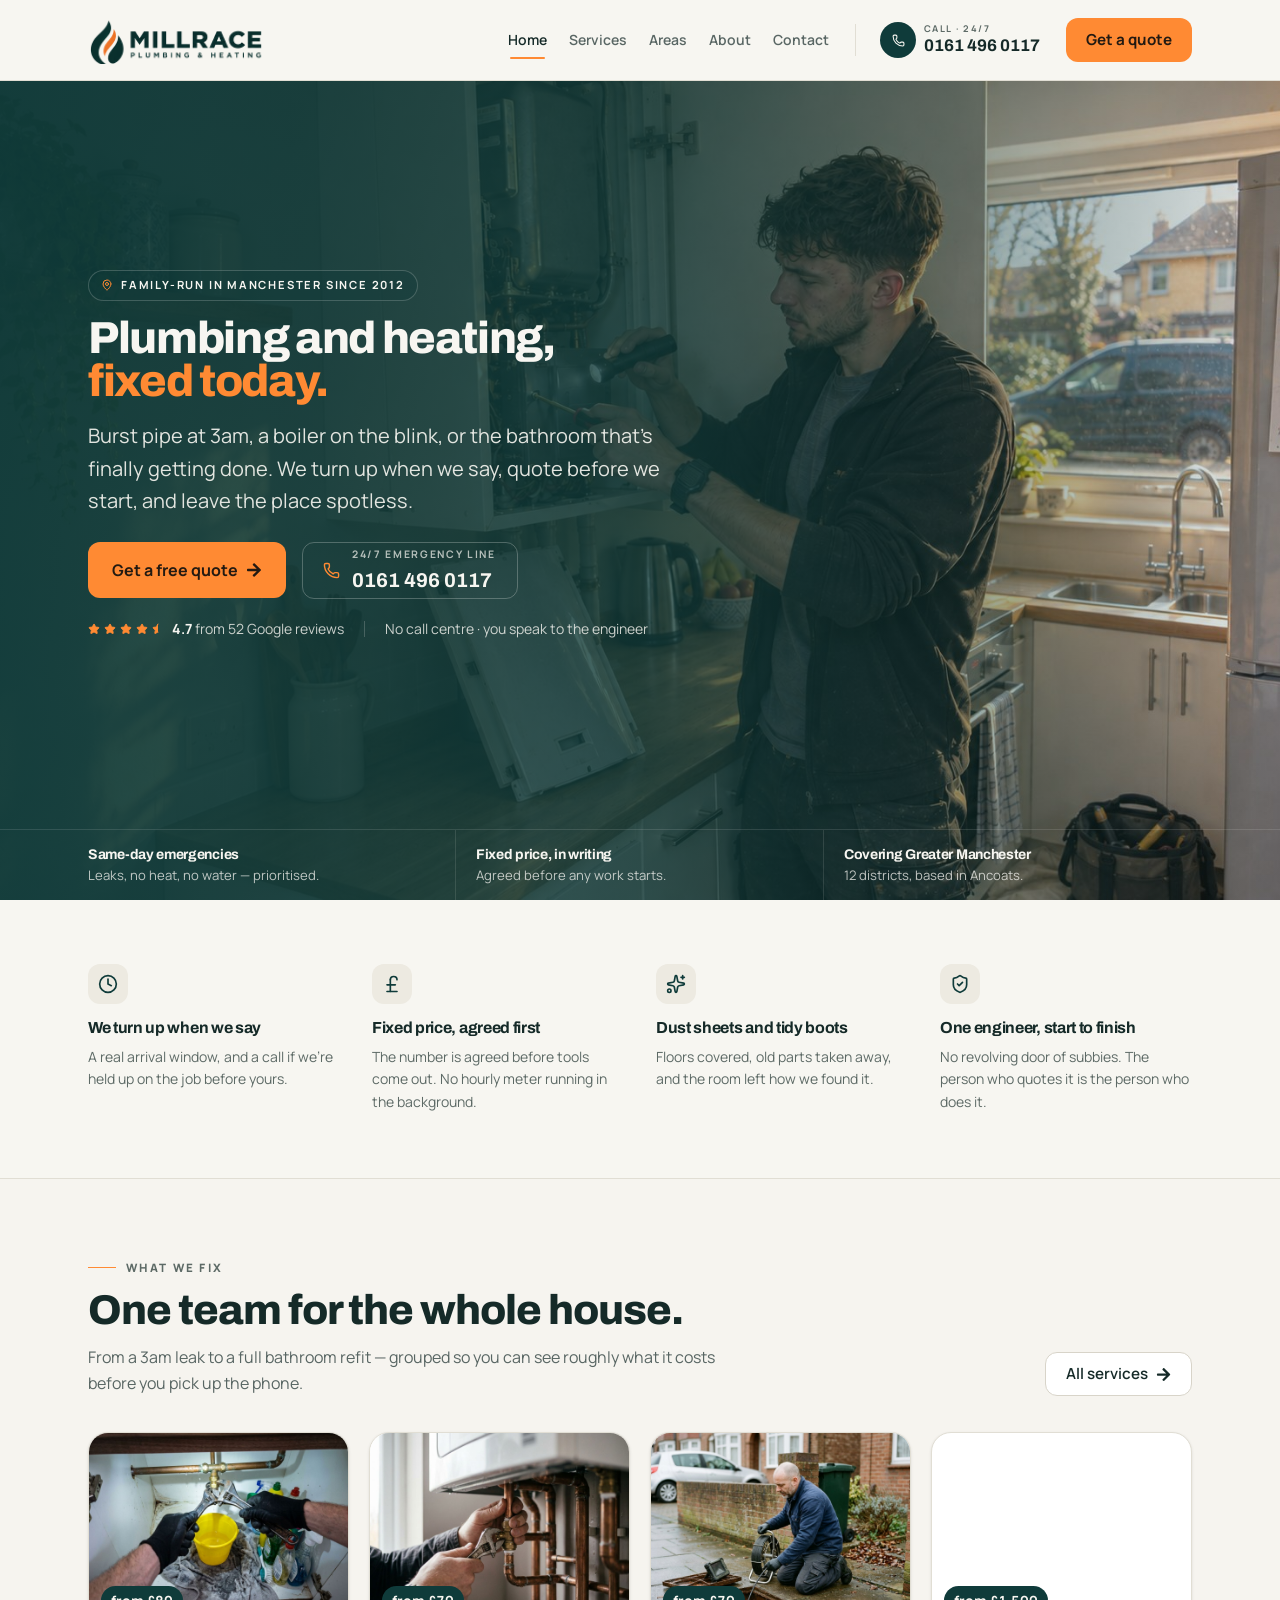
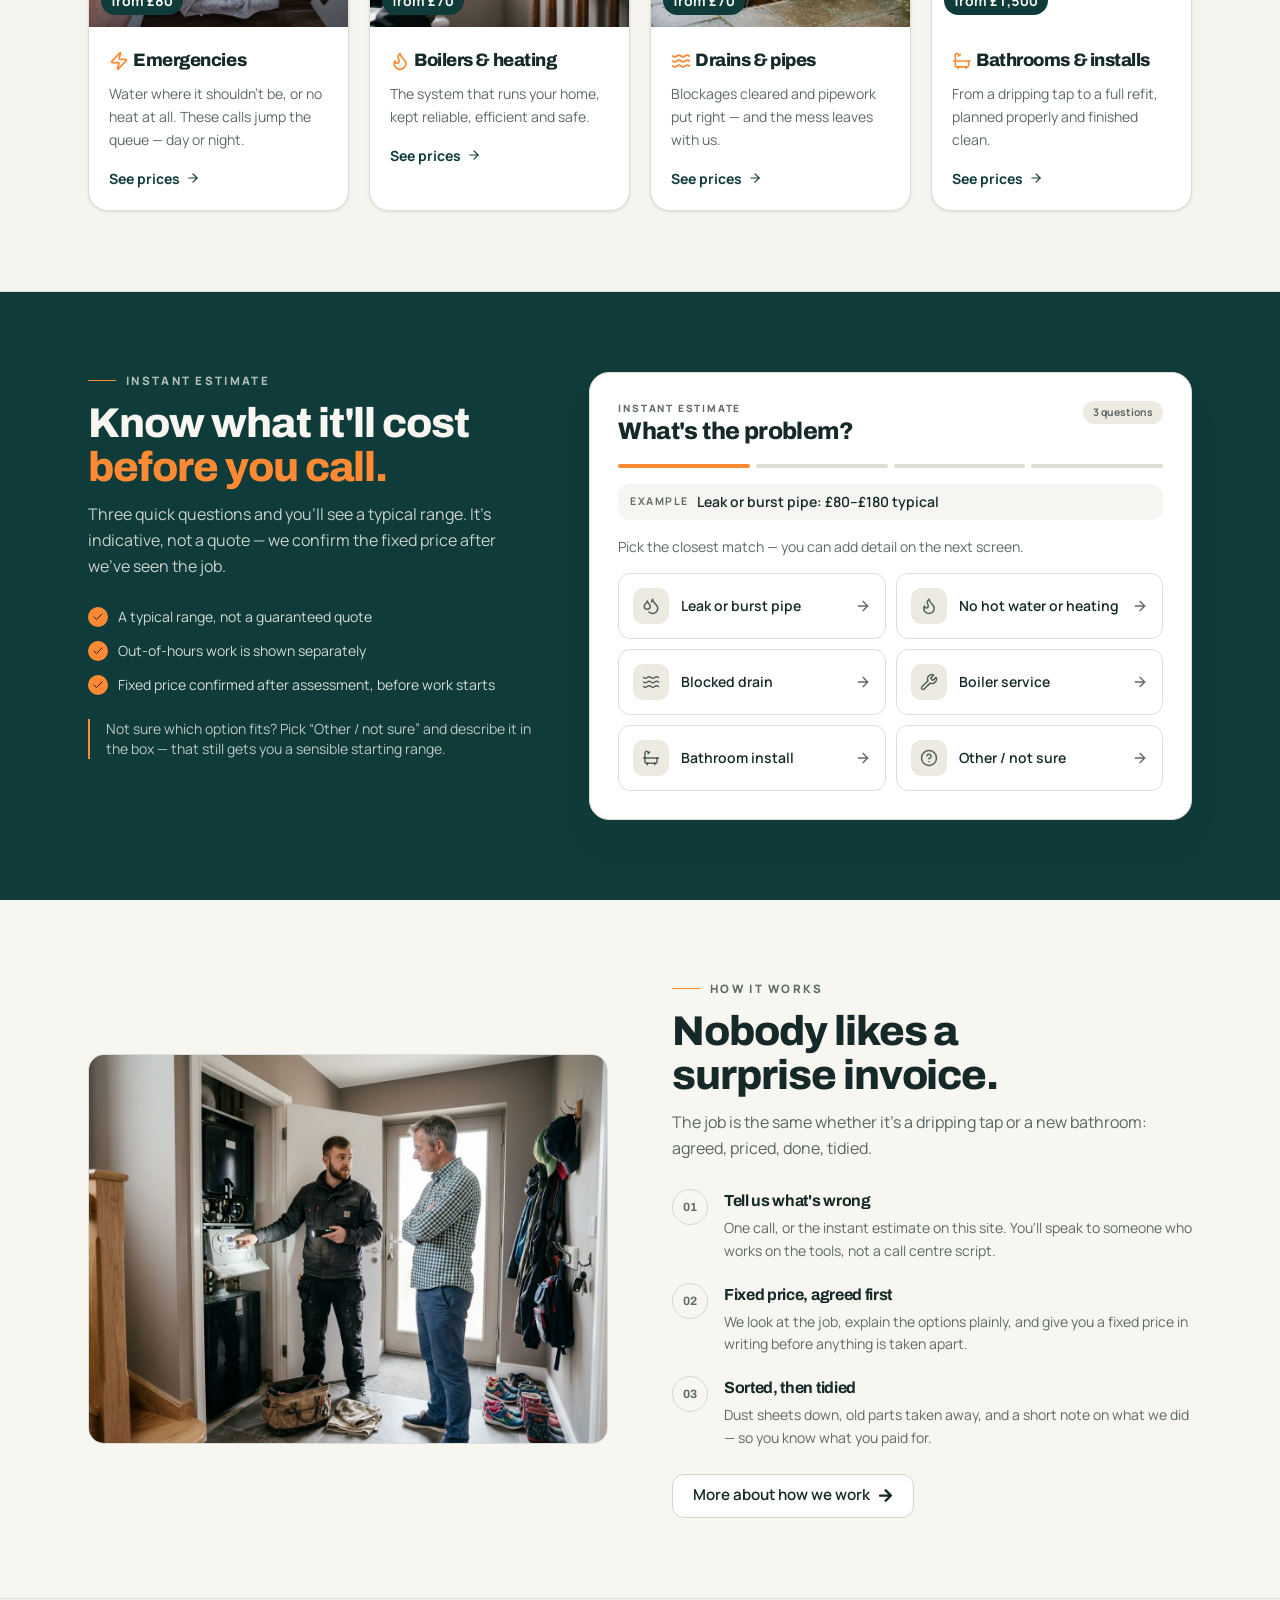
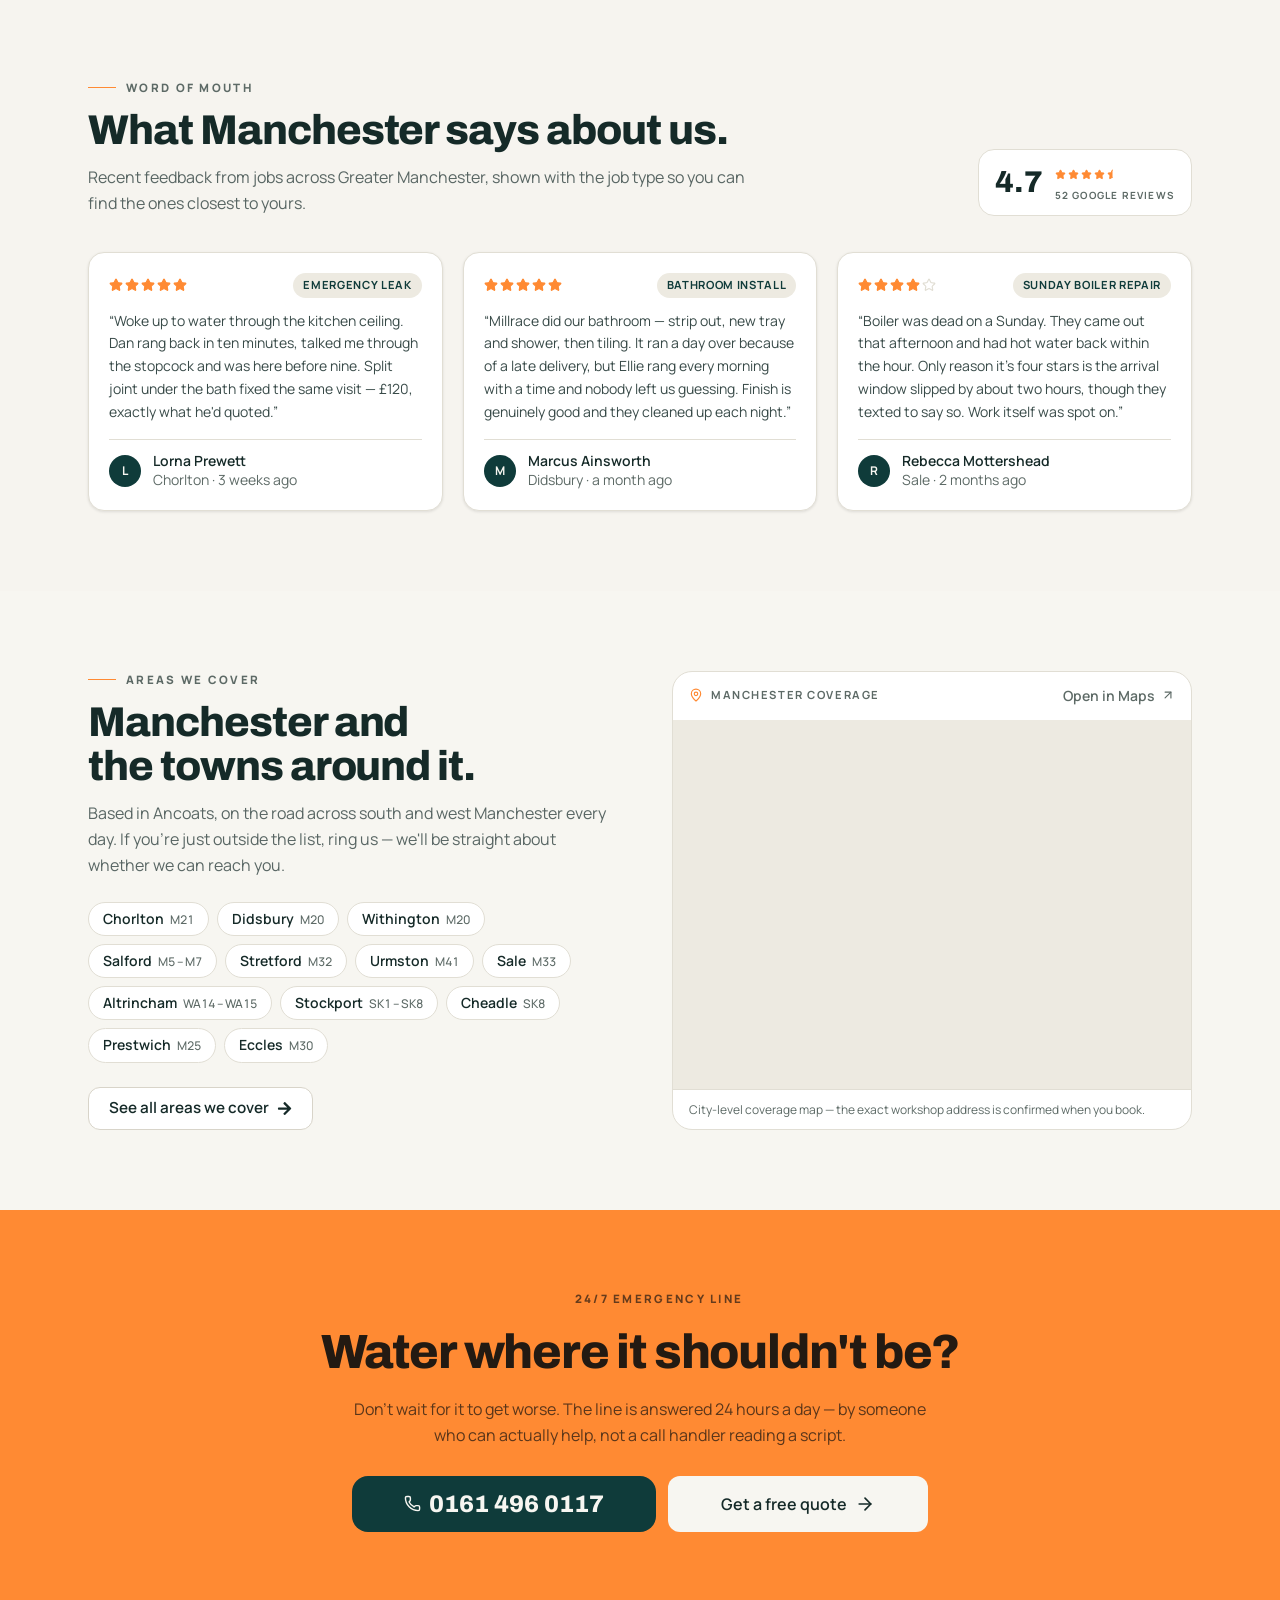
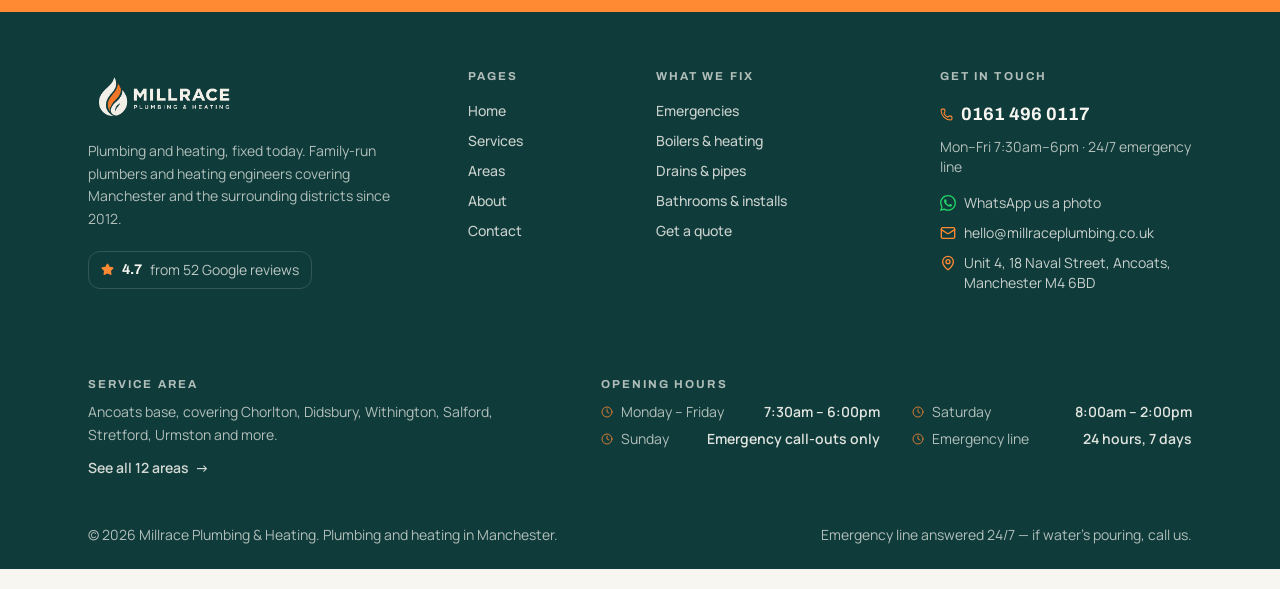
<file: index.html>
<!DOCTYPE html>
<html lang="en-US">
<head>
	<meta charset="UTF-8">
		<title>Millrace Plumbing &amp; Heating</title>
<meta name='robots' content='max-image-preview:large' />
<link rel="alternate" type="application/rss+xml" title="Millrace Plumbing &amp; Heating &raquo; Feed" href="feed/" />
<link rel="alternate" type="application/rss+xml" title="Millrace Plumbing &amp; Heating &raquo; Comments Feed" href="comments/feed/" />
<link rel="alternate" title="oEmbed (JSON)" type="application/json+oembed" href="wp-json/oembed/1.0/embed?url=http%3A%2F%2F127.0.0.1%3A8082%2F" />
<link rel="alternate" title="oEmbed (XML)" type="text/xml+oembed" href="wp-json/oembed/1.0/embed?url=http%3A%2F%2F127.0.0.1%3A8082%2F&#038;format=xml" />
<style id="wp-img-auto-sizes-contain-inline-css">
img:is([sizes=auto i],[sizes^="auto," i]){contain-intrinsic-size:3000px 1500px}
/*# sourceURL=wp-img-auto-sizes-contain-inline-css */
</style>
<style id="wp-emoji-styles-inline-css">

	img.wp-smiley, img.emoji {
		display: inline !important;
		border: none !important;
		box-shadow: none !important;
		height: 1em !important;
		width: 1em !important;
		margin: 0 0.07em !important;
		vertical-align: -0.1em !important;
		background: none !important;
		padding: 0 !important;
	}
/*# sourceURL=wp-emoji-styles-inline-css */
</style>
<style id="global-styles-inline-css">
:root{--wp--preset--aspect-ratio--square: 1;--wp--preset--aspect-ratio--4-3: 4/3;--wp--preset--aspect-ratio--3-4: 3/4;--wp--preset--aspect-ratio--3-2: 3/2;--wp--preset--aspect-ratio--2-3: 2/3;--wp--preset--aspect-ratio--16-9: 16/9;--wp--preset--aspect-ratio--9-16: 9/16;--wp--preset--color--black: #000000;--wp--preset--color--cyan-bluish-gray: #abb8c3;--wp--preset--color--white: #ffffff;--wp--preset--color--pale-pink: #f78da7;--wp--preset--color--vivid-red: #cf2e2e;--wp--preset--color--luminous-vivid-orange: #ff6900;--wp--preset--color--luminous-vivid-amber: #fcb900;--wp--preset--color--light-green-cyan: #7bdcb5;--wp--preset--color--vivid-green-cyan: #00d084;--wp--preset--color--pale-cyan-blue: #8ed1fc;--wp--preset--color--vivid-cyan-blue: #0693e3;--wp--preset--color--vivid-purple: #9b51e0;--wp--preset--gradient--vivid-cyan-blue-to-vivid-purple: linear-gradient(135deg,rgb(6,147,227) 0%,rgb(155,81,224) 100%);--wp--preset--gradient--light-green-cyan-to-vivid-green-cyan: linear-gradient(135deg,rgb(122,220,180) 0%,rgb(0,208,130) 100%);--wp--preset--gradient--luminous-vivid-amber-to-luminous-vivid-orange: linear-gradient(135deg,rgb(252,185,0) 0%,rgb(255,105,0) 100%);--wp--preset--gradient--luminous-vivid-orange-to-vivid-red: linear-gradient(135deg,rgb(255,105,0) 0%,rgb(207,46,46) 100%);--wp--preset--gradient--very-light-gray-to-cyan-bluish-gray: linear-gradient(135deg,rgb(238,238,238) 0%,rgb(169,184,195) 100%);--wp--preset--gradient--cool-to-warm-spectrum: linear-gradient(135deg,rgb(74,234,220) 0%,rgb(151,120,209) 20%,rgb(207,42,186) 40%,rgb(238,44,130) 60%,rgb(251,105,98) 80%,rgb(254,248,76) 100%);--wp--preset--gradient--blush-light-purple: linear-gradient(135deg,rgb(255,206,236) 0%,rgb(152,150,240) 100%);--wp--preset--gradient--blush-bordeaux: linear-gradient(135deg,rgb(254,205,165) 0%,rgb(254,45,45) 50%,rgb(107,0,62) 100%);--wp--preset--gradient--luminous-dusk: linear-gradient(135deg,rgb(255,203,112) 0%,rgb(199,81,192) 50%,rgb(65,88,208) 100%);--wp--preset--gradient--pale-ocean: linear-gradient(135deg,rgb(255,245,203) 0%,rgb(182,227,212) 50%,rgb(51,167,181) 100%);--wp--preset--gradient--electric-grass: linear-gradient(135deg,rgb(202,248,128) 0%,rgb(113,206,126) 100%);--wp--preset--gradient--midnight: linear-gradient(135deg,rgb(2,3,129) 0%,rgb(40,116,252) 100%);--wp--preset--font-size--small: 13px;--wp--preset--font-size--medium: 20px;--wp--preset--font-size--large: 36px;--wp--preset--font-size--x-large: 42px;--wp--preset--spacing--20: 0.44rem;--wp--preset--spacing--30: 0.67rem;--wp--preset--spacing--40: 1rem;--wp--preset--spacing--50: 1.5rem;--wp--preset--spacing--60: 2.25rem;--wp--preset--spacing--70: 3.38rem;--wp--preset--spacing--80: 5.06rem;--wp--preset--shadow--natural: 6px 6px 9px rgba(0, 0, 0, 0.2);--wp--preset--shadow--deep: 12px 12px 50px rgba(0, 0, 0, 0.4);--wp--preset--shadow--sharp: 6px 6px 0px rgba(0, 0, 0, 0.2);--wp--preset--shadow--outlined: 6px 6px 0px -3px rgb(255, 255, 255), 6px 6px rgb(0, 0, 0);--wp--preset--shadow--crisp: 6px 6px 0px rgb(0, 0, 0);}.wp-block-button{--wp--preset--dimension--25: 25%;--wp--preset--dimension--50: 50%;--wp--preset--dimension--75: 75%;--wp--preset--dimension--100: 100%;}:root { --wp--style--global--content-size: 800px;--wp--style--global--wide-size: 1200px; }:where(body) { margin: 0; }.wp-site-blocks > .alignleft { float: left; margin-right: 2em; }.wp-site-blocks > .alignright { float: right; margin-left: 2em; }.wp-site-blocks > .aligncenter { justify-content: center; margin-left: auto; margin-right: auto; }:where(.wp-site-blocks) > * { margin-block-start: 24px; margin-block-end: 0; }:where(.wp-site-blocks) > :first-child { margin-block-start: 0; }:where(.wp-site-blocks) > :last-child { margin-block-end: 0; }:root { --wp--style--block-gap: 24px; }:root :where(.is-layout-flow) > :first-child{margin-block-start: 0;}:root :where(.is-layout-flow) > :last-child{margin-block-end: 0;}:root :where(.is-layout-flow) > *{margin-block-start: 24px;margin-block-end: 0;}:root :where(.is-layout-constrained) > :first-child{margin-block-start: 0;}:root :where(.is-layout-constrained) > :last-child{margin-block-end: 0;}:root :where(.is-layout-constrained) > *{margin-block-start: 24px;margin-block-end: 0;}:root :where(.is-layout-flex){gap: 24px;}:root :where(.is-layout-grid){gap: 24px;}.is-layout-flow > .alignleft{float: left;margin-inline-start: 0;margin-inline-end: 2em;}.is-layout-flow > .alignright{float: right;margin-inline-start: 2em;margin-inline-end: 0;}.is-layout-flow > .aligncenter{margin-left: auto !important;margin-right: auto !important;}.is-layout-constrained > .alignleft{float: left;margin-inline-start: 0;margin-inline-end: 2em;}.is-layout-constrained > .alignright{float: right;margin-inline-start: 2em;margin-inline-end: 0;}.is-layout-constrained > .aligncenter{margin-left: auto !important;margin-right: auto !important;}.is-layout-constrained > :where(:not(.alignleft):not(.alignright):not(.alignfull)){max-width: var(--wp--style--global--content-size);margin-left: auto !important;margin-right: auto !important;}.is-layout-constrained > .alignwide{max-width: var(--wp--style--global--wide-size);}body .is-layout-flex{display: flex;}.is-layout-flex{flex-wrap: wrap;align-items: center;}.is-layout-flex > :is(*, div){margin: 0;}body .is-layout-grid{display: grid;}.is-layout-grid > :is(*, div){margin: 0;}body{padding-top: 0px;padding-right: 0px;padding-bottom: 0px;padding-left: 0px;}:root :where(.wp-element-button, .wp-block-button__link){background-color: #32373c;border-width: 0;color: #fff;font-family: inherit;font-size: inherit;font-style: inherit;font-weight: inherit;letter-spacing: inherit;line-height: inherit;padding-top: calc(0.667em + 2px);padding-right: calc(1.333em + 2px);padding-bottom: calc(0.667em + 2px);padding-left: calc(1.333em + 2px);text-decoration: none;text-transform: inherit;}.has-black-color{color: var(--wp--preset--color--black) !important;}.has-cyan-bluish-gray-color{color: var(--wp--preset--color--cyan-bluish-gray) !important;}.has-white-color{color: var(--wp--preset--color--white) !important;}.has-pale-pink-color{color: var(--wp--preset--color--pale-pink) !important;}.has-vivid-red-color{color: var(--wp--preset--color--vivid-red) !important;}.has-luminous-vivid-orange-color{color: var(--wp--preset--color--luminous-vivid-orange) !important;}.has-luminous-vivid-amber-color{color: var(--wp--preset--color--luminous-vivid-amber) !important;}.has-light-green-cyan-color{color: var(--wp--preset--color--light-green-cyan) !important;}.has-vivid-green-cyan-color{color: var(--wp--preset--color--vivid-green-cyan) !important;}.has-pale-cyan-blue-color{color: var(--wp--preset--color--pale-cyan-blue) !important;}.has-vivid-cyan-blue-color{color: var(--wp--preset--color--vivid-cyan-blue) !important;}.has-vivid-purple-color{color: var(--wp--preset--color--vivid-purple) !important;}.has-black-background-color{background-color: var(--wp--preset--color--black) !important;}.has-cyan-bluish-gray-background-color{background-color: var(--wp--preset--color--cyan-bluish-gray) !important;}.has-white-background-color{background-color: var(--wp--preset--color--white) !important;}.has-pale-pink-background-color{background-color: var(--wp--preset--color--pale-pink) !important;}.has-vivid-red-background-color{background-color: var(--wp--preset--color--vivid-red) !important;}.has-luminous-vivid-orange-background-color{background-color: var(--wp--preset--color--luminous-vivid-orange) !important;}.has-luminous-vivid-amber-background-color{background-color: var(--wp--preset--color--luminous-vivid-amber) !important;}.has-light-green-cyan-background-color{background-color: var(--wp--preset--color--light-green-cyan) !important;}.has-vivid-green-cyan-background-color{background-color: var(--wp--preset--color--vivid-green-cyan) !important;}.has-pale-cyan-blue-background-color{background-color: var(--wp--preset--color--pale-cyan-blue) !important;}.has-vivid-cyan-blue-background-color{background-color: var(--wp--preset--color--vivid-cyan-blue) !important;}.has-vivid-purple-background-color{background-color: var(--wp--preset--color--vivid-purple) !important;}.has-black-border-color{border-color: var(--wp--preset--color--black) !important;}.has-cyan-bluish-gray-border-color{border-color: var(--wp--preset--color--cyan-bluish-gray) !important;}.has-white-border-color{border-color: var(--wp--preset--color--white) !important;}.has-pale-pink-border-color{border-color: var(--wp--preset--color--pale-pink) !important;}.has-vivid-red-border-color{border-color: var(--wp--preset--color--vivid-red) !important;}.has-luminous-vivid-orange-border-color{border-color: var(--wp--preset--color--luminous-vivid-orange) !important;}.has-luminous-vivid-amber-border-color{border-color: var(--wp--preset--color--luminous-vivid-amber) !important;}.has-light-green-cyan-border-color{border-color: var(--wp--preset--color--light-green-cyan) !important;}.has-vivid-green-cyan-border-color{border-color: var(--wp--preset--color--vivid-green-cyan) !important;}.has-pale-cyan-blue-border-color{border-color: var(--wp--preset--color--pale-cyan-blue) !important;}.has-vivid-cyan-blue-border-color{border-color: var(--wp--preset--color--vivid-cyan-blue) !important;}.has-vivid-purple-border-color{border-color: var(--wp--preset--color--vivid-purple) !important;}.has-vivid-cyan-blue-to-vivid-purple-gradient-background{background: var(--wp--preset--gradient--vivid-cyan-blue-to-vivid-purple) !important;}.has-light-green-cyan-to-vivid-green-cyan-gradient-background{background: var(--wp--preset--gradient--light-green-cyan-to-vivid-green-cyan) !important;}.has-luminous-vivid-amber-to-luminous-vivid-orange-gradient-background{background: var(--wp--preset--gradient--luminous-vivid-amber-to-luminous-vivid-orange) !important;}.has-luminous-vivid-orange-to-vivid-red-gradient-background{background: var(--wp--preset--gradient--luminous-vivid-orange-to-vivid-red) !important;}.has-very-light-gray-to-cyan-bluish-gray-gradient-background{background: var(--wp--preset--gradient--very-light-gray-to-cyan-bluish-gray) !important;}.has-cool-to-warm-spectrum-gradient-background{background: var(--wp--preset--gradient--cool-to-warm-spectrum) !important;}.has-blush-light-purple-gradient-background{background: var(--wp--preset--gradient--blush-light-purple) !important;}.has-blush-bordeaux-gradient-background{background: var(--wp--preset--gradient--blush-bordeaux) !important;}.has-luminous-dusk-gradient-background{background: var(--wp--preset--gradient--luminous-dusk) !important;}.has-pale-ocean-gradient-background{background: var(--wp--preset--gradient--pale-ocean) !important;}.has-electric-grass-gradient-background{background: var(--wp--preset--gradient--electric-grass) !important;}.has-midnight-gradient-background{background: var(--wp--preset--gradient--midnight) !important;}.has-small-font-size{font-size: var(--wp--preset--font-size--small) !important;}.has-medium-font-size{font-size: var(--wp--preset--font-size--medium) !important;}.has-large-font-size{font-size: var(--wp--preset--font-size--large) !important;}.has-x-large-font-size{font-size: var(--wp--preset--font-size--x-large) !important;}
:root :where(.wp-block-icon svg){width: 24px;}
:root :where(.wp-block-pullquote){font-size: 1.5em;line-height: 1.6;}
/*# sourceURL=global-styles-inline-css */
</style>
<link rel='stylesheet' id='hello-elementor-css' href='wp-content/themes/hello-elementor/assets/css/reset.css?ver=3.5.2' media='all' />
<link rel='stylesheet' id='hello-elementor-theme-style-css' href='wp-content/themes/hello-elementor/assets/css/theme.css?ver=3.5.2' media='all' />
<link rel='stylesheet' id='hello-elementor-header-footer-css' href='wp-content/themes/hello-elementor/assets/css/header-footer.css?ver=3.5.2' media='all' />
<link rel='stylesheet' id='elementor-frontend-css' href='wp-content/plugins/elementor/assets/css/frontend.min.css?ver=4.4.0' media='all' />
<style id="elementor-frontend-inline-css">
.e-heading-base a, .e-paragraph-base a { all: unset; cursor: pointer; }.elementor :where(.e-svg-base) { width: var(--e-svg-width, 65px); height: var(--e-svg-height, 65px); }form[data-element_type="e-form"].form-state-success [data-element_type="e-form-success-message"],form[data-element_type="e-form"].form-state-error [data-element_type="e-form-error-message"]{ display: block; }.elementor-edit-mode [data-element_type="e-form-success-message"]:is(.elementor-element-editable, :has(.elementor-element-editable), :has(> .elementor-empty-view)),.elementor-edit-mode [data-element_type="e-form-error-message"]:is(.elementor-element-editable, :has(.elementor-element-editable), :has(> .elementor-empty-view)){ display: block; }.e-background-video { position: relative; overflow: hidden; }.e-background-video__media { position: absolute; inset: 0; width: 100%; height: 100%; object-fit: cover; pointer-events: none; z-index: 0; }.e-background-video__content { position: relative; z-index: 1; flex: 1 1 auto; }.elementor-edit-mode .e-background-video__content.e-atomic-element:has(> .elementor-empty-view) { display: flex; flex-direction: column; flex: 1 1 auto; min-height: 0; }.elementor-edit-mode .e-background-video__content.e-atomic-element:has(> .elementor-empty-view) > .elementor-empty-view.elementor-empty-view { position: relative; flex: 1 1 auto; min-height: 120px; height: auto; width: 100%; }.elementor-edit-mode .e-background-video__content.e-atomic-element:has(> .elementor-empty-view) > .elementor-empty-view > .elementor-first-add { position: absolute; inset: 0; width: 100%; height: 100%; }.e-background-video__controls { z-index: 2; }.e-background-video__play, .e-background-video__pause { appearance: none; -webkit-appearance: none; }.e-background-video.e-background-video--playing .e-background-video__play { display: none; }.e-background-video.e-background-video--paused .e-background-video__pause { display: none; }.e-background-video:not(.e-background-video--playing):not(.e-background-video--paused) .e-background-video__controls,.e-background-video:not(.e-background-video--playing):not(.e-background-video--paused) .e-background-video__play,.e-background-video:not(.e-background-video--playing):not(.e-background-video--paused) .e-background-video__pause { display: none; }.e-accordion-item-header-base { list-style: none; }.e-accordion-item-header-base::-webkit-details-marker { display: none; }.e-accordion-item-base { interpolate-size: allow-keywords; }.e-accordion-item-base::details-content {block-size: 0; overflow: hidden;transition: block-size .3s ease, content-visibility .3s ease allow-discrete;}.e-accordion-item-base[open]::details-content { block-size: auto; }.e-accordion-item-icon-base, .e-accordion-item-icon-open-base { --e-svg-width: auto; --e-svg-height: 100%; }:where(.e-accordion-item-icon-base, .e-accordion-item-icon-open-base) .e-svg-base { max-width: 100%; }.e-accordion-item-icon-base.e-accordion-item-icon-base .e-svg-base svg, .e-accordion-item-icon-open-base.e-accordion-item-icon-open-base .e-svg-base svg { width: auto !important; }.e-accordion-item-icon-base svg, .e-accordion-item-icon-open-base svg { transition: transform .3s ease; }.e-accordion-item-base:not([open]) > summary :is(.e-accordion-item-icon-base, .e-accordion-item-icon-open-base) svg { transform: rotate(var(--e-accordion-icon-rotation-closed)); }.e-accordion-item-base[open] > summary :is(.e-accordion-item-icon-base, .e-accordion-item-icon-open-base) svg { transform: rotate(var(--e-accordion-icon-rotation, 180deg)); }.e-accordion-item-header-base.e-accordion-item-header-base:has(> .e-accordion-item-icon-open-base) { display: grid; grid-template-columns: minmax(0, 1fr) auto; align-items: center; }.e-accordion-item-header-base:has(> .e-accordion-item-icon-open-base) > .e-accordion-item-title-base { grid-column: 1; grid-row: 1; }.e-accordion-item-header-base:has(> .e-accordion-item-icon-open-base) > :is(.e-accordion-item-icon-base, .e-accordion-item-icon-open-base) { grid-column: 2; grid-row: 1; }.e-accordion-item-base .e-accordion-item-icon-open-base.e-accordion-item-icon-open-base { visibility: hidden; }.e-accordion-item-base[open] > summary .e-accordion-item-icon-open-base { visibility: visible; }.e-accordion-item-base[open] > summary:has(.e-accordion-item-icon-open-base) .e-accordion-item-icon-base { visibility: hidden; }.e-list-item-marker-base { --e-svg-width: 0.6em; --e-svg-height: 0.6em; }:where(.e-list-item-marker-base) .e-svg-base { flex-shrink: 0; }.e-list-item-marker-base .e-svg-base svg { display: block; }
/*# sourceURL=elementor-frontend-inline-css */
</style>
<link rel='stylesheet' id='elementor-post-5-css' href='wp-content/uploads/elementor/css/post-5.css?ver=1794673204' media='all' />
<link rel='stylesheet' id='widget-image-css' href='wp-content/plugins/elementor/assets/css/widget-image.min.css?ver=4.4.0' media='all' />
<link rel='stylesheet' id='widget-heading-css' href='wp-content/plugins/elementor/assets/css/widget-heading.min.css?ver=4.4.0' media='all' />
<link rel='stylesheet' id='elementor-post-6-css' href='wp-content/uploads/elementor/css/post-6.css?ver=1794673204' media='all' />
<link rel='stylesheet' id='base-desktop-css' href='wp-content/uploads/elementor/css/base-desktop.css?ver=6af88a34b574b' media='all' />
<link rel='stylesheet' id='base-mobile-css' href='wp-content/uploads/elementor/css/base-mobile.css?ver=6af88a34b574b' media='(max-width:767px)' />
<link rel='stylesheet' id='elementor-gf-roboto-css' href='https://fonts.googleapis.com/css?family=Roboto:100,100italic,200,200italic,300,300italic,400,400italic,500,500italic,600,600italic,700,700italic,800,800italic,900,900italic&#038;display=swap' media='all' />
<link rel='stylesheet' id='elementor-gf-robotoslab-css' href='https://fonts.googleapis.com/css?family=Roboto+Slab:100,100italic,200,200italic,300,300italic,400,400italic,500,500italic,600,600italic,700,700italic,800,800italic,900,900italic&#038;display=swap' media='all' />
<link rel='stylesheet' id='elementor-gf-manrope-css' href='https://fonts.googleapis.com/css?family=Manrope:100,100italic,200,200italic,300,300italic,400,400italic,500,500italic,600,600italic,700,700italic,800,800italic,900,900italic&#038;display=swap' media='all' />
<link rel='stylesheet' id='elementor-gf-archivo-css' href='https://fonts.googleapis.com/css?family=Archivo:100,100italic,200,200italic,300,300italic,400,400italic,500,500italic,600,600italic,700,700italic,800,800italic,900,900italic&#038;display=swap' media='all' />
<script id="jquery-core-js" src="wp-includes/js/jquery/jquery.min.js?ver=3.7.1"></script>
<script id="jquery-migrate-js" src="wp-includes/js/jquery/jquery-migrate.min.js?ver=3.4.1"></script>
<link rel="https://api.w.org/" href="wp-json/" /><link rel="alternate" title="JSON" type="application/json" href="wp-json/wp/v2/pages/6" /><link rel="EditURI" type="application/rsd+xml" title="RSD" href="xmlrpc.php?rsd" />
<meta name="generator" content="WordPress 7.1.4" />
<link rel="canonical" href="" />
<link rel='shortlink' href='' />
<meta name="generator" content="Elementor 4.4.0; features: e_font_icon_svg, additional_custom_breakpoints; settings: css_print_method-external, google_font-enabled, font_display-swap">
			<style>
				.e-con.e-parent:nth-of-type(n+4):not(.e-lazyloaded):not(.e-no-lazyload),
				.e-con.e-parent:nth-of-type(n+4):not(.e-lazyloaded):not(.e-no-lazyload) * {
					background-image: none !important;
				}
				@media screen and (max-height: 1024px) {
					.e-con.e-parent:nth-of-type(n+3):not(.e-lazyloaded):not(.e-no-lazyload),
					.e-con.e-parent:nth-of-type(n+3):not(.e-lazyloaded):not(.e-no-lazyload) * {
						background-image: none !important;
					}
				}
				@media screen and (max-height: 640px) {
					.e-con.e-parent:nth-of-type(n+2):not(.e-lazyloaded):not(.e-no-lazyload),
					.e-con.e-parent:nth-of-type(n+2):not(.e-lazyloaded):not(.e-no-lazyload) * {
						background-image: none !important;
					}
				}
			</style>
			<style id="wp-custom-css">
@import url('https://fonts.googleapis.com/css2?family=Archivo:wght@500;600;700;800&family=Manrope:wght@400;500;600;700;800&display=swap');
/* ============================================================
   MILLRACE HOME PAGE — the only custom CSS for this page.
   Everything structural (column widths, gaps, spacing, the hero
   gradient) is set natively in the Elementor editor. What remains
   here is small styling for repeated pieces (cards, chips, the
   quote tool, the mobile bar) plus a few things the free editor
   has no control for — each block says what it does and why.
   ============================================================ */
body{font-family:'Manrope',ui-sans-serif,system-ui,sans-serif;background:#f7f6f1;color:#152a28}
h1,h2,h3,h4,h5{font-family:'Archivo',sans-serif}
.mr-nav{display:flex;justify-content:flex-end;gap:2px;white-space:nowrap}
.mr-nav a{font-family:'Manrope';font-weight:600;font-size:14px;line-height:1.43;color:rgba(21,42,40,0.7);text-decoration:none;padding:8px 10px;border-radius:10px}
.mr-nav a:hover{color:rgba(21,42,40,0.9)}
.mr-nav a.mr-active{color:#152a28;position:relative}
.mr-nav a.mr-active::after{content:"";position:absolute;left:12px;right:12px;bottom:-1px;height:2px;background:#ff8a33;border-radius:2px}
.mr-vdiv{display:block;width:1px;height:32px;background:#e1ded4;margin:0 auto}
.mr-call{display:flex;align-items:center;gap:8px;padding:6px 8px;border-radius:12px;text-decoration:none}
.mr-call:hover{background:rgba(237,234,225,0.55)}
.mr-call-disc{flex:0 0 36px;width:36px;height:36px;border-radius:50%;background:#0f3b3a;color:#f7f6f1;display:inline-flex;align-items:center;justify-content:center}
.mr-call-disc svg{width:13px;height:13px}
.mr-call-stack{line-height:1}
.mr-call small{display:block;text-transform:uppercase;letter-spacing:1.4848px;font-size:9.28px;font-weight:700;color:#5d6a66;white-space:nowrap}
.mr-call strong{display:block;font-family:'Archivo';font-size:16.8px;line-height:21px;color:#152a28;font-weight:700;margin-top:2px;white-space:nowrap}
.mr-badge{display:inline-block;background:rgba(15,59,58,0.3);border:1px solid rgba(247,246,241,0.2);border-radius:999px;padding:6px 12px;letter-spacing:1.792px;font-size:11.2px;font-weight:700;color:#f7f6f1;font-family:'Manrope'}
.mr-stars{color:#ff8a33;letter-spacing:2.5px;font-size:15px}
/* header column widths are set natively on the columns themselves (Column Width %) — no CSS needed */
/* hero: the dark gradient over the photo is a normal background-overlay IMAGE set in the editor (media library: "Hero gradient overlay") — no CSS needed. Only the copy column width is pinned here. */
/* small header hidden on desktop; desktop header hidden below desktop —
   the original keeps its small header all the way up to 1024 (M6) */
.mr-mhead-sec{display:none}
@media (max-width: 1023px){
  .mr-mhead-sec{display:block}
  .mr-header-sec{display:none}
}
/* facts strip dividers + column padding are native per-column settings (M5) */
.mr-strip-sec > .e-con-inner > .e-con:nth-child(2),
.mr-strip-sec > .e-con-inner > .e-con:nth-child(3){border-left:0}
@media (max-width: 767px){
  .mr-mhead-sec > .elementor-container{display:flex;flex-wrap:nowrap;align-items:center}
  .mr-hero-sec .elementor-inner-section > .elementor-container{flex-direction:column}
  .mr-hero-sec .elementor-inner-section > .elementor-container > .elementor-column{flex:1 1 100%;width:100%}
  .mr-hero-sec .elementor-inner-section .elementor-button{width:100%}
}

/* M1 fixes round 3 */
@media (max-width: 767px){ .mr-strip-sec{margin-top:0 !important} }

/* M1 fixes round 4 */
.mr-hero-sec{background-position:68% center !important;position:relative}
.mr-hero-sec::before{content:"";position:absolute;inset:0;background:linear-gradient(to right, rgba(15,59,58,0.95) 0%, rgba(15,59,58,0.78) 50%, rgba(15,59,58,0.1) 100%);pointer-events:none}
.mr-hero-sec > .e-con-inner{position:relative;z-index:1}

/* ================= M2 (full home page) ================= */
h1,h2,h3,h4,h5{letter-spacing:-0.02em}
/* kill Elementor default widget spacing on this page; all rhythm is explicit margins */
.elementor-33 .elementor-widget:not(:last-child){margin-block-end:0}
/* content inset: original container = 1152 box + 24px (16px phone) inner padding */
@media (min-width:768px){
  .mr-inset > .elementor-container > .elementor-column:first-of-type > .elementor-widget-wrap{padding-left:24px}
  .mr-inset > .elementor-container > .elementor-column:last-of-type > .elementor-widget-wrap{padding-right:24px}
}
@media (max-width:767px){
  .mr-inset > .elementor-container > .elementor-column:first-of-type > .elementor-widget-wrap{padding-left:16px}
  .mr-inset > .elementor-container > .elementor-column:last-of-type > .elementor-widget-wrap{padding-right:16px}
}
/* header: border + sticky like the original; phone stack vertically centred */
.mr-header-sec{border-bottom:1px solid #e1ded4;position:sticky;top:0;z-index:99}
.mr-mhead-sec{border-bottom:1px solid #e1ded4;position:sticky;top:0;z-index:99}
.mr-mbtn{display:flex;align-items:center;justify-content:center;width:40px;height:40px;border-radius:12px;margin-left:auto}
.mr-mbtn svg{width:20px;height:20px}
.mr-mbtn-tel{background:#ff8a33;color:#231a12}
.mr-mbtn-menu{background:#fff;border:1px solid #d8d4c9;color:#152a28}
@media (max-width:767px){
  .mr-hero-sec > .e-con-inner{height:100%;align-items:center;justify-content:center !important}
  .mr-hero-sec > .e-con-inner > .e-con{justify-content:center;align-self:center}
  .mr-headrow-sec > .e-con-inner{gap:32px}
  .mr-hero-sec .elementor-widget-button .elementor-button{width:100%}
  .mr-headrow-sec h2.elementor-heading-title, .mr-process-sec h2.elementor-heading-title, .mr-areas-sec h2.elementor-heading-title{letter-spacing:-0.75px !important}
  .mr-hero-sec h1.elementor-heading-title{letter-spacing:-0.82px !important}
  .mr-h2{letter-spacing:-0.75px}
  .mr-cta-h2{letter-spacing:-0.8px}
}
/* Mobile drop-down menu: the section is hidden until the burger button's
   link makes it the page target. This CSS-only toggle needs no JavaScript,
   never appears on desktop, and drops the five normal page links below the
   sticky phone header in the site's cream / teal / orange language. */
.mr-mmenu-sec{display:none !important}
@media (max-width:1023px){
  .mr-mmenu-sec:target{display:flex !important;position:fixed;top:65px;left:0;right:0;z-index:98;max-height:calc(100svh - 65px);overflow:auto;background:#f7f6f1;border-bottom:1px solid #e1ded4;box-shadow:0 22px 28px -24px rgba(21,42,40,0.5)}
  .mr-mnav{display:flex;flex-direction:column;padding:6px 0 10px}
  .mr-mnav a{display:flex;align-items:center;min-height:52px;padding:13px 20px;border-top:1px solid #e9e6dc;color:#152a28;font-family:'Manrope';font-size:16px;font-weight:700;line-height:1.25;text-decoration:none}
  .mr-mnav a:first-child{border-top:0}
  .mr-mnav a:hover,.mr-mnav a:focus{background:#f2f1eb;color:#0f3b3a}
  .mr-mnav a.mr-mnav-active{color:#0f3b3a;box-shadow:inset 4px 0 0 #ff8a33}
  .mr-mnav a.mr-mnav-close{min-height:44px;justify-content:center;color:#0f3b3a;font-size:13px;font-weight:800;letter-spacing:1.2px;text-transform:uppercase}
}
.mr-header-sec .elementor-inner-section > .elementor-container{align-items:center}
.mr-header-sec .elementor-inner-section .elementor-column > .elementor-widget-wrap{padding-top:0;padding-bottom:0}
/* hero: full first screen, content centred in the zone above the facts strip */
.mr-hero-sec{display:flex;align-items:center;min-height:calc(100svh - 65px);padding-bottom:0}
.mr-hero-sec > .elementor-container{width:100%}
@media (min-width:640px){
  /* hero fills the first screen under the header; the bottom 71px is where the facts strip overlaps,
     so the copy is centred in the space above the strip: nudge it up by half the strip height (36px) */
  .mr-hero-sec{min-height:calc(100svh - 81px);padding-bottom:71px}
  .mr-hero-sec > .elementor-container{transform:translateY(-36px)}
}
@media (min-width:640px) and (max-width:767px){ .mr-hero-sec{min-height:calc(100svh - 65px)} }
/* facts strip: translucent strip INSIDE the hero on desktop, hidden on phones (original: hidden below 640px) */
.mr-strip-sec{background:transparent}
@media (max-width:639px){ .mr-strip-sec{display:none !important} }
@media (min-width:640px){
  .mr-strip-sec{border-top:1px solid rgba(247,246,241,0.12)}
}
/* the original site resets paragraph margins (Tailwind preflight); the theme does not, so do it here or every text block grows a stray bottom margin. HTML-widget paragraphs keep their own class-set top margins; only the bottom is zeroed (that is the preflight behaviour). */
.elementor-widget-text-editor p{margin-top:0;margin-bottom:0}
.elementor-widget-html p{margin-bottom:0}
.elementor-widget-html h1,.elementor-widget-html h2,.elementor-widget-html h3,.elementor-widget-html h4,.elementor-widget-html h5,.elementor-widget-html h6{margin:0}
/* eyebrow + shared bits */
.mr-eyebrow{display:flex;align-items:center;gap:10px;font-family:'Manrope';font-size:11.52px;font-weight:800;letter-spacing:2.304px;text-transform:uppercase;color:#5d6a66;line-height:1.5;margin:0}
.mr-eyebrow::before{content:"";width:28px;height:1px;background:#ff8a33;flex:0 0 28px}
.mr-eyebrow-dark{color:rgba(247,246,241,0.7)}
.mr-eyebrow-center{justify-content:center}
/* promises */
/* promises layout (4 / 2 / 1 columns) is native: column widths + section gap are set on the elements themselves */
.mr-promise-icon{display:inline-flex;align-items:center;justify-content:center;width:40px;height:40px;border-radius:12px;background:#edeae1;color:#0f3b3a}
.mr-promise-icon svg{width:20px;height:20px}
/* services cards */
/* service card colours/border/radius/shadow are set natively on each column. CSS only does two things the free editor has no control for: clipping the photo to the card's rounded corners, and the hover state (orange border + deeper shadow, from the original). */
.mr-services-sec > .e-con-inner > .e-con{overflow:hidden;transition:border-color .25s ease, box-shadow .25s ease}
.mr-services-sec > .e-con-inner > .e-con:hover{border-color:#ff8a33;box-shadow:0 10px 15px -3px rgba(0,0,0,0.1),0 4px 6px -4px rgba(0,0,0,0.1)}
.mr-card-img{position:relative;aspect-ratio:4/3;overflow:hidden}
.mr-card-img img{width:100%;height:100%;object-fit:cover;display:block}
.mr-price-badge{position:absolute;left:12px;bottom:12px;background:#0f3b3a;color:#f7f6f1;font-family:'Manrope';font-size:14px;font-weight:700;padding:4px 10px;border-radius:999px;font-variant-numeric:tabular-nums}
.mr-card-body{padding:20px}
.mr-card-title{display:flex;align-items:center;gap:4px}
.mr-card-title svg{width:20px;height:20px;color:#ff8a33;flex:0 0 20px}
.mr-card-title span{font-family:'Archivo';font-size:18px;font-weight:800;line-height:1.55;letter-spacing:-0.45px;color:#152a28}
.mr-card-blurb{margin:8px 0 0;font-size:14px;line-height:1.625;color:#5d6a66}
.mr-card-link{margin-top:16px;display:inline-flex;align-items:center;gap:6px;font-size:14px;font-weight:700;color:#0f3b3a}
.mr-card-link svg{width:14px;height:14px}
/* estimate layout */
/* estimate layout is native: column widths (38.6% / 61.4%) + section gap set on the elements */
.mr-check-item{display:flex;align-items:center;gap:10px;font-size:14px;color:rgba(247,246,241,0.85);line-height:1.43}
.mr-check-disc{flex:0 0 20px;width:20px;height:20px;border-radius:50%;background:#ff8a33;color:#231a12;display:inline-flex;align-items:center;justify-content:center}
.mr-check-disc svg{width:12px;height:12px}
/* process */
/* process layout is native on desktop (column widths + gap). On phones the original shows the words BEFORE the photo; classic columns cannot swap order natively, so this one rule flips the row on small screens. */
@media (max-width:1023px){ .mr-process-sec > .elementor-container{flex-direction:column-reverse} }
.mr-process-sec .elementor-widget-image img{aspect-ratio:4/3;object-fit:cover;border-radius:16px;border:1px solid rgba(21,42,40,0.12);width:100%}
.mr-step-num{flex:0 0 36px;width:36px;height:36px;border-radius:50%;border:1px solid rgba(21,42,40,0.15);display:inline-flex;align-items:center;justify-content:center;font-family:'Archivo';font-size:12px;font-weight:700;color:#5d6a66;font-variant-numeric:tabular-nums}
/* reviews */
/* review cards: layout, card colours, borders and padding are all native element settings */
.mr-stars-row{display:inline-flex;align-items:center;gap:2px;color:#ff8a33}
.mr-stars-row svg{width:14px;height:14px}
.mr-stars-hero svg{width:12px;height:12px}
.mr-stars-hero{gap:4px}
.mr-stars-chip svg{width:11px;height:11px}
.mr-stars-empty{color:#e1ded4}
.mr-rev-top{display:flex;align-items:center;justify-content:space-between;gap:8px;flex-wrap:wrap}
.mr-job-pill{background:#edeae1;color:#0f3b3a;font-size:11.2px;font-weight:700;letter-spacing:0.672px;text-transform:uppercase;padding:4px 10px;border-radius:999px;white-space:nowrap}
.mr-rating-chip{display:inline-flex;align-items:center;gap:12px;background:#fff;border:1px solid #e1ded4;border-radius:16px;padding:12px 16px;text-align:left}
.mr-rating-chip .mr-big{font-family:'Archivo';font-size:30px;font-weight:800;line-height:1.2;color:#152a28}
.mr-rating-chip .mr-sub{display:block;margin-top:2px;font-size:9.92px;font-weight:700;letter-spacing:1.1904px;color:#5d6a66;text-transform:uppercase}
/* areas */
/* areas layout is native: column widths (45.8% / 54.2%) + section gap set on the elements */
.mr-area-chips{display:flex;flex-wrap:wrap;gap:8px;list-style:none;margin:0;padding:0}
.mr-area-chips li{display:inline-block;background:#fff;border:1px solid #e1ded4;border-radius:999px;padding:6px 14px;font-size:14px;font-weight:600;line-height:1.43;color:#152a28}
.mr-area-chips li span{font-size:12px;font-weight:500;color:#5d6a66;font-variant-numeric:tabular-nums;margin-left:6px}
.mr-map-card{background:#fff;border:1px solid #e1ded4;border-radius:20px;overflow:hidden;display:flex;flex-direction:column}
.mr-map-head{display:flex;align-items:center;justify-content:space-between;gap:12px;padding:13px 16px 14px}
.mr-map-head .mr-map-label{display:inline-flex;align-items:center;gap:8px;font-size:11.2px;font-weight:700;letter-spacing:1.568px;text-transform:uppercase;color:#5d6a66}
.mr-map-head .mr-map-label svg{width:14px;height:14px;color:#ff8a33}
.mr-map-head a{display:inline-flex;align-items:center;gap:6px;font-size:14px;font-weight:600;color:#5d6a66;text-decoration:none}
.mr-map-head a:hover{color:#2b3d3b}
.mr-map-head a svg{width:14px;height:14px}
.mr-map-frame{position:relative;flex:1;min-height:256px;background:#edeae1}
.mr-map-frame iframe{position:absolute;inset:0;width:100%;height:100%;border:0}
.mr-map-foot{margin:0;padding:10px 16px;border-top:1px solid #e1ded4;font-size:12px;line-height:1.625;color:#5d6a66}
/* cta (button row layout is in the M5 block below with .mr-cta-btns) */
/* footer */
.mr-foot-h{font-family:'Archivo';font-size:11.52px;font-weight:700;letter-spacing:2.0736px;text-transform:uppercase;line-height:1.5;color:rgba(247,246,241,0.7);margin:0}
.mr-foot-links{list-style:none;margin:16px 0 0;padding:0;font-size:14px;line-height:1.43}
.mr-foot-links li{margin:0}
.mr-foot-links li+li{margin-top:10px}
.mr-foot-links li:last-child{margin-bottom:0}
.mr-foot-links a{font-size:14px;font-weight:500;line-height:1.43;color:rgba(247,246,241,0.8);text-decoration:none}
.mr-foot-links a:hover{color:#ff8a33}
.mr-foot-blurb{max-width:320px}
.mr-foot-areas-link{display:inline-flex;align-items:center;gap:6px;font-size:14px;font-weight:600;color:rgba(247,246,241,0.85);text-decoration:underline;text-underline-offset:2px}
.mr-foot-areas-link:hover{color:#ff8a33}
.mr-hours{display:grid;grid-template-columns:1fr 1fr;gap:6px 32px;margin-top:8px}
.mr-hours .mr-hday{white-space:nowrap}
@media (max-width:639px){ .mr-hours{grid-template-columns:1fr} }
.mr-hours .mr-hrow{display:flex;align-items:flex-start;justify-content:space-between;gap:16px;font-size:14px}
.mr-hours .mr-hday{display:inline-flex;align-items:center;gap:8px;color:rgba(247,246,241,0.7)}
.mr-hours .mr-hday svg{width:12px;height:12px;color:rgba(255,138,51,0.8);flex:0 0 12px}
.mr-hours .mr-htime{font-weight:600;color:rgba(247,246,241,0.9);text-align:right}
/* mobile action bar */
.mr-mobilebar-sec .elementor-widget-wrap{padding:0}
#mr-mobile-bar{display:none}
@media (max-width:767px){
  #mr-mobile-bar{display:block;position:fixed;left:0;right:0;bottom:0;z-index:999;border-top:1px solid rgba(247,246,241,0.1);box-shadow:0 -8px 24px -12px rgba(0,0,0,0.4);font-family:'Manrope'}
  #mr-mobile-bar .mr-mb-grid{display:grid;grid-template-columns:1.25fr 1fr 1fr}
  #mr-mobile-bar a{display:flex;flex-direction:column;align-items:center;justify-content:center;gap:2px;padding:10px 0 calc(10px + env(safe-area-inset-bottom));text-decoration:none}
  #mr-mobile-bar a svg{width:20px;height:20px}
  #mr-mobile-bar a span{font-size:11.2px;font-weight:800;letter-spacing:0.5px;text-transform:uppercase}
  #mr-mobile-bar .mr-mb-call{background:#ff8a33;color:#231a12}
  #mr-mobile-bar .mr-mb-wa{background:#128c7e;color:#fff}
  #mr-mobile-bar .mr-mb-quote{background:#0f3b3a;color:#f7f6f1}
  #mr-mobile-bar .mr-mb-wa span, #mr-mobile-bar .mr-mb-quote span{font-weight:700}
  #mr-mobile-bar a + a{border-left:1px solid rgba(247,246,241,0.12)}
}
/* quote tool (code-carried block) */
.mr-quote{background:#fff;border:1px solid #e1ded4;border-radius:20px;box-shadow:0 24px 40px -18px rgba(15,59,58,0.25);padding:20px;font-family:'Manrope';color:#152a28}
@media (min-width:768px){ .mr-quote{padding:28px} }
.mr-q-head{display:flex;align-items:flex-start;justify-content:space-between;gap:16px}
.mr-q-kicker{margin:0;font-size:10px;font-weight:800;letter-spacing:1.8px;text-transform:uppercase;color:#5d6a66;line-height:1.5}
.mr-q-main{display:flex;flex-direction:column}
.mr-q-r-label,.mr-q-r-meta,.mr-q-r-price,.mr-q-r-check,.mr-q-r-note,.mr-q-rather,.mr-q-sent-strip{margin-bottom:0}
.mr-q-title{margin-top:4px;font-family:'Archivo';font-size:20px;font-weight:800;letter-spacing:-0.6px;line-height:1.333}
@media (min-width:768px){ .mr-q-title{font-size:24px} }
.mr-q-chip{flex:0 0 auto;background:#edeae1;border-radius:999px;padding:4px 10px;font-size:10.4px;font-weight:700;color:#5d6a66}
.mr-q-progress{display:flex;gap:6px;margin-top:16px}
.mr-q-progress span{flex:1;height:4px;border-radius:999px;background:#e1ded4}
.mr-q-progress span.on{background:#ff8a33}
.mr-q-example{margin-top:16px;display:flex;flex-wrap:wrap;align-items:center;gap:8px;background:rgba(242,241,235,0.7);border-radius:12px;padding:8px 12px;font-size:14px;line-height:1.43}
.mr-q-ex-label{font-size:10.56px;font-weight:700;letter-spacing:1.4784px;text-transform:uppercase;color:#5d6a66}
.mr-q-ex-text{font-weight:600}
.mr-q-para{margin:16px 0 0;font-size:14px;color:#5d6a66}
.mr-q-grid{display:grid;gap:10px;margin-top:16px}
@media (min-width:640px){ .mr-q-grid{grid-template-columns:1fr 1fr} .mr-q-grid.cols3{grid-template-columns:1fr 1fr 1fr} }
.mr-q-opt{display:flex;align-items:center;gap:12px;width:100%;text-align:left;background:#fff;border:1px solid #e1ded4;border-radius:12px;padding:14px;cursor:pointer;font-family:'Manrope';transition:border-color .12s, background .12s}
.mr-q-opt:hover{border-color:rgba(21,42,40,0.35);background:#f2f1eb}
.mr-q-opt .mr-q-disc{flex:0 0 36px;width:36px;height:36px;border-radius:10px;background:#edeae1;color:rgba(21,42,40,0.7);display:inline-flex;align-items:center;justify-content:center}
.mr-q-opt .mr-q-disc svg{width:18px;height:18px}
.mr-q-opt .mr-q-opt-label{flex:1;font-size:14px;font-weight:600;color:#152a28}
.mr-q-opt .mr-q-arrow{width:16px;height:16px;color:#5d6a66;display:inline-flex}
.mr-q-opt .mr-q-arrow svg{width:16px;height:16px}
.mr-q-opt .mr-q-check{width:16px;height:16px;color:#0f3b3a;display:none}
.mr-q-opt .mr-q-check svg{width:16px;height:16px}
.mr-q-opt[aria-pressed="true"]{border-color:#0f3b3a;background:#edeae1}
.mr-q-opt[aria-pressed="true"] .mr-q-disc{background:#0f3b3a;color:#f7f6f1}
.mr-q-opt[aria-pressed="true"] .mr-q-arrow{display:none}
.mr-q-opt[aria-pressed="true"] .mr-q-check{display:inline-flex}
.mr-q-back{margin-top:16px;margin-left:-8px;display:inline-flex;align-items:center;gap:8px;background:none;border:0;padding:8px 12px;font-family:'Manrope';font-size:14px;font-weight:500;color:#5d6a66;cursor:pointer}
.mr-q-back svg{width:16px;height:16px}
.mr-q-result{background:#0f3b3a;border-radius:16px;padding:20px;color:#f7f6f1}
.mr-q-r-top{display:flex;flex-wrap:wrap;align-items:flex-end;justify-content:space-between;gap:8px}
.mr-q-r-label{font-size:10px;font-weight:700;letter-spacing:1.8px;text-transform:uppercase;color:rgba(247,246,241,0.55)}
.mr-q-r-meta{font-size:11.2px;color:rgba(247,246,241,0.55)}
.mr-q-r-price{margin-top:8px;font-family:'Archivo';font-size:clamp(26.4px,7vw,44px);line-height:1;font-weight:800;font-variant-numeric:tabular-nums}
.mr-q-r-check{margin-top:8px;display:flex;align-items:flex-start;gap:6px;font-size:14px;color:#ff8a33}
.mr-q-r-check svg{width:16px;height:16px;flex:0 0 16px;margin-top:2px}
.mr-q-r-note{margin-top:8px;font-size:12px;color:rgba(247,246,241,0.55)}
.mr-q-form{margin-top:16px;display:grid;gap:10px}
@media (min-width:640px){ .mr-q-form{grid-template-columns:1fr 1fr} .mr-q-form .wide{grid-column:span 2} }
.mr-q-form input,.mr-q-form textarea{background:#f7f6f1;border:1px solid #d8d4c9;border-radius:10px;padding:0 12px;height:44px;font-family:'Manrope';font-size:14px;color:#152a28;width:100%;box-sizing:border-box}
.mr-q-form textarea{height:auto;min-height:80px;padding:10px 12px;resize:vertical}
.mr-q-form-btns{display:flex;flex-direction:column;gap:8px}
@media (min-width:640px){ .mr-q-form-btns{flex-direction:row} }
.mr-q-submit{flex:1;background:#ff8a33;color:#231a12;border:0;border-radius:12px;height:56px;font-family:'Manrope';font-size:16px;font-weight:700;cursor:pointer}
.mr-q-submit:hover{background:#f07d1f}
.mr-q-change{display:inline-flex;align-items:center;justify-content:center;gap:8px;background:transparent;border:1px solid #d8d4c9;border-radius:12px;height:56px;padding:0 24px;font-family:'Manrope';font-size:16px;font-weight:600;color:#152a28;cursor:pointer}
.mr-q-change svg{width:16px;height:16px}
.mr-q-rather{margin-top:12px;display:flex;align-items:center;justify-content:center;gap:6px;text-align:center;font-size:12px;color:#5d6a66}
.mr-q-rather svg{width:14px;height:14px}
.mr-q-sent{text-align:center;padding:32px 0}
.mr-q-sent-disc{margin:0 auto;width:56px;height:56px;border-radius:50%;background:#ff8a33;color:#231a12;display:flex;align-items:center;justify-content:center}
.mr-q-sent-disc svg{width:28px;height:28px}
.mr-q-sent h3{margin-top:16px;font-family:'Archivo';font-size:24px;font-weight:800;letter-spacing:-0.02em}
.mr-q-sent p{margin:8px auto 0;max-width:384px;font-size:14px;line-height:1.625;color:#5d6a66}
.mr-q-sent .mr-q-sent-strip{margin-top:16px;background:#edeae1;border-radius:12px;padding:12px;font-size:14px}
.mr-q-sent .mr-q-sent-strip a{font-weight:700;color:#0f3b3a;text-decoration:underline;text-underline-offset:2px}
.mr-q-again{margin-top:24px;background:transparent;border:1px solid #d8d4c9;border-radius:12px;height:40px;padding:0 16px;font-family:'Manrope';font-size:14px;font-weight:600;color:#152a28;cursor:pointer}
/* M2 late overrides */
.mr-badge{display:inline-flex;align-items:center;gap:8px}
.mr-badge svg{width:12px;height:12px;color:#ff8a33;flex:0 0 12px}
.mr-avatar{flex:0 0 32px;width:32px;height:32px;border-radius:50%;background:#0f3b3a;color:#f7f6f1;display:inline-flex;align-items:center;justify-content:center;font-size:12px;font-weight:700}
.mr-foot-star{display:inline-flex;color:#ff8a33}
.mr-foot-star svg{width:13px;height:13px}
@media (min-width:640px) and (max-width:767px){ .mr-strip-sec{margin-top:-71px !important} }
.mr-areas-sec > .e-con-inner > .e-con:nth-child(2) > .elementor-widget-html{flex:1;display:flex}
.mr-map-card{flex:1}
@media (max-width:767px){
  .mr-footer3-sec .elementor-inner-section > .elementor-container{display:flex;flex-direction:column;gap:8px}
  .mr-footer3-sec .elementor-inner-section .elementor-widget{text-align:left}
}
/* footer legal row: two native columns (62% / 38%) */

.mr-h2{font-family:Archivo,sans-serif;font-weight:800;font-size:41.6px;line-height:1.06;letter-spacing:-1.04px;margin:0}
@media (max-width:767px){.mr-h2{font-size:30px}}
.mr-cta-h2{font-family:Archivo,sans-serif;font-weight:800;font-size:48px;line-height:1;letter-spacing:-1.2px;color:#231a12;text-align:center;margin:0}
@media (max-width:767px){.mr-cta-h2{font-size:32px;line-height:1.05}}
.mr-cta-btns{display:flex;gap:12px;justify-content:center;margin:0 auto;max-width:576px}
.mr-cta-btns a{display:inline-flex;align-items:center;justify-content:center;gap:8px;text-decoration:none;box-sizing:border-box}
.mr-cta-btns a svg{width:17px;height:17px;flex:none}
.mr-cta-btns .b1{background:#0f3b3a;color:#f7f6f1;border-radius:16px;padding:0 20px;height:56px;width:304px;font-family:Archivo,sans-serif;font-weight:800;font-size:24px}
.mr-cta-btns .b2{background:#f7f6f1;color:#152a28;border-radius:12px;padding:0 28px;height:56px;width:260px;font-family:Manrope,sans-serif;font-weight:600;font-size:16px}
.mr-cta-btns .b2 svg{width:20px;height:20px}
.mr-cta-btns .b2:hover{background:rgba(247,246,241,0.93)}
@media (max-width:639px){.mr-cta-btns{flex-direction:column}.mr-cta-btns .b1,.mr-cta-btns .b2{width:100%}}

/* M2 content rules for generator markup */
.mr-badge{white-space:nowrap}
.mr-chips{display:flex;flex-wrap:wrap;gap:8px}
.mr-review-text{margin:12px 0 0;font-size:14px;line-height:1.625;color:rgba(21,42,40,0.85)}
.mr-rev-stack{display:inline-flex;flex-direction:column}
.mr-review-meta{display:flex;align-items:center;gap:12px;margin-top:16px;border-top:1px solid #e1ded4;padding-top:12px}
.mr-rev-name{font-weight:600;font-size:14px;line-height:1.25;color:#152a28}
.mr-rev-sub{font-size:14px;line-height:1.43;color:#5d6a66}
.mr-foot-contact{display:flex;gap:8px;align-items:flex-start;font-size:14px;line-height:1.43;color:rgba(247,246,241,0.8)}
.mr-foot-contact + .mr-foot-contact{margin-top:10px}
.mr-foot-contact .mr-fc-ic{display:inline-flex;flex:0 0 16px;width:16px;height:16px;color:#ff8a33;margin-top:2px}
.mr-foot-contact .mr-fc-ic svg{width:16px;height:16px}
.mr-foot-contact .mr-fc-wa{color:#25d366}
.mr-foot-contact a{color:inherit;text-decoration:none}
.mr-foot-contact a:hover{color:#ff8a33}
.mr-foot-rating{display:inline-flex;align-items:center;gap:8px;border:1px solid rgba(247,246,241,0.15);border-radius:12px;padding:8px 12px}
.mr-foot-rate{font-family:Archivo,sans-serif;font-weight:700;font-size:14px;line-height:1.43;color:#f7f6f1}
.mr-foot-sub{font-size:14px;line-height:1.43;color:rgba(247,246,241,0.75)}
.mr-foot-num{display:inline-flex;align-items:center;gap:8px;font-family:Archivo,sans-serif;font-size:18px;font-weight:700;line-height:1.55;color:#f7f6f1;text-decoration:none}
.mr-foot-num svg{width:13px;height:13px;color:#ff8a33;flex:0 0 13px}
.mr-foot-num:hover{color:#ff8a33}

/* ================= M6 (responsive parity with the original) =================
   The original steps its layout at 640 / 768 / 1024 px, but Elementor's own
   device steps sit at 767 / 1024 — so the bands between the two systems are
   set here. Everything else responsive is native element settings. */

/* ---- 640–767: the original's first step up from phones ---- */
@media (min-width:640px) and (max-width:767px){
  /* hero copy at the original's fixed measure (576, plus its 16 phone inset) */
  .mr-hero-sec > .e-con-inner > .e-con:first-child{width:592px !important;max-width:592px;flex:none !important;align-self:flex-start !important}
  .mr-hero-sec h1.elementor-heading-title{font-size:48px !important;letter-spacing:-1.44px !important}
  /* hero buttons side by side at their desktop shares (the button row is a
     full-width container, so its children sit directly under it) */
  .mr-hero-btns{flex-direction:row !important;flex-wrap:nowrap !important}
  .mr-hero-btns > .e-con:first-child{flex:0 0 34.9% !important;width:34.9% !important}
  .mr-hero-btns > .e-con:last-child{flex:0 0 37.5% !important;width:37.5% !important}
  /* facts strip: one row of three (it is taller here, so it pulls up further) */
  .mr-strip-sec > .e-con-inner{flex-direction:row !important;flex-wrap:nowrap !important}
  .mr-strip-sec > .e-con-inner > .e-con{flex:0 0 33.333% !important;width:33.333% !important}
  .mr-strip-sec{margin-top:-89px !important}
  /* promises and services in two columns, as the original has them here */
  .mr-promises-sec > .e-con-inner, .mr-services-sec > .e-con-inner{flex-direction:row !important;flex-wrap:wrap !important}
  .mr-promises-sec > .e-con-inner > .e-con{flex:0 0 calc((100% - 24px) / 2) !important;width:calc((100% - 24px) / 2) !important}
  .mr-services-sec > .e-con-inner > .e-con{flex:0 0 calc((100% - 20px) / 2) !important;width:calc((100% - 20px) / 2) !important}
  /* call band type at this size */
  .mr-cta-h2{font-size:30px !important;line-height:36px !important;letter-spacing:-0.75px !important}
  .mr-cta-btns .b1{font-size:20px !important;line-height:28px !important}
}

/* ---- the small header below desktop: one flex row, logo takes the slack ---- */
@media (max-width:1023px){
  .mr-mhead-sec > .elementor-container{display:flex;flex-wrap:nowrap;align-items:center}
  .mr-mhead-sec .elementor-column{flex:0 0 auto}
  .mr-mhead-sec .elementor-column:first-child{flex:1 1 auto}
}
@media (max-width:767px){
  /* the quote button's column only exists on mid-size screens */
  .mr-mhead-sec .elementor-column:nth-child(2){display:none}
}

/* ---- 768–1023: the original's middle step (small tablets) ---- */
@media (min-width:768px) and (max-width:1023px){
  /* hero copy at the original's fixed measure (576, plus its 24 inset) */
  .mr-hero-sec > .e-con-inner > .e-con:first-child{flex:0 0 600px !important;width:600px !important}
  /* mid-size header: bigger logo, roomier bar; the drop-down sits under it */
  .mr-mhead-sec{padding:16px 24px !important}
  .mr-mhead-sec .elementor-widget-image img{width:178px !important;height:auto !important}
  .mr-mmenu-sec:target{top:80px;max-height:calc(100svh - 80px)}
}

/* ---- 1024 and up: the original's desktop step starts here, not at 1025 ---- */
@media (min-width:1024px){
  /* the headline follows the original's fluid size, not one fixed size */
  .mr-hero-sec h1.elementor-heading-title{font-size:clamp(40px, 3.5vw, 60px) !important;letter-spacing:-0.03em !important}
  .mr-hero-sec > .e-con-inner > .e-con:first-child{flex:0 0 calc(clamp(576px, 36.6vw, 628.6px) + 24px) !important;width:calc(clamp(576px, 36.6vw, 628.6px) + 24px) !important}
  /* at exactly 1024 Elementor still applies its tablet rules; these restore
     the desktop arrangement the original already has at this width */
  .mr-promises-sec > .e-con-inner{flex-wrap:nowrap !important}
  .mr-promises-sec > .e-con-inner > .e-con{flex:0 0 calc((100% - 96px) / 4) !important}
  .mr-services-sec > .e-con-inner{flex-wrap:nowrap !important}
  .mr-services-sec > .e-con-inner > .e-con{flex:0 0 calc((100% - 60px) / 4) !important}
  .mr-estimate-sec > .e-con-inner, .mr-process-sec > .e-con-inner, .mr-areas-sec > .e-con-inner{flex-direction:row !important}
  .mr-estimate-sec > .e-con-inner > .e-con:first-child{flex:0 0 calc((100% - 56px) * 0.425) !important}
  .mr-estimate-sec > .e-con-inner > .e-con:last-child{flex:0 0 calc((100% - 56px) * 0.575) !important}
  .mr-process-sec > .e-con-inner > .e-con, .mr-areas-sec > .e-con-inner > .e-con{flex:0 0 calc((100% - 64px) / 2) !important}
}
@media (min-width:768px){
  .mr-cta-btns .b1{line-height:32px}
}
/* desktop header in the squeeze band (1024 up to the full 1152 track):
   natural widths spread across the bar, so nothing wraps or grows tall */
@media (min-width:1024px) and (max-width:1166px){
  .mr-header-sec > .e-con-inner{justify-content:space-between !important}
  .mr-header-sec > .e-con-inner > .e-con{flex:0 0 auto !important;width:auto !important}
  .mr-header-sec .elementor-button{white-space:nowrap}
}

/* ================= M6, second pass ================= */
/* the split sections' words sit in a measure no wider than the original's
   (672px); on desktop the columns are narrower than that, so this only
   bites when the sections stack on mid-size screens */
.mr-estimate-sec > .e-con-inner > .e-con:first-child > *:nth-child(-n+3),
.mr-areas-sec > .e-con-inner > .e-con:first-child > *:nth-child(-n+3),
.mr-process-sec > .e-con-inner > .e-con:last-child > *:nth-child(-n+3){max-width:672px}
.mr-estimate-sec .mr-h2{margin-top:12px;text-wrap:balance}
.mr-areas-sec .elementor-heading-title, .mr-process-sec .elementor-heading-title{text-wrap:balance}
/* review cards: the quote grows so the name row sits at the card's foot,
   like the original's cards */
.mr-reviews-sec .e-con-inner > .e-con > .elementor-widget-html{flex:1;display:flex;flex-direction:column}
.mr-reviews-sec .elementor-widget-html > .elementor-widget-container{display:flex;flex-direction:column;flex:1}
.mr-reviews-sec .mr-review-text{flex:1}
/* section head rows on mid-size screens: the words keep the original's
   672px measure and the side element wraps underneath only when the two
   no longer fit side by side — the original's own wrapping behaviour */
@media (min-width:768px) and (max-width:1023px){
  .mr-headrow-sec > .e-con-inner{flex-wrap:wrap !important}
  .mr-headrow-sec > .e-con-inner > .e-con:first-child{flex:0 1 672px !important;width:672px !important}
  .mr-headrow-sec > .e-con-inner > .e-con:last-child{flex:0 0 auto !important;width:auto !important}
}
@media (min-width:768px){
  /* the side element (button / rating) hugs the right edge, as the
     original's space-between row puts it there */
  .mr-headrow-sec > .e-con-inner > .e-con:last-child{align-items:flex-end}
}
/* call band on phones: the original's smaller headline, and its phone
   number set at the same size as on small tablets */
@media (max-width:639px){
  .mr-cta-h2{font-size:30px !important;line-height:36px !important;letter-spacing:-0.75px !important}
  .mr-cta-btns .b1{font-size:20px !important;line-height:28px !important}
}
/* at exactly 1024 Elementor is still in its tablet mode; the footer and the
   section head rows already run their desktop arrangement there */
@media (min-width:1024px){
  .mr-footer1-sec > .e-con-inner{padding-top:56px !important;padding-bottom:59px !important}
  .mr-footer1-sec > .e-con-inner{flex-wrap:nowrap !important;gap:32px !important}
  .mr-footer1-sec > .e-con-inner > .e-con:nth-child(1){flex:0 0 calc((100% - 96px) * 0.345) !important}
  .mr-footer1-sec > .e-con-inner > .e-con:nth-child(2){flex:0 0 calc((100% - 96px) * 0.155) !important}
  .mr-footer1-sec > .e-con-inner > .e-con:nth-child(3){flex:0 0 calc((100% - 96px) * 0.25) !important}
  .mr-footer1-sec > .e-con-inner > .e-con:nth-child(4){flex:0 0 calc((100% - 96px) * 0.25) !important}
  .mr-footer2-sec > .e-con-inner{flex-direction:row !important;gap:48px !important}
  .mr-footer2-sec > .e-con-inner > .e-con:first-child{flex:0 0 calc((100% - 48px) * 0.44) !important}
  .mr-footer2-sec > .e-con-inner > .e-con:last-child{flex:0 0 calc((100% - 48px) * 0.56) !important}
  .mr-headrow-sec > .e-con-inner{flex-direction:row !important;gap:0 !important}
  .mr-headrow-sec > .e-con-inner > .e-con:first-child{flex:0 0 70% !important;width:70% !important}
  .mr-headrow-sec > .e-con-inner > .e-con:last-child{flex:0 0 30% !important;width:30% !important}
}

/* M6 final pass: below 768 the original's section headings use a roomier
   line-height (36px at 30px size) and -0.75px tracking. The builder data
   carried the desktop ratios down, making headings 31.8px/tighter here. */
@media (max-width: 767px) {
  .mr-estimate-sec h2, .mr-process-sec h2, .mr-areas-sec h2, .mr-headrow-sec h2 {
    line-height: 36px;
    letter-spacing: -0.75px;
  }
}

/* M6 fix 2 — mobile header columns. This section kept Elementor's classic
   column markup; the current renderer emits NO width rules for those
   columns, so inside our flex row the two button columns ballooned to
   full width and pushed the burger off-screen (page overflow +312 to
   +522px between 390–600px wide; heights were unaffected, which is why
   the geometry sweeps never saw it). Give the four columns the shares
   the build intended: logo 52 / quote 24 / phone 12 / burger 12. */
@media (max-width:767px){
  .mr-mhead-sec > .elementor-container > .elementor-column{min-width:0;flex-shrink:1}
  .mr-mhead-sec > .elementor-container > .elementor-col-52{flex-basis:52%}
  .mr-mhead-sec > .elementor-container > .elementor-col-24{flex-basis:24%}
  .mr-mhead-sec > .elementor-container > .elementor-col-12{flex-basis:12%}
}

</style>
	<meta name="viewport" content="width=device-width, initial-scale=1.0, viewport-fit=cover" /></head>
<body class="home wp-singular page-template page-template-elementor_canvas page page-id-6 wp-embed-responsive wp-theme-hello-elementor hello-elementor-default elementor-default elementor-template-canvas elementor-kit-5 elementor-page elementor-page-6">
			<div data-elementor-type="wp-page" data-elementor-id="6" class="elementor elementor-6 elementor-bc-flex-widget">
				<div class="elementor-element elementor-element-a500d11 e-flex e-con-boxed mr-header-sec mr-inset e-con e-parent" data-id="a500d11" data-element_type="container" data-e-type="container" data-settings="{&quot;background_background&quot;:&quot;classic&quot;}">
					<div class="e-con-inner">
		<div class="elementor-element elementor-element-9127a92 e-flex e-con-full e-con e-child" data-id="9127a92" data-element_type="container" data-e-type="container">
				<div class="elementor-element elementor-element-ad3b310 elementor-widget elementor-widget-image" data-id="ad3b310" data-element_type="widget" data-e-type="widget" data-widget_type="image.default">
															<img fetchpriority="high" decoding="async" width="740" height="200" src="wp-content/uploads/2026/11/logo-header.png" class="attachment-full size-full wp-image-18" alt="Millrace Plumbing &amp; Heating logo" srcset="wp-content/uploads/2026/11/logo-header.png 740w, wp-content/uploads/2026/11/logo-header-300x81.png 300w" sizes="(max-width: 740px) 100vw, 740px" />															</div>
				</div>
		<div class="elementor-element elementor-element-2eb4f56 e-flex e-con-full e-con e-child" data-id="2eb4f56" data-element_type="container" data-e-type="container">
				<div class="elementor-element elementor-element-f56387d elementor-widget elementor-widget-text-editor" data-id="f56387d" data-element_type="widget" data-e-type="widget" data-widget_type="text-editor.default">
									<nav class="mr-nav"><a class="mr-active" href="/">Home</a><a href="/services">Services</a><a href="/areas">Areas</a><a href="/about">About</a><a href="/contact">Contact</a></nav>								</div>
				</div>
		<div class="elementor-element elementor-element-283ab9f e-flex e-con-full e-con e-child" data-id="283ab9f" data-element_type="container" data-e-type="container">
				<div class="elementor-element elementor-element-201c3dc elementor-widget elementor-widget-html" data-id="201c3dc" data-element_type="widget" data-e-type="widget" data-widget_type="html.default">
					<span class="mr-vdiv"></span>				</div>
				</div>
		<div class="elementor-element elementor-element-7fb4f52 e-flex e-con-full e-con e-child" data-id="7fb4f52" data-element_type="container" data-e-type="container">
				<div class="elementor-element elementor-element-117242c elementor-widget elementor-widget-html" data-id="117242c" data-element_type="widget" data-e-type="widget" data-widget_type="html.default">
					<a class="mr-call" href="tel:+441614960117"><span class="mr-call-disc"><svg xmlns="http://www.w3.org/2000/svg" viewBox="0 0 24 24" fill="none" stroke="currentColor" stroke-width="2" stroke-linecap="round" stroke-linejoin="round"><path d="M13.832 16.568a1 1 0 0 0 1.213-.303l.355-.465A2 2 0 0 1 17 15h3a2 2 0 0 1 2 2v3a2 2 0 0 1-2 2A18 18 0 0 1 2 4a2 2 0 0 1 2-2h3a2 2 0 0 1 2 2v3a2 2 0 0 1-.8 1.6l-.468.351a1 1 0 0 0-.292 1.233 14 14 0 0 0 6.392 6.384"/></svg></span><span class="mr-call-stack"><small>Call &middot; 24/7</small><strong>0161 496 0117</strong></span></a>				</div>
				</div>
		<div class="elementor-element elementor-element-d6624a8 e-flex e-con-full e-con e-child" data-id="d6624a8" data-element_type="container" data-e-type="container">
				<div class="elementor-element elementor-element-abd9f69 elementor-align-right elementor-widget elementor-widget-button" data-id="abd9f69" data-element_type="widget" data-e-type="widget" data-widget_type="button.default">
										<a class="elementor-button elementor-button-link elementor-size-sm" href="/contact#quote-form">
						<span class="elementor-button-content-wrapper">
									<span class="elementor-button-text">Get a quote</span>
					</span>
					</a>
								</div>
				</div>
					</div>
				</div>
				<section class="elementor-section elementor-top-section elementor-element elementor-element-ee63983 elementor-section-boxed mr-mhead-sec elementor-section-height-default elementor-section-height-default" data-id="ee63983" data-element_type="section" data-e-type="section" id="mr-mobile-header" data-settings="{&quot;background_background&quot;:&quot;classic&quot;}">
						<div class="elementor-container elementor-column-gap-no">
					<div class="elementor-column elementor-col-52 elementor-top-column elementor-element elementor-element-36d5998" data-id="36d5998" data-element_type="column" data-e-type="column">
			<div class="elementor-widget-wrap elementor-element-populated">
						<div class="elementor-element elementor-element-ec940d3 elementor-widget elementor-widget-image" data-id="ec940d3" data-element_type="widget" data-e-type="widget" data-widget_type="image.default">
															<img fetchpriority="high" decoding="async" width="740" height="200" src="wp-content/uploads/2026/11/logo-header.png" class="attachment-full size-full wp-image-18" alt="Millrace Plumbing &amp; Heating logo" srcset="wp-content/uploads/2026/11/logo-header.png 740w, wp-content/uploads/2026/11/logo-header-300x81.png 300w" sizes="(max-width: 740px) 100vw, 740px" />															</div>
					</div>
		</div>
				<div class="elementor-column elementor-col-24 elementor-top-column elementor-element elementor-element-df05507" data-id="df05507" data-element_type="column" data-e-type="column">
			<div class="elementor-widget-wrap elementor-element-populated">
						<div class="elementor-element elementor-element-79de75f elementor-align-right elementor-widget elementor-widget-button" data-id="79de75f" data-element_type="widget" data-e-type="widget" data-widget_type="button.default">
										<a class="elementor-button elementor-button-link elementor-size-sm" href="/contact#quote-form">
						<span class="elementor-button-content-wrapper">
									<span class="elementor-button-text">Get a quote</span>
					</span>
					</a>
								</div>
					</div>
		</div>
				<div class="elementor-column elementor-col-12 elementor-top-column elementor-element elementor-element-6f7056a" data-id="6f7056a" data-element_type="column" data-e-type="column">
			<div class="elementor-widget-wrap elementor-element-populated">
						<div class="elementor-element elementor-element-963ebba elementor-widget elementor-widget-html" data-id="963ebba" data-element_type="widget" data-e-type="widget" data-widget_type="html.default">
					<a class="mr-mbtn mr-mbtn-tel" href="tel:+441614960117" aria-label="Call Millrace"><svg xmlns="http://www.w3.org/2000/svg" width="24" height="24" viewBox="0 0 24 24" fill="none" stroke="currentColor" stroke-width="2.5" stroke-linecap="round" stroke-linejoin="round" aria-hidden="true"><path d="M13.832 16.568a1 1 0 0 0 1.213-.303l.355-.465A2 2 0 0 1 17 15h3a2 2 0 0 1 2 2v3a2 2 0 0 1-2 2A18 18 0 0 1 2 4a2 2 0 0 1 2-2h3a2 2 0 0 1 2 2v3a2 2 0 0 1-.8 1.6l-.468.351a1 1 0 0 0-.292 1.233 14 14 0 0 0 6.392 6.384"></path></svg></a>				</div>
					</div>
		</div>
				<div class="elementor-column elementor-col-12 elementor-top-column elementor-element elementor-element-3ccd869" data-id="3ccd869" data-element_type="column" data-e-type="column">
			<div class="elementor-widget-wrap elementor-element-populated">
						<div class="elementor-element elementor-element-2033cf3 elementor-widget elementor-widget-html" data-id="2033cf3" data-element_type="widget" data-e-type="widget" id="mr-burger-button" data-widget_type="html.default">
					<a class="mr-mbtn mr-mbtn-menu" href="#mr-mobile-menu" aria-label="Open menu"><svg xmlns="http://www.w3.org/2000/svg" width="24" height="24" viewBox="0 0 24 24" fill="none" stroke="currentColor" stroke-width="2" stroke-linecap="round" stroke-linejoin="round" aria-hidden="true"><path d="M4 5h16"></path><path d="M4 12h16"></path><path d="M4 19h16"></path></svg></a>				</div>
					</div>
		</div>
					</div>
		</section>
		<div class="elementor-element elementor-element-e81d5eb e-flex e-con-boxed mr-mmenu-sec e-con e-parent" data-id="e81d5eb" data-element_type="container" data-e-type="container" id="mr-mobile-menu" data-settings="{&quot;background_background&quot;:&quot;classic&quot;}">
					<div class="e-con-inner">
		<div class="elementor-element elementor-element-443c694 e-flex e-con-full e-con e-child" data-id="443c694" data-element_type="container" data-e-type="container">
				<div class="elementor-element elementor-element-b62ce3e elementor-widget elementor-widget-text-editor" data-id="b62ce3e" data-element_type="widget" data-e-type="widget" data-widget_type="text-editor.default">
									<nav class="mr-mnav" aria-label="Mobile navigation"><a class="mr-mnav-active" href="/" aria-current="page">Home</a><a href="/services/">Services</a><a href="/areas/">Areas</a><a href="/about/">About</a><a href="/contact/">Contact</a><a class="mr-mnav-close" href="#mr-mobile-header">Close menu</a></nav>								</div>
				</div>
					</div>
				</div>
		<div class="elementor-element elementor-element-38afa0b e-flex e-con-boxed mr-hero-sec mr-inset e-con e-parent" data-id="38afa0b" data-element_type="container" data-e-type="container" data-settings="{&quot;background_background&quot;:&quot;classic&quot;}">
					<div class="e-con-inner">
		<div class="elementor-element elementor-element-55f7c93 e-flex e-con-full e-con e-child" data-id="55f7c93" data-element_type="container" data-e-type="container">
				<div class="elementor-element elementor-element-6d0658d elementor-widget elementor-widget-html" data-id="6d0658d" data-element_type="widget" data-e-type="widget" data-widget_type="html.default">
					<span class="mr-badge"><svg xmlns="http://www.w3.org/2000/svg" viewBox="0 0 24 24" fill="none" stroke="currentColor" stroke-width="2" stroke-linecap="round" stroke-linejoin="round"><path d="M20 10c0 4.993-5.539 10.193-7.399 11.799a1 1 0 0 1-1.202 0C9.539 20.193 4 14.993 4 10a8 8 0 0 1 16 0"/><circle cx="12" cy="10" r="3"/></svg> FAMILY-RUN IN MANCHESTER SINCE 2012</span>				</div>
				<div class="elementor-element elementor-element-fc56cdc elementor-widget elementor-widget-heading" data-id="fc56cdc" data-element_type="widget" data-e-type="widget" data-widget_type="heading.default">
					<h1 class="elementor-heading-title elementor-size-default">Plumbing and heating,<br><span style="color:#ff8a33">fixed today.</span></h1>				</div>
				<div class="elementor-element elementor-element-419bd2a elementor-widget elementor-widget-text-editor" data-id="419bd2a" data-element_type="widget" data-e-type="widget" data-widget_type="text-editor.default">
									<div style="max-width:576px"><p>Burst pipe at 3am, a boiler on the blink, or the bathroom that&#39;s finally getting done. We turn up when we say, quote before we start, and leave the place spotless.</p></div>								</div>
		<div class="elementor-element elementor-element-d4b1e65 mr-hero-btns e-flex e-con-full e-con e-child" data-id="d4b1e65" data-element_type="container" data-e-type="container">
		<div class="elementor-element elementor-element-d14b757 e-flex e-con-full e-con e-child" data-id="d14b757" data-element_type="container" data-e-type="container">
				<div class="elementor-element elementor-element-b35b142 elementor-widget elementor-widget-button" data-id="b35b142" data-element_type="widget" data-e-type="widget" data-widget_type="button.default">
										<a class="elementor-button elementor-button-link elementor-size-sm" href="/contact#quote-form">
						<span class="elementor-button-content-wrapper">
						<span class="elementor-button-icon">
				<svg aria-hidden="true" class="e-font-icon-svg e-fas-arrow-right" viewBox="0 0 448 512" xmlns="http://www.w3.org/2000/svg"><path d="M190.5 66.9l22.2-22.2c9.4-9.4 24.6-9.4 33.9 0L441 239c9.4 9.4 9.4 24.6 0 33.9L246.6 467.3c-9.4 9.4-24.6 9.4-33.9 0l-22.2-22.2c-9.5-9.5-9.3-25 .4-34.3L311.4 296H24c-13.3 0-24-10.7-24-24v-32c0-13.3 10.7-24 24-24h287.4L190.9 101.2c-9.8-9.3-10-24.8-.4-34.3z"></path></svg>			</span>
									<span class="elementor-button-text">Get a free quote</span>
					</span>
					</a>
								</div>
				</div>
		<div class="elementor-element elementor-element-e771bc7 e-flex e-con-full e-con e-child" data-id="e771bc7" data-element_type="container" data-e-type="container">
				<div class="elementor-element elementor-element-12ce703 elementor-widget elementor-widget-html" data-id="12ce703" data-element_type="widget" data-e-type="widget" data-widget_type="html.default">
					<a href="tel:+441614960117" style="display:flex;align-items:center;gap:12px;text-decoration:none"><span style="color:#ff8a33;display:inline-flex;width:17px;height:17px"><svg xmlns="http://www.w3.org/2000/svg" viewBox="0 0 24 24" fill="none" stroke="currentColor" stroke-width="2" stroke-linecap="round" stroke-linejoin="round"><path d="M13.832 16.568a1 1 0 0 0 1.213-.303l.355-.465A2 2 0 0 1 17 15h3a2 2 0 0 1 2 2v3a2 2 0 0 1-2 2A18 18 0 0 1 2 4a2 2 0 0 1 2-2h3a2 2 0 0 1 2 2v3a2 2 0 0 1-.8 1.6l-.468.351a1 1 0 0 0-.292 1.233 14 14 0 0 0 6.392 6.384"/></svg></span><span><span style="display:block;letter-spacing:1.664px;font-size:10.4px;font-weight:700;color:rgba(247,246,241,0.7)">24/7 EMERGENCY LINE</span><span style="display:block;font-size:20px;font-weight:700;color:#f7f6f1;font-family:Archivo;line-height:1.4;margin-top:4px">0161 496 0117</span></span></a>				</div>
				</div>
				</div>
				<div class="elementor-element elementor-element-7e2ecb3 elementor-widget elementor-widget-html" data-id="7e2ecb3" data-element_type="widget" data-e-type="widget" data-widget_type="html.default">
					<div style="font-family:Manrope,sans-serif;font-size:14px;font-weight:400;line-height:1.43;color:rgba(247,246,241,0.85)"><span style="display:inline-flex;align-items:center;gap:20px;flex-wrap:wrap"><span style="display:inline-flex;align-items:center;gap:8px"><span class="mr-stars-row mr-stars-hero"><svg xmlns="http://www.w3.org/2000/svg" viewBox="0 0 24 24" fill="currentColor" stroke="currentColor" stroke-width="2" stroke-linecap="round" stroke-linejoin="round"><path d="M11.525 2.295a.53.53 0 0 1 .95 0l2.31 4.679a2.123 2.123 0 0 0 1.595 1.16l5.166.756a.53.53 0 0 1 .294.904l-3.736 3.638a2.123 2.123 0 0 0-.611 1.878l.882 5.14a.53.53 0 0 1-.771.56l-4.618-2.428a2.122 2.122 0 0 0-1.973 0L6.396 21.01a.53.53 0 0 1-.77-.56l.881-5.139a2.122 2.122 0 0 0-.611-1.879L2.16 9.795a.53.53 0 0 1 .294-.906l5.165-.755a2.122 2.122 0 0 0 1.597-1.16z"/></svg><svg xmlns="http://www.w3.org/2000/svg" viewBox="0 0 24 24" fill="currentColor" stroke="currentColor" stroke-width="2" stroke-linecap="round" stroke-linejoin="round"><path d="M11.525 2.295a.53.53 0 0 1 .95 0l2.31 4.679a2.123 2.123 0 0 0 1.595 1.16l5.166.756a.53.53 0 0 1 .294.904l-3.736 3.638a2.123 2.123 0 0 0-.611 1.878l.882 5.14a.53.53 0 0 1-.771.56l-4.618-2.428a2.122 2.122 0 0 0-1.973 0L6.396 21.01a.53.53 0 0 1-.77-.56l.881-5.139a2.122 2.122 0 0 0-.611-1.879L2.16 9.795a.53.53 0 0 1 .294-.906l5.165-.755a2.122 2.122 0 0 0 1.597-1.16z"/></svg><svg xmlns="http://www.w3.org/2000/svg" viewBox="0 0 24 24" fill="currentColor" stroke="currentColor" stroke-width="2" stroke-linecap="round" stroke-linejoin="round"><path d="M11.525 2.295a.53.53 0 0 1 .95 0l2.31 4.679a2.123 2.123 0 0 0 1.595 1.16l5.166.756a.53.53 0 0 1 .294.904l-3.736 3.638a2.123 2.123 0 0 0-.611 1.878l.882 5.14a.53.53 0 0 1-.771.56l-4.618-2.428a2.122 2.122 0 0 0-1.973 0L6.396 21.01a.53.53 0 0 1-.77-.56l.881-5.139a2.122 2.122 0 0 0-.611-1.879L2.16 9.795a.53.53 0 0 1 .294-.906l5.165-.755a2.122 2.122 0 0 0 1.597-1.16z"/></svg><svg xmlns="http://www.w3.org/2000/svg" viewBox="0 0 24 24" fill="currentColor" stroke="currentColor" stroke-width="2" stroke-linecap="round" stroke-linejoin="round"><path d="M11.525 2.295a.53.53 0 0 1 .95 0l2.31 4.679a2.123 2.123 0 0 0 1.595 1.16l5.166.756a.53.53 0 0 1 .294.904l-3.736 3.638a2.123 2.123 0 0 0-.611 1.878l.882 5.14a.53.53 0 0 1-.771.56l-4.618-2.428a2.122 2.122 0 0 0-1.973 0L6.396 21.01a.53.53 0 0 1-.77-.56l.881-5.139a2.122 2.122 0 0 0-.611-1.879L2.16 9.795a.53.53 0 0 1 .294-.906l5.165-.755a2.122 2.122 0 0 0 1.597-1.16z"/></svg><svg xmlns="http://www.w3.org/2000/svg" viewBox="0 0 24 24" fill="currentColor" stroke="currentColor" stroke-width="2" stroke-linecap="round" stroke-linejoin="round"><path d="M12 18.338a2.1 2.1 0 0 0-.987.244L6.396 21.01a.53.53 0 0 1-.77-.56l.881-5.139a2.12 2.12 0 0 0-.611-1.879L2.16 9.795a.53.53 0 0 1 .294-.906l5.165-.755a2.12 2.12 0 0 0 1.597-1.16l2.309-4.679A.53.53 0 0 1 12 2"/></svg></span><span><strong style="font-weight:700;color:#f7f6f1">4.7</strong> <span style="color:rgba(247,246,241,0.8)">from 52 Google reviews</span></span></span><span style="width:1px;height:16px;background:rgba(247,246,241,0.2)"></span><span style="color:rgba(247,246,241,0.8)">No call centre &middot; you speak to the engineer</span></span></div>				</div>
				</div>
		<div class="elementor-element elementor-element-578e0e0 e-flex e-con-full e-con e-child" data-id="578e0e0" data-element_type="container" data-e-type="container">
				</div>
					</div>
				</div>
		<div class="elementor-element elementor-element-ee7c42f e-flex e-con-boxed mr-strip-sec e-con e-parent" data-id="ee7c42f" data-element_type="container" data-e-type="container">
					<div class="e-con-inner">
		<div class="elementor-element elementor-element-5c95500 e-flex e-con-full e-con e-child" data-id="5c95500" data-element_type="container" data-e-type="container">
				<div class="elementor-element elementor-element-6d90e39 elementor-widget elementor-widget-heading" data-id="6d90e39" data-element_type="widget" data-e-type="widget" data-widget_type="heading.default">
					<h3 class="elementor-heading-title elementor-size-default">Same-day emergencies</h3>				</div>
				<div class="elementor-element elementor-element-dc1f362 elementor-widget elementor-widget-text-editor" data-id="dc1f362" data-element_type="widget" data-e-type="widget" data-widget_type="text-editor.default">
									<p>Leaks, no heat, no water — prioritised.</p>								</div>
				</div>
		<div class="elementor-element elementor-element-d930f77 e-flex e-con-full e-con e-child" data-id="d930f77" data-element_type="container" data-e-type="container">
				<div class="elementor-element elementor-element-bea344f elementor-widget elementor-widget-heading" data-id="bea344f" data-element_type="widget" data-e-type="widget" data-widget_type="heading.default">
					<h3 class="elementor-heading-title elementor-size-default">Fixed price, in writing</h3>				</div>
				<div class="elementor-element elementor-element-f0787f0 elementor-widget elementor-widget-text-editor" data-id="f0787f0" data-element_type="widget" data-e-type="widget" data-widget_type="text-editor.default">
									<p>Agreed before any work starts.</p>								</div>
				</div>
		<div class="elementor-element elementor-element-3301e7a e-flex e-con-full e-con e-child" data-id="3301e7a" data-element_type="container" data-e-type="container">
				<div class="elementor-element elementor-element-54fb1ce elementor-widget elementor-widget-heading" data-id="54fb1ce" data-element_type="widget" data-e-type="widget" data-widget_type="heading.default">
					<h3 class="elementor-heading-title elementor-size-default">Covering Greater Manchester</h3>				</div>
				<div class="elementor-element elementor-element-34448f2 elementor-widget elementor-widget-text-editor" data-id="34448f2" data-element_type="widget" data-e-type="widget" data-widget_type="text-editor.default">
									<p>12 districts, based in Ancoats.</p>								</div>
				</div>
					</div>
				</div>
		<div class="elementor-element elementor-element-db85fd0 e-flex e-con-boxed mr-promises-sec e-con e-parent" data-id="db85fd0" data-element_type="container" data-e-type="container">
					<div class="e-con-inner">
		<div class="elementor-element elementor-element-e1b617d e-flex e-con-full e-con e-child" data-id="e1b617d" data-element_type="container" data-e-type="container">
				<div class="elementor-element elementor-element-a1902a3 elementor-widget elementor-widget-html" data-id="a1902a3" data-element_type="widget" data-e-type="widget" data-widget_type="html.default">
					<span class="mr-promise-icon"><svg xmlns="http://www.w3.org/2000/svg" viewBox="0 0 24 24" fill="none" stroke="currentColor" stroke-width="2" stroke-linecap="round" stroke-linejoin="round"><circle cx="12" cy="12" r="10"/><path d="M12 6v6l4 2"/></svg></span>				</div>
				<div class="elementor-element elementor-element-532dfaa elementor-widget elementor-widget-heading" data-id="532dfaa" data-element_type="widget" data-e-type="widget" data-widget_type="heading.default">
					<h2 class="elementor-heading-title elementor-size-default">We turn up when we say</h2>				</div>
				<div class="elementor-element elementor-element-3d26cec elementor-widget elementor-widget-text-editor" data-id="3d26cec" data-element_type="widget" data-e-type="widget" data-widget_type="text-editor.default">
									<p>A real arrival window, and a call if we&#39;re held up on the job before yours.</p>								</div>
				</div>
		<div class="elementor-element elementor-element-c8685f0 e-flex e-con-full e-con e-child" data-id="c8685f0" data-element_type="container" data-e-type="container">
				<div class="elementor-element elementor-element-100167e elementor-widget elementor-widget-html" data-id="100167e" data-element_type="widget" data-e-type="widget" data-widget_type="html.default">
					<span class="mr-promise-icon"><svg xmlns="http://www.w3.org/2000/svg" viewBox="0 0 24 24" fill="none" stroke="currentColor" stroke-width="2" stroke-linecap="round" stroke-linejoin="round"><path d="M18 7c0-5.333-8-5.333-8 0"/><path d="M10 7v14"/><path d="M6 21h12"/><path d="M6 13h10"/></svg></span>				</div>
				<div class="elementor-element elementor-element-e17ab1a elementor-widget elementor-widget-heading" data-id="e17ab1a" data-element_type="widget" data-e-type="widget" data-widget_type="heading.default">
					<h2 class="elementor-heading-title elementor-size-default">Fixed price, agreed first</h2>				</div>
				<div class="elementor-element elementor-element-18abe41 elementor-widget elementor-widget-text-editor" data-id="18abe41" data-element_type="widget" data-e-type="widget" data-widget_type="text-editor.default">
									<p>The number is agreed before tools come out. No hourly meter running in the background.</p>								</div>
				</div>
		<div class="elementor-element elementor-element-b06f126 e-flex e-con-full e-con e-child" data-id="b06f126" data-element_type="container" data-e-type="container">
				<div class="elementor-element elementor-element-a478413 elementor-widget elementor-widget-html" data-id="a478413" data-element_type="widget" data-e-type="widget" data-widget_type="html.default">
					<span class="mr-promise-icon"><svg xmlns="http://www.w3.org/2000/svg" viewBox="0 0 24 24" fill="none" stroke="currentColor" stroke-width="2" stroke-linecap="round" stroke-linejoin="round"><path d="M11.017 2.814a1 1 0 0 1 1.966 0l1.051 5.558a2 2 0 0 0 1.594 1.594l5.558 1.051a1 1 0 0 1 0 1.966l-5.558 1.051a2 2 0 0 0-1.594 1.594l-1.051 5.558a1 1 0 0 1-1.966 0l-1.051-5.558a2 2 0 0 0-1.594-1.594l-5.558-1.051a1 1 0 0 1 0-1.966l5.558-1.051a2 2 0 0 0 1.594-1.594z"/><path d="M20 2v4"/><path d="M22 4h-4"/><circle cx="4" cy="20" r="2"/></svg></span>				</div>
				<div class="elementor-element elementor-element-0bec5e1 elementor-widget elementor-widget-heading" data-id="0bec5e1" data-element_type="widget" data-e-type="widget" data-widget_type="heading.default">
					<h2 class="elementor-heading-title elementor-size-default">Dust sheets and tidy boots</h2>				</div>
				<div class="elementor-element elementor-element-4fefb89 elementor-widget elementor-widget-text-editor" data-id="4fefb89" data-element_type="widget" data-e-type="widget" data-widget_type="text-editor.default">
									<p>Floors covered, old parts taken away, and the room left how we found it.</p>								</div>
				</div>
		<div class="elementor-element elementor-element-bed3fb2 e-flex e-con-full e-con e-child" data-id="bed3fb2" data-element_type="container" data-e-type="container">
				<div class="elementor-element elementor-element-58f6319 elementor-widget elementor-widget-html" data-id="58f6319" data-element_type="widget" data-e-type="widget" data-widget_type="html.default">
					<span class="mr-promise-icon"><svg xmlns="http://www.w3.org/2000/svg" viewBox="0 0 24 24" fill="none" stroke="currentColor" stroke-width="2" stroke-linecap="round" stroke-linejoin="round"><path d="M20 13c0 5-3.5 7.5-7.66 8.95a1 1 0 0 1-.67-.01C7.5 20.5 4 18 4 13V6a1 1 0 0 1 1-1c2 0 4.5-1.2 6.24-2.72a1.17 1.17 0 0 1 1.52 0C14.51 3.81 17 5 19 5a1 1 0 0 1 1 1z"/><path d="m9 12 2 2 4-4"/></svg></span>				</div>
				<div class="elementor-element elementor-element-7b5e0ab elementor-widget elementor-widget-heading" data-id="7b5e0ab" data-element_type="widget" data-e-type="widget" data-widget_type="heading.default">
					<h2 class="elementor-heading-title elementor-size-default">One engineer, start to finish</h2>				</div>
				<div class="elementor-element elementor-element-05b2ad1 elementor-widget elementor-widget-text-editor" data-id="05b2ad1" data-element_type="widget" data-e-type="widget" data-widget_type="text-editor.default">
									<p>No revolving door of subbies. The person who quotes it is the person who does it.</p>								</div>
				</div>
					</div>
				</div>
		<div class="elementor-element elementor-element-871f526 e-flex e-con-boxed mr-headrow-sec e-con e-parent" data-id="871f526" data-element_type="container" data-e-type="container" data-settings="{&quot;background_background&quot;:&quot;classic&quot;}">
					<div class="e-con-inner">
		<div class="elementor-element elementor-element-3ee0e0b e-flex e-con-full e-con e-child" data-id="3ee0e0b" data-element_type="container" data-e-type="container">
				<div class="elementor-element elementor-element-e7361b6 elementor-widget elementor-widget-text-editor" data-id="e7361b6" data-element_type="widget" data-e-type="widget" data-widget_type="text-editor.default">
									<p class="mr-eyebrow">What we fix</p>								</div>
				<div class="elementor-element elementor-element-8aa5a23 elementor-widget elementor-widget-heading" data-id="8aa5a23" data-element_type="widget" data-e-type="widget" data-widget_type="heading.default">
					<h2 class="elementor-heading-title elementor-size-default">One team for the whole house.</h2>				</div>
				<div class="elementor-element elementor-element-1c751c4 elementor-widget elementor-widget-text-editor" data-id="1c751c4" data-element_type="widget" data-e-type="widget" data-widget_type="text-editor.default">
									<div style="max-width:672px">From a 3am leak to a full bathroom refit — grouped so you can see roughly what it costs before you pick up the phone.</div>								</div>
				</div>
		<div class="elementor-element elementor-element-a1de121 e-flex e-con-full e-con e-child" data-id="a1de121" data-element_type="container" data-e-type="container">
				<div class="elementor-element elementor-element-bd62fa2 elementor-align-right elementor-mobile-align-left elementor-widget elementor-widget-button" data-id="bd62fa2" data-element_type="widget" data-e-type="widget" data-widget_type="button.default">
										<a class="elementor-button elementor-button-link elementor-size-sm" href="/services">
						<span class="elementor-button-content-wrapper">
						<span class="elementor-button-icon">
				<svg aria-hidden="true" class="e-font-icon-svg e-fas-arrow-right" viewBox="0 0 448 512" xmlns="http://www.w3.org/2000/svg"><path d="M190.5 66.9l22.2-22.2c9.4-9.4 24.6-9.4 33.9 0L441 239c9.4 9.4 9.4 24.6 0 33.9L246.6 467.3c-9.4 9.4-24.6 9.4-33.9 0l-22.2-22.2c-9.5-9.5-9.3-25 .4-34.3L311.4 296H24c-13.3 0-24-10.7-24-24v-32c0-13.3 10.7-24 24-24h287.4L190.9 101.2c-9.8-9.3-10-24.8-.4-34.3z"></path></svg>			</span>
									<span class="elementor-button-text">All services</span>
					</span>
					</a>
								</div>
				</div>
					</div>
				</div>
		<div class="elementor-element elementor-element-7d1b03f e-flex e-con-boxed mr-services-sec e-con e-parent" data-id="7d1b03f" data-element_type="container" data-e-type="container" data-settings="{&quot;background_background&quot;:&quot;classic&quot;}">
					<div class="e-con-inner">
		<div class="elementor-element elementor-element-4b78c64 e-flex e-con-full e-con e-child" data-id="4b78c64" data-element_type="container" data-e-type="container" data-settings="{&quot;background_background&quot;:&quot;classic&quot;}">
				<div class="elementor-element elementor-element-7ad0fee elementor-widget elementor-widget-html" data-id="7ad0fee" data-element_type="widget" data-e-type="widget" data-widget_type="html.default">
					<div class="mr-card-img"><img decoding="async" src="wp-content/uploads/2026/11/service-emergency.jpg" alt="Gloved hands repairing a leaking trap under a kitchen sink, bucket and cloths"><span class="mr-price-badge">from £80</span></div>				</div>
				<div class="elementor-element elementor-element-83fc716 elementor-widget elementor-widget-html" data-id="83fc716" data-element_type="widget" data-e-type="widget" data-widget_type="html.default">
					<div class="mr-card-body"><div class="mr-card-title"><svg xmlns="http://www.w3.org/2000/svg" viewBox="0 0 24 24" fill="none" stroke="currentColor" stroke-width="2" stroke-linecap="round" stroke-linejoin="round"><path d="M4 14a1 1 0 0 1-.78-1.63l9.9-10.2a.5.5 0 0 1 .86.46l-1.92 6.02A1 1 0 0 0 13 10h7a1 1 0 0 1 .78 1.63l-9.9 10.2a.5.5 0 0 1-.86-.46l1.92-6.02A1 1 0 0 0 11 14z"/></svg><span>Emergencies</span></div><p class="mr-card-blurb">Water where it shouldn't be, or no heat at all. These calls jump the queue — day or night.</p><a class="mr-card-link" href="/services">See prices <svg xmlns="http://www.w3.org/2000/svg" viewBox="0 0 24 24" fill="none" stroke="currentColor" stroke-width="2" stroke-linecap="round" stroke-linejoin="round"><path d="M5 12h14"/><path d="m12 5 7 7-7 7"/></svg></a></div>				</div>
				</div>
		<div class="elementor-element elementor-element-ee63862 e-flex e-con-full e-con e-child" data-id="ee63862" data-element_type="container" data-e-type="container" data-settings="{&quot;background_background&quot;:&quot;classic&quot;}">
				<div class="elementor-element elementor-element-aa75847 elementor-widget elementor-widget-html" data-id="aa75847" data-element_type="widget" data-e-type="widget" data-widget_type="html.default">
					<div class="mr-card-img"><img decoding="async" src="wp-content/uploads/2026/11/service-boilers.jpg" alt="Hands on the copper pipework beneath a wall-mounted combi boiler"><span class="mr-price-badge">from £70</span></div>				</div>
				<div class="elementor-element elementor-element-c77d41d elementor-widget elementor-widget-html" data-id="c77d41d" data-element_type="widget" data-e-type="widget" data-widget_type="html.default">
					<div class="mr-card-body"><div class="mr-card-title"><svg xmlns="http://www.w3.org/2000/svg" viewBox="0 0 24 24" fill="none" stroke="currentColor" stroke-width="2" stroke-linecap="round" stroke-linejoin="round"><path d="M12 3q1 4 4 6.5t3 5.5a1 1 0 0 1-14 0 5 5 0 0 1 1-3 1 1 0 0 0 5 0c0-2-1.5-3-1.5-5q0-2 2.5-4"/></svg><span>Boilers &amp; heating</span></div><p class="mr-card-blurb">The system that runs your home, kept reliable, efficient and safe.</p><a class="mr-card-link" href="/services">See prices <svg xmlns="http://www.w3.org/2000/svg" viewBox="0 0 24 24" fill="none" stroke="currentColor" stroke-width="2" stroke-linecap="round" stroke-linejoin="round"><path d="M5 12h14"/><path d="m12 5 7 7-7 7"/></svg></a></div>				</div>
				</div>
		<div class="elementor-element elementor-element-6c9e045 e-flex e-con-full e-con e-child" data-id="6c9e045" data-element_type="container" data-e-type="container" data-settings="{&quot;background_background&quot;:&quot;classic&quot;}">
				<div class="elementor-element elementor-element-654b1d7 elementor-widget elementor-widget-html" data-id="654b1d7" data-element_type="widget" data-e-type="widget" data-widget_type="html.default">
					<div class="mr-card-img"><img decoding="async" src="wp-content/uploads/2026/11/service-drains-camera.jpg" alt="Engineer using a drain camera reel at an outside gully beside a brick terrace"><span class="mr-price-badge">from £70</span></div>				</div>
				<div class="elementor-element elementor-element-309b818 elementor-widget elementor-widget-html" data-id="309b818" data-element_type="widget" data-e-type="widget" data-widget_type="html.default">
					<div class="mr-card-body"><div class="mr-card-title"><svg xmlns="http://www.w3.org/2000/svg" viewBox="0 0 24 24" fill="none" stroke="currentColor" stroke-width="2" stroke-linecap="round" stroke-linejoin="round"><path d="M2 6c.6.5 1.2 1 2.5 1C7 7 7 5 9.5 5c2.6 0 2.4 2 5 2 2.5 0 2.5-2 5-2 1.3 0 1.9.5 2.5 1"/><path d="M2 12c.6.5 1.2 1 2.5 1 2.5 0 2.5-2 5-2 2.6 0 2.4 2 5 2 2.5 0 2.5-2 5-2 1.3 0 1.9.5 2.5 1"/><path d="M2 18c.6.5 1.2 1 2.5 1 2.5 0 2.5-2 5-2 2.6 0 2.4 2 5 2 2.5 0 2.5-2 5-2 1.3 0 1.9.5 2.5 1"/></svg><span>Drains &amp; pipes</span></div><p class="mr-card-blurb">Blockages cleared and pipework put right — and the mess leaves with us.</p><a class="mr-card-link" href="/services">See prices <svg xmlns="http://www.w3.org/2000/svg" viewBox="0 0 24 24" fill="none" stroke="currentColor" stroke-width="2" stroke-linecap="round" stroke-linejoin="round"><path d="M5 12h14"/><path d="m12 5 7 7-7 7"/></svg></a></div>				</div>
				</div>
		<div class="elementor-element elementor-element-67c14d4 e-flex e-con-full e-con e-child" data-id="67c14d4" data-element_type="container" data-e-type="container" data-settings="{&quot;background_background&quot;:&quot;classic&quot;}">
				<div class="elementor-element elementor-element-21c0af8 elementor-widget elementor-widget-html" data-id="21c0af8" data-element_type="widget" data-e-type="widget" data-widget_type="html.default">
					<div class="mr-card-img"><img decoding="async" src="wp-content/uploads/2026/11/service-bathrooms.jpg" alt="Finished shower room: walk-in tray, chrome fittings, morning light"><span class="mr-price-badge">from £1,500</span></div>				</div>
				<div class="elementor-element elementor-element-84fb007 elementor-widget elementor-widget-html" data-id="84fb007" data-element_type="widget" data-e-type="widget" data-widget_type="html.default">
					<div class="mr-card-body"><div class="mr-card-title"><svg xmlns="http://www.w3.org/2000/svg" viewBox="0 0 24 24" fill="none" stroke="currentColor" stroke-width="2" stroke-linecap="round" stroke-linejoin="round"><path d="M10 4 8 6"/><path d="M17 19v2"/><path d="M2 12h20"/><path d="M7 19v2"/><path d="M9 5 7.621 3.621A2.121 2.121 0 0 0 4 5v12a2 2 0 0 0 2 2h12a2 2 0 0 0 2-2v-5"/></svg><span>Bathrooms &amp; installs</span></div><p class="mr-card-blurb">From a dripping tap to a full refit, planned properly and finished clean.</p><a class="mr-card-link" href="/services">See prices <svg xmlns="http://www.w3.org/2000/svg" viewBox="0 0 24 24" fill="none" stroke="currentColor" stroke-width="2" stroke-linecap="round" stroke-linejoin="round"><path d="M5 12h14"/><path d="m12 5 7 7-7 7"/></svg></a></div>				</div>
				</div>
					</div>
				</div>
		<div class="elementor-element elementor-element-9c9af73 e-flex e-con-boxed mr-estimate-sec e-con e-parent" data-id="9c9af73" data-element_type="container" data-e-type="container" data-settings="{&quot;background_background&quot;:&quot;classic&quot;}">
					<div class="e-con-inner">
		<div class="elementor-element elementor-element-79cd399 e-flex e-con-full e-con e-child" data-id="79cd399" data-element_type="container" data-e-type="container">
				<div class="elementor-element elementor-element-49fda1d elementor-widget elementor-widget-text-editor" data-id="49fda1d" data-element_type="widget" data-e-type="widget" data-widget_type="text-editor.default">
									<p class="mr-eyebrow mr-eyebrow-dark">Instant estimate</p>								</div>
				<div class="elementor-element elementor-element-584377b elementor-widget elementor-widget-html" data-id="584377b" data-element_type="widget" data-e-type="widget" data-widget_type="html.default">
					<h2 class="mr-h2" style="color:#f7f6f1">Know what it'll cost <span style="color:#ff8a33">before you call.</span></h2>				</div>
				<div class="elementor-element elementor-element-fbe87cc elementor-widget elementor-widget-text-editor" data-id="fbe87cc" data-element_type="widget" data-e-type="widget" data-widget_type="text-editor.default">
									<div style="max-width:100000px">Three quick questions and you&#39;ll see a typical range. It&#39;s indicative, not a quote — we confirm the fixed price after we&#39;ve seen the job.</div>								</div>
				<div class="elementor-element elementor-element-d92217f elementor-widget elementor-widget-html" data-id="d92217f" data-element_type="widget" data-e-type="widget" data-widget_type="html.default">
					<div style="display:flex;flex-direction:column;gap:14px"><div class="mr-check-item"><span class="mr-check-disc"><svg xmlns="http://www.w3.org/2000/svg" viewBox="0 0 24 24" fill="none" stroke="currentColor" stroke-width="2" stroke-linecap="round" stroke-linejoin="round"><path d="M20 6 9 17l-5-5"/></svg></span><span>A typical range, not a guaranteed quote</span></div><div class="mr-check-item"><span class="mr-check-disc"><svg xmlns="http://www.w3.org/2000/svg" viewBox="0 0 24 24" fill="none" stroke="currentColor" stroke-width="2" stroke-linecap="round" stroke-linejoin="round"><path d="M20 6 9 17l-5-5"/></svg></span><span>Out-of-hours work is shown separately</span></div><div class="mr-check-item"><span class="mr-check-disc"><svg xmlns="http://www.w3.org/2000/svg" viewBox="0 0 24 24" fill="none" stroke="currentColor" stroke-width="2" stroke-linecap="round" stroke-linejoin="round"><path d="M20 6 9 17l-5-5"/></svg></span><span>Fixed price confirmed after assessment, before work starts</span></div></div>				</div>
				<div class="elementor-element elementor-element-bfde1d6 elementor-widget elementor-widget-html" data-id="bfde1d6" data-element_type="widget" data-e-type="widget" data-widget_type="html.default">
					<p style="border-left:2px solid #ff8a33;padding-left:16px;font-size:14px;line-height:1.43;color:rgba(247,246,241,0.75)">Not sure which option fits? Pick &ldquo;Other / not sure&rdquo; and describe it in the box — that still gets you a sensible starting range.</p>				</div>
				</div>
		<div class="elementor-element elementor-element-2e77edb e-flex e-con-full e-con e-child" data-id="2e77edb" data-element_type="container" data-e-type="container">
				<div class="elementor-element elementor-element-c1fea58 elementor-widget elementor-widget-html" data-id="c1fea58" data-element_type="widget" data-e-type="widget" data-widget_type="html.default">
					<div class="mr-quote" id="mr-quote">
  <div class="mr-q-sent" id="mr-q-sent" hidden>
    <span class="mr-q-sent-disc"><svg xmlns="http://www.w3.org/2000/svg" viewBox="0 0 24 24" fill="none" stroke="currentColor" stroke-width="2" stroke-linecap="round" stroke-linejoin="round"><circle cx="12" cy="12" r="10"/><path d="m9 12 2 2 4-4"/></svg></span>
    <h3 id="mr-q-sent-title">Thanks — request received.</h3>
    <p>We&rsquo;ll ring you back to confirm a time and a fixed price. Nothing happens before you say yes to a number.</p>
    <p class="mr-q-sent-strip" style="color:#152a28">Need it dealt with right now? Call <a href="tel:+441614960117">0161 496 0117</a> — the emergency line is answered 24/7.</p>
    <button type="button" class="mr-q-again" id="mr-q-again">Start another estimate</button>
  </div>
  <div class="mr-q-main" id="mr-q-main">
    <div class="mr-q-head">
      <div>
        <p class="mr-q-kicker">Instant estimate</p>
        <h3 class="mr-q-title" id="mr-q-title">What&rsquo;s the problem?</h3>
      </div>
      <span class="mr-q-chip" id="mr-q-chip">3 questions</span>
    </div>
    <div class="mr-q-progress" id="mr-q-progress"><span class="on"></span><span></span><span></span><span></span></div>
    <div class="mr-q-example" id="mr-q-example">
      <span class="mr-q-ex-label">Example</span>
      <span class="mr-q-ex-text">Leak or burst pipe: £80–£180 typical</span>
    </div>

    <div class="mr-q-step" data-step="0">
      <p class="mr-q-para">Pick the closest match — you can add detail on the next screen.</p>
      <div class="mr-q-grid">
        <button type="button" class="mr-q-opt" data-problem="leak" aria-pressed="false"><span class="mr-q-disc"><svg xmlns="http://www.w3.org/2000/svg" viewBox="0 0 24 24" fill="none" stroke="currentColor" stroke-width="2" stroke-linecap="round" stroke-linejoin="round"><path d="M7 16.3c2.2 0 4-1.83 4-4.05 0-1.16-.57-2.26-1.71-3.19S7.29 6.75 7 5.3c-.29 1.45-1.14 2.84-2.29 3.76S3 11.1 3 12.25c0 2.22 1.8 4.05 4 4.05z"/><path d="M12.56 6.6A10.97 10.97 0 0 0 14 3.02c.5 2.5 2 4.9 4 6.5s3 3.5 3 5.5a6.98 6.98 0 0 1-11.91 4.97"/></svg></span><span class="mr-q-opt-label">Leak or burst pipe</span><span class="mr-q-arrow"><svg xmlns="http://www.w3.org/2000/svg" viewBox="0 0 24 24" fill="none" stroke="currentColor" stroke-width="2" stroke-linecap="round" stroke-linejoin="round"><path d="M5 12h14"/><path d="m12 5 7 7-7 7"/></svg></span><span class="mr-q-check"><svg xmlns="http://www.w3.org/2000/svg" viewBox="0 0 24 24" fill="none" stroke="currentColor" stroke-width="2" stroke-linecap="round" stroke-linejoin="round"><path d="M20 6 9 17l-5-5"/></svg></span></button>
        <button type="button" class="mr-q-opt" data-problem="heating" aria-pressed="false"><span class="mr-q-disc"><svg xmlns="http://www.w3.org/2000/svg" viewBox="0 0 24 24" fill="none" stroke="currentColor" stroke-width="2" stroke-linecap="round" stroke-linejoin="round"><path d="M12 3q1 4 4 6.5t3 5.5a1 1 0 0 1-14 0 5 5 0 0 1 1-3 1 1 0 0 0 5 0c0-2-1.5-3-1.5-5q0-2 2.5-4"/></svg></span><span class="mr-q-opt-label">No hot water or heating</span><span class="mr-q-arrow"><svg xmlns="http://www.w3.org/2000/svg" viewBox="0 0 24 24" fill="none" stroke="currentColor" stroke-width="2" stroke-linecap="round" stroke-linejoin="round"><path d="M5 12h14"/><path d="m12 5 7 7-7 7"/></svg></span><span class="mr-q-check"><svg xmlns="http://www.w3.org/2000/svg" viewBox="0 0 24 24" fill="none" stroke="currentColor" stroke-width="2" stroke-linecap="round" stroke-linejoin="round"><path d="M20 6 9 17l-5-5"/></svg></span></button>
        <button type="button" class="mr-q-opt" data-problem="drain" aria-pressed="false"><span class="mr-q-disc"><svg xmlns="http://www.w3.org/2000/svg" viewBox="0 0 24 24" fill="none" stroke="currentColor" stroke-width="2" stroke-linecap="round" stroke-linejoin="round"><path d="M2 6c.6.5 1.2 1 2.5 1C7 7 7 5 9.5 5c2.6 0 2.4 2 5 2 2.5 0 2.5-2 5-2 1.3 0 1.9.5 2.5 1"/><path d="M2 12c.6.5 1.2 1 2.5 1 2.5 0 2.5-2 5-2 2.6 0 2.4 2 5 2 2.5 0 2.5-2 5-2 1.3 0 1.9.5 2.5 1"/><path d="M2 18c.6.5 1.2 1 2.5 1 2.5 0 2.5-2 5-2 2.6 0 2.4 2 5 2 2.5 0 2.5-2 5-2 1.3 0 1.9.5 2.5 1"/></svg></span><span class="mr-q-opt-label">Blocked drain</span><span class="mr-q-arrow"><svg xmlns="http://www.w3.org/2000/svg" viewBox="0 0 24 24" fill="none" stroke="currentColor" stroke-width="2" stroke-linecap="round" stroke-linejoin="round"><path d="M5 12h14"/><path d="m12 5 7 7-7 7"/></svg></span><span class="mr-q-check"><svg xmlns="http://www.w3.org/2000/svg" viewBox="0 0 24 24" fill="none" stroke="currentColor" stroke-width="2" stroke-linecap="round" stroke-linejoin="round"><path d="M20 6 9 17l-5-5"/></svg></span></button>
        <button type="button" class="mr-q-opt" data-problem="service" aria-pressed="false"><span class="mr-q-disc"><svg xmlns="http://www.w3.org/2000/svg" viewBox="0 0 24 24" fill="none" stroke="currentColor" stroke-width="2" stroke-linecap="round" stroke-linejoin="round"><path d="M14.7 6.3a1 1 0 0 0 0 1.4l1.6 1.6a1 1 0 0 0 1.4 0l3.106-3.105c.32-.322.863-.22.983.218a6 6 0 0 1-8.259 7.057l-7.91 7.91a1 1 0 0 1-2.999-3l7.91-7.91a6 6 0 0 1 7.057-8.259c.438.12.54.662.219.984z"/></svg></span><span class="mr-q-opt-label">Boiler service</span><span class="mr-q-arrow"><svg xmlns="http://www.w3.org/2000/svg" viewBox="0 0 24 24" fill="none" stroke="currentColor" stroke-width="2" stroke-linecap="round" stroke-linejoin="round"><path d="M5 12h14"/><path d="m12 5 7 7-7 7"/></svg></span><span class="mr-q-check"><svg xmlns="http://www.w3.org/2000/svg" viewBox="0 0 24 24" fill="none" stroke="currentColor" stroke-width="2" stroke-linecap="round" stroke-linejoin="round"><path d="M20 6 9 17l-5-5"/></svg></span></button>
        <button type="button" class="mr-q-opt" data-problem="bathroom" aria-pressed="false"><span class="mr-q-disc"><svg xmlns="http://www.w3.org/2000/svg" viewBox="0 0 24 24" fill="none" stroke="currentColor" stroke-width="2" stroke-linecap="round" stroke-linejoin="round"><path d="M10 4 8 6"/><path d="M17 19v2"/><path d="M2 12h20"/><path d="M7 19v2"/><path d="M9 5 7.621 3.621A2.121 2.121 0 0 0 4 5v12a2 2 0 0 0 2 2h12a2 2 0 0 0 2-2v-5"/></svg></span><span class="mr-q-opt-label">Bathroom install</span><span class="mr-q-arrow"><svg xmlns="http://www.w3.org/2000/svg" viewBox="0 0 24 24" fill="none" stroke="currentColor" stroke-width="2" stroke-linecap="round" stroke-linejoin="round"><path d="M5 12h14"/><path d="m12 5 7 7-7 7"/></svg></span><span class="mr-q-check"><svg xmlns="http://www.w3.org/2000/svg" viewBox="0 0 24 24" fill="none" stroke="currentColor" stroke-width="2" stroke-linecap="round" stroke-linejoin="round"><path d="M20 6 9 17l-5-5"/></svg></span></button>
        <button type="button" class="mr-q-opt" data-problem="other" aria-pressed="false"><span class="mr-q-disc"><svg xmlns="http://www.w3.org/2000/svg" viewBox="0 0 24 24" fill="none" stroke="currentColor" stroke-width="2" stroke-linecap="round" stroke-linejoin="round"><circle cx="12" cy="12" r="10"/><path d="M9.09 9a3 3 0 0 1 5.83 1c0 2-3 3-3 3"/><path d="M12 17h.01"/></svg></span><span class="mr-q-opt-label">Other / not sure</span><span class="mr-q-arrow"><svg xmlns="http://www.w3.org/2000/svg" viewBox="0 0 24 24" fill="none" stroke="currentColor" stroke-width="2" stroke-linecap="round" stroke-linejoin="round"><path d="M5 12h14"/><path d="m12 5 7 7-7 7"/></svg></span><span class="mr-q-check"><svg xmlns="http://www.w3.org/2000/svg" viewBox="0 0 24 24" fill="none" stroke="currentColor" stroke-width="2" stroke-linecap="round" stroke-linejoin="round"><path d="M20 6 9 17l-5-5"/></svg></span></button>
      </div>
    </div>

    <div class="mr-q-step" data-step="1" hidden>
      <p class="mr-q-para">It helps us send the right engineer with the right parts.</p>
      <div class="mr-q-grid">
        <button type="button" class="mr-q-opt" data-urgency="emergency" aria-pressed="false"><span class="mr-q-disc"><svg xmlns="http://www.w3.org/2000/svg" viewBox="0 0 24 24" fill="none" stroke="currentColor" stroke-width="2" stroke-linecap="round" stroke-linejoin="round"><path d="M4 14a1 1 0 0 1-.78-1.63l9.9-10.2a.5.5 0 0 1 .86.46l-1.92 6.02A1 1 0 0 0 13 10h7a1 1 0 0 1 .78 1.63l-9.9 10.2a.5.5 0 0 1-.86-.46l1.92-6.02A1 1 0 0 0 11 14z"/></svg></span><span class="mr-q-opt-label">Emergency now</span><span class="mr-q-arrow"><svg xmlns="http://www.w3.org/2000/svg" viewBox="0 0 24 24" fill="none" stroke="currentColor" stroke-width="2" stroke-linecap="round" stroke-linejoin="round"><path d="M5 12h14"/><path d="m12 5 7 7-7 7"/></svg></span><span class="mr-q-check"><svg xmlns="http://www.w3.org/2000/svg" viewBox="0 0 24 24" fill="none" stroke="currentColor" stroke-width="2" stroke-linecap="round" stroke-linejoin="round"><path d="M20 6 9 17l-5-5"/></svg></span></button>
        <button type="button" class="mr-q-opt" data-urgency="today" aria-pressed="false"><span class="mr-q-disc"><svg xmlns="http://www.w3.org/2000/svg" viewBox="0 0 24 24" fill="none" stroke="currentColor" stroke-width="2" stroke-linecap="round" stroke-linejoin="round"><path d="M12 3q1 4 4 6.5t3 5.5a1 1 0 0 1-14 0 5 5 0 0 1 1-3 1 1 0 0 0 5 0c0-2-1.5-3-1.5-5q0-2 2.5-4"/></svg></span><span class="mr-q-opt-label">Today if possible</span><span class="mr-q-arrow"><svg xmlns="http://www.w3.org/2000/svg" viewBox="0 0 24 24" fill="none" stroke="currentColor" stroke-width="2" stroke-linecap="round" stroke-linejoin="round"><path d="M5 12h14"/><path d="m12 5 7 7-7 7"/></svg></span><span class="mr-q-check"><svg xmlns="http://www.w3.org/2000/svg" viewBox="0 0 24 24" fill="none" stroke="currentColor" stroke-width="2" stroke-linecap="round" stroke-linejoin="round"><path d="M20 6 9 17l-5-5"/></svg></span></button>
        <button type="button" class="mr-q-opt" data-urgency="thisweek" aria-pressed="false"><span class="mr-q-disc"><svg xmlns="http://www.w3.org/2000/svg" viewBox="0 0 24 24" fill="none" stroke="currentColor" stroke-width="2" stroke-linecap="round" stroke-linejoin="round"><path d="M14.7 6.3a1 1 0 0 0 0 1.4l1.6 1.6a1 1 0 0 0 1.4 0l3.106-3.105c.32-.322.863-.22.983.218a6 6 0 0 1-8.259 7.057l-7.91 7.91a1 1 0 0 1-2.999-3l7.91-7.91a6 6 0 0 1 7.057-8.259c.438.12.54.662.219.984z"/></svg></span><span class="mr-q-opt-label">This week</span><span class="mr-q-arrow"><svg xmlns="http://www.w3.org/2000/svg" viewBox="0 0 24 24" fill="none" stroke="currentColor" stroke-width="2" stroke-linecap="round" stroke-linejoin="round"><path d="M5 12h14"/><path d="m12 5 7 7-7 7"/></svg></span><span class="mr-q-check"><svg xmlns="http://www.w3.org/2000/svg" viewBox="0 0 24 24" fill="none" stroke="currentColor" stroke-width="2" stroke-linecap="round" stroke-linejoin="round"><path d="M20 6 9 17l-5-5"/></svg></span></button>
        <button type="button" class="mr-q-opt" data-urgency="flexible" aria-pressed="false"><span class="mr-q-disc"><svg xmlns="http://www.w3.org/2000/svg" viewBox="0 0 24 24" fill="none" stroke="currentColor" stroke-width="2" stroke-linecap="round" stroke-linejoin="round"><circle cx="12" cy="12" r="10"/><path d="m9 12 2 2 4-4"/></svg></span><span class="mr-q-opt-label">I&rsquo;m flexible</span><span class="mr-q-arrow"><svg xmlns="http://www.w3.org/2000/svg" viewBox="0 0 24 24" fill="none" stroke="currentColor" stroke-width="2" stroke-linecap="round" stroke-linejoin="round"><path d="M5 12h14"/><path d="m12 5 7 7-7 7"/></svg></span><span class="mr-q-check"><svg xmlns="http://www.w3.org/2000/svg" viewBox="0 0 24 24" fill="none" stroke="currentColor" stroke-width="2" stroke-linecap="round" stroke-linejoin="round"><path d="M20 6 9 17l-5-5"/></svg></span></button>
      </div>
      <button type="button" class="mr-q-back" data-back><svg xmlns="http://www.w3.org/2000/svg" viewBox="0 0 24 24" fill="none" stroke="currentColor" stroke-width="2" stroke-linecap="round" stroke-linejoin="round"><path d="m12 19-7-7 7-7"/><path d="M19 12H5"/></svg> Back</button>
    </div>

    <div class="mr-q-step" data-step="2" hidden>
      <p class="mr-q-para">Last question — then your estimate.</p>
      <div class="mr-q-grid cols3">
        <button type="button" class="mr-q-opt" data-property="flat" aria-pressed="false"><span class="mr-q-disc"><svg xmlns="http://www.w3.org/2000/svg" viewBox="0 0 24 24" fill="none" stroke="currentColor" stroke-width="2" stroke-linecap="round" stroke-linejoin="round"><path d="M10 12h4"/><path d="M10 8h4"/><path d="M14 21v-3a2 2 0 0 0-4 0v3"/><path d="M6 10H4a2 2 0 0 0-2 2v7a2 2 0 0 0 2 2h16a2 2 0 0 0 2-2V9a2 2 0 0 0-2-2h-2"/><path d="M6 21V5a2 2 0 0 1 2-2h8a2 2 0 0 1 2 2v16"/></svg></span><span class="mr-q-opt-label">Flat</span><span class="mr-q-arrow"><svg xmlns="http://www.w3.org/2000/svg" viewBox="0 0 24 24" fill="none" stroke="currentColor" stroke-width="2" stroke-linecap="round" stroke-linejoin="round"><path d="M5 12h14"/><path d="m12 5 7 7-7 7"/></svg></span><span class="mr-q-check"><svg xmlns="http://www.w3.org/2000/svg" viewBox="0 0 24 24" fill="none" stroke="currentColor" stroke-width="2" stroke-linecap="round" stroke-linejoin="round"><path d="M20 6 9 17l-5-5"/></svg></span></button>
        <button type="button" class="mr-q-opt" data-property="house" aria-pressed="false"><span class="mr-q-disc"><svg xmlns="http://www.w3.org/2000/svg" viewBox="0 0 24 24" fill="none" stroke="currentColor" stroke-width="2" stroke-linecap="round" stroke-linejoin="round"><path d="M15 21v-8a1 1 0 0 0-1-1h-4a1 1 0 0 0-1 1v8"/><path d="M3 10a2 2 0 0 1 .709-1.528l7-6a2 2 0 0 1 2.582 0l7 6A2 2 0 0 1 21 10v9a2 2 0 0 1-2 2H5a2 2 0 0 1-2-2z"/></svg></span><span class="mr-q-opt-label">House</span><span class="mr-q-arrow"><svg xmlns="http://www.w3.org/2000/svg" viewBox="0 0 24 24" fill="none" stroke="currentColor" stroke-width="2" stroke-linecap="round" stroke-linejoin="round"><path d="M5 12h14"/><path d="m12 5 7 7-7 7"/></svg></span><span class="mr-q-check"><svg xmlns="http://www.w3.org/2000/svg" viewBox="0 0 24 24" fill="none" stroke="currentColor" stroke-width="2" stroke-linecap="round" stroke-linejoin="round"><path d="M20 6 9 17l-5-5"/></svg></span></button>
        <button type="button" class="mr-q-opt" data-property="business" aria-pressed="false"><span class="mr-q-disc"><svg xmlns="http://www.w3.org/2000/svg" viewBox="0 0 24 24" fill="none" stroke="currentColor" stroke-width="2" stroke-linecap="round" stroke-linejoin="round"><path d="M10 12h4"/><path d="M10 8h4"/><path d="M14 21v-3a2 2 0 0 0-4 0v3"/><path d="M6 10H4a2 2 0 0 0-2 2v7a2 2 0 0 0 2 2h16a2 2 0 0 0 2-2V9a2 2 0 0 0-2-2h-2"/><path d="M6 21V5a2 2 0 0 1 2-2h8a2 2 0 0 1 2 2v16"/></svg></span><span class="mr-q-opt-label">Business</span><span class="mr-q-arrow"><svg xmlns="http://www.w3.org/2000/svg" viewBox="0 0 24 24" fill="none" stroke="currentColor" stroke-width="2" stroke-linecap="round" stroke-linejoin="round"><path d="M5 12h14"/><path d="m12 5 7 7-7 7"/></svg></span><span class="mr-q-check"><svg xmlns="http://www.w3.org/2000/svg" viewBox="0 0 24 24" fill="none" stroke="currentColor" stroke-width="2" stroke-linecap="round" stroke-linejoin="round"><path d="M20 6 9 17l-5-5"/></svg></span></button>
      </div>
      <button type="button" class="mr-q-back" data-back><svg xmlns="http://www.w3.org/2000/svg" viewBox="0 0 24 24" fill="none" stroke="currentColor" stroke-width="2" stroke-linecap="round" stroke-linejoin="round"><path d="m12 19-7-7 7-7"/><path d="M19 12H5"/></svg> Back</button>
    </div>

    <div class="mr-q-step" data-step="3" hidden>
      <div class="mr-q-result" style="margin-top:16px">
        <div class="mr-q-r-top">
          <p class="mr-q-r-label">Typical range</p>
          <p class="mr-q-r-meta" id="mr-q-meta"></p>
        </div>
        <p class="mr-q-r-price" id="mr-q-price"></p>
        <p class="mr-q-r-check"><svg xmlns="http://www.w3.org/2000/svg" viewBox="0 0 24 24" fill="none" stroke="currentColor" stroke-width="2" stroke-linecap="round" stroke-linejoin="round"><path d="M20 6 9 17l-5-5"/></svg> Final fixed price confirmed before any work starts.</p>
        <p class="mr-q-r-note" id="mr-q-note" hidden></p>
      </div>
      <form class="mr-q-form" id="mr-q-form">
        <input required autocomplete="name" placeholder="Your name" aria-label="Your name" id="mr-q-name">
        <input required type="tel" autocomplete="tel" placeholder="Phone number" aria-label="Phone number">
        <input required autocomplete="postal-code" placeholder="Postcode" aria-label="Postcode" class="wide">
        <textarea placeholder="Anything else we should know? (optional)" aria-label="Message" class="wide"></textarea>
        <div class="mr-q-form-btns wide">
          <button type="submit" class="mr-q-submit">Request this callback</button>
          <button type="button" class="mr-q-change" id="mr-q-change"><svg xmlns="http://www.w3.org/2000/svg" viewBox="0 0 24 24" fill="none" stroke="currentColor" stroke-width="2" stroke-linecap="round" stroke-linejoin="round"><path d="m12 19-7-7 7-7"/><path d="M19 12H5"/></svg> Change answers</button>
        </div>
      </form>
      <p class="mr-q-rather"><svg xmlns="http://www.w3.org/2000/svg" viewBox="0 0 24 24" fill="none" stroke="currentColor" stroke-width="2" stroke-linecap="round" stroke-linejoin="round"><path d="M13.832 16.568a1 1 0 0 0 1.213-.303l.355-.465A2 2 0 0 1 17 15h3a2 2 0 0 1 2 2v3a2 2 0 0 1-2 2A18 18 0 0 1 2 4a2 2 0 0 1 2-2h3a2 2 0 0 1 2 2v3a2 2 0 0 1-.8 1.6l-.468.351a1 1 0 0 0-.292 1.233 14 14 0 0 0 6.392 6.384"/></svg> Rather talk? Call 0161 496 0117 — we answer 24/7.</p>
    </div>
  </div>
</div>
<script>
(function () {
  var root = document.getElementById('mr-quote');
  if (!root || root.dataset.mrInit) return;
  root.dataset.mrInit = '1';
  var PROBLEMS = {
    leak:     { label: 'Leak or burst pipe', range: [80, 180] },
    heating:  { label: 'No hot water or heating', range: [90, 250] },
    drain:    { label: 'Blocked drain', range: [80, 160] },
    service:  { label: 'Boiler service', range: [70, 110] },
    bathroom: { label: 'Bathroom install', range: [1500, 4500] },
    other:    { label: 'Other / not sure', range: [60, 150] }
  };
  var URGENCIES = {
    emergency: { label: 'Emergency now', adjust: [40, 90], note: 'Out-of-hours emergency call-outs can cost a little more.' },
    today:     { label: 'Today if possible', adjust: [0, 0] },
    thisweek:  { label: 'This week', adjust: [0, 0] },
    flexible:  { label: "I'm flexible", adjust: [0, 0], note: 'Flexible timings often land at the lower end of the range.' }
  };
  var PROPERTIES = { flat: 'Flat', house: 'House', business: 'Business' };
  var TITLES = ["What's the problem?", 'How urgent is it?', "What's the property?", 'Your typical range'];
  var state = { step: 0, problem: null, urgency: null, property: null };
  var title = root.querySelector('#mr-q-title'),
      chip = root.querySelector('#mr-q-chip'),
      example = root.querySelector('#mr-q-example'),
      progress = root.querySelectorAll('#mr-q-progress span'),
      steps = root.querySelectorAll('.mr-q-step');
  function fmt(n) { return '£' + n.toLocaleString('en-GB'); }
  function render() {
    title.textContent = TITLES[state.step];
    chip.style.display = state.step === 0 ? '' : 'none';
    example.style.display = state.step === 0 ? '' : 'none';
    progress.forEach(function (s, i) { s.classList.toggle('on', i <= state.step); });
    steps.forEach(function (s) { s.hidden = Number(s.dataset.step) !== state.step; });
    if (state.step === 3) {
      var p = PROBLEMS[state.problem] || PROBLEMS.other,
          u = URGENCIES[state.urgency] || URGENCIES.thisweek;
      root.querySelector('#mr-q-price').textContent = fmt(p.range[0] + u.adjust[0]) + ' – ' + fmt(p.range[1] + u.adjust[1]);
      root.querySelector('#mr-q-meta').textContent = [p.label, u.label, PROPERTIES[state.property]].filter(Boolean).join(' · ');
      var note = root.querySelector('#mr-q-note');
      if (u.note) { note.textContent = u.note; note.hidden = false; } else { note.hidden = true; }
    }
  }
  function pick(group, key, value, next) {
    state[key] = value;
    root.querySelectorAll('[data-' + group + ']').forEach(function (b) {
      b.setAttribute('aria-pressed', b.dataset[group] === value ? 'true' : 'false');
    });
    state.step = next;
    render();
  }
  root.querySelectorAll('[data-problem]').forEach(function (b) {
    b.addEventListener('click', function () { pick('problem', 'problem', b.dataset.problem, 1); });
  });
  root.querySelectorAll('[data-urgency]').forEach(function (b) {
    b.addEventListener('click', function () { pick('urgency', 'urgency', b.dataset.urgency, 2); });
  });
  root.querySelectorAll('[data-property]').forEach(function (b) {
    b.addEventListener('click', function () { pick('property', 'property', b.dataset.property, 3); });
  });
  root.querySelectorAll('[data-back]').forEach(function (b) {
    b.addEventListener('click', function () { state.step = Math.max(0, state.step - 1); render(); });
  });
  root.querySelector('#mr-q-change').addEventListener('click', function () { state.step = 0; render(); });
  root.querySelector('#mr-q-form').addEventListener('submit', function (e) {
    e.preventDefault();
    var name = root.querySelector('#mr-q-name').value.trim();
    var first = name ? name.split(' ')[0] : '';
    root.querySelector('#mr-q-sent-title').textContent = 'Thanks' + (first ? ', ' + first : '') + ' — request received.';
    root.querySelector('#mr-q-main').hidden = true;
    root.querySelector('#mr-q-sent').hidden = false;
  });
  root.querySelector('#mr-q-again').addEventListener('click', function () {
    state = { step: 0, problem: null, urgency: null, property: null };
    root.querySelectorAll('.mr-q-opt').forEach(function (b) { b.setAttribute('aria-pressed', 'false'); });
    root.querySelector('#mr-q-form').reset();
    root.querySelector('#mr-q-sent').hidden = true;
    root.querySelector('#mr-q-main').hidden = false;
    render();
  });
  render();
})();
</script>
				</div>
				</div>
					</div>
				</div>
		<div class="elementor-element elementor-element-506b491 e-flex e-con-boxed mr-process-sec e-con e-parent" data-id="506b491" data-element_type="container" data-e-type="container">
					<div class="e-con-inner">
		<div class="elementor-element elementor-element-5469f97 e-flex e-con-full e-con e-child" data-id="5469f97" data-element_type="container" data-e-type="container">
				<div class="elementor-element elementor-element-ecc216a elementor-widget elementor-widget-image" data-id="ecc216a" data-element_type="widget" data-e-type="widget" data-widget_type="image.default">
															<img decoding="async" width="1200" height="896" src="wp-content/uploads/2026/11/story-boiler-chat.jpg" class="attachment-full size-full wp-image-29" alt="Engineer showing a homeowner the boiler controls in their kitchen" srcset="wp-content/uploads/2026/11/story-boiler-chat.jpg 1200w, wp-content/uploads/2026/11/story-boiler-chat-300x224.jpg 300w, wp-content/uploads/2026/11/story-boiler-chat-1024x765.jpg 1024w, wp-content/uploads/2026/11/story-boiler-chat-768x573.jpg 768w" sizes="(max-width: 1200px) 100vw, 1200px" />															</div>
				</div>
		<div class="elementor-element elementor-element-5374549 e-flex e-con-full e-con e-child" data-id="5374549" data-element_type="container" data-e-type="container">
				<div class="elementor-element elementor-element-503a554 elementor-widget elementor-widget-text-editor" data-id="503a554" data-element_type="widget" data-e-type="widget" data-widget_type="text-editor.default">
									<p class="mr-eyebrow">How it works</p>								</div>
				<div class="elementor-element elementor-element-96c307b elementor-widget elementor-widget-heading" data-id="96c307b" data-element_type="widget" data-e-type="widget" data-widget_type="heading.default">
					<h2 class="elementor-heading-title elementor-size-default">Nobody likes a surprise invoice.</h2>				</div>
				<div class="elementor-element elementor-element-2fa2fe5 elementor-widget elementor-widget-text-editor" data-id="2fa2fe5" data-element_type="widget" data-e-type="widget" data-widget_type="text-editor.default">
									<div style="max-width:100000px">The job is the same whether it&#39;s a dripping tap or a new bathroom: agreed, priced, done, tidied.</div>								</div>
				<div class="elementor-element elementor-element-cd7a909 elementor-widget elementor-widget-html" data-id="cd7a909" data-element_type="widget" data-e-type="widget" data-widget_type="html.default">
					<div style="display:flex;flex-direction:column;gap:20px"><div style="display:flex;gap:16px"><span class="mr-step-num">01</span><div><h3 style="font-family:Archivo;font-size:16px;font-weight:700;line-height:1.5;letter-spacing:-0.32px;color:#152a28">Tell us what's wrong</h3><p style="margin-top:4px;font-size:14px;line-height:1.625;color:#5d6a66">One call, or the instant estimate on this site. You'll speak to someone who works on the tools, not a call centre script.</p></div></div><div style="display:flex;gap:16px"><span class="mr-step-num">02</span><div><h3 style="font-family:Archivo;font-size:16px;font-weight:700;line-height:1.5;letter-spacing:-0.32px;color:#152a28">Fixed price, agreed first</h3><p style="margin-top:4px;font-size:14px;line-height:1.625;color:#5d6a66">We look at the job, explain the options plainly, and give you a fixed price in writing before anything is taken apart.</p></div></div><div style="display:flex;gap:16px"><span class="mr-step-num">03</span><div><h3 style="font-family:Archivo;font-size:16px;font-weight:700;line-height:1.5;letter-spacing:-0.32px;color:#152a28">Sorted, then tidied</h3><p style="margin-top:4px;font-size:14px;line-height:1.625;color:#5d6a66">Dust sheets down, old parts taken away, and a short note on what we did — so you know what you paid for.</p></div></div></div>				</div>
				<div class="elementor-element elementor-element-72de372 elementor-align-left elementor-widget elementor-widget-button" data-id="72de372" data-element_type="widget" data-e-type="widget" data-widget_type="button.default">
										<a class="elementor-button elementor-button-link elementor-size-sm" href="/about">
						<span class="elementor-button-content-wrapper">
						<span class="elementor-button-icon">
				<svg aria-hidden="true" class="e-font-icon-svg e-fas-arrow-right" viewBox="0 0 448 512" xmlns="http://www.w3.org/2000/svg"><path d="M190.5 66.9l22.2-22.2c9.4-9.4 24.6-9.4 33.9 0L441 239c9.4 9.4 9.4 24.6 0 33.9L246.6 467.3c-9.4 9.4-24.6 9.4-33.9 0l-22.2-22.2c-9.5-9.5-9.3-25 .4-34.3L311.4 296H24c-13.3 0-24-10.7-24-24v-32c0-13.3 10.7-24 24-24h287.4L190.9 101.2c-9.8-9.3-10-24.8-.4-34.3z"></path></svg>			</span>
									<span class="elementor-button-text">More about how we work</span>
					</span>
					</a>
								</div>
				</div>
					</div>
				</div>
		<div class="elementor-element elementor-element-1a0062c e-flex e-con-boxed mr-headrow-sec e-con e-parent" data-id="1a0062c" data-element_type="container" data-e-type="container" data-settings="{&quot;background_background&quot;:&quot;classic&quot;}">
					<div class="e-con-inner">
		<div class="elementor-element elementor-element-e963104 e-flex e-con-full e-con e-child" data-id="e963104" data-element_type="container" data-e-type="container">
				<div class="elementor-element elementor-element-ff9d6e2 elementor-widget elementor-widget-text-editor" data-id="ff9d6e2" data-element_type="widget" data-e-type="widget" data-widget_type="text-editor.default">
									<p class="mr-eyebrow">Word of mouth</p>								</div>
				<div class="elementor-element elementor-element-15d230a elementor-widget elementor-widget-heading" data-id="15d230a" data-element_type="widget" data-e-type="widget" data-widget_type="heading.default">
					<h2 class="elementor-heading-title elementor-size-default">What Manchester says about us.</h2>				</div>
				<div class="elementor-element elementor-element-d32c816 elementor-widget elementor-widget-text-editor" data-id="d32c816" data-element_type="widget" data-e-type="widget" data-widget_type="text-editor.default">
									<div style="max-width:672px">Recent feedback from jobs across Greater Manchester, shown with the job type so you can find the ones closest to yours.</div>								</div>
				</div>
		<div class="elementor-element elementor-element-3f26fa7 e-flex e-con-full e-con e-child" data-id="3f26fa7" data-element_type="container" data-e-type="container">
				<div class="elementor-element elementor-element-126a510 elementor-widget elementor-widget-html" data-id="126a510" data-element_type="widget" data-e-type="widget" data-widget_type="html.default">
					<div style="text-align:right"><div class="mr-rating-chip"><span class="mr-big">4.7</span><span><span class="mr-stars-row mr-stars-chip"><svg xmlns="http://www.w3.org/2000/svg" viewBox="0 0 24 24" fill="currentColor" stroke="currentColor" stroke-width="2" stroke-linecap="round" stroke-linejoin="round"><path d="M11.525 2.295a.53.53 0 0 1 .95 0l2.31 4.679a2.123 2.123 0 0 0 1.595 1.16l5.166.756a.53.53 0 0 1 .294.904l-3.736 3.638a2.123 2.123 0 0 0-.611 1.878l.882 5.14a.53.53 0 0 1-.771.56l-4.618-2.428a2.122 2.122 0 0 0-1.973 0L6.396 21.01a.53.53 0 0 1-.77-.56l.881-5.139a2.122 2.122 0 0 0-.611-1.879L2.16 9.795a.53.53 0 0 1 .294-.906l5.165-.755a2.122 2.122 0 0 0 1.597-1.16z"/></svg><svg xmlns="http://www.w3.org/2000/svg" viewBox="0 0 24 24" fill="currentColor" stroke="currentColor" stroke-width="2" stroke-linecap="round" stroke-linejoin="round"><path d="M11.525 2.295a.53.53 0 0 1 .95 0l2.31 4.679a2.123 2.123 0 0 0 1.595 1.16l5.166.756a.53.53 0 0 1 .294.904l-3.736 3.638a2.123 2.123 0 0 0-.611 1.878l.882 5.14a.53.53 0 0 1-.771.56l-4.618-2.428a2.122 2.122 0 0 0-1.973 0L6.396 21.01a.53.53 0 0 1-.77-.56l.881-5.139a2.122 2.122 0 0 0-.611-1.879L2.16 9.795a.53.53 0 0 1 .294-.906l5.165-.755a2.122 2.122 0 0 0 1.597-1.16z"/></svg><svg xmlns="http://www.w3.org/2000/svg" viewBox="0 0 24 24" fill="currentColor" stroke="currentColor" stroke-width="2" stroke-linecap="round" stroke-linejoin="round"><path d="M11.525 2.295a.53.53 0 0 1 .95 0l2.31 4.679a2.123 2.123 0 0 0 1.595 1.16l5.166.756a.53.53 0 0 1 .294.904l-3.736 3.638a2.123 2.123 0 0 0-.611 1.878l.882 5.14a.53.53 0 0 1-.771.56l-4.618-2.428a2.122 2.122 0 0 0-1.973 0L6.396 21.01a.53.53 0 0 1-.77-.56l.881-5.139a2.122 2.122 0 0 0-.611-1.879L2.16 9.795a.53.53 0 0 1 .294-.906l5.165-.755a2.122 2.122 0 0 0 1.597-1.16z"/></svg><svg xmlns="http://www.w3.org/2000/svg" viewBox="0 0 24 24" fill="currentColor" stroke="currentColor" stroke-width="2" stroke-linecap="round" stroke-linejoin="round"><path d="M11.525 2.295a.53.53 0 0 1 .95 0l2.31 4.679a2.123 2.123 0 0 0 1.595 1.16l5.166.756a.53.53 0 0 1 .294.904l-3.736 3.638a2.123 2.123 0 0 0-.611 1.878l.882 5.14a.53.53 0 0 1-.771.56l-4.618-2.428a2.122 2.122 0 0 0-1.973 0L6.396 21.01a.53.53 0 0 1-.77-.56l.881-5.139a2.122 2.122 0 0 0-.611-1.879L2.16 9.795a.53.53 0 0 1 .294-.906l5.165-.755a2.122 2.122 0 0 0 1.597-1.16z"/></svg><svg xmlns="http://www.w3.org/2000/svg" viewBox="0 0 24 24" fill="currentColor" stroke="currentColor" stroke-width="2" stroke-linecap="round" stroke-linejoin="round"><path d="M12 18.338a2.1 2.1 0 0 0-.987.244L6.396 21.01a.53.53 0 0 1-.77-.56l.881-5.139a2.12 2.12 0 0 0-.611-1.879L2.16 9.795a.53.53 0 0 1 .294-.906l5.165-.755a2.12 2.12 0 0 0 1.597-1.16l2.309-4.679A.53.53 0 0 1 12 2"/></svg></span><span class="mr-sub">52 Google reviews</span></span></div></div>				</div>
				</div>
					</div>
				</div>
		<div class="elementor-element elementor-element-2da7941 e-flex e-con-boxed mr-reviews-sec e-con e-parent" data-id="2da7941" data-element_type="container" data-e-type="container" data-settings="{&quot;background_background&quot;:&quot;classic&quot;}">
					<div class="e-con-inner">
		<div class="elementor-element elementor-element-0d1213e e-flex e-con-full e-con e-child" data-id="0d1213e" data-element_type="container" data-e-type="container" data-settings="{&quot;background_background&quot;:&quot;classic&quot;}">
				<div class="elementor-element elementor-element-cf9ef4f elementor-widget elementor-widget-html" data-id="cf9ef4f" data-element_type="widget" data-e-type="widget" data-widget_type="html.default">
					<div class="mr-rev-top"><span class="mr-stars-row"><svg xmlns="http://www.w3.org/2000/svg" viewBox="0 0 24 24" fill="currentColor" stroke="currentColor" stroke-width="2" stroke-linecap="round" stroke-linejoin="round"><path d="M11.525 2.295a.53.53 0 0 1 .95 0l2.31 4.679a2.123 2.123 0 0 0 1.595 1.16l5.166.756a.53.53 0 0 1 .294.904l-3.736 3.638a2.123 2.123 0 0 0-.611 1.878l.882 5.14a.53.53 0 0 1-.771.56l-4.618-2.428a2.122 2.122 0 0 0-1.973 0L6.396 21.01a.53.53 0 0 1-.77-.56l.881-5.139a2.122 2.122 0 0 0-.611-1.879L2.16 9.795a.53.53 0 0 1 .294-.906l5.165-.755a2.122 2.122 0 0 0 1.597-1.16z"/></svg><svg xmlns="http://www.w3.org/2000/svg" viewBox="0 0 24 24" fill="currentColor" stroke="currentColor" stroke-width="2" stroke-linecap="round" stroke-linejoin="round"><path d="M11.525 2.295a.53.53 0 0 1 .95 0l2.31 4.679a2.123 2.123 0 0 0 1.595 1.16l5.166.756a.53.53 0 0 1 .294.904l-3.736 3.638a2.123 2.123 0 0 0-.611 1.878l.882 5.14a.53.53 0 0 1-.771.56l-4.618-2.428a2.122 2.122 0 0 0-1.973 0L6.396 21.01a.53.53 0 0 1-.77-.56l.881-5.139a2.122 2.122 0 0 0-.611-1.879L2.16 9.795a.53.53 0 0 1 .294-.906l5.165-.755a2.122 2.122 0 0 0 1.597-1.16z"/></svg><svg xmlns="http://www.w3.org/2000/svg" viewBox="0 0 24 24" fill="currentColor" stroke="currentColor" stroke-width="2" stroke-linecap="round" stroke-linejoin="round"><path d="M11.525 2.295a.53.53 0 0 1 .95 0l2.31 4.679a2.123 2.123 0 0 0 1.595 1.16l5.166.756a.53.53 0 0 1 .294.904l-3.736 3.638a2.123 2.123 0 0 0-.611 1.878l.882 5.14a.53.53 0 0 1-.771.56l-4.618-2.428a2.122 2.122 0 0 0-1.973 0L6.396 21.01a.53.53 0 0 1-.77-.56l.881-5.139a2.122 2.122 0 0 0-.611-1.879L2.16 9.795a.53.53 0 0 1 .294-.906l5.165-.755a2.122 2.122 0 0 0 1.597-1.16z"/></svg><svg xmlns="http://www.w3.org/2000/svg" viewBox="0 0 24 24" fill="currentColor" stroke="currentColor" stroke-width="2" stroke-linecap="round" stroke-linejoin="round"><path d="M11.525 2.295a.53.53 0 0 1 .95 0l2.31 4.679a2.123 2.123 0 0 0 1.595 1.16l5.166.756a.53.53 0 0 1 .294.904l-3.736 3.638a2.123 2.123 0 0 0-.611 1.878l.882 5.14a.53.53 0 0 1-.771.56l-4.618-2.428a2.122 2.122 0 0 0-1.973 0L6.396 21.01a.53.53 0 0 1-.77-.56l.881-5.139a2.122 2.122 0 0 0-.611-1.879L2.16 9.795a.53.53 0 0 1 .294-.906l5.165-.755a2.122 2.122 0 0 0 1.597-1.16z"/></svg><svg xmlns="http://www.w3.org/2000/svg" viewBox="0 0 24 24" fill="currentColor" stroke="currentColor" stroke-width="2" stroke-linecap="round" stroke-linejoin="round"><path d="M11.525 2.295a.53.53 0 0 1 .95 0l2.31 4.679a2.123 2.123 0 0 0 1.595 1.16l5.166.756a.53.53 0 0 1 .294.904l-3.736 3.638a2.123 2.123 0 0 0-.611 1.878l.882 5.14a.53.53 0 0 1-.771.56l-4.618-2.428a2.122 2.122 0 0 0-1.973 0L6.396 21.01a.53.53 0 0 1-.77-.56l.881-5.139a2.122 2.122 0 0 0-.611-1.879L2.16 9.795a.53.53 0 0 1 .294-.906l5.165-.755a2.122 2.122 0 0 0 1.597-1.16z"/></svg></span><span class="mr-job-pill">Emergency leak</span></div><p class="mr-review-text">&ldquo;Woke up to water through the kitchen ceiling. Dan rang back in ten minutes, talked me through the stopcock and was here before nine. Split joint under the bath fixed the same visit — £120, exactly what he'd quoted.&rdquo;</p><div class="mr-review-meta"><span class="mr-avatar">L</span><span class="mr-rev-stack"><span class="mr-rev-name">Lorna Prewett</span><span class="mr-rev-sub">Chorlton &middot; 3 weeks ago</span></span></div>				</div>
				</div>
		<div class="elementor-element elementor-element-f063734 e-flex e-con-full e-con e-child" data-id="f063734" data-element_type="container" data-e-type="container" data-settings="{&quot;background_background&quot;:&quot;classic&quot;}">
				<div class="elementor-element elementor-element-655c3f8 elementor-widget elementor-widget-html" data-id="655c3f8" data-element_type="widget" data-e-type="widget" data-widget_type="html.default">
					<div class="mr-rev-top"><span class="mr-stars-row"><svg xmlns="http://www.w3.org/2000/svg" viewBox="0 0 24 24" fill="currentColor" stroke="currentColor" stroke-width="2" stroke-linecap="round" stroke-linejoin="round"><path d="M11.525 2.295a.53.53 0 0 1 .95 0l2.31 4.679a2.123 2.123 0 0 0 1.595 1.16l5.166.756a.53.53 0 0 1 .294.904l-3.736 3.638a2.123 2.123 0 0 0-.611 1.878l.882 5.14a.53.53 0 0 1-.771.56l-4.618-2.428a2.122 2.122 0 0 0-1.973 0L6.396 21.01a.53.53 0 0 1-.77-.56l.881-5.139a2.122 2.122 0 0 0-.611-1.879L2.16 9.795a.53.53 0 0 1 .294-.906l5.165-.755a2.122 2.122 0 0 0 1.597-1.16z"/></svg><svg xmlns="http://www.w3.org/2000/svg" viewBox="0 0 24 24" fill="currentColor" stroke="currentColor" stroke-width="2" stroke-linecap="round" stroke-linejoin="round"><path d="M11.525 2.295a.53.53 0 0 1 .95 0l2.31 4.679a2.123 2.123 0 0 0 1.595 1.16l5.166.756a.53.53 0 0 1 .294.904l-3.736 3.638a2.123 2.123 0 0 0-.611 1.878l.882 5.14a.53.53 0 0 1-.771.56l-4.618-2.428a2.122 2.122 0 0 0-1.973 0L6.396 21.01a.53.53 0 0 1-.77-.56l.881-5.139a2.122 2.122 0 0 0-.611-1.879L2.16 9.795a.53.53 0 0 1 .294-.906l5.165-.755a2.122 2.122 0 0 0 1.597-1.16z"/></svg><svg xmlns="http://www.w3.org/2000/svg" viewBox="0 0 24 24" fill="currentColor" stroke="currentColor" stroke-width="2" stroke-linecap="round" stroke-linejoin="round"><path d="M11.525 2.295a.53.53 0 0 1 .95 0l2.31 4.679a2.123 2.123 0 0 0 1.595 1.16l5.166.756a.53.53 0 0 1 .294.904l-3.736 3.638a2.123 2.123 0 0 0-.611 1.878l.882 5.14a.53.53 0 0 1-.771.56l-4.618-2.428a2.122 2.122 0 0 0-1.973 0L6.396 21.01a.53.53 0 0 1-.77-.56l.881-5.139a2.122 2.122 0 0 0-.611-1.879L2.16 9.795a.53.53 0 0 1 .294-.906l5.165-.755a2.122 2.122 0 0 0 1.597-1.16z"/></svg><svg xmlns="http://www.w3.org/2000/svg" viewBox="0 0 24 24" fill="currentColor" stroke="currentColor" stroke-width="2" stroke-linecap="round" stroke-linejoin="round"><path d="M11.525 2.295a.53.53 0 0 1 .95 0l2.31 4.679a2.123 2.123 0 0 0 1.595 1.16l5.166.756a.53.53 0 0 1 .294.904l-3.736 3.638a2.123 2.123 0 0 0-.611 1.878l.882 5.14a.53.53 0 0 1-.771.56l-4.618-2.428a2.122 2.122 0 0 0-1.973 0L6.396 21.01a.53.53 0 0 1-.77-.56l.881-5.139a2.122 2.122 0 0 0-.611-1.879L2.16 9.795a.53.53 0 0 1 .294-.906l5.165-.755a2.122 2.122 0 0 0 1.597-1.16z"/></svg><svg xmlns="http://www.w3.org/2000/svg" viewBox="0 0 24 24" fill="currentColor" stroke="currentColor" stroke-width="2" stroke-linecap="round" stroke-linejoin="round"><path d="M11.525 2.295a.53.53 0 0 1 .95 0l2.31 4.679a2.123 2.123 0 0 0 1.595 1.16l5.166.756a.53.53 0 0 1 .294.904l-3.736 3.638a2.123 2.123 0 0 0-.611 1.878l.882 5.14a.53.53 0 0 1-.771.56l-4.618-2.428a2.122 2.122 0 0 0-1.973 0L6.396 21.01a.53.53 0 0 1-.77-.56l.881-5.139a2.122 2.122 0 0 0-.611-1.879L2.16 9.795a.53.53 0 0 1 .294-.906l5.165-.755a2.122 2.122 0 0 0 1.597-1.16z"/></svg></span><span class="mr-job-pill">Bathroom install</span></div><p class="mr-review-text">&ldquo;Millrace did our bathroom — strip out, new tray and shower, then tiling. It ran a day over because of a late delivery, but Ellie rang every morning with a time and nobody left us guessing. Finish is genuinely good and they cleaned up each night.&rdquo;</p><div class="mr-review-meta"><span class="mr-avatar">M</span><span class="mr-rev-stack"><span class="mr-rev-name">Marcus Ainsworth</span><span class="mr-rev-sub">Didsbury &middot; a month ago</span></span></div>				</div>
				</div>
		<div class="elementor-element elementor-element-5c1081e e-flex e-con-full e-con e-child" data-id="5c1081e" data-element_type="container" data-e-type="container" data-settings="{&quot;background_background&quot;:&quot;classic&quot;}">
				<div class="elementor-element elementor-element-3b3e6ed elementor-widget elementor-widget-html" data-id="3b3e6ed" data-element_type="widget" data-e-type="widget" data-widget_type="html.default">
					<div class="mr-rev-top"><span class="mr-stars-row"><svg xmlns="http://www.w3.org/2000/svg" viewBox="0 0 24 24" fill="currentColor" stroke="currentColor" stroke-width="2" stroke-linecap="round" stroke-linejoin="round"><path d="M11.525 2.295a.53.53 0 0 1 .95 0l2.31 4.679a2.123 2.123 0 0 0 1.595 1.16l5.166.756a.53.53 0 0 1 .294.904l-3.736 3.638a2.123 2.123 0 0 0-.611 1.878l.882 5.14a.53.53 0 0 1-.771.56l-4.618-2.428a2.122 2.122 0 0 0-1.973 0L6.396 21.01a.53.53 0 0 1-.77-.56l.881-5.139a2.122 2.122 0 0 0-.611-1.879L2.16 9.795a.53.53 0 0 1 .294-.906l5.165-.755a2.122 2.122 0 0 0 1.597-1.16z"/></svg><svg xmlns="http://www.w3.org/2000/svg" viewBox="0 0 24 24" fill="currentColor" stroke="currentColor" stroke-width="2" stroke-linecap="round" stroke-linejoin="round"><path d="M11.525 2.295a.53.53 0 0 1 .95 0l2.31 4.679a2.123 2.123 0 0 0 1.595 1.16l5.166.756a.53.53 0 0 1 .294.904l-3.736 3.638a2.123 2.123 0 0 0-.611 1.878l.882 5.14a.53.53 0 0 1-.771.56l-4.618-2.428a2.122 2.122 0 0 0-1.973 0L6.396 21.01a.53.53 0 0 1-.77-.56l.881-5.139a2.122 2.122 0 0 0-.611-1.879L2.16 9.795a.53.53 0 0 1 .294-.906l5.165-.755a2.122 2.122 0 0 0 1.597-1.16z"/></svg><svg xmlns="http://www.w3.org/2000/svg" viewBox="0 0 24 24" fill="currentColor" stroke="currentColor" stroke-width="2" stroke-linecap="round" stroke-linejoin="round"><path d="M11.525 2.295a.53.53 0 0 1 .95 0l2.31 4.679a2.123 2.123 0 0 0 1.595 1.16l5.166.756a.53.53 0 0 1 .294.904l-3.736 3.638a2.123 2.123 0 0 0-.611 1.878l.882 5.14a.53.53 0 0 1-.771.56l-4.618-2.428a2.122 2.122 0 0 0-1.973 0L6.396 21.01a.53.53 0 0 1-.77-.56l.881-5.139a2.122 2.122 0 0 0-.611-1.879L2.16 9.795a.53.53 0 0 1 .294-.906l5.165-.755a2.122 2.122 0 0 0 1.597-1.16z"/></svg><svg xmlns="http://www.w3.org/2000/svg" viewBox="0 0 24 24" fill="currentColor" stroke="currentColor" stroke-width="2" stroke-linecap="round" stroke-linejoin="round"><path d="M11.525 2.295a.53.53 0 0 1 .95 0l2.31 4.679a2.123 2.123 0 0 0 1.595 1.16l5.166.756a.53.53 0 0 1 .294.904l-3.736 3.638a2.123 2.123 0 0 0-.611 1.878l.882 5.14a.53.53 0 0 1-.771.56l-4.618-2.428a2.122 2.122 0 0 0-1.973 0L6.396 21.01a.53.53 0 0 1-.77-.56l.881-5.139a2.122 2.122 0 0 0-.611-1.879L2.16 9.795a.53.53 0 0 1 .294-.906l5.165-.755a2.122 2.122 0 0 0 1.597-1.16z"/></svg><span class="mr-stars-empty" style="display:inline-flex"><svg xmlns="http://www.w3.org/2000/svg" viewBox="0 0 24 24" fill="none" stroke="currentColor" stroke-width="2" stroke-linecap="round" stroke-linejoin="round"><path d="M11.525 2.295a.53.53 0 0 1 .95 0l2.31 4.679a2.123 2.123 0 0 0 1.595 1.16l5.166.756a.53.53 0 0 1 .294.904l-3.736 3.638a2.123 2.123 0 0 0-.611 1.878l.882 5.14a.53.53 0 0 1-.771.56l-4.618-2.428a2.122 2.122 0 0 0-1.973 0L6.396 21.01a.53.53 0 0 1-.77-.56l.881-5.139a2.122 2.122 0 0 0-.611-1.879L2.16 9.795a.53.53 0 0 1 .294-.906l5.165-.755a2.122 2.122 0 0 0 1.597-1.16z"/></svg></span></span><span class="mr-job-pill">Sunday boiler repair</span></div><p class="mr-review-text">&ldquo;Boiler was dead on a Sunday. They came out that afternoon and had hot water back within the hour. Only reason it's four stars is the arrival window slipped by about two hours, though they texted to say so. Work itself was spot on.&rdquo;</p><div class="mr-review-meta"><span class="mr-avatar">R</span><span class="mr-rev-stack"><span class="mr-rev-name">Rebecca Mottershead</span><span class="mr-rev-sub">Sale &middot; 2 months ago</span></span></div>				</div>
				</div>
					</div>
				</div>
		<div class="elementor-element elementor-element-140b704 e-flex e-con-boxed mr-areas-sec e-con e-parent" data-id="140b704" data-element_type="container" data-e-type="container">
					<div class="e-con-inner">
		<div class="elementor-element elementor-element-079e0fd e-flex e-con-full e-con e-child" data-id="079e0fd" data-element_type="container" data-e-type="container">
				<div class="elementor-element elementor-element-bc96695 elementor-widget elementor-widget-text-editor" data-id="bc96695" data-element_type="widget" data-e-type="widget" data-widget_type="text-editor.default">
									<p class="mr-eyebrow">Areas we cover</p>								</div>
				<div class="elementor-element elementor-element-5b0385b elementor-widget elementor-widget-heading" data-id="5b0385b" data-element_type="widget" data-e-type="widget" data-widget_type="heading.default">
					<h2 class="elementor-heading-title elementor-size-default">Manchester and the towns around it.</h2>				</div>
				<div class="elementor-element elementor-element-db36ddf elementor-widget elementor-widget-text-editor" data-id="db36ddf" data-element_type="widget" data-e-type="widget" data-widget_type="text-editor.default">
									<div style="max-width:100000px">Based in Ancoats, on the road across south and west Manchester every day. If you&#39;re just outside the list, ring us — we&#39;ll be straight about whether we can reach you.</div>								</div>
				<div class="elementor-element elementor-element-216771f elementor-widget elementor-widget-html" data-id="216771f" data-element_type="widget" data-e-type="widget" data-widget_type="html.default">
					<ul class="mr-area-chips"><li>Chorlton<span>M21</span></li><li>Didsbury<span>M20</span></li><li>Withington<span>M20</span></li><li>Salford<span>M5 – M7</span></li><li>Stretford<span>M32</span></li><li>Urmston<span>M41</span></li><li>Sale<span>M33</span></li><li>Altrincham<span>WA14 – WA15</span></li><li>Stockport<span>SK1 – SK8</span></li><li>Cheadle<span>SK8</span></li><li>Prestwich<span>M25</span></li><li>Eccles<span>M30</span></li></ul>				</div>
				<div class="elementor-element elementor-element-aaaef5c elementor-align-left elementor-widget elementor-widget-button" data-id="aaaef5c" data-element_type="widget" data-e-type="widget" data-widget_type="button.default">
										<a class="elementor-button elementor-button-link elementor-size-sm" href="/areas">
						<span class="elementor-button-content-wrapper">
						<span class="elementor-button-icon">
				<svg aria-hidden="true" class="e-font-icon-svg e-fas-arrow-right" viewBox="0 0 448 512" xmlns="http://www.w3.org/2000/svg"><path d="M190.5 66.9l22.2-22.2c9.4-9.4 24.6-9.4 33.9 0L441 239c9.4 9.4 9.4 24.6 0 33.9L246.6 467.3c-9.4 9.4-24.6 9.4-33.9 0l-22.2-22.2c-9.5-9.5-9.3-25 .4-34.3L311.4 296H24c-13.3 0-24-10.7-24-24v-32c0-13.3 10.7-24 24-24h287.4L190.9 101.2c-9.8-9.3-10-24.8-.4-34.3z"></path></svg>			</span>
									<span class="elementor-button-text">See all areas we cover</span>
					</span>
					</a>
								</div>
				</div>
		<div class="elementor-element elementor-element-cb4e2e9 e-flex e-con-full e-con e-child" data-id="cb4e2e9" data-element_type="container" data-e-type="container">
				<div class="elementor-element elementor-element-824c986 elementor-widget elementor-widget-html" data-id="824c986" data-element_type="widget" data-e-type="widget" data-widget_type="html.default">
					<div class="mr-map-card"><div class="mr-map-head"><span class="mr-map-label"><svg xmlns="http://www.w3.org/2000/svg" viewBox="0 0 24 24" fill="none" stroke="currentColor" stroke-width="2" stroke-linecap="round" stroke-linejoin="round"><path d="M20 10c0 4.993-5.539 10.193-7.399 11.799a1 1 0 0 1-1.202 0C9.539 20.193 4 14.993 4 10a8 8 0 0 1 16 0"/><circle cx="12" cy="10" r="3"/></svg> Manchester coverage</span><a target="_blank" rel="noreferrer" href="https://www.google.com/maps/search/?api=1&query=53.4808%2C-2.2426">Open in Maps <svg xmlns="http://www.w3.org/2000/svg" viewBox="0 0 24 24" fill="none" stroke="currentColor" stroke-width="2" stroke-linecap="round" stroke-linejoin="round"><path d="M7 7h10v10"/><path d="M7 17 17 7"/></svg></a></div><div class="mr-map-frame"><iframe title="Map of Millrace coverage area in Manchester" src="https://maps.google.com/maps?q=53.4808%2C-2.2426&z=11&hl=en&output=embed" loading="lazy"></iframe></div><p class="mr-map-foot">City-level coverage map — the exact workshop address is confirmed when you book.</p></div>				</div>
				</div>
					</div>
				</div>
		<div class="elementor-element elementor-element-f27d0cf e-flex e-con-boxed mr-cta-sec e-con e-parent" data-id="f27d0cf" data-element_type="container" data-e-type="container" data-settings="{&quot;background_background&quot;:&quot;classic&quot;}">
					<div class="e-con-inner">
		<div class="elementor-element elementor-element-3ca366a e-flex e-con-full e-con e-child" data-id="3ca366a" data-element_type="container" data-e-type="container">
				<div class="elementor-element elementor-element-eaf3bac elementor-widget elementor-widget-text-editor" data-id="eaf3bac" data-element_type="widget" data-e-type="widget" data-widget_type="text-editor.default">
									<p class="mr-eyebrow mr-eyebrow-center" style="color:rgba(35,26,18,0.7)">24/7 emergency line</p>								</div>
				<div class="elementor-element elementor-element-106b093 elementor-widget elementor-widget-html" data-id="106b093" data-element_type="widget" data-e-type="widget" data-widget_type="html.default">
					<h2 class="mr-cta-h2">Water where it shouldn't be?</h2>				</div>
				<div class="elementor-element elementor-element-85624a7 elementor-widget elementor-widget-text-editor" data-id="85624a7" data-element_type="widget" data-e-type="widget" data-widget_type="text-editor.default">
									<div style="max-width:576px;margin:0 auto"><p>Don&#39;t wait for it to get worse. The line is answered 24 hours a day — by someone who can actually help, not a call handler reading a script.</p></div>								</div>
				<div class="elementor-element elementor-element-aa96c56 elementor-widget elementor-widget-html" data-id="aa96c56" data-element_type="widget" data-e-type="widget" data-widget_type="html.default">
					<div class="mr-cta-btns"><a class="b1" href="tel:+441614960117"><svg xmlns="http://www.w3.org/2000/svg" viewBox="0 0 24 24" fill="none" stroke="currentColor" stroke-width="2" stroke-linecap="round" stroke-linejoin="round"><path d="M13.832 16.568a1 1 0 0 0 1.213-.303l.355-.465A2 2 0 0 1 17 15h3a2 2 0 0 1 2 2v3a2 2 0 0 1-2 2A18 18 0 0 1 2 4a2 2 0 0 1 2-2h3a2 2 0 0 1 2 2v3a2 2 0 0 1-.8 1.6l-.468.351a1 1 0 0 0-.292 1.233 14 14 0 0 0 6.392 6.384"/></svg>0161 496 0117</a><a class="b2" href="/contact#quote-form">Get a free quote<svg xmlns="http://www.w3.org/2000/svg" viewBox="0 0 24 24" fill="none" stroke="currentColor" stroke-width="2" stroke-linecap="round" stroke-linejoin="round"><path d="M5 12h14"/><path d="m12 5 7 7-7 7"/></svg></a></div>				</div>
				</div>
					</div>
				</div>
		<div class="elementor-element elementor-element-a04da52 e-flex e-con-boxed mr-footer1-sec e-con e-parent" data-id="a04da52" data-element_type="container" data-e-type="container" data-settings="{&quot;background_background&quot;:&quot;classic&quot;}">
					<div class="e-con-inner">
		<div class="elementor-element elementor-element-912e2e1 e-flex e-con-full e-con e-child" data-id="912e2e1" data-element_type="container" data-e-type="container">
				<div class="elementor-element elementor-element-ed732b6 elementor-widget elementor-widget-image" data-id="ed732b6" data-element_type="widget" data-e-type="widget" data-widget_type="image.default">
															<img decoding="async" width="525" height="195" src="wp-content/uploads/2026/11/logo-footer.png" class="attachment-full size-full wp-image-16" alt="Millrace Plumbing &amp; Heating logo" srcset="wp-content/uploads/2026/11/logo-footer.png 525w, wp-content/uploads/2026/11/logo-footer-300x111.png 300w" sizes="(max-width: 525px) 100vw, 525px" />															</div>
				<div class="elementor-element elementor-element-db7f886 elementor-widget elementor-widget-text-editor" data-id="db7f886" data-element_type="widget" data-e-type="widget" data-widget_type="text-editor.default">
									<div class="mr-foot-blurb"><p>Plumbing and heating, fixed today. Family-run plumbers and heating engineers covering Manchester and the surrounding districts since 2012.</p></div>								</div>
				<div class="elementor-element elementor-element-7001c52 elementor-widget elementor-widget-html" data-id="7001c52" data-element_type="widget" data-e-type="widget" data-widget_type="html.default">
					<div class="mr-foot-rating"><span class="mr-foot-star"><svg xmlns="http://www.w3.org/2000/svg" viewBox="0 0 24 24" fill="currentColor" stroke="currentColor" stroke-width="2" stroke-linecap="round" stroke-linejoin="round"><path d="M11.525 2.295a.53.53 0 0 1 .95 0l2.31 4.679a2.123 2.123 0 0 0 1.595 1.16l5.166.756a.53.53 0 0 1 .294.904l-3.736 3.638a2.123 2.123 0 0 0-.611 1.878l.882 5.14a.53.53 0 0 1-.771.56l-4.618-2.428a2.122 2.122 0 0 0-1.973 0L6.396 21.01a.53.53 0 0 1-.77-.56l.881-5.139a2.122 2.122 0 0 0-.611-1.879L2.16 9.795a.53.53 0 0 1 .294-.906l5.165-.755a2.122 2.122 0 0 0 1.597-1.16z"/></svg></span><span class="mr-foot-rate">4.7</span><span class="mr-foot-sub">from 52 Google reviews</span></div>				</div>
				</div>
		<div class="elementor-element elementor-element-af0bd45 e-flex e-con-full e-con e-child" data-id="af0bd45" data-element_type="container" data-e-type="container">
				<div class="elementor-element elementor-element-15074b3 elementor-widget elementor-widget-html" data-id="15074b3" data-element_type="widget" data-e-type="widget" data-widget_type="html.default">
					<p class="mr-foot-h">Pages</p>				</div>
				<div class="elementor-element elementor-element-d14b769 elementor-widget elementor-widget-html" data-id="d14b769" data-element_type="widget" data-e-type="widget" data-widget_type="html.default">
					<ul class="mr-foot-links"><li><a href="/">Home</a></li><li><a href="/services">Services</a></li><li><a href="/areas">Areas</a></li><li><a href="/about">About</a></li><li><a href="/contact">Contact</a></li></ul>				</div>
				</div>
		<div class="elementor-element elementor-element-45b3c15 e-flex e-con-full e-con e-child" data-id="45b3c15" data-element_type="container" data-e-type="container">
				<div class="elementor-element elementor-element-7ed243e elementor-widget elementor-widget-html" data-id="7ed243e" data-element_type="widget" data-e-type="widget" data-widget_type="html.default">
					<p class="mr-foot-h">What we fix</p>				</div>
				<div class="elementor-element elementor-element-9640602 elementor-widget elementor-widget-html" data-id="9640602" data-element_type="widget" data-e-type="widget" data-widget_type="html.default">
					<ul class="mr-foot-links"><li><a href="/services">Emergencies</a></li><li><a href="/services">Boilers &amp; heating</a></li><li><a href="/services">Drains &amp; pipes</a></li><li><a href="/services">Bathrooms &amp; installs</a></li><li><a href="/contact#quote-form">Get a quote</a></li></ul>				</div>
				</div>
		<div class="elementor-element elementor-element-1a47f59 e-flex e-con-full e-con e-child" data-id="1a47f59" data-element_type="container" data-e-type="container">
				<div class="elementor-element elementor-element-df0594e elementor-widget elementor-widget-html" data-id="df0594e" data-element_type="widget" data-e-type="widget" data-widget_type="html.default">
					<p class="mr-foot-h">Get in touch</p>				</div>
				<div class="elementor-element elementor-element-09ea7a5 elementor-widget elementor-widget-html" data-id="09ea7a5" data-element_type="widget" data-e-type="widget" data-widget_type="html.default">
					<a class="mr-foot-num" href="tel:+441614960117"><svg xmlns="http://www.w3.org/2000/svg" viewBox="0 0 24 24" fill="none" stroke="currentColor" stroke-width="2" stroke-linecap="round" stroke-linejoin="round"><path d="M13.832 16.568a1 1 0 0 0 1.213-.303l.355-.465A2 2 0 0 1 17 15h3a2 2 0 0 1 2 2v3a2 2 0 0 1-2 2A18 18 0 0 1 2 4a2 2 0 0 1 2-2h3a2 2 0 0 1 2 2v3a2 2 0 0 1-.8 1.6l-.468.351a1 1 0 0 0-.292 1.233 14 14 0 0 0 6.392 6.384"/></svg><span>0161 496 0117</span></a>				</div>
				<div class="elementor-element elementor-element-d935b3a elementor-widget elementor-widget-text-editor" data-id="d935b3a" data-element_type="widget" data-e-type="widget" data-widget_type="text-editor.default">
									<p>Mon&ndash;Fri 7:30am&ndash;6pm &middot; 24/7 emergency line</p>								</div>
				<div class="elementor-element elementor-element-e0d4d94 elementor-widget elementor-widget-html" data-id="e0d4d94" data-element_type="widget" data-e-type="widget" data-widget_type="html.default">
					<div class="mr-foot-contact"><span class="mr-fc-ic mr-fc-wa"><svg xmlns="http://www.w3.org/2000/svg" viewBox="0 0 24 24" fill="currentColor"><path d="M17.472 14.382c-.297-.149-1.758-.867-2.03-.967-.273-.099-.471-.148-.67.15-.197.297-.767.966-.94 1.164-.173.199-.347.223-.644.075-.297-.15-1.255-.463-2.39-1.475-.883-.788-1.48-1.761-1.653-2.059-.173-.297-.018-.458.13-.606.134-.133.298-.347.446-.52.149-.174.198-.298.298-.497.099-.198.05-.371-.025-.52-.075-.149-.669-1.612-.916-2.207-.242-.579-.487-.5-.669-.51-.173-.008-.371-.01-.57-.01-.198 0-.52.074-.792.372-.272.297-1.04 1.016-1.04 2.479 0 1.462 1.065 2.875 1.213 3.074.149.198 2.096 3.2 5.077 4.487.709.306 1.262.489 1.694.625.712.227 1.36.195 1.872.118.571-.085 1.758-.719 2.006-1.413.248-.694.248-1.289.173-1.413-.074-.124-.272-.198-.57-.347m-5.421 7.403h-.004a9.87 9.87 0 0 1-5.031-1.378l-.361-.214-3.741.982.998-3.648-.235-.374a9.86 9.86 0 0 1-1.51-5.26c.001-5.45 4.436-9.884 9.888-9.884 2.64 0 5.122 1.03 6.988 2.898a9.825 9.825 0 0 1 2.893 6.994c-.003 5.45-4.437 9.884-9.885 9.884m8.413-18.297A11.815 11.815 0 0 0 12.05 0C5.495 0 .16 5.335.157 11.892c0 2.096.547 4.142 1.588 5.945L.057 24l6.305-1.654a11.882 11.882 0 0 0 5.683 1.448h.005c6.554 0 11.89-5.335 11.893-11.893a11.821 11.821 0 0 0-3.48-8.413Z"/></svg></span><a href="https://wa.me/441614960117?text=Hi%20Millrace%2C%20I%27d%20like%20a%20quote%20for%20a%20job.">WhatsApp us a photo</a></div><div class="mr-foot-contact"><span class="mr-fc-ic"><svg xmlns="http://www.w3.org/2000/svg" viewBox="0 0 24 24" fill="none" stroke="currentColor" stroke-width="2" stroke-linecap="round" stroke-linejoin="round"><path d="m22 7-8.991 5.727a2 2 0 0 1-2.009 0L2 7"/><rect x="2" y="4" width="20" height="16" rx="2"/></svg></span><a href="mailto:hello@millraceplumbing.co.uk">hello@millraceplumbing.co.uk</a></div><div class="mr-foot-contact"><span class="mr-fc-ic"><svg xmlns="http://www.w3.org/2000/svg" viewBox="0 0 24 24" fill="none" stroke="currentColor" stroke-width="2" stroke-linecap="round" stroke-linejoin="round"><path d="M20 10c0 4.993-5.539 10.193-7.399 11.799a1 1 0 0 1-1.202 0C9.539 20.193 4 14.993 4 10a8 8 0 0 1 16 0"/><circle cx="12" cy="10" r="3"/></svg></span><span>Unit 4, 18 Naval Street, Ancoats, Manchester M4 6BD</span></div>				</div>
				</div>
					</div>
				</div>
		<div class="elementor-element elementor-element-0d4fefd e-flex e-con-boxed mr-footer2-sec e-con e-parent" data-id="0d4fefd" data-element_type="container" data-e-type="container" data-settings="{&quot;background_background&quot;:&quot;classic&quot;}">
					<div class="e-con-inner">
		<div class="elementor-element elementor-element-d6774ce e-flex e-con-full e-con e-child" data-id="d6774ce" data-element_type="container" data-e-type="container">
				<div class="elementor-element elementor-element-f262d32 elementor-widget elementor-widget-html" data-id="f262d32" data-element_type="widget" data-e-type="widget" data-widget_type="html.default">
					<p class="mr-foot-h">Service area</p>				</div>
				<div class="elementor-element elementor-element-cf15ac6 elementor-widget elementor-widget-text-editor" data-id="cf15ac6" data-element_type="widget" data-e-type="widget" data-widget_type="text-editor.default">
									<div style="max-width:448px"><p>Ancoats base, covering Chorlton, Didsbury, Withington, Salford, Stretford, Urmston and more.</p></div>								</div>
				<div class="elementor-element elementor-element-f0b03c8 elementor-widget elementor-widget-html" data-id="f0b03c8" data-element_type="widget" data-e-type="widget" data-widget_type="html.default">
					<a class="mr-foot-areas-link" href="/areas">See all 12 areas <span>&rarr;</span></a>				</div>
				</div>
		<div class="elementor-element elementor-element-1bcf801 e-flex e-con-full e-con e-child" data-id="1bcf801" data-element_type="container" data-e-type="container">
				<div class="elementor-element elementor-element-9bde4c6 elementor-widget elementor-widget-html" data-id="9bde4c6" data-element_type="widget" data-e-type="widget" data-widget_type="html.default">
					<p class="mr-foot-h">Opening hours</p>				</div>
				<div class="elementor-element elementor-element-5897ec1 elementor-widget elementor-widget-html" data-id="5897ec1" data-element_type="widget" data-e-type="widget" data-widget_type="html.default">
					<div class="mr-hours"><div class="mr-hrow"><span class="mr-hday"><svg xmlns="http://www.w3.org/2000/svg" viewBox="0 0 24 24" fill="none" stroke="currentColor" stroke-width="2" stroke-linecap="round" stroke-linejoin="round"><circle cx="12" cy="12" r="10"/><path d="M12 6v6l4 2"/></svg>Monday – Friday</span><span class="mr-htime">7:30am – 6:00pm</span></div><div class="mr-hrow"><span class="mr-hday"><svg xmlns="http://www.w3.org/2000/svg" viewBox="0 0 24 24" fill="none" stroke="currentColor" stroke-width="2" stroke-linecap="round" stroke-linejoin="round"><circle cx="12" cy="12" r="10"/><path d="M12 6v6l4 2"/></svg>Saturday</span><span class="mr-htime">8:00am – 2:00pm</span></div><div class="mr-hrow"><span class="mr-hday"><svg xmlns="http://www.w3.org/2000/svg" viewBox="0 0 24 24" fill="none" stroke="currentColor" stroke-width="2" stroke-linecap="round" stroke-linejoin="round"><circle cx="12" cy="12" r="10"/><path d="M12 6v6l4 2"/></svg>Sunday</span><span class="mr-htime">Emergency call-outs only</span></div><div class="mr-hrow"><span class="mr-hday"><svg xmlns="http://www.w3.org/2000/svg" viewBox="0 0 24 24" fill="none" stroke="currentColor" stroke-width="2" stroke-linecap="round" stroke-linejoin="round"><circle cx="12" cy="12" r="10"/><path d="M12 6v6l4 2"/></svg>Emergency line</span><span class="mr-htime">24 hours, 7 days</span></div></div>				</div>
				</div>
					</div>
				</div>
		<div class="elementor-element elementor-element-90036ae e-flex e-con-boxed mr-footer3-sec e-con e-parent" data-id="90036ae" data-element_type="container" data-e-type="container" data-settings="{&quot;background_background&quot;:&quot;classic&quot;}">
					<div class="e-con-inner">
		<div class="elementor-element elementor-element-075a8ae e-flex e-con-full e-con e-child" data-id="075a8ae" data-element_type="container" data-e-type="container">
				<div class="elementor-element elementor-element-1a44f1d elementor-widget elementor-widget-text-editor" data-id="1a44f1d" data-element_type="widget" data-e-type="widget" data-widget_type="text-editor.default">
									<p>&copy; 2026 Millrace Plumbing &amp; Heating. Plumbing and heating in Manchester.</p>								</div>
				</div>
		<div class="elementor-element elementor-element-07e955d e-flex e-con-full e-con e-child" data-id="07e955d" data-element_type="container" data-e-type="container">
				<div class="elementor-element elementor-element-de615eb elementor-widget elementor-widget-text-editor" data-id="de615eb" data-element_type="widget" data-e-type="widget" data-widget_type="text-editor.default">
									<p>Emergency line answered 24/7 — if water&#39;s pouring, call us.</p>								</div>
				</div>
					</div>
				</div>
				<section class="elementor-section elementor-top-section elementor-element elementor-element-d666d21 mr-mobilebar-sec elementor-section-boxed elementor-section-height-default elementor-section-height-default" data-id="d666d21" data-element_type="section" data-e-type="section">
						<div class="elementor-container elementor-column-gap-default">
					<div class="elementor-column elementor-col-100 elementor-top-column elementor-element elementor-element-a7fe2b0" data-id="a7fe2b0" data-element_type="column" data-e-type="column">
			<div class="elementor-widget-wrap elementor-element-populated">
						<div class="elementor-element elementor-element-284b275 elementor-widget elementor-widget-html" data-id="284b275" data-element_type="widget" data-e-type="widget" data-widget_type="html.default">
					<div id="mr-mobile-bar"><div class="mr-mb-grid"><a class="mr-mb-call" href="tel:+441614960117"><svg xmlns="http://www.w3.org/2000/svg" viewBox="0 0 24 24" fill="none" stroke="currentColor" stroke-width="2" stroke-linecap="round" stroke-linejoin="round"><path d="M13.832 16.568a1 1 0 0 0 1.213-.303l.355-.465A2 2 0 0 1 17 15h3a2 2 0 0 1 2 2v3a2 2 0 0 1-2 2A18 18 0 0 1 2 4a2 2 0 0 1 2-2h3a2 2 0 0 1 2 2v3a2 2 0 0 1-.8 1.6l-.468.351a1 1 0 0 0-.292 1.233 14 14 0 0 0 6.392 6.384"/></svg><span>Call now</span></a><a class="mr-mb-wa" href="https://wa.me/441614960117?text=Hi%20Millrace%2C%20I%27d%20like%20a%20quote%20for%20a%20job." target="_blank" rel="noreferrer"><svg xmlns="http://www.w3.org/2000/svg" viewBox="0 0 24 24" fill="currentColor"><path d="M17.472 14.382c-.297-.149-1.758-.867-2.03-.967-.273-.099-.471-.148-.67.15-.197.297-.767.966-.94 1.164-.173.199-.347.223-.644.075-.297-.15-1.255-.463-2.39-1.475-.883-.788-1.48-1.761-1.653-2.059-.173-.297-.018-.458.13-.606.134-.133.298-.347.446-.52.149-.174.198-.298.298-.497.099-.198.05-.371-.025-.52-.075-.149-.669-1.612-.916-2.207-.242-.579-.487-.5-.669-.51-.173-.008-.371-.01-.57-.01-.198 0-.52.074-.792.372-.272.297-1.04 1.016-1.04 2.479 0 1.462 1.065 2.875 1.213 3.074.149.198 2.096 3.2 5.077 4.487.709.306 1.262.489 1.694.625.712.227 1.36.195 1.872.118.571-.085 1.758-.719 2.006-1.413.248-.694.248-1.289.173-1.413-.074-.124-.272-.198-.57-.347m-5.421 7.403h-.004a9.87 9.87 0 0 1-5.031-1.378l-.361-.214-3.741.982.998-3.648-.235-.374a9.86 9.86 0 0 1-1.51-5.26c.001-5.45 4.436-9.884 9.888-9.884 2.64 0 5.122 1.03 6.988 2.898a9.825 9.825 0 0 1 2.893 6.994c-.003 5.45-4.437 9.884-9.885 9.884m8.413-18.297A11.815 11.815 0 0 0 12.05 0C5.495 0 .16 5.335.157 11.892c0 2.096.547 4.142 1.588 5.945L.057 24l6.305-1.654a11.882 11.882 0 0 0 5.683 1.448h.005c6.554 0 11.89-5.335 11.893-11.893a11.821 11.821 0 0 0-3.48-8.413Z"/></svg><span>WhatsApp</span></a><a class="mr-mb-quote" href="/contact#quote-form"><svg xmlns="http://www.w3.org/2000/svg" viewBox="0 0 24 24" fill="none" stroke="currentColor" stroke-width="2" stroke-linecap="round" stroke-linejoin="round"><path d="M2.992 16.342a2 2 0 0 1 .094 1.167l-1.065 3.29a1 1 0 0 0 1.236 1.168l3.413-.998a2 2 0 0 1 1.099.092 10 10 0 1 0-4.777-4.719"/></svg><span>Get quote</span></a></div></div>				</div>
					</div>
		</div>
					</div>
		</section>
				</div>
		<script type="speculationrules">
{"prefetch":[{"source":"document","where":{"and":[{"href_matches":"/*"},{"not":{"href_matches":["/wp-*.php","/wp-admin/*","/wp-content/uploads/*","/wp-content/*","/wp-content/plugins/*","/wp-content/themes/hello-elementor/*","/*\\?(.+)"]}},{"not":{"selector_matches":"a[rel~=\"nofollow\"]"}},{"not":{"selector_matches":".no-prefetch, .no-prefetch a"}}]},"eagerness":"conservative"}]}
</script>
			<script>
				( () => {
					const lazyloadRunObserver = () => {
						const lazyloadBackgrounds = document.querySelectorAll( `.e-con.e-parent:not(.e-lazyloaded)` );
						const lazyloadBackgroundObserver = new IntersectionObserver( ( entries ) => {
							entries.forEach( ( entry ) => {
								if ( entry.isIntersecting ) {
									let lazyloadBackground = entry.target;
									if( lazyloadBackground ) {
										lazyloadBackground.classList.add( 'e-lazyloaded' );
									}
									lazyloadBackgroundObserver.unobserve( entry.target );
								}
							});
						}, { rootMargin: '200px 0px 200px 0px' } );
						lazyloadBackgrounds.forEach( ( lazyloadBackground ) => {
							lazyloadBackgroundObserver.observe( lazyloadBackground );
						} );
					};
					const events = [
						'DOMContentLoaded',
						'elementor/lazyload/observe',
					];
					events.forEach( ( event ) => {
						document.addEventListener( event, lazyloadRunObserver );
					} );
				} )();
			</script>
			<script id="hello-theme-frontend-js" src="wp-content/themes/hello-elementor/assets/js/hello-frontend.js?ver=3.5.2"></script>
<script id="elementor-webpack-runtime-js" src="wp-content/plugins/elementor/assets/js/webpack.runtime.min.js?ver=4.4.0"></script>
<script id="elementor-frontend-modules-js" src="wp-content/plugins/elementor/assets/js/frontend-modules.min.js?ver=4.4.0"></script>
<script id="jquery-ui-core-js-before">
jQuery.uiBackCompat = true;
//# sourceURL=jquery-ui-core-js-before
</script>
<script id="jquery-ui-core-js" src="wp-includes/js/jquery/ui/core.min.js?ver=1.14.2"></script>
<script id="elementor-frontend-js-before">
var elementorFrontendConfig = {"environmentMode":{"edit":false,"wpPreview":false,"isScriptDebug":false},"i18n":{"shareOnFacebook":"Share on Facebook","shareOnX":"Share on X","pinIt":"Pin it","download":"Download","downloadImage":"Download image","fullscreen":"Fullscreen","zoom":"Zoom","share":"Share","playVideo":"Play Video","previous":"Previous","next":"Next","close":"Close","a11yCarouselPrevSlideMessage":"Previous slide","a11yCarouselNextSlideMessage":"Next slide","a11yCarouselFirstSlideMessage":"This is the first slide","a11yCarouselLastSlideMessage":"This is the last slide","a11yCarouselPaginationBulletMessage":"Go to slide"},"is_rtl":false,"breakpoints":{"xs":0,"sm":480,"md":768,"lg":1025,"xl":1440,"xxl":1600},"responsive":{"breakpoints":{"mobile":{"label":"Mobile Portrait","value":767,"default_value":767,"direction":"max","is_enabled":true},"mobile_extra":{"label":"Mobile Landscape","value":880,"default_value":880,"direction":"max","is_enabled":false},"tablet":{"label":"Tablet Portrait","value":1024,"default_value":1024,"direction":"max","is_enabled":true},"tablet_extra":{"label":"Tablet Landscape","value":1200,"default_value":1200,"direction":"max","is_enabled":false},"laptop":{"label":"Laptop","value":1366,"default_value":1366,"direction":"max","is_enabled":false},"widescreen":{"label":"Widescreen","value":2400,"default_value":2400,"direction":"min","is_enabled":false}},"hasCustomBreakpoints":false},"version":"4.4.0","is_static":false,"experimentalFeatures":{"e_font_icon_svg":true,"additional_custom_breakpoints":true,"container":true,"e_optimized_markup":true,"hello-theme-header-footer":true,"e_mcp_revision_snapshots":true,"nested-elements":true,"e_atomic_elements":true,"e_opt_in_v4":true,"import-export-customization":true},"urls":{"assets":"http:\/\/127.0.0.1:8082\/wp-content\/plugins\/elementor\/assets\/","ajaxurl":"http:\/\/127.0.0.1:8082\/wp-admin\/admin-ajax.php","uploadUrl":"http:\/\/127.0.0.1:8082\/wp-content\/uploads"},"nonces":{"floatingButtonsClickTracking":"55bac04b93","atomicFormsSendForm":"acaea8f968"},"swiperClass":"swiper","settings":{"page":[],"editorPreferences":[]},"kit":{"active_breakpoints":["viewport_mobile","viewport_tablet"],"global_image_lightbox":"yes","lightbox_enable_counter":"yes","lightbox_enable_fullscreen":"yes","lightbox_enable_zoom":"yes","lightbox_enable_share":"yes","lightbox_title_src":"title","lightbox_description_src":"description","hello_header_logo_type":"title","hello_footer_logo_type":"logo"},"post":{"id":6,"title":"Millrace%20Plumbing%20%26%20Heating","excerpt":"","featuredImage":false}};
//# sourceURL=elementor-frontend-js-before
</script>
<script id="elementor-frontend-js" src="wp-content/plugins/elementor/assets/js/frontend.min.js?ver=4.4.0"></script>
<script id="wp-emoji-settings" type="application/json">
{"baseUrl":"https://s.w.org/images/core/emoji/17.0.2/72x72/","ext":".png","svgUrl":"https://s.w.org/images/core/emoji/17.0.2/svg/","svgExt":".svg","source":{"concatemoji":"wp-includes/js/wp-emoji-release.min.js?ver=7.1.4"}}
</script>
<script type="module">
/*! This file is auto-generated */
var e="script#wp-emoji-settings",t=document.querySelector(e);if(!(t instanceof HTMLScriptElement))throw new Error("Element missing: "+e);const r=JSON.parse(t.text),s=(window._wpemojiSettings=r,"wpEmojiSettingsSupports"),o=["flag","emoji"];function i(e){try{var t={supportTests:e,timestamp:(new Date).valueOf()};sessionStorage.setItem(s,JSON.stringify(t))}catch(e){}}function c(e,t,n){e.clearRect(0,0,e.canvas.width,e.canvas.height),e.fillText(t,0,0);t=new Uint32Array(e.getImageData(0,0,e.canvas.width,e.canvas.height).data);e.clearRect(0,0,e.canvas.width,e.canvas.height),e.fillText(n,0,0);const r=new Uint32Array(e.getImageData(0,0,e.canvas.width,e.canvas.height).data);return t.every((e,t)=>e===r[t])}function p(e,t){e.clearRect(0,0,e.canvas.width,e.canvas.height),e.fillText(t,0,0);var n=e.getImageData(16,16,1,1);for(let e=0;e<n.data.length;e++)if(0!==n.data[e])return!1;return!0}function u(e,t,n,r){switch(t){case"flag":return n(e,"\ud83c\udff3\ufe0f\u200d\u26a7\ufe0f","\ud83c\udff3\ufe0f\u200b\u26a7\ufe0f")?!1:!n(e,"\ud83c\udde8\ud83c\uddf6","\ud83c\udde8\u200b\ud83c\uddf6")&&!n(e,"\ud83c\udff4\udb40\udc67\udb40\udc62\udb40\udc65\udb40\udc6e\udb40\udc67\udb40\udc7f","\ud83c\udff4\u200b\udb40\udc67\u200b\udb40\udc62\u200b\udb40\udc65\u200b\udb40\udc6e\u200b\udb40\udc67\u200b\udb40\udc7f");case"emoji":return!r(e,"\ud83e\u1fac8")}return!1}function f(e,t,n,r){let a;const s=(a="undefined"!=typeof WorkerGlobalScope&&self instanceof WorkerGlobalScope?new OffscreenCanvas(300,150):document.createElement("canvas")).getContext("2d",{willReadFrequently:!0}),o=(s.textBaseline="top",s.font="600 32px Arial",{});return e.forEach(e=>{o[e]=t(s,e,n,r)}),o}function a(e){var t=document.createElement("script");t.src=e,t.defer=!0,document.head.appendChild(t)}r.supports={everything:!0,everythingExceptFlag:!0},new Promise(t=>{let n=function(){try{var e=JSON.parse(sessionStorage.getItem(s));if("object"==typeof e&&"number"==typeof e.timestamp&&(new Date).valueOf()<e.timestamp+604800&&"object"==typeof e.supportTests)return e.supportTests}catch(e){}return null}();if(!n){if("undefined"!=typeof Worker&&"undefined"!=typeof OffscreenCanvas&&"undefined"!=typeof URL&&URL.createObjectURL&&"undefined"!=typeof Blob)try{var e="postMessage("+f.toString()+"("+[JSON.stringify(o),u.toString(),c.toString(),p.toString()].join(",")+"));",r=new Blob([e],{type:"text/javascript"});const a=new Worker(URL.createObjectURL(r),{name:"wpTestEmojiSupports"});return void(a.onmessage=e=>{i(n=e.data),a.terminate(),t(n)})}catch(e){}i(n=f(o,u,c,p))}t(n)}).then(e=>{for(const n in e)r.supports[n]=e[n],r.supports.everything=r.supports.everything&&r.supports[n],"flag"!==n&&(r.supports.everythingExceptFlag=r.supports.everythingExceptFlag&&r.supports[n]);var t;r.supports.everythingExceptFlag=r.supports.everythingExceptFlag&&!r.supports.flag,r.supports.everything||((t=r.source||{}).concatemoji?a(t.concatemoji):t.wpemoji&&t.twemoji&&(a(t.twemoji),a(t.wpemoji)))});
//# sourceURL=wp-includes/js/wp-emoji-loader.min.js
</script>
	</body>
</html>
</file>
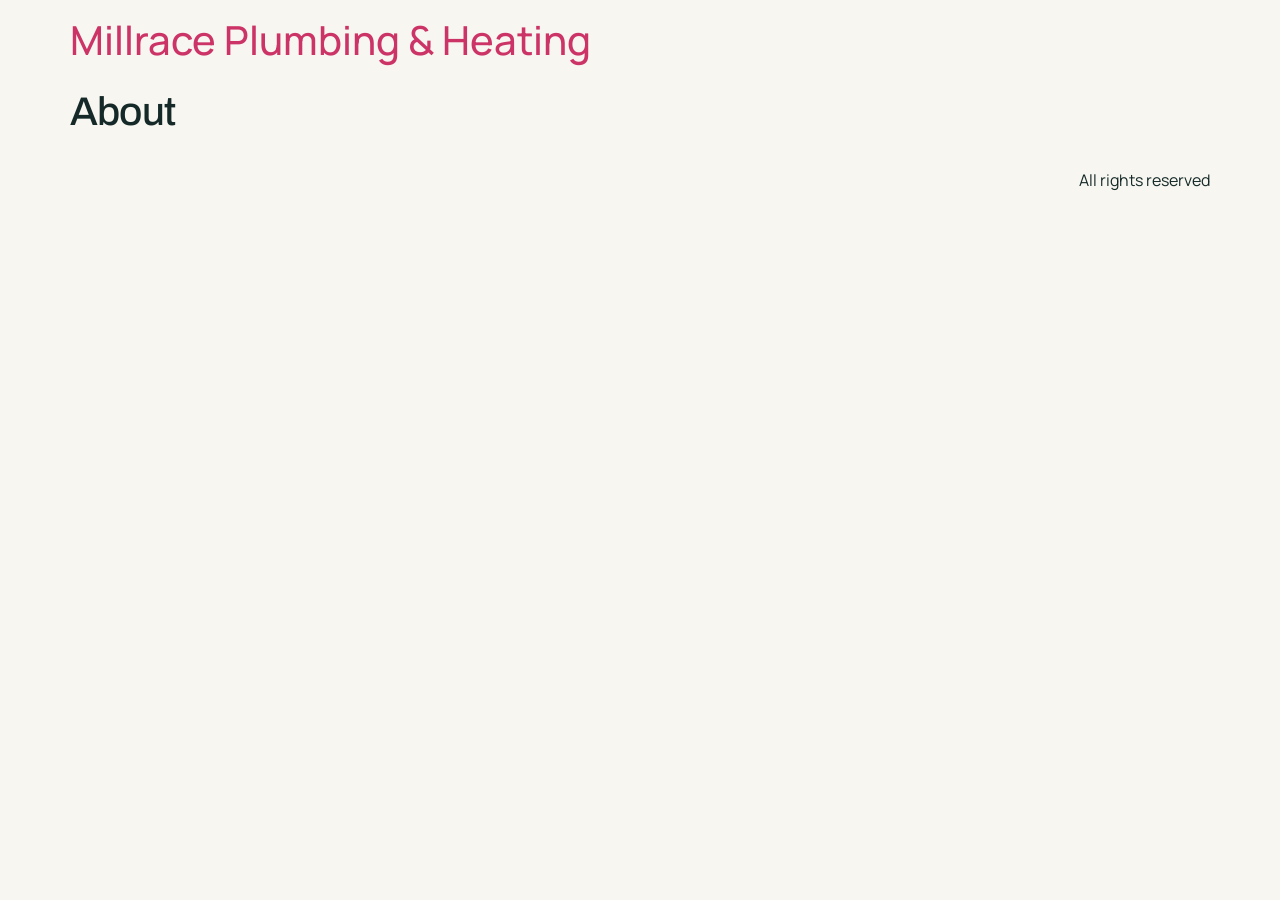
<file: about/index.html>
<!doctype html>
<html lang="en-US">
<head>
	<meta charset="UTF-8">
	<meta name="viewport" content="width=device-width, initial-scale=1">
	<link rel="profile" href="https://gmpg.org/xfn/11">
	<title>About &#8211; Millrace Plumbing &amp; Heating</title>
<meta name='robots' content='max-image-preview:large' />
<link rel="alternate" type="application/rss+xml" title="Millrace Plumbing &amp; Heating &raquo; Feed" href="../feed/" />
<link rel="alternate" type="application/rss+xml" title="Millrace Plumbing &amp; Heating &raquo; Comments Feed" href="../comments/feed/" />
<link rel="alternate" title="oEmbed (JSON)" type="application/json+oembed" href="../wp-json/oembed/1.0/embed?url=http%3A%2F%2F127.0.0.1%3A8082%2Fabout%2F" />
<link rel="alternate" title="oEmbed (XML)" type="text/xml+oembed" href="../wp-json/oembed/1.0/embed?url=http%3A%2F%2F127.0.0.1%3A8082%2Fabout%2F&#038;format=xml" />
<style id="wp-img-auto-sizes-contain-inline-css">
img:is([sizes=auto i],[sizes^="auto," i]){contain-intrinsic-size:3000px 1500px}
/*# sourceURL=wp-img-auto-sizes-contain-inline-css */
</style>
<style id="wp-emoji-styles-inline-css">

	img.wp-smiley, img.emoji {
		display: inline !important;
		border: none !important;
		box-shadow: none !important;
		height: 1em !important;
		width: 1em !important;
		margin: 0 0.07em !important;
		vertical-align: -0.1em !important;
		background: none !important;
		padding: 0 !important;
	}
/*# sourceURL=wp-emoji-styles-inline-css */
</style>
<link rel='stylesheet' id='wp-block-library-css' href='../wp-includes/css/dist/block-library/style.min.css?ver=7.1.4' media='all' />
<style id="global-styles-inline-css">
:root{--wp--preset--aspect-ratio--square: 1;--wp--preset--aspect-ratio--4-3: 4/3;--wp--preset--aspect-ratio--3-4: 3/4;--wp--preset--aspect-ratio--3-2: 3/2;--wp--preset--aspect-ratio--2-3: 2/3;--wp--preset--aspect-ratio--16-9: 16/9;--wp--preset--aspect-ratio--9-16: 9/16;--wp--preset--color--black: #000000;--wp--preset--color--cyan-bluish-gray: #abb8c3;--wp--preset--color--white: #ffffff;--wp--preset--color--pale-pink: #f78da7;--wp--preset--color--vivid-red: #cf2e2e;--wp--preset--color--luminous-vivid-orange: #ff6900;--wp--preset--color--luminous-vivid-amber: #fcb900;--wp--preset--color--light-green-cyan: #7bdcb5;--wp--preset--color--vivid-green-cyan: #00d084;--wp--preset--color--pale-cyan-blue: #8ed1fc;--wp--preset--color--vivid-cyan-blue: #0693e3;--wp--preset--color--vivid-purple: #9b51e0;--wp--preset--gradient--vivid-cyan-blue-to-vivid-purple: linear-gradient(135deg,rgb(6,147,227) 0%,rgb(155,81,224) 100%);--wp--preset--gradient--light-green-cyan-to-vivid-green-cyan: linear-gradient(135deg,rgb(122,220,180) 0%,rgb(0,208,130) 100%);--wp--preset--gradient--luminous-vivid-amber-to-luminous-vivid-orange: linear-gradient(135deg,rgb(252,185,0) 0%,rgb(255,105,0) 100%);--wp--preset--gradient--luminous-vivid-orange-to-vivid-red: linear-gradient(135deg,rgb(255,105,0) 0%,rgb(207,46,46) 100%);--wp--preset--gradient--very-light-gray-to-cyan-bluish-gray: linear-gradient(135deg,rgb(238,238,238) 0%,rgb(169,184,195) 100%);--wp--preset--gradient--cool-to-warm-spectrum: linear-gradient(135deg,rgb(74,234,220) 0%,rgb(151,120,209) 20%,rgb(207,42,186) 40%,rgb(238,44,130) 60%,rgb(251,105,98) 80%,rgb(254,248,76) 100%);--wp--preset--gradient--blush-light-purple: linear-gradient(135deg,rgb(255,206,236) 0%,rgb(152,150,240) 100%);--wp--preset--gradient--blush-bordeaux: linear-gradient(135deg,rgb(254,205,165) 0%,rgb(254,45,45) 50%,rgb(107,0,62) 100%);--wp--preset--gradient--luminous-dusk: linear-gradient(135deg,rgb(255,203,112) 0%,rgb(199,81,192) 50%,rgb(65,88,208) 100%);--wp--preset--gradient--pale-ocean: linear-gradient(135deg,rgb(255,245,203) 0%,rgb(182,227,212) 50%,rgb(51,167,181) 100%);--wp--preset--gradient--electric-grass: linear-gradient(135deg,rgb(202,248,128) 0%,rgb(113,206,126) 100%);--wp--preset--gradient--midnight: linear-gradient(135deg,rgb(2,3,129) 0%,rgb(40,116,252) 100%);--wp--preset--font-size--small: 13px;--wp--preset--font-size--medium: 20px;--wp--preset--font-size--large: 36px;--wp--preset--font-size--x-large: 42px;--wp--preset--spacing--20: 0.44rem;--wp--preset--spacing--30: 0.67rem;--wp--preset--spacing--40: 1rem;--wp--preset--spacing--50: 1.5rem;--wp--preset--spacing--60: 2.25rem;--wp--preset--spacing--70: 3.38rem;--wp--preset--spacing--80: 5.06rem;--wp--preset--shadow--natural: 6px 6px 9px rgba(0, 0, 0, 0.2);--wp--preset--shadow--deep: 12px 12px 50px rgba(0, 0, 0, 0.4);--wp--preset--shadow--sharp: 6px 6px 0px rgba(0, 0, 0, 0.2);--wp--preset--shadow--outlined: 6px 6px 0px -3px rgb(255, 255, 255), 6px 6px rgb(0, 0, 0);--wp--preset--shadow--crisp: 6px 6px 0px rgb(0, 0, 0);}.wp-block-button{--wp--preset--dimension--25: 25%;--wp--preset--dimension--50: 50%;--wp--preset--dimension--75: 75%;--wp--preset--dimension--100: 100%;}:root { --wp--style--global--content-size: 800px;--wp--style--global--wide-size: 1200px; }:where(body) { margin: 0; }.wp-site-blocks > .alignleft { float: left; margin-right: 2em; }.wp-site-blocks > .alignright { float: right; margin-left: 2em; }.wp-site-blocks > .aligncenter { justify-content: center; margin-left: auto; margin-right: auto; }:where(.wp-site-blocks) > * { margin-block-start: 24px; margin-block-end: 0; }:where(.wp-site-blocks) > :first-child { margin-block-start: 0; }:where(.wp-site-blocks) > :last-child { margin-block-end: 0; }:root { --wp--style--block-gap: 24px; }:root :where(.is-layout-flow) > :first-child{margin-block-start: 0;}:root :where(.is-layout-flow) > :last-child{margin-block-end: 0;}:root :where(.is-layout-flow) > *{margin-block-start: 24px;margin-block-end: 0;}:root :where(.is-layout-constrained) > :first-child{margin-block-start: 0;}:root :where(.is-layout-constrained) > :last-child{margin-block-end: 0;}:root :where(.is-layout-constrained) > *{margin-block-start: 24px;margin-block-end: 0;}:root :where(.is-layout-flex){gap: 24px;}:root :where(.is-layout-grid){gap: 24px;}.is-layout-flow > .alignleft{float: left;margin-inline-start: 0;margin-inline-end: 2em;}.is-layout-flow > .alignright{float: right;margin-inline-start: 2em;margin-inline-end: 0;}.is-layout-flow > .aligncenter{margin-left: auto !important;margin-right: auto !important;}.is-layout-constrained > .alignleft{float: left;margin-inline-start: 0;margin-inline-end: 2em;}.is-layout-constrained > .alignright{float: right;margin-inline-start: 2em;margin-inline-end: 0;}.is-layout-constrained > .aligncenter{margin-left: auto !important;margin-right: auto !important;}.is-layout-constrained > :where(:not(.alignleft):not(.alignright):not(.alignfull)){max-width: var(--wp--style--global--content-size);margin-left: auto !important;margin-right: auto !important;}.is-layout-constrained > .alignwide{max-width: var(--wp--style--global--wide-size);}body .is-layout-flex{display: flex;}.is-layout-flex{flex-wrap: wrap;align-items: center;}.is-layout-flex > :is(*, div){margin: 0;}body .is-layout-grid{display: grid;}.is-layout-grid > :is(*, div){margin: 0;}body{padding-top: 0px;padding-right: 0px;padding-bottom: 0px;padding-left: 0px;}:root :where(.wp-element-button, .wp-block-button__link){background-color: #32373c;border-width: 0;color: #fff;font-family: inherit;font-size: inherit;font-style: inherit;font-weight: inherit;letter-spacing: inherit;line-height: inherit;padding-top: calc(0.667em + 2px);padding-right: calc(1.333em + 2px);padding-bottom: calc(0.667em + 2px);padding-left: calc(1.333em + 2px);text-decoration: none;text-transform: inherit;}.has-black-color{color: var(--wp--preset--color--black) !important;}.has-cyan-bluish-gray-color{color: var(--wp--preset--color--cyan-bluish-gray) !important;}.has-white-color{color: var(--wp--preset--color--white) !important;}.has-pale-pink-color{color: var(--wp--preset--color--pale-pink) !important;}.has-vivid-red-color{color: var(--wp--preset--color--vivid-red) !important;}.has-luminous-vivid-orange-color{color: var(--wp--preset--color--luminous-vivid-orange) !important;}.has-luminous-vivid-amber-color{color: var(--wp--preset--color--luminous-vivid-amber) !important;}.has-light-green-cyan-color{color: var(--wp--preset--color--light-green-cyan) !important;}.has-vivid-green-cyan-color{color: var(--wp--preset--color--vivid-green-cyan) !important;}.has-pale-cyan-blue-color{color: var(--wp--preset--color--pale-cyan-blue) !important;}.has-vivid-cyan-blue-color{color: var(--wp--preset--color--vivid-cyan-blue) !important;}.has-vivid-purple-color{color: var(--wp--preset--color--vivid-purple) !important;}.has-black-background-color{background-color: var(--wp--preset--color--black) !important;}.has-cyan-bluish-gray-background-color{background-color: var(--wp--preset--color--cyan-bluish-gray) !important;}.has-white-background-color{background-color: var(--wp--preset--color--white) !important;}.has-pale-pink-background-color{background-color: var(--wp--preset--color--pale-pink) !important;}.has-vivid-red-background-color{background-color: var(--wp--preset--color--vivid-red) !important;}.has-luminous-vivid-orange-background-color{background-color: var(--wp--preset--color--luminous-vivid-orange) !important;}.has-luminous-vivid-amber-background-color{background-color: var(--wp--preset--color--luminous-vivid-amber) !important;}.has-light-green-cyan-background-color{background-color: var(--wp--preset--color--light-green-cyan) !important;}.has-vivid-green-cyan-background-color{background-color: var(--wp--preset--color--vivid-green-cyan) !important;}.has-pale-cyan-blue-background-color{background-color: var(--wp--preset--color--pale-cyan-blue) !important;}.has-vivid-cyan-blue-background-color{background-color: var(--wp--preset--color--vivid-cyan-blue) !important;}.has-vivid-purple-background-color{background-color: var(--wp--preset--color--vivid-purple) !important;}.has-black-border-color{border-color: var(--wp--preset--color--black) !important;}.has-cyan-bluish-gray-border-color{border-color: var(--wp--preset--color--cyan-bluish-gray) !important;}.has-white-border-color{border-color: var(--wp--preset--color--white) !important;}.has-pale-pink-border-color{border-color: var(--wp--preset--color--pale-pink) !important;}.has-vivid-red-border-color{border-color: var(--wp--preset--color--vivid-red) !important;}.has-luminous-vivid-orange-border-color{border-color: var(--wp--preset--color--luminous-vivid-orange) !important;}.has-luminous-vivid-amber-border-color{border-color: var(--wp--preset--color--luminous-vivid-amber) !important;}.has-light-green-cyan-border-color{border-color: var(--wp--preset--color--light-green-cyan) !important;}.has-vivid-green-cyan-border-color{border-color: var(--wp--preset--color--vivid-green-cyan) !important;}.has-pale-cyan-blue-border-color{border-color: var(--wp--preset--color--pale-cyan-blue) !important;}.has-vivid-cyan-blue-border-color{border-color: var(--wp--preset--color--vivid-cyan-blue) !important;}.has-vivid-purple-border-color{border-color: var(--wp--preset--color--vivid-purple) !important;}.has-vivid-cyan-blue-to-vivid-purple-gradient-background{background: var(--wp--preset--gradient--vivid-cyan-blue-to-vivid-purple) !important;}.has-light-green-cyan-to-vivid-green-cyan-gradient-background{background: var(--wp--preset--gradient--light-green-cyan-to-vivid-green-cyan) !important;}.has-luminous-vivid-amber-to-luminous-vivid-orange-gradient-background{background: var(--wp--preset--gradient--luminous-vivid-amber-to-luminous-vivid-orange) !important;}.has-luminous-vivid-orange-to-vivid-red-gradient-background{background: var(--wp--preset--gradient--luminous-vivid-orange-to-vivid-red) !important;}.has-very-light-gray-to-cyan-bluish-gray-gradient-background{background: var(--wp--preset--gradient--very-light-gray-to-cyan-bluish-gray) !important;}.has-cool-to-warm-spectrum-gradient-background{background: var(--wp--preset--gradient--cool-to-warm-spectrum) !important;}.has-blush-light-purple-gradient-background{background: var(--wp--preset--gradient--blush-light-purple) !important;}.has-blush-bordeaux-gradient-background{background: var(--wp--preset--gradient--blush-bordeaux) !important;}.has-luminous-dusk-gradient-background{background: var(--wp--preset--gradient--luminous-dusk) !important;}.has-pale-ocean-gradient-background{background: var(--wp--preset--gradient--pale-ocean) !important;}.has-electric-grass-gradient-background{background: var(--wp--preset--gradient--electric-grass) !important;}.has-midnight-gradient-background{background: var(--wp--preset--gradient--midnight) !important;}.has-small-font-size{font-size: var(--wp--preset--font-size--small) !important;}.has-medium-font-size{font-size: var(--wp--preset--font-size--medium) !important;}.has-large-font-size{font-size: var(--wp--preset--font-size--large) !important;}.has-x-large-font-size{font-size: var(--wp--preset--font-size--x-large) !important;}
:root :where(.wp-block-icon svg){width: 24px;}
:root :where(.wp-block-pullquote){font-size: 1.5em;line-height: 1.6;}
/*# sourceURL=global-styles-inline-css */
</style>
<link rel='stylesheet' id='hello-elementor-css' href='../wp-content/themes/hello-elementor/assets/css/reset.css?ver=3.5.2' media='all' />
<link rel='stylesheet' id='hello-elementor-theme-style-css' href='../wp-content/themes/hello-elementor/assets/css/theme.css?ver=3.5.2' media='all' />
<link rel='stylesheet' id='hello-elementor-header-footer-css' href='../wp-content/themes/hello-elementor/assets/css/header-footer.css?ver=3.5.2' media='all' />
<link rel='stylesheet' id='elementor-frontend-css' href='../wp-content/plugins/elementor/assets/css/frontend.min.css?ver=4.4.0' media='all' />
<link rel='stylesheet' id='elementor-post-5-css' href='../wp-content/uploads/elementor/css/post-5.css?ver=1794673204' media='all' />
<link rel='stylesheet' id='elementor-gf-roboto-css' href='https://fonts.googleapis.com/css?family=Roboto:100,100italic,200,200italic,300,300italic,400,400italic,500,500italic,600,600italic,700,700italic,800,800italic,900,900italic&#038;display=swap' media='all' />
<link rel='stylesheet' id='elementor-gf-robotoslab-css' href='https://fonts.googleapis.com/css?family=Roboto+Slab:100,100italic,200,200italic,300,300italic,400,400italic,500,500italic,600,600italic,700,700italic,800,800italic,900,900italic&#038;display=swap' media='all' />
<link rel="https://api.w.org/" href="../wp-json/" /><link rel="alternate" title="JSON" type="application/json" href="../wp-json/wp/v2/pages/9" /><link rel="EditURI" type="application/rsd+xml" title="RSD" href="../xmlrpc.php?rsd" />
<meta name="generator" content="WordPress 7.1.4" />
<link rel="canonical" href="../about/" />
<link rel='shortlink' href='../?p=9' />
<meta name="generator" content="Elementor 4.4.0; features: e_font_icon_svg, additional_custom_breakpoints; settings: css_print_method-external, google_font-enabled, font_display-swap">
			<style>
				.e-con.e-parent:nth-of-type(n+4):not(.e-lazyloaded):not(.e-no-lazyload),
				.e-con.e-parent:nth-of-type(n+4):not(.e-lazyloaded):not(.e-no-lazyload) * {
					background-image: none !important;
				}
				@media screen and (max-height: 1024px) {
					.e-con.e-parent:nth-of-type(n+3):not(.e-lazyloaded):not(.e-no-lazyload),
					.e-con.e-parent:nth-of-type(n+3):not(.e-lazyloaded):not(.e-no-lazyload) * {
						background-image: none !important;
					}
				}
				@media screen and (max-height: 640px) {
					.e-con.e-parent:nth-of-type(n+2):not(.e-lazyloaded):not(.e-no-lazyload),
					.e-con.e-parent:nth-of-type(n+2):not(.e-lazyloaded):not(.e-no-lazyload) * {
						background-image: none !important;
					}
				}
			</style>
			<style id="wp-custom-css">
@import url('https://fonts.googleapis.com/css2?family=Archivo:wght@500;600;700;800&family=Manrope:wght@400;500;600;700;800&display=swap');
/* ============================================================
   MILLRACE HOME PAGE — the only custom CSS for this page.
   Everything structural (column widths, gaps, spacing, the hero
   gradient) is set natively in the Elementor editor. What remains
   here is small styling for repeated pieces (cards, chips, the
   quote tool, the mobile bar) plus a few things the free editor
   has no control for — each block says what it does and why.
   ============================================================ */
body{font-family:'Manrope',ui-sans-serif,system-ui,sans-serif;background:#f7f6f1;color:#152a28}
h1,h2,h3,h4,h5{font-family:'Archivo',sans-serif}
.mr-nav{display:flex;justify-content:flex-end;gap:2px;white-space:nowrap}
.mr-nav a{font-family:'Manrope';font-weight:600;font-size:14px;line-height:1.43;color:rgba(21,42,40,0.7);text-decoration:none;padding:8px 10px;border-radius:10px}
.mr-nav a:hover{color:rgba(21,42,40,0.9)}
.mr-nav a.mr-active{color:#152a28;position:relative}
.mr-nav a.mr-active::after{content:"";position:absolute;left:12px;right:12px;bottom:-1px;height:2px;background:#ff8a33;border-radius:2px}
.mr-vdiv{display:block;width:1px;height:32px;background:#e1ded4;margin:0 auto}
.mr-call{display:flex;align-items:center;gap:8px;padding:6px 8px;border-radius:12px;text-decoration:none}
.mr-call:hover{background:rgba(237,234,225,0.55)}
.mr-call-disc{flex:0 0 36px;width:36px;height:36px;border-radius:50%;background:#0f3b3a;color:#f7f6f1;display:inline-flex;align-items:center;justify-content:center}
.mr-call-disc svg{width:13px;height:13px}
.mr-call-stack{line-height:1}
.mr-call small{display:block;text-transform:uppercase;letter-spacing:1.4848px;font-size:9.28px;font-weight:700;color:#5d6a66;white-space:nowrap}
.mr-call strong{display:block;font-family:'Archivo';font-size:16.8px;line-height:21px;color:#152a28;font-weight:700;margin-top:2px;white-space:nowrap}
.mr-badge{display:inline-block;background:rgba(15,59,58,0.3);border:1px solid rgba(247,246,241,0.2);border-radius:999px;padding:6px 12px;letter-spacing:1.792px;font-size:11.2px;font-weight:700;color:#f7f6f1;font-family:'Manrope'}
.mr-stars{color:#ff8a33;letter-spacing:2.5px;font-size:15px}
/* header column widths are set natively on the columns themselves (Column Width %) — no CSS needed */
/* hero: the dark gradient over the photo is a normal background-overlay IMAGE set in the editor (media library: "Hero gradient overlay") — no CSS needed. Only the copy column width is pinned here. */
/* small header hidden on desktop; desktop header hidden below desktop —
   the original keeps its small header all the way up to 1024 (M6) */
.mr-mhead-sec{display:none}
@media (max-width: 1023px){
  .mr-mhead-sec{display:block}
  .mr-header-sec{display:none}
}
/* facts strip dividers + column padding are native per-column settings (M5) */
.mr-strip-sec > .e-con-inner > .e-con:nth-child(2),
.mr-strip-sec > .e-con-inner > .e-con:nth-child(3){border-left:0}
@media (max-width: 767px){
  .mr-mhead-sec > .elementor-container{display:flex;flex-wrap:nowrap;align-items:center}
  .mr-hero-sec .elementor-inner-section > .elementor-container{flex-direction:column}
  .mr-hero-sec .elementor-inner-section > .elementor-container > .elementor-column{flex:1 1 100%;width:100%}
  .mr-hero-sec .elementor-inner-section .elementor-button{width:100%}
}

/* M1 fixes round 3 */
@media (max-width: 767px){ .mr-strip-sec{margin-top:0 !important} }

/* M1 fixes round 4 */
.mr-hero-sec{background-position:68% center !important;position:relative}
.mr-hero-sec::before{content:"";position:absolute;inset:0;background:linear-gradient(to right, rgba(15,59,58,0.95) 0%, rgba(15,59,58,0.78) 50%, rgba(15,59,58,0.1) 100%);pointer-events:none}
.mr-hero-sec > .e-con-inner{position:relative;z-index:1}

/* ================= M2 (full home page) ================= */
h1,h2,h3,h4,h5{letter-spacing:-0.02em}
/* kill Elementor default widget spacing on this page; all rhythm is explicit margins */
.elementor-33 .elementor-widget:not(:last-child){margin-block-end:0}
/* content inset: original container = 1152 box + 24px (16px phone) inner padding */
@media (min-width:768px){
  .mr-inset > .elementor-container > .elementor-column:first-of-type > .elementor-widget-wrap{padding-left:24px}
  .mr-inset > .elementor-container > .elementor-column:last-of-type > .elementor-widget-wrap{padding-right:24px}
}
@media (max-width:767px){
  .mr-inset > .elementor-container > .elementor-column:first-of-type > .elementor-widget-wrap{padding-left:16px}
  .mr-inset > .elementor-container > .elementor-column:last-of-type > .elementor-widget-wrap{padding-right:16px}
}
/* header: border + sticky like the original; phone stack vertically centred */
.mr-header-sec{border-bottom:1px solid #e1ded4;position:sticky;top:0;z-index:99}
.mr-mhead-sec{border-bottom:1px solid #e1ded4;position:sticky;top:0;z-index:99}
.mr-mbtn{display:flex;align-items:center;justify-content:center;width:40px;height:40px;border-radius:12px;margin-left:auto}
.mr-mbtn svg{width:20px;height:20px}
.mr-mbtn-tel{background:#ff8a33;color:#231a12}
.mr-mbtn-menu{background:#fff;border:1px solid #d8d4c9;color:#152a28}
@media (max-width:767px){
  .mr-hero-sec > .e-con-inner{height:100%;align-items:center;justify-content:center !important}
  .mr-hero-sec > .e-con-inner > .e-con{justify-content:center;align-self:center}
  .mr-headrow-sec > .e-con-inner{gap:32px}
  .mr-hero-sec .elementor-widget-button .elementor-button{width:100%}
  .mr-headrow-sec h2.elementor-heading-title, .mr-process-sec h2.elementor-heading-title, .mr-areas-sec h2.elementor-heading-title{letter-spacing:-0.75px !important}
  .mr-hero-sec h1.elementor-heading-title{letter-spacing:-0.82px !important}
  .mr-h2{letter-spacing:-0.75px}
  .mr-cta-h2{letter-spacing:-0.8px}
}
/* Mobile drop-down menu: the section is hidden until the burger button's
   link makes it the page target. This CSS-only toggle needs no JavaScript,
   never appears on desktop, and drops the five normal page links below the
   sticky phone header in the site's cream / teal / orange language. */
.mr-mmenu-sec{display:none !important}
@media (max-width:1023px){
  .mr-mmenu-sec:target{display:flex !important;position:fixed;top:65px;left:0;right:0;z-index:98;max-height:calc(100svh - 65px);overflow:auto;background:#f7f6f1;border-bottom:1px solid #e1ded4;box-shadow:0 22px 28px -24px rgba(21,42,40,0.5)}
  .mr-mnav{display:flex;flex-direction:column;padding:6px 0 10px}
  .mr-mnav a{display:flex;align-items:center;min-height:52px;padding:13px 20px;border-top:1px solid #e9e6dc;color:#152a28;font-family:'Manrope';font-size:16px;font-weight:700;line-height:1.25;text-decoration:none}
  .mr-mnav a:first-child{border-top:0}
  .mr-mnav a:hover,.mr-mnav a:focus{background:#f2f1eb;color:#0f3b3a}
  .mr-mnav a.mr-mnav-active{color:#0f3b3a;box-shadow:inset 4px 0 0 #ff8a33}
  .mr-mnav a.mr-mnav-close{min-height:44px;justify-content:center;color:#0f3b3a;font-size:13px;font-weight:800;letter-spacing:1.2px;text-transform:uppercase}
}
.mr-header-sec .elementor-inner-section > .elementor-container{align-items:center}
.mr-header-sec .elementor-inner-section .elementor-column > .elementor-widget-wrap{padding-top:0;padding-bottom:0}
/* hero: full first screen, content centred in the zone above the facts strip */
.mr-hero-sec{display:flex;align-items:center;min-height:calc(100svh - 65px);padding-bottom:0}
.mr-hero-sec > .elementor-container{width:100%}
@media (min-width:640px){
  /* hero fills the first screen under the header; the bottom 71px is where the facts strip overlaps,
     so the copy is centred in the space above the strip: nudge it up by half the strip height (36px) */
  .mr-hero-sec{min-height:calc(100svh - 81px);padding-bottom:71px}
  .mr-hero-sec > .elementor-container{transform:translateY(-36px)}
}
@media (min-width:640px) and (max-width:767px){ .mr-hero-sec{min-height:calc(100svh - 65px)} }
/* facts strip: translucent strip INSIDE the hero on desktop, hidden on phones (original: hidden below 640px) */
.mr-strip-sec{background:transparent}
@media (max-width:639px){ .mr-strip-sec{display:none !important} }
@media (min-width:640px){
  .mr-strip-sec{border-top:1px solid rgba(247,246,241,0.12)}
}
/* the original site resets paragraph margins (Tailwind preflight); the theme does not, so do it here or every text block grows a stray bottom margin. HTML-widget paragraphs keep their own class-set top margins; only the bottom is zeroed (that is the preflight behaviour). */
.elementor-widget-text-editor p{margin-top:0;margin-bottom:0}
.elementor-widget-html p{margin-bottom:0}
.elementor-widget-html h1,.elementor-widget-html h2,.elementor-widget-html h3,.elementor-widget-html h4,.elementor-widget-html h5,.elementor-widget-html h6{margin:0}
/* eyebrow + shared bits */
.mr-eyebrow{display:flex;align-items:center;gap:10px;font-family:'Manrope';font-size:11.52px;font-weight:800;letter-spacing:2.304px;text-transform:uppercase;color:#5d6a66;line-height:1.5;margin:0}
.mr-eyebrow::before{content:"";width:28px;height:1px;background:#ff8a33;flex:0 0 28px}
.mr-eyebrow-dark{color:rgba(247,246,241,0.7)}
.mr-eyebrow-center{justify-content:center}
/* promises */
/* promises layout (4 / 2 / 1 columns) is native: column widths + section gap are set on the elements themselves */
.mr-promise-icon{display:inline-flex;align-items:center;justify-content:center;width:40px;height:40px;border-radius:12px;background:#edeae1;color:#0f3b3a}
.mr-promise-icon svg{width:20px;height:20px}
/* services cards */
/* service card colours/border/radius/shadow are set natively on each column. CSS only does two things the free editor has no control for: clipping the photo to the card's rounded corners, and the hover state (orange border + deeper shadow, from the original). */
.mr-services-sec > .e-con-inner > .e-con{overflow:hidden;transition:border-color .25s ease, box-shadow .25s ease}
.mr-services-sec > .e-con-inner > .e-con:hover{border-color:#ff8a33;box-shadow:0 10px 15px -3px rgba(0,0,0,0.1),0 4px 6px -4px rgba(0,0,0,0.1)}
.mr-card-img{position:relative;aspect-ratio:4/3;overflow:hidden}
.mr-card-img img{width:100%;height:100%;object-fit:cover;display:block}
.mr-price-badge{position:absolute;left:12px;bottom:12px;background:#0f3b3a;color:#f7f6f1;font-family:'Manrope';font-size:14px;font-weight:700;padding:4px 10px;border-radius:999px;font-variant-numeric:tabular-nums}
.mr-card-body{padding:20px}
.mr-card-title{display:flex;align-items:center;gap:4px}
.mr-card-title svg{width:20px;height:20px;color:#ff8a33;flex:0 0 20px}
.mr-card-title span{font-family:'Archivo';font-size:18px;font-weight:800;line-height:1.55;letter-spacing:-0.45px;color:#152a28}
.mr-card-blurb{margin:8px 0 0;font-size:14px;line-height:1.625;color:#5d6a66}
.mr-card-link{margin-top:16px;display:inline-flex;align-items:center;gap:6px;font-size:14px;font-weight:700;color:#0f3b3a}
.mr-card-link svg{width:14px;height:14px}
/* estimate layout */
/* estimate layout is native: column widths (38.6% / 61.4%) + section gap set on the elements */
.mr-check-item{display:flex;align-items:center;gap:10px;font-size:14px;color:rgba(247,246,241,0.85);line-height:1.43}
.mr-check-disc{flex:0 0 20px;width:20px;height:20px;border-radius:50%;background:#ff8a33;color:#231a12;display:inline-flex;align-items:center;justify-content:center}
.mr-check-disc svg{width:12px;height:12px}
/* process */
/* process layout is native on desktop (column widths + gap). On phones the original shows the words BEFORE the photo; classic columns cannot swap order natively, so this one rule flips the row on small screens. */
@media (max-width:1023px){ .mr-process-sec > .elementor-container{flex-direction:column-reverse} }
.mr-process-sec .elementor-widget-image img{aspect-ratio:4/3;object-fit:cover;border-radius:16px;border:1px solid rgba(21,42,40,0.12);width:100%}
.mr-step-num{flex:0 0 36px;width:36px;height:36px;border-radius:50%;border:1px solid rgba(21,42,40,0.15);display:inline-flex;align-items:center;justify-content:center;font-family:'Archivo';font-size:12px;font-weight:700;color:#5d6a66;font-variant-numeric:tabular-nums}
/* reviews */
/* review cards: layout, card colours, borders and padding are all native element settings */
.mr-stars-row{display:inline-flex;align-items:center;gap:2px;color:#ff8a33}
.mr-stars-row svg{width:14px;height:14px}
.mr-stars-hero svg{width:12px;height:12px}
.mr-stars-hero{gap:4px}
.mr-stars-chip svg{width:11px;height:11px}
.mr-stars-empty{color:#e1ded4}
.mr-rev-top{display:flex;align-items:center;justify-content:space-between;gap:8px;flex-wrap:wrap}
.mr-job-pill{background:#edeae1;color:#0f3b3a;font-size:11.2px;font-weight:700;letter-spacing:0.672px;text-transform:uppercase;padding:4px 10px;border-radius:999px;white-space:nowrap}
.mr-rating-chip{display:inline-flex;align-items:center;gap:12px;background:#fff;border:1px solid #e1ded4;border-radius:16px;padding:12px 16px;text-align:left}
.mr-rating-chip .mr-big{font-family:'Archivo';font-size:30px;font-weight:800;line-height:1.2;color:#152a28}
.mr-rating-chip .mr-sub{display:block;margin-top:2px;font-size:9.92px;font-weight:700;letter-spacing:1.1904px;color:#5d6a66;text-transform:uppercase}
/* areas */
/* areas layout is native: column widths (45.8% / 54.2%) + section gap set on the elements */
.mr-area-chips{display:flex;flex-wrap:wrap;gap:8px;list-style:none;margin:0;padding:0}
.mr-area-chips li{display:inline-block;background:#fff;border:1px solid #e1ded4;border-radius:999px;padding:6px 14px;font-size:14px;font-weight:600;line-height:1.43;color:#152a28}
.mr-area-chips li span{font-size:12px;font-weight:500;color:#5d6a66;font-variant-numeric:tabular-nums;margin-left:6px}
.mr-map-card{background:#fff;border:1px solid #e1ded4;border-radius:20px;overflow:hidden;display:flex;flex-direction:column}
.mr-map-head{display:flex;align-items:center;justify-content:space-between;gap:12px;padding:13px 16px 14px}
.mr-map-head .mr-map-label{display:inline-flex;align-items:center;gap:8px;font-size:11.2px;font-weight:700;letter-spacing:1.568px;text-transform:uppercase;color:#5d6a66}
.mr-map-head .mr-map-label svg{width:14px;height:14px;color:#ff8a33}
.mr-map-head a{display:inline-flex;align-items:center;gap:6px;font-size:14px;font-weight:600;color:#5d6a66;text-decoration:none}
.mr-map-head a:hover{color:#2b3d3b}
.mr-map-head a svg{width:14px;height:14px}
.mr-map-frame{position:relative;flex:1;min-height:256px;background:#edeae1}
.mr-map-frame iframe{position:absolute;inset:0;width:100%;height:100%;border:0}
.mr-map-foot{margin:0;padding:10px 16px;border-top:1px solid #e1ded4;font-size:12px;line-height:1.625;color:#5d6a66}
/* cta (button row layout is in the M5 block below with .mr-cta-btns) */
/* footer */
.mr-foot-h{font-family:'Archivo';font-size:11.52px;font-weight:700;letter-spacing:2.0736px;text-transform:uppercase;line-height:1.5;color:rgba(247,246,241,0.7);margin:0}
.mr-foot-links{list-style:none;margin:16px 0 0;padding:0;font-size:14px;line-height:1.43}
.mr-foot-links li{margin:0}
.mr-foot-links li+li{margin-top:10px}
.mr-foot-links li:last-child{margin-bottom:0}
.mr-foot-links a{font-size:14px;font-weight:500;line-height:1.43;color:rgba(247,246,241,0.8);text-decoration:none}
.mr-foot-links a:hover{color:#ff8a33}
.mr-foot-blurb{max-width:320px}
.mr-foot-areas-link{display:inline-flex;align-items:center;gap:6px;font-size:14px;font-weight:600;color:rgba(247,246,241,0.85);text-decoration:underline;text-underline-offset:2px}
.mr-foot-areas-link:hover{color:#ff8a33}
.mr-hours{display:grid;grid-template-columns:1fr 1fr;gap:6px 32px;margin-top:8px}
.mr-hours .mr-hday{white-space:nowrap}
@media (max-width:639px){ .mr-hours{grid-template-columns:1fr} }
.mr-hours .mr-hrow{display:flex;align-items:flex-start;justify-content:space-between;gap:16px;font-size:14px}
.mr-hours .mr-hday{display:inline-flex;align-items:center;gap:8px;color:rgba(247,246,241,0.7)}
.mr-hours .mr-hday svg{width:12px;height:12px;color:rgba(255,138,51,0.8);flex:0 0 12px}
.mr-hours .mr-htime{font-weight:600;color:rgba(247,246,241,0.9);text-align:right}
/* mobile action bar */
.mr-mobilebar-sec .elementor-widget-wrap{padding:0}
#mr-mobile-bar{display:none}
@media (max-width:767px){
  #mr-mobile-bar{display:block;position:fixed;left:0;right:0;bottom:0;z-index:999;border-top:1px solid rgba(247,246,241,0.1);box-shadow:0 -8px 24px -12px rgba(0,0,0,0.4);font-family:'Manrope'}
  #mr-mobile-bar .mr-mb-grid{display:grid;grid-template-columns:1.25fr 1fr 1fr}
  #mr-mobile-bar a{display:flex;flex-direction:column;align-items:center;justify-content:center;gap:2px;padding:10px 0 calc(10px + env(safe-area-inset-bottom));text-decoration:none}
  #mr-mobile-bar a svg{width:20px;height:20px}
  #mr-mobile-bar a span{font-size:11.2px;font-weight:800;letter-spacing:0.5px;text-transform:uppercase}
  #mr-mobile-bar .mr-mb-call{background:#ff8a33;color:#231a12}
  #mr-mobile-bar .mr-mb-wa{background:#128c7e;color:#fff}
  #mr-mobile-bar .mr-mb-quote{background:#0f3b3a;color:#f7f6f1}
  #mr-mobile-bar .mr-mb-wa span, #mr-mobile-bar .mr-mb-quote span{font-weight:700}
  #mr-mobile-bar a + a{border-left:1px solid rgba(247,246,241,0.12)}
}
/* quote tool (code-carried block) */
.mr-quote{background:#fff;border:1px solid #e1ded4;border-radius:20px;box-shadow:0 24px 40px -18px rgba(15,59,58,0.25);padding:20px;font-family:'Manrope';color:#152a28}
@media (min-width:768px){ .mr-quote{padding:28px} }
.mr-q-head{display:flex;align-items:flex-start;justify-content:space-between;gap:16px}
.mr-q-kicker{margin:0;font-size:10px;font-weight:800;letter-spacing:1.8px;text-transform:uppercase;color:#5d6a66;line-height:1.5}
.mr-q-main{display:flex;flex-direction:column}
.mr-q-r-label,.mr-q-r-meta,.mr-q-r-price,.mr-q-r-check,.mr-q-r-note,.mr-q-rather,.mr-q-sent-strip{margin-bottom:0}
.mr-q-title{margin-top:4px;font-family:'Archivo';font-size:20px;font-weight:800;letter-spacing:-0.6px;line-height:1.333}
@media (min-width:768px){ .mr-q-title{font-size:24px} }
.mr-q-chip{flex:0 0 auto;background:#edeae1;border-radius:999px;padding:4px 10px;font-size:10.4px;font-weight:700;color:#5d6a66}
.mr-q-progress{display:flex;gap:6px;margin-top:16px}
.mr-q-progress span{flex:1;height:4px;border-radius:999px;background:#e1ded4}
.mr-q-progress span.on{background:#ff8a33}
.mr-q-example{margin-top:16px;display:flex;flex-wrap:wrap;align-items:center;gap:8px;background:rgba(242,241,235,0.7);border-radius:12px;padding:8px 12px;font-size:14px;line-height:1.43}
.mr-q-ex-label{font-size:10.56px;font-weight:700;letter-spacing:1.4784px;text-transform:uppercase;color:#5d6a66}
.mr-q-ex-text{font-weight:600}
.mr-q-para{margin:16px 0 0;font-size:14px;color:#5d6a66}
.mr-q-grid{display:grid;gap:10px;margin-top:16px}
@media (min-width:640px){ .mr-q-grid{grid-template-columns:1fr 1fr} .mr-q-grid.cols3{grid-template-columns:1fr 1fr 1fr} }
.mr-q-opt{display:flex;align-items:center;gap:12px;width:100%;text-align:left;background:#fff;border:1px solid #e1ded4;border-radius:12px;padding:14px;cursor:pointer;font-family:'Manrope';transition:border-color .12s, background .12s}
.mr-q-opt:hover{border-color:rgba(21,42,40,0.35);background:#f2f1eb}
.mr-q-opt .mr-q-disc{flex:0 0 36px;width:36px;height:36px;border-radius:10px;background:#edeae1;color:rgba(21,42,40,0.7);display:inline-flex;align-items:center;justify-content:center}
.mr-q-opt .mr-q-disc svg{width:18px;height:18px}
.mr-q-opt .mr-q-opt-label{flex:1;font-size:14px;font-weight:600;color:#152a28}
.mr-q-opt .mr-q-arrow{width:16px;height:16px;color:#5d6a66;display:inline-flex}
.mr-q-opt .mr-q-arrow svg{width:16px;height:16px}
.mr-q-opt .mr-q-check{width:16px;height:16px;color:#0f3b3a;display:none}
.mr-q-opt .mr-q-check svg{width:16px;height:16px}
.mr-q-opt[aria-pressed="true"]{border-color:#0f3b3a;background:#edeae1}
.mr-q-opt[aria-pressed="true"] .mr-q-disc{background:#0f3b3a;color:#f7f6f1}
.mr-q-opt[aria-pressed="true"] .mr-q-arrow{display:none}
.mr-q-opt[aria-pressed="true"] .mr-q-check{display:inline-flex}
.mr-q-back{margin-top:16px;margin-left:-8px;display:inline-flex;align-items:center;gap:8px;background:none;border:0;padding:8px 12px;font-family:'Manrope';font-size:14px;font-weight:500;color:#5d6a66;cursor:pointer}
.mr-q-back svg{width:16px;height:16px}
.mr-q-result{background:#0f3b3a;border-radius:16px;padding:20px;color:#f7f6f1}
.mr-q-r-top{display:flex;flex-wrap:wrap;align-items:flex-end;justify-content:space-between;gap:8px}
.mr-q-r-label{font-size:10px;font-weight:700;letter-spacing:1.8px;text-transform:uppercase;color:rgba(247,246,241,0.55)}
.mr-q-r-meta{font-size:11.2px;color:rgba(247,246,241,0.55)}
.mr-q-r-price{margin-top:8px;font-family:'Archivo';font-size:clamp(26.4px,7vw,44px);line-height:1;font-weight:800;font-variant-numeric:tabular-nums}
.mr-q-r-check{margin-top:8px;display:flex;align-items:flex-start;gap:6px;font-size:14px;color:#ff8a33}
.mr-q-r-check svg{width:16px;height:16px;flex:0 0 16px;margin-top:2px}
.mr-q-r-note{margin-top:8px;font-size:12px;color:rgba(247,246,241,0.55)}
.mr-q-form{margin-top:16px;display:grid;gap:10px}
@media (min-width:640px){ .mr-q-form{grid-template-columns:1fr 1fr} .mr-q-form .wide{grid-column:span 2} }
.mr-q-form input,.mr-q-form textarea{background:#f7f6f1;border:1px solid #d8d4c9;border-radius:10px;padding:0 12px;height:44px;font-family:'Manrope';font-size:14px;color:#152a28;width:100%;box-sizing:border-box}
.mr-q-form textarea{height:auto;min-height:80px;padding:10px 12px;resize:vertical}
.mr-q-form-btns{display:flex;flex-direction:column;gap:8px}
@media (min-width:640px){ .mr-q-form-btns{flex-direction:row} }
.mr-q-submit{flex:1;background:#ff8a33;color:#231a12;border:0;border-radius:12px;height:56px;font-family:'Manrope';font-size:16px;font-weight:700;cursor:pointer}
.mr-q-submit:hover{background:#f07d1f}
.mr-q-change{display:inline-flex;align-items:center;justify-content:center;gap:8px;background:transparent;border:1px solid #d8d4c9;border-radius:12px;height:56px;padding:0 24px;font-family:'Manrope';font-size:16px;font-weight:600;color:#152a28;cursor:pointer}
.mr-q-change svg{width:16px;height:16px}
.mr-q-rather{margin-top:12px;display:flex;align-items:center;justify-content:center;gap:6px;text-align:center;font-size:12px;color:#5d6a66}
.mr-q-rather svg{width:14px;height:14px}
.mr-q-sent{text-align:center;padding:32px 0}
.mr-q-sent-disc{margin:0 auto;width:56px;height:56px;border-radius:50%;background:#ff8a33;color:#231a12;display:flex;align-items:center;justify-content:center}
.mr-q-sent-disc svg{width:28px;height:28px}
.mr-q-sent h3{margin-top:16px;font-family:'Archivo';font-size:24px;font-weight:800;letter-spacing:-0.02em}
.mr-q-sent p{margin:8px auto 0;max-width:384px;font-size:14px;line-height:1.625;color:#5d6a66}
.mr-q-sent .mr-q-sent-strip{margin-top:16px;background:#edeae1;border-radius:12px;padding:12px;font-size:14px}
.mr-q-sent .mr-q-sent-strip a{font-weight:700;color:#0f3b3a;text-decoration:underline;text-underline-offset:2px}
.mr-q-again{margin-top:24px;background:transparent;border:1px solid #d8d4c9;border-radius:12px;height:40px;padding:0 16px;font-family:'Manrope';font-size:14px;font-weight:600;color:#152a28;cursor:pointer}
/* M2 late overrides */
.mr-badge{display:inline-flex;align-items:center;gap:8px}
.mr-badge svg{width:12px;height:12px;color:#ff8a33;flex:0 0 12px}
.mr-avatar{flex:0 0 32px;width:32px;height:32px;border-radius:50%;background:#0f3b3a;color:#f7f6f1;display:inline-flex;align-items:center;justify-content:center;font-size:12px;font-weight:700}
.mr-foot-star{display:inline-flex;color:#ff8a33}
.mr-foot-star svg{width:13px;height:13px}
@media (min-width:640px) and (max-width:767px){ .mr-strip-sec{margin-top:-71px !important} }
.mr-areas-sec > .e-con-inner > .e-con:nth-child(2) > .elementor-widget-html{flex:1;display:flex}
.mr-map-card{flex:1}
@media (max-width:767px){
  .mr-footer3-sec .elementor-inner-section > .elementor-container{display:flex;flex-direction:column;gap:8px}
  .mr-footer3-sec .elementor-inner-section .elementor-widget{text-align:left}
}
/* footer legal row: two native columns (62% / 38%) */

.mr-h2{font-family:Archivo,sans-serif;font-weight:800;font-size:41.6px;line-height:1.06;letter-spacing:-1.04px;margin:0}
@media (max-width:767px){.mr-h2{font-size:30px}}
.mr-cta-h2{font-family:Archivo,sans-serif;font-weight:800;font-size:48px;line-height:1;letter-spacing:-1.2px;color:#231a12;text-align:center;margin:0}
@media (max-width:767px){.mr-cta-h2{font-size:32px;line-height:1.05}}
.mr-cta-btns{display:flex;gap:12px;justify-content:center;margin:0 auto;max-width:576px}
.mr-cta-btns a{display:inline-flex;align-items:center;justify-content:center;gap:8px;text-decoration:none;box-sizing:border-box}
.mr-cta-btns a svg{width:17px;height:17px;flex:none}
.mr-cta-btns .b1{background:#0f3b3a;color:#f7f6f1;border-radius:16px;padding:0 20px;height:56px;width:304px;font-family:Archivo,sans-serif;font-weight:800;font-size:24px}
.mr-cta-btns .b2{background:#f7f6f1;color:#152a28;border-radius:12px;padding:0 28px;height:56px;width:260px;font-family:Manrope,sans-serif;font-weight:600;font-size:16px}
.mr-cta-btns .b2 svg{width:20px;height:20px}
.mr-cta-btns .b2:hover{background:rgba(247,246,241,0.93)}
@media (max-width:639px){.mr-cta-btns{flex-direction:column}.mr-cta-btns .b1,.mr-cta-btns .b2{width:100%}}

/* M2 content rules for generator markup */
.mr-badge{white-space:nowrap}
.mr-chips{display:flex;flex-wrap:wrap;gap:8px}
.mr-review-text{margin:12px 0 0;font-size:14px;line-height:1.625;color:rgba(21,42,40,0.85)}
.mr-rev-stack{display:inline-flex;flex-direction:column}
.mr-review-meta{display:flex;align-items:center;gap:12px;margin-top:16px;border-top:1px solid #e1ded4;padding-top:12px}
.mr-rev-name{font-weight:600;font-size:14px;line-height:1.25;color:#152a28}
.mr-rev-sub{font-size:14px;line-height:1.43;color:#5d6a66}
.mr-foot-contact{display:flex;gap:8px;align-items:flex-start;font-size:14px;line-height:1.43;color:rgba(247,246,241,0.8)}
.mr-foot-contact + .mr-foot-contact{margin-top:10px}
.mr-foot-contact .mr-fc-ic{display:inline-flex;flex:0 0 16px;width:16px;height:16px;color:#ff8a33;margin-top:2px}
.mr-foot-contact .mr-fc-ic svg{width:16px;height:16px}
.mr-foot-contact .mr-fc-wa{color:#25d366}
.mr-foot-contact a{color:inherit;text-decoration:none}
.mr-foot-contact a:hover{color:#ff8a33}
.mr-foot-rating{display:inline-flex;align-items:center;gap:8px;border:1px solid rgba(247,246,241,0.15);border-radius:12px;padding:8px 12px}
.mr-foot-rate{font-family:Archivo,sans-serif;font-weight:700;font-size:14px;line-height:1.43;color:#f7f6f1}
.mr-foot-sub{font-size:14px;line-height:1.43;color:rgba(247,246,241,0.75)}
.mr-foot-num{display:inline-flex;align-items:center;gap:8px;font-family:Archivo,sans-serif;font-size:18px;font-weight:700;line-height:1.55;color:#f7f6f1;text-decoration:none}
.mr-foot-num svg{width:13px;height:13px;color:#ff8a33;flex:0 0 13px}
.mr-foot-num:hover{color:#ff8a33}

/* ================= M6 (responsive parity with the original) =================
   The original steps its layout at 640 / 768 / 1024 px, but Elementor's own
   device steps sit at 767 / 1024 — so the bands between the two systems are
   set here. Everything else responsive is native element settings. */

/* ---- 640–767: the original's first step up from phones ---- */
@media (min-width:640px) and (max-width:767px){
  /* hero copy at the original's fixed measure (576, plus its 16 phone inset) */
  .mr-hero-sec > .e-con-inner > .e-con:first-child{width:592px !important;max-width:592px;flex:none !important;align-self:flex-start !important}
  .mr-hero-sec h1.elementor-heading-title{font-size:48px !important;letter-spacing:-1.44px !important}
  /* hero buttons side by side at their desktop shares (the button row is a
     full-width container, so its children sit directly under it) */
  .mr-hero-btns{flex-direction:row !important;flex-wrap:nowrap !important}
  .mr-hero-btns > .e-con:first-child{flex:0 0 34.9% !important;width:34.9% !important}
  .mr-hero-btns > .e-con:last-child{flex:0 0 37.5% !important;width:37.5% !important}
  /* facts strip: one row of three (it is taller here, so it pulls up further) */
  .mr-strip-sec > .e-con-inner{flex-direction:row !important;flex-wrap:nowrap !important}
  .mr-strip-sec > .e-con-inner > .e-con{flex:0 0 33.333% !important;width:33.333% !important}
  .mr-strip-sec{margin-top:-89px !important}
  /* promises and services in two columns, as the original has them here */
  .mr-promises-sec > .e-con-inner, .mr-services-sec > .e-con-inner{flex-direction:row !important;flex-wrap:wrap !important}
  .mr-promises-sec > .e-con-inner > .e-con{flex:0 0 calc((100% - 24px) / 2) !important;width:calc((100% - 24px) / 2) !important}
  .mr-services-sec > .e-con-inner > .e-con{flex:0 0 calc((100% - 20px) / 2) !important;width:calc((100% - 20px) / 2) !important}
  /* call band type at this size */
  .mr-cta-h2{font-size:30px !important;line-height:36px !important;letter-spacing:-0.75px !important}
  .mr-cta-btns .b1{font-size:20px !important;line-height:28px !important}
}

/* ---- the small header below desktop: one flex row, logo takes the slack ---- */
@media (max-width:1023px){
  .mr-mhead-sec > .elementor-container{display:flex;flex-wrap:nowrap;align-items:center}
  .mr-mhead-sec .elementor-column{flex:0 0 auto}
  .mr-mhead-sec .elementor-column:first-child{flex:1 1 auto}
}
@media (max-width:767px){
  /* the quote button's column only exists on mid-size screens */
  .mr-mhead-sec .elementor-column:nth-child(2){display:none}
}

/* ---- 768–1023: the original's middle step (small tablets) ---- */
@media (min-width:768px) and (max-width:1023px){
  /* hero copy at the original's fixed measure (576, plus its 24 inset) */
  .mr-hero-sec > .e-con-inner > .e-con:first-child{flex:0 0 600px !important;width:600px !important}
  /* mid-size header: bigger logo, roomier bar; the drop-down sits under it */
  .mr-mhead-sec{padding:16px 24px !important}
  .mr-mhead-sec .elementor-widget-image img{width:178px !important;height:auto !important}
  .mr-mmenu-sec:target{top:80px;max-height:calc(100svh - 80px)}
}

/* ---- 1024 and up: the original's desktop step starts here, not at 1025 ---- */
@media (min-width:1024px){
  /* the headline follows the original's fluid size, not one fixed size */
  .mr-hero-sec h1.elementor-heading-title{font-size:clamp(40px, 3.5vw, 60px) !important;letter-spacing:-0.03em !important}
  .mr-hero-sec > .e-con-inner > .e-con:first-child{flex:0 0 calc(clamp(576px, 36.6vw, 628.6px) + 24px) !important;width:calc(clamp(576px, 36.6vw, 628.6px) + 24px) !important}
  /* at exactly 1024 Elementor still applies its tablet rules; these restore
     the desktop arrangement the original already has at this width */
  .mr-promises-sec > .e-con-inner{flex-wrap:nowrap !important}
  .mr-promises-sec > .e-con-inner > .e-con{flex:0 0 calc((100% - 96px) / 4) !important}
  .mr-services-sec > .e-con-inner{flex-wrap:nowrap !important}
  .mr-services-sec > .e-con-inner > .e-con{flex:0 0 calc((100% - 60px) / 4) !important}
  .mr-estimate-sec > .e-con-inner, .mr-process-sec > .e-con-inner, .mr-areas-sec > .e-con-inner{flex-direction:row !important}
  .mr-estimate-sec > .e-con-inner > .e-con:first-child{flex:0 0 calc((100% - 56px) * 0.425) !important}
  .mr-estimate-sec > .e-con-inner > .e-con:last-child{flex:0 0 calc((100% - 56px) * 0.575) !important}
  .mr-process-sec > .e-con-inner > .e-con, .mr-areas-sec > .e-con-inner > .e-con{flex:0 0 calc((100% - 64px) / 2) !important}
}
@media (min-width:768px){
  .mr-cta-btns .b1{line-height:32px}
}
/* desktop header in the squeeze band (1024 up to the full 1152 track):
   natural widths spread across the bar, so nothing wraps or grows tall */
@media (min-width:1024px) and (max-width:1166px){
  .mr-header-sec > .e-con-inner{justify-content:space-between !important}
  .mr-header-sec > .e-con-inner > .e-con{flex:0 0 auto !important;width:auto !important}
  .mr-header-sec .elementor-button{white-space:nowrap}
}

/* ================= M6, second pass ================= */
/* the split sections' words sit in a measure no wider than the original's
   (672px); on desktop the columns are narrower than that, so this only
   bites when the sections stack on mid-size screens */
.mr-estimate-sec > .e-con-inner > .e-con:first-child > *:nth-child(-n+3),
.mr-areas-sec > .e-con-inner > .e-con:first-child > *:nth-child(-n+3),
.mr-process-sec > .e-con-inner > .e-con:last-child > *:nth-child(-n+3){max-width:672px}
.mr-estimate-sec .mr-h2{margin-top:12px;text-wrap:balance}
.mr-areas-sec .elementor-heading-title, .mr-process-sec .elementor-heading-title{text-wrap:balance}
/* review cards: the quote grows so the name row sits at the card's foot,
   like the original's cards */
.mr-reviews-sec .e-con-inner > .e-con > .elementor-widget-html{flex:1;display:flex;flex-direction:column}
.mr-reviews-sec .elementor-widget-html > .elementor-widget-container{display:flex;flex-direction:column;flex:1}
.mr-reviews-sec .mr-review-text{flex:1}
/* section head rows on mid-size screens: the words keep the original's
   672px measure and the side element wraps underneath only when the two
   no longer fit side by side — the original's own wrapping behaviour */
@media (min-width:768px) and (max-width:1023px){
  .mr-headrow-sec > .e-con-inner{flex-wrap:wrap !important}
  .mr-headrow-sec > .e-con-inner > .e-con:first-child{flex:0 1 672px !important;width:672px !important}
  .mr-headrow-sec > .e-con-inner > .e-con:last-child{flex:0 0 auto !important;width:auto !important}
}
@media (min-width:768px){
  /* the side element (button / rating) hugs the right edge, as the
     original's space-between row puts it there */
  .mr-headrow-sec > .e-con-inner > .e-con:last-child{align-items:flex-end}
}
/* call band on phones: the original's smaller headline, and its phone
   number set at the same size as on small tablets */
@media (max-width:639px){
  .mr-cta-h2{font-size:30px !important;line-height:36px !important;letter-spacing:-0.75px !important}
  .mr-cta-btns .b1{font-size:20px !important;line-height:28px !important}
}
/* at exactly 1024 Elementor is still in its tablet mode; the footer and the
   section head rows already run their desktop arrangement there */
@media (min-width:1024px){
  .mr-footer1-sec > .e-con-inner{padding-top:56px !important;padding-bottom:59px !important}
  .mr-footer1-sec > .e-con-inner{flex-wrap:nowrap !important;gap:32px !important}
  .mr-footer1-sec > .e-con-inner > .e-con:nth-child(1){flex:0 0 calc((100% - 96px) * 0.345) !important}
  .mr-footer1-sec > .e-con-inner > .e-con:nth-child(2){flex:0 0 calc((100% - 96px) * 0.155) !important}
  .mr-footer1-sec > .e-con-inner > .e-con:nth-child(3){flex:0 0 calc((100% - 96px) * 0.25) !important}
  .mr-footer1-sec > .e-con-inner > .e-con:nth-child(4){flex:0 0 calc((100% - 96px) * 0.25) !important}
  .mr-footer2-sec > .e-con-inner{flex-direction:row !important;gap:48px !important}
  .mr-footer2-sec > .e-con-inner > .e-con:first-child{flex:0 0 calc((100% - 48px) * 0.44) !important}
  .mr-footer2-sec > .e-con-inner > .e-con:last-child{flex:0 0 calc((100% - 48px) * 0.56) !important}
  .mr-headrow-sec > .e-con-inner{flex-direction:row !important;gap:0 !important}
  .mr-headrow-sec > .e-con-inner > .e-con:first-child{flex:0 0 70% !important;width:70% !important}
  .mr-headrow-sec > .e-con-inner > .e-con:last-child{flex:0 0 30% !important;width:30% !important}
}

/* M6 final pass: below 768 the original's section headings use a roomier
   line-height (36px at 30px size) and -0.75px tracking. The builder data
   carried the desktop ratios down, making headings 31.8px/tighter here. */
@media (max-width: 767px) {
  .mr-estimate-sec h2, .mr-process-sec h2, .mr-areas-sec h2, .mr-headrow-sec h2 {
    line-height: 36px;
    letter-spacing: -0.75px;
  }
}

/* M6 fix 2 — mobile header columns. This section kept Elementor's classic
   column markup; the current renderer emits NO width rules for those
   columns, so inside our flex row the two button columns ballooned to
   full width and pushed the burger off-screen (page overflow +312 to
   +522px between 390–600px wide; heights were unaffected, which is why
   the geometry sweeps never saw it). Give the four columns the shares
   the build intended: logo 52 / quote 24 / phone 12 / burger 12. */
@media (max-width:767px){
  .mr-mhead-sec > .elementor-container > .elementor-column{min-width:0;flex-shrink:1}
  .mr-mhead-sec > .elementor-container > .elementor-col-52{flex-basis:52%}
  .mr-mhead-sec > .elementor-container > .elementor-col-24{flex-basis:24%}
  .mr-mhead-sec > .elementor-container > .elementor-col-12{flex-basis:12%}
}

</style>
</head>
<body class="wp-singular page-template-default page page-id-9 wp-embed-responsive wp-theme-hello-elementor hello-elementor-default elementor-default elementor-kit-5">


<a class="skip-link screen-reader-text" href="#content">Skip to content</a>

<header id="site-header" class="site-header dynamic-header ">
	<div class="header-inner">
		<div class="site-branding show-title">
							<div class="site-title show">
					<a href="../" title="Home" rel="home">
						Millrace Plumbing &amp; Heating					</a>
				</div>
					</div>

					</div>
</header>

<main id="content" class="site-main post-9 page type-page status-publish hentry">

			<div class="page-header">
			<h1 class="entry-title">About</h1>		</div>
	
	<div class="page-content">
		
		
			</div>

	
</main>

	<footer id="site-footer" class="site-footer dynamic-footer footer-has-copyright">
	<div class="footer-inner">
		<div class="site-branding show-logo">
					</div>

		
					<div class="copyright show">
				<p>All rights reserved</p>
			</div>
			</div>
</footer>

<script type="speculationrules">
{"prefetch":[{"source":"document","where":{"and":[{"href_matches":"/*"},{"not":{"href_matches":["/wp-*.php","/wp-admin/*","/wp-content/uploads/*","/wp-content/*","/wp-content/plugins/*","/wp-content/themes/hello-elementor/*","/*\\?(.+)"]}},{"not":{"selector_matches":"a[rel~=\"nofollow\"]"}},{"not":{"selector_matches":".no-prefetch, .no-prefetch a"}}]},"eagerness":"conservative"}]}
</script>
			<script>
				( () => {
					const lazyloadRunObserver = () => {
						const lazyloadBackgrounds = document.querySelectorAll( `.e-con.e-parent:not(.e-lazyloaded)` );
						const lazyloadBackgroundObserver = new IntersectionObserver( ( entries ) => {
							entries.forEach( ( entry ) => {
								if ( entry.isIntersecting ) {
									let lazyloadBackground = entry.target;
									if( lazyloadBackground ) {
										lazyloadBackground.classList.add( 'e-lazyloaded' );
									}
									lazyloadBackgroundObserver.unobserve( entry.target );
								}
							});
						}, { rootMargin: '200px 0px 200px 0px' } );
						lazyloadBackgrounds.forEach( ( lazyloadBackground ) => {
							lazyloadBackgroundObserver.observe( lazyloadBackground );
						} );
					};
					const events = [
						'DOMContentLoaded',
						'elementor/lazyload/observe',
					];
					events.forEach( ( event ) => {
						document.addEventListener( event, lazyloadRunObserver );
					} );
				} )();
			</script>
			<script id="hello-theme-frontend-js" src="../wp-content/themes/hello-elementor/assets/js/hello-frontend.js?ver=3.5.2"></script>
<script id="wp-emoji-settings" type="application/json">
{"baseUrl":"https://s.w.org/images/core/emoji/17.0.2/72x72/","ext":".png","svgUrl":"https://s.w.org/images/core/emoji/17.0.2/svg/","svgExt":".svg","source":{"concatemoji":"../wp-includes/js/wp-emoji-release.min.js?ver=7.1.4"}}
</script>
<script type="module">
/*! This file is auto-generated */
var e="script#wp-emoji-settings",t=document.querySelector(e);if(!(t instanceof HTMLScriptElement))throw new Error("Element missing: "+e);const r=JSON.parse(t.text),s=(window._wpemojiSettings=r,"wpEmojiSettingsSupports"),o=["flag","emoji"];function i(e){try{var t={supportTests:e,timestamp:(new Date).valueOf()};sessionStorage.setItem(s,JSON.stringify(t))}catch(e){}}function c(e,t,n){e.clearRect(0,0,e.canvas.width,e.canvas.height),e.fillText(t,0,0);t=new Uint32Array(e.getImageData(0,0,e.canvas.width,e.canvas.height).data);e.clearRect(0,0,e.canvas.width,e.canvas.height),e.fillText(n,0,0);const r=new Uint32Array(e.getImageData(0,0,e.canvas.width,e.canvas.height).data);return t.every((e,t)=>e===r[t])}function p(e,t){e.clearRect(0,0,e.canvas.width,e.canvas.height),e.fillText(t,0,0);var n=e.getImageData(16,16,1,1);for(let e=0;e<n.data.length;e++)if(0!==n.data[e])return!1;return!0}function u(e,t,n,r){switch(t){case"flag":return n(e,"\ud83c\udff3\ufe0f\u200d\u26a7\ufe0f","\ud83c\udff3\ufe0f\u200b\u26a7\ufe0f")?!1:!n(e,"\ud83c\udde8\ud83c\uddf6","\ud83c\udde8\u200b\ud83c\uddf6")&&!n(e,"\ud83c\udff4\udb40\udc67\udb40\udc62\udb40\udc65\udb40\udc6e\udb40\udc67\udb40\udc7f","\ud83c\udff4\u200b\udb40\udc67\u200b\udb40\udc62\u200b\udb40\udc65\u200b\udb40\udc6e\u200b\udb40\udc67\u200b\udb40\udc7f");case"emoji":return!r(e,"\ud83e\u1fac8")}return!1}function f(e,t,n,r){let a;const s=(a="undefined"!=typeof WorkerGlobalScope&&self instanceof WorkerGlobalScope?new OffscreenCanvas(300,150):document.createElement("canvas")).getContext("2d",{willReadFrequently:!0}),o=(s.textBaseline="top",s.font="600 32px Arial",{});return e.forEach(e=>{o[e]=t(s,e,n,r)}),o}function a(e){var t=document.createElement("script");t.src=e,t.defer=!0,document.head.appendChild(t)}r.supports={everything:!0,everythingExceptFlag:!0},new Promise(t=>{let n=function(){try{var e=JSON.parse(sessionStorage.getItem(s));if("object"==typeof e&&"number"==typeof e.timestamp&&(new Date).valueOf()<e.timestamp+604800&&"object"==typeof e.supportTests)return e.supportTests}catch(e){}return null}();if(!n){if("undefined"!=typeof Worker&&"undefined"!=typeof OffscreenCanvas&&"undefined"!=typeof URL&&URL.createObjectURL&&"undefined"!=typeof Blob)try{var e="postMessage("+f.toString()+"("+[JSON.stringify(o),u.toString(),c.toString(),p.toString()].join(",")+"));",r=new Blob([e],{type:"text/javascript"});const a=new Worker(URL.createObjectURL(r),{name:"wpTestEmojiSupports"});return void(a.onmessage=e=>{i(n=e.data),a.terminate(),t(n)})}catch(e){}i(n=f(o,u,c,p))}t(n)}).then(e=>{for(const n in e)r.supports[n]=e[n],r.supports.everything=r.supports.everything&&r.supports[n],"flag"!==n&&(r.supports.everythingExceptFlag=r.supports.everythingExceptFlag&&r.supports[n]);var t;r.supports.everythingExceptFlag=r.supports.everythingExceptFlag&&!r.supports.flag,r.supports.everything||((t=r.source||{}).concatemoji?a(t.concatemoji):t.wpemoji&&t.twemoji&&(a(t.twemoji),a(t.wpemoji)))});
//# sourceURL=../wp-includes/js/wp-emoji-loader.min.js
</script>

</body>
</html>
</file>
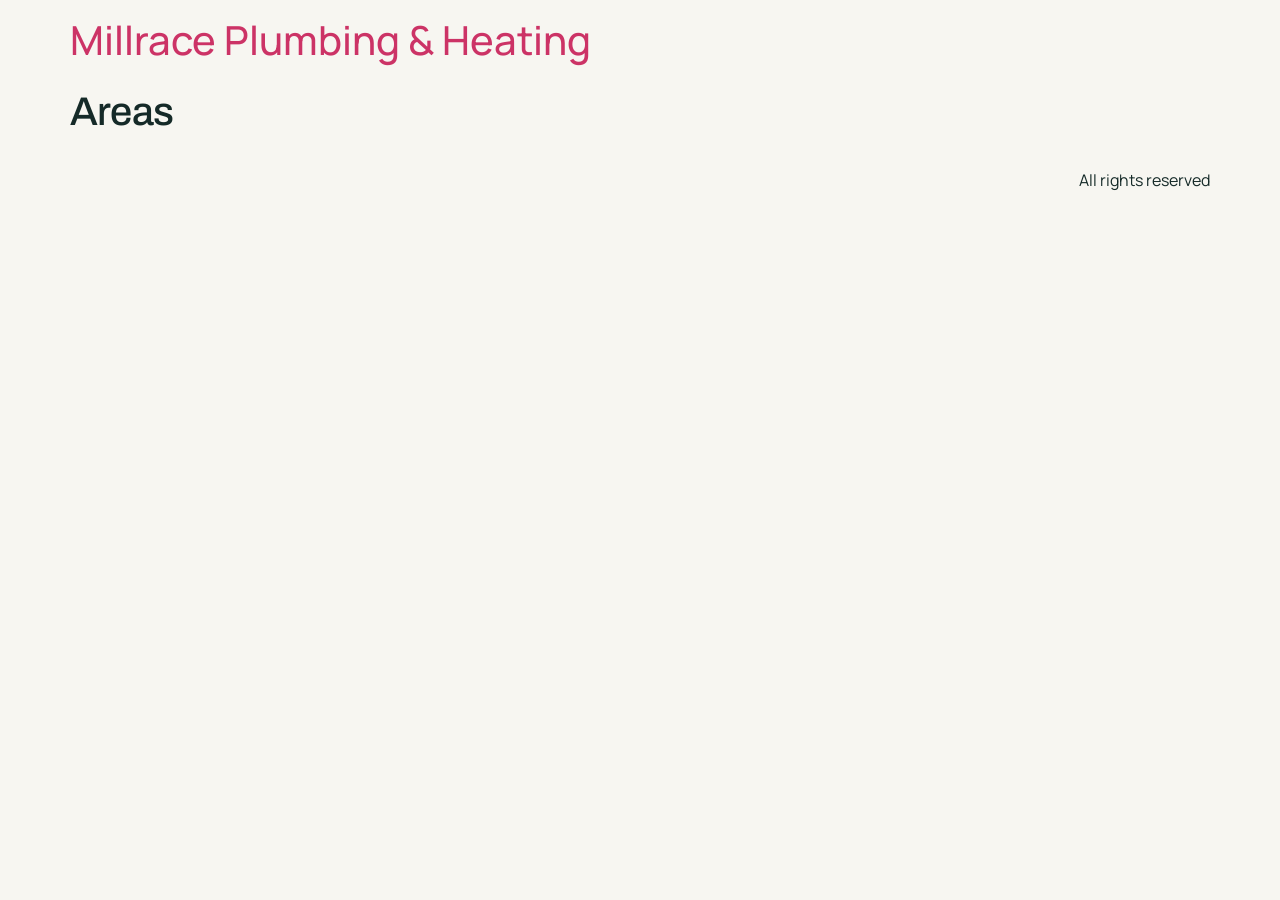
<file: areas/index.html>
<!doctype html>
<html lang="en-US">
<head>
	<meta charset="UTF-8">
	<meta name="viewport" content="width=device-width, initial-scale=1">
	<link rel="profile" href="https://gmpg.org/xfn/11">
	<title>Areas &#8211; Millrace Plumbing &amp; Heating</title>
<meta name='robots' content='max-image-preview:large' />
<link rel="alternate" type="application/rss+xml" title="Millrace Plumbing &amp; Heating &raquo; Feed" href="../feed/" />
<link rel="alternate" type="application/rss+xml" title="Millrace Plumbing &amp; Heating &raquo; Comments Feed" href="../comments/feed/" />
<link rel="alternate" title="oEmbed (JSON)" type="application/json+oembed" href="../wp-json/oembed/1.0/embed?url=http%3A%2F%2F127.0.0.1%3A8082%2Fareas%2F" />
<link rel="alternate" title="oEmbed (XML)" type="text/xml+oembed" href="../wp-json/oembed/1.0/embed?url=http%3A%2F%2F127.0.0.1%3A8082%2Fareas%2F&#038;format=xml" />
<style id="wp-img-auto-sizes-contain-inline-css">
img:is([sizes=auto i],[sizes^="auto," i]){contain-intrinsic-size:3000px 1500px}
/*# sourceURL=wp-img-auto-sizes-contain-inline-css */
</style>
<style id="wp-emoji-styles-inline-css">

	img.wp-smiley, img.emoji {
		display: inline !important;
		border: none !important;
		box-shadow: none !important;
		height: 1em !important;
		width: 1em !important;
		margin: 0 0.07em !important;
		vertical-align: -0.1em !important;
		background: none !important;
		padding: 0 !important;
	}
/*# sourceURL=wp-emoji-styles-inline-css */
</style>
<link rel='stylesheet' id='wp-block-library-css' href='../wp-includes/css/dist/block-library/style.min.css?ver=7.1.4' media='all' />
<style id="global-styles-inline-css">
:root{--wp--preset--aspect-ratio--square: 1;--wp--preset--aspect-ratio--4-3: 4/3;--wp--preset--aspect-ratio--3-4: 3/4;--wp--preset--aspect-ratio--3-2: 3/2;--wp--preset--aspect-ratio--2-3: 2/3;--wp--preset--aspect-ratio--16-9: 16/9;--wp--preset--aspect-ratio--9-16: 9/16;--wp--preset--color--black: #000000;--wp--preset--color--cyan-bluish-gray: #abb8c3;--wp--preset--color--white: #ffffff;--wp--preset--color--pale-pink: #f78da7;--wp--preset--color--vivid-red: #cf2e2e;--wp--preset--color--luminous-vivid-orange: #ff6900;--wp--preset--color--luminous-vivid-amber: #fcb900;--wp--preset--color--light-green-cyan: #7bdcb5;--wp--preset--color--vivid-green-cyan: #00d084;--wp--preset--color--pale-cyan-blue: #8ed1fc;--wp--preset--color--vivid-cyan-blue: #0693e3;--wp--preset--color--vivid-purple: #9b51e0;--wp--preset--gradient--vivid-cyan-blue-to-vivid-purple: linear-gradient(135deg,rgb(6,147,227) 0%,rgb(155,81,224) 100%);--wp--preset--gradient--light-green-cyan-to-vivid-green-cyan: linear-gradient(135deg,rgb(122,220,180) 0%,rgb(0,208,130) 100%);--wp--preset--gradient--luminous-vivid-amber-to-luminous-vivid-orange: linear-gradient(135deg,rgb(252,185,0) 0%,rgb(255,105,0) 100%);--wp--preset--gradient--luminous-vivid-orange-to-vivid-red: linear-gradient(135deg,rgb(255,105,0) 0%,rgb(207,46,46) 100%);--wp--preset--gradient--very-light-gray-to-cyan-bluish-gray: linear-gradient(135deg,rgb(238,238,238) 0%,rgb(169,184,195) 100%);--wp--preset--gradient--cool-to-warm-spectrum: linear-gradient(135deg,rgb(74,234,220) 0%,rgb(151,120,209) 20%,rgb(207,42,186) 40%,rgb(238,44,130) 60%,rgb(251,105,98) 80%,rgb(254,248,76) 100%);--wp--preset--gradient--blush-light-purple: linear-gradient(135deg,rgb(255,206,236) 0%,rgb(152,150,240) 100%);--wp--preset--gradient--blush-bordeaux: linear-gradient(135deg,rgb(254,205,165) 0%,rgb(254,45,45) 50%,rgb(107,0,62) 100%);--wp--preset--gradient--luminous-dusk: linear-gradient(135deg,rgb(255,203,112) 0%,rgb(199,81,192) 50%,rgb(65,88,208) 100%);--wp--preset--gradient--pale-ocean: linear-gradient(135deg,rgb(255,245,203) 0%,rgb(182,227,212) 50%,rgb(51,167,181) 100%);--wp--preset--gradient--electric-grass: linear-gradient(135deg,rgb(202,248,128) 0%,rgb(113,206,126) 100%);--wp--preset--gradient--midnight: linear-gradient(135deg,rgb(2,3,129) 0%,rgb(40,116,252) 100%);--wp--preset--font-size--small: 13px;--wp--preset--font-size--medium: 20px;--wp--preset--font-size--large: 36px;--wp--preset--font-size--x-large: 42px;--wp--preset--spacing--20: 0.44rem;--wp--preset--spacing--30: 0.67rem;--wp--preset--spacing--40: 1rem;--wp--preset--spacing--50: 1.5rem;--wp--preset--spacing--60: 2.25rem;--wp--preset--spacing--70: 3.38rem;--wp--preset--spacing--80: 5.06rem;--wp--preset--shadow--natural: 6px 6px 9px rgba(0, 0, 0, 0.2);--wp--preset--shadow--deep: 12px 12px 50px rgba(0, 0, 0, 0.4);--wp--preset--shadow--sharp: 6px 6px 0px rgba(0, 0, 0, 0.2);--wp--preset--shadow--outlined: 6px 6px 0px -3px rgb(255, 255, 255), 6px 6px rgb(0, 0, 0);--wp--preset--shadow--crisp: 6px 6px 0px rgb(0, 0, 0);}.wp-block-button{--wp--preset--dimension--25: 25%;--wp--preset--dimension--50: 50%;--wp--preset--dimension--75: 75%;--wp--preset--dimension--100: 100%;}:root { --wp--style--global--content-size: 800px;--wp--style--global--wide-size: 1200px; }:where(body) { margin: 0; }.wp-site-blocks > .alignleft { float: left; margin-right: 2em; }.wp-site-blocks > .alignright { float: right; margin-left: 2em; }.wp-site-blocks > .aligncenter { justify-content: center; margin-left: auto; margin-right: auto; }:where(.wp-site-blocks) > * { margin-block-start: 24px; margin-block-end: 0; }:where(.wp-site-blocks) > :first-child { margin-block-start: 0; }:where(.wp-site-blocks) > :last-child { margin-block-end: 0; }:root { --wp--style--block-gap: 24px; }:root :where(.is-layout-flow) > :first-child{margin-block-start: 0;}:root :where(.is-layout-flow) > :last-child{margin-block-end: 0;}:root :where(.is-layout-flow) > *{margin-block-start: 24px;margin-block-end: 0;}:root :where(.is-layout-constrained) > :first-child{margin-block-start: 0;}:root :where(.is-layout-constrained) > :last-child{margin-block-end: 0;}:root :where(.is-layout-constrained) > *{margin-block-start: 24px;margin-block-end: 0;}:root :where(.is-layout-flex){gap: 24px;}:root :where(.is-layout-grid){gap: 24px;}.is-layout-flow > .alignleft{float: left;margin-inline-start: 0;margin-inline-end: 2em;}.is-layout-flow > .alignright{float: right;margin-inline-start: 2em;margin-inline-end: 0;}.is-layout-flow > .aligncenter{margin-left: auto !important;margin-right: auto !important;}.is-layout-constrained > .alignleft{float: left;margin-inline-start: 0;margin-inline-end: 2em;}.is-layout-constrained > .alignright{float: right;margin-inline-start: 2em;margin-inline-end: 0;}.is-layout-constrained > .aligncenter{margin-left: auto !important;margin-right: auto !important;}.is-layout-constrained > :where(:not(.alignleft):not(.alignright):not(.alignfull)){max-width: var(--wp--style--global--content-size);margin-left: auto !important;margin-right: auto !important;}.is-layout-constrained > .alignwide{max-width: var(--wp--style--global--wide-size);}body .is-layout-flex{display: flex;}.is-layout-flex{flex-wrap: wrap;align-items: center;}.is-layout-flex > :is(*, div){margin: 0;}body .is-layout-grid{display: grid;}.is-layout-grid > :is(*, div){margin: 0;}body{padding-top: 0px;padding-right: 0px;padding-bottom: 0px;padding-left: 0px;}:root :where(.wp-element-button, .wp-block-button__link){background-color: #32373c;border-width: 0;color: #fff;font-family: inherit;font-size: inherit;font-style: inherit;font-weight: inherit;letter-spacing: inherit;line-height: inherit;padding-top: calc(0.667em + 2px);padding-right: calc(1.333em + 2px);padding-bottom: calc(0.667em + 2px);padding-left: calc(1.333em + 2px);text-decoration: none;text-transform: inherit;}.has-black-color{color: var(--wp--preset--color--black) !important;}.has-cyan-bluish-gray-color{color: var(--wp--preset--color--cyan-bluish-gray) !important;}.has-white-color{color: var(--wp--preset--color--white) !important;}.has-pale-pink-color{color: var(--wp--preset--color--pale-pink) !important;}.has-vivid-red-color{color: var(--wp--preset--color--vivid-red) !important;}.has-luminous-vivid-orange-color{color: var(--wp--preset--color--luminous-vivid-orange) !important;}.has-luminous-vivid-amber-color{color: var(--wp--preset--color--luminous-vivid-amber) !important;}.has-light-green-cyan-color{color: var(--wp--preset--color--light-green-cyan) !important;}.has-vivid-green-cyan-color{color: var(--wp--preset--color--vivid-green-cyan) !important;}.has-pale-cyan-blue-color{color: var(--wp--preset--color--pale-cyan-blue) !important;}.has-vivid-cyan-blue-color{color: var(--wp--preset--color--vivid-cyan-blue) !important;}.has-vivid-purple-color{color: var(--wp--preset--color--vivid-purple) !important;}.has-black-background-color{background-color: var(--wp--preset--color--black) !important;}.has-cyan-bluish-gray-background-color{background-color: var(--wp--preset--color--cyan-bluish-gray) !important;}.has-white-background-color{background-color: var(--wp--preset--color--white) !important;}.has-pale-pink-background-color{background-color: var(--wp--preset--color--pale-pink) !important;}.has-vivid-red-background-color{background-color: var(--wp--preset--color--vivid-red) !important;}.has-luminous-vivid-orange-background-color{background-color: var(--wp--preset--color--luminous-vivid-orange) !important;}.has-luminous-vivid-amber-background-color{background-color: var(--wp--preset--color--luminous-vivid-amber) !important;}.has-light-green-cyan-background-color{background-color: var(--wp--preset--color--light-green-cyan) !important;}.has-vivid-green-cyan-background-color{background-color: var(--wp--preset--color--vivid-green-cyan) !important;}.has-pale-cyan-blue-background-color{background-color: var(--wp--preset--color--pale-cyan-blue) !important;}.has-vivid-cyan-blue-background-color{background-color: var(--wp--preset--color--vivid-cyan-blue) !important;}.has-vivid-purple-background-color{background-color: var(--wp--preset--color--vivid-purple) !important;}.has-black-border-color{border-color: var(--wp--preset--color--black) !important;}.has-cyan-bluish-gray-border-color{border-color: var(--wp--preset--color--cyan-bluish-gray) !important;}.has-white-border-color{border-color: var(--wp--preset--color--white) !important;}.has-pale-pink-border-color{border-color: var(--wp--preset--color--pale-pink) !important;}.has-vivid-red-border-color{border-color: var(--wp--preset--color--vivid-red) !important;}.has-luminous-vivid-orange-border-color{border-color: var(--wp--preset--color--luminous-vivid-orange) !important;}.has-luminous-vivid-amber-border-color{border-color: var(--wp--preset--color--luminous-vivid-amber) !important;}.has-light-green-cyan-border-color{border-color: var(--wp--preset--color--light-green-cyan) !important;}.has-vivid-green-cyan-border-color{border-color: var(--wp--preset--color--vivid-green-cyan) !important;}.has-pale-cyan-blue-border-color{border-color: var(--wp--preset--color--pale-cyan-blue) !important;}.has-vivid-cyan-blue-border-color{border-color: var(--wp--preset--color--vivid-cyan-blue) !important;}.has-vivid-purple-border-color{border-color: var(--wp--preset--color--vivid-purple) !important;}.has-vivid-cyan-blue-to-vivid-purple-gradient-background{background: var(--wp--preset--gradient--vivid-cyan-blue-to-vivid-purple) !important;}.has-light-green-cyan-to-vivid-green-cyan-gradient-background{background: var(--wp--preset--gradient--light-green-cyan-to-vivid-green-cyan) !important;}.has-luminous-vivid-amber-to-luminous-vivid-orange-gradient-background{background: var(--wp--preset--gradient--luminous-vivid-amber-to-luminous-vivid-orange) !important;}.has-luminous-vivid-orange-to-vivid-red-gradient-background{background: var(--wp--preset--gradient--luminous-vivid-orange-to-vivid-red) !important;}.has-very-light-gray-to-cyan-bluish-gray-gradient-background{background: var(--wp--preset--gradient--very-light-gray-to-cyan-bluish-gray) !important;}.has-cool-to-warm-spectrum-gradient-background{background: var(--wp--preset--gradient--cool-to-warm-spectrum) !important;}.has-blush-light-purple-gradient-background{background: var(--wp--preset--gradient--blush-light-purple) !important;}.has-blush-bordeaux-gradient-background{background: var(--wp--preset--gradient--blush-bordeaux) !important;}.has-luminous-dusk-gradient-background{background: var(--wp--preset--gradient--luminous-dusk) !important;}.has-pale-ocean-gradient-background{background: var(--wp--preset--gradient--pale-ocean) !important;}.has-electric-grass-gradient-background{background: var(--wp--preset--gradient--electric-grass) !important;}.has-midnight-gradient-background{background: var(--wp--preset--gradient--midnight) !important;}.has-small-font-size{font-size: var(--wp--preset--font-size--small) !important;}.has-medium-font-size{font-size: var(--wp--preset--font-size--medium) !important;}.has-large-font-size{font-size: var(--wp--preset--font-size--large) !important;}.has-x-large-font-size{font-size: var(--wp--preset--font-size--x-large) !important;}
:root :where(.wp-block-icon svg){width: 24px;}
:root :where(.wp-block-pullquote){font-size: 1.5em;line-height: 1.6;}
/*# sourceURL=global-styles-inline-css */
</style>
<link rel='stylesheet' id='hello-elementor-css' href='../wp-content/themes/hello-elementor/assets/css/reset.css?ver=3.5.2' media='all' />
<link rel='stylesheet' id='hello-elementor-theme-style-css' href='../wp-content/themes/hello-elementor/assets/css/theme.css?ver=3.5.2' media='all' />
<link rel='stylesheet' id='hello-elementor-header-footer-css' href='../wp-content/themes/hello-elementor/assets/css/header-footer.css?ver=3.5.2' media='all' />
<link rel='stylesheet' id='elementor-frontend-css' href='../wp-content/plugins/elementor/assets/css/frontend.min.css?ver=4.4.0' media='all' />
<link rel='stylesheet' id='elementor-post-5-css' href='../wp-content/uploads/elementor/css/post-5.css?ver=1794673204' media='all' />
<link rel='stylesheet' id='elementor-gf-roboto-css' href='https://fonts.googleapis.com/css?family=Roboto:100,100italic,200,200italic,300,300italic,400,400italic,500,500italic,600,600italic,700,700italic,800,800italic,900,900italic&#038;display=swap' media='all' />
<link rel='stylesheet' id='elementor-gf-robotoslab-css' href='https://fonts.googleapis.com/css?family=Roboto+Slab:100,100italic,200,200italic,300,300italic,400,400italic,500,500italic,600,600italic,700,700italic,800,800italic,900,900italic&#038;display=swap' media='all' />
<link rel="https://api.w.org/" href="../wp-json/" /><link rel="alternate" title="JSON" type="application/json" href="../wp-json/wp/v2/pages/8" /><link rel="EditURI" type="application/rsd+xml" title="RSD" href="../xmlrpc.php?rsd" />
<meta name="generator" content="WordPress 7.1.4" />
<link rel="canonical" href="../areas/" />
<link rel='shortlink' href='../?p=8' />
<meta name="generator" content="Elementor 4.4.0; features: e_font_icon_svg, additional_custom_breakpoints; settings: css_print_method-external, google_font-enabled, font_display-swap">
			<style>
				.e-con.e-parent:nth-of-type(n+4):not(.e-lazyloaded):not(.e-no-lazyload),
				.e-con.e-parent:nth-of-type(n+4):not(.e-lazyloaded):not(.e-no-lazyload) * {
					background-image: none !important;
				}
				@media screen and (max-height: 1024px) {
					.e-con.e-parent:nth-of-type(n+3):not(.e-lazyloaded):not(.e-no-lazyload),
					.e-con.e-parent:nth-of-type(n+3):not(.e-lazyloaded):not(.e-no-lazyload) * {
						background-image: none !important;
					}
				}
				@media screen and (max-height: 640px) {
					.e-con.e-parent:nth-of-type(n+2):not(.e-lazyloaded):not(.e-no-lazyload),
					.e-con.e-parent:nth-of-type(n+2):not(.e-lazyloaded):not(.e-no-lazyload) * {
						background-image: none !important;
					}
				}
			</style>
			<style id="wp-custom-css">
@import url('https://fonts.googleapis.com/css2?family=Archivo:wght@500;600;700;800&family=Manrope:wght@400;500;600;700;800&display=swap');
/* ============================================================
   MILLRACE HOME PAGE — the only custom CSS for this page.
   Everything structural (column widths, gaps, spacing, the hero
   gradient) is set natively in the Elementor editor. What remains
   here is small styling for repeated pieces (cards, chips, the
   quote tool, the mobile bar) plus a few things the free editor
   has no control for — each block says what it does and why.
   ============================================================ */
body{font-family:'Manrope',ui-sans-serif,system-ui,sans-serif;background:#f7f6f1;color:#152a28}
h1,h2,h3,h4,h5{font-family:'Archivo',sans-serif}
.mr-nav{display:flex;justify-content:flex-end;gap:2px;white-space:nowrap}
.mr-nav a{font-family:'Manrope';font-weight:600;font-size:14px;line-height:1.43;color:rgba(21,42,40,0.7);text-decoration:none;padding:8px 10px;border-radius:10px}
.mr-nav a:hover{color:rgba(21,42,40,0.9)}
.mr-nav a.mr-active{color:#152a28;position:relative}
.mr-nav a.mr-active::after{content:"";position:absolute;left:12px;right:12px;bottom:-1px;height:2px;background:#ff8a33;border-radius:2px}
.mr-vdiv{display:block;width:1px;height:32px;background:#e1ded4;margin:0 auto}
.mr-call{display:flex;align-items:center;gap:8px;padding:6px 8px;border-radius:12px;text-decoration:none}
.mr-call:hover{background:rgba(237,234,225,0.55)}
.mr-call-disc{flex:0 0 36px;width:36px;height:36px;border-radius:50%;background:#0f3b3a;color:#f7f6f1;display:inline-flex;align-items:center;justify-content:center}
.mr-call-disc svg{width:13px;height:13px}
.mr-call-stack{line-height:1}
.mr-call small{display:block;text-transform:uppercase;letter-spacing:1.4848px;font-size:9.28px;font-weight:700;color:#5d6a66;white-space:nowrap}
.mr-call strong{display:block;font-family:'Archivo';font-size:16.8px;line-height:21px;color:#152a28;font-weight:700;margin-top:2px;white-space:nowrap}
.mr-badge{display:inline-block;background:rgba(15,59,58,0.3);border:1px solid rgba(247,246,241,0.2);border-radius:999px;padding:6px 12px;letter-spacing:1.792px;font-size:11.2px;font-weight:700;color:#f7f6f1;font-family:'Manrope'}
.mr-stars{color:#ff8a33;letter-spacing:2.5px;font-size:15px}
/* header column widths are set natively on the columns themselves (Column Width %) — no CSS needed */
/* hero: the dark gradient over the photo is a normal background-overlay IMAGE set in the editor (media library: "Hero gradient overlay") — no CSS needed. Only the copy column width is pinned here. */
/* small header hidden on desktop; desktop header hidden below desktop —
   the original keeps its small header all the way up to 1024 (M6) */
.mr-mhead-sec{display:none}
@media (max-width: 1023px){
  .mr-mhead-sec{display:block}
  .mr-header-sec{display:none}
}
/* facts strip dividers + column padding are native per-column settings (M5) */
.mr-strip-sec > .e-con-inner > .e-con:nth-child(2),
.mr-strip-sec > .e-con-inner > .e-con:nth-child(3){border-left:0}
@media (max-width: 767px){
  .mr-mhead-sec > .elementor-container{display:flex;flex-wrap:nowrap;align-items:center}
  .mr-hero-sec .elementor-inner-section > .elementor-container{flex-direction:column}
  .mr-hero-sec .elementor-inner-section > .elementor-container > .elementor-column{flex:1 1 100%;width:100%}
  .mr-hero-sec .elementor-inner-section .elementor-button{width:100%}
}

/* M1 fixes round 3 */
@media (max-width: 767px){ .mr-strip-sec{margin-top:0 !important} }

/* M1 fixes round 4 */
.mr-hero-sec{background-position:68% center !important;position:relative}
.mr-hero-sec::before{content:"";position:absolute;inset:0;background:linear-gradient(to right, rgba(15,59,58,0.95) 0%, rgba(15,59,58,0.78) 50%, rgba(15,59,58,0.1) 100%);pointer-events:none}
.mr-hero-sec > .e-con-inner{position:relative;z-index:1}

/* ================= M2 (full home page) ================= */
h1,h2,h3,h4,h5{letter-spacing:-0.02em}
/* kill Elementor default widget spacing on this page; all rhythm is explicit margins */
.elementor-33 .elementor-widget:not(:last-child){margin-block-end:0}
/* content inset: original container = 1152 box + 24px (16px phone) inner padding */
@media (min-width:768px){
  .mr-inset > .elementor-container > .elementor-column:first-of-type > .elementor-widget-wrap{padding-left:24px}
  .mr-inset > .elementor-container > .elementor-column:last-of-type > .elementor-widget-wrap{padding-right:24px}
}
@media (max-width:767px){
  .mr-inset > .elementor-container > .elementor-column:first-of-type > .elementor-widget-wrap{padding-left:16px}
  .mr-inset > .elementor-container > .elementor-column:last-of-type > .elementor-widget-wrap{padding-right:16px}
}
/* header: border + sticky like the original; phone stack vertically centred */
.mr-header-sec{border-bottom:1px solid #e1ded4;position:sticky;top:0;z-index:99}
.mr-mhead-sec{border-bottom:1px solid #e1ded4;position:sticky;top:0;z-index:99}
.mr-mbtn{display:flex;align-items:center;justify-content:center;width:40px;height:40px;border-radius:12px;margin-left:auto}
.mr-mbtn svg{width:20px;height:20px}
.mr-mbtn-tel{background:#ff8a33;color:#231a12}
.mr-mbtn-menu{background:#fff;border:1px solid #d8d4c9;color:#152a28}
@media (max-width:767px){
  .mr-hero-sec > .e-con-inner{height:100%;align-items:center;justify-content:center !important}
  .mr-hero-sec > .e-con-inner > .e-con{justify-content:center;align-self:center}
  .mr-headrow-sec > .e-con-inner{gap:32px}
  .mr-hero-sec .elementor-widget-button .elementor-button{width:100%}
  .mr-headrow-sec h2.elementor-heading-title, .mr-process-sec h2.elementor-heading-title, .mr-areas-sec h2.elementor-heading-title{letter-spacing:-0.75px !important}
  .mr-hero-sec h1.elementor-heading-title{letter-spacing:-0.82px !important}
  .mr-h2{letter-spacing:-0.75px}
  .mr-cta-h2{letter-spacing:-0.8px}
}
/* Mobile drop-down menu: the section is hidden until the burger button's
   link makes it the page target. This CSS-only toggle needs no JavaScript,
   never appears on desktop, and drops the five normal page links below the
   sticky phone header in the site's cream / teal / orange language. */
.mr-mmenu-sec{display:none !important}
@media (max-width:1023px){
  .mr-mmenu-sec:target{display:flex !important;position:fixed;top:65px;left:0;right:0;z-index:98;max-height:calc(100svh - 65px);overflow:auto;background:#f7f6f1;border-bottom:1px solid #e1ded4;box-shadow:0 22px 28px -24px rgba(21,42,40,0.5)}
  .mr-mnav{display:flex;flex-direction:column;padding:6px 0 10px}
  .mr-mnav a{display:flex;align-items:center;min-height:52px;padding:13px 20px;border-top:1px solid #e9e6dc;color:#152a28;font-family:'Manrope';font-size:16px;font-weight:700;line-height:1.25;text-decoration:none}
  .mr-mnav a:first-child{border-top:0}
  .mr-mnav a:hover,.mr-mnav a:focus{background:#f2f1eb;color:#0f3b3a}
  .mr-mnav a.mr-mnav-active{color:#0f3b3a;box-shadow:inset 4px 0 0 #ff8a33}
  .mr-mnav a.mr-mnav-close{min-height:44px;justify-content:center;color:#0f3b3a;font-size:13px;font-weight:800;letter-spacing:1.2px;text-transform:uppercase}
}
.mr-header-sec .elementor-inner-section > .elementor-container{align-items:center}
.mr-header-sec .elementor-inner-section .elementor-column > .elementor-widget-wrap{padding-top:0;padding-bottom:0}
/* hero: full first screen, content centred in the zone above the facts strip */
.mr-hero-sec{display:flex;align-items:center;min-height:calc(100svh - 65px);padding-bottom:0}
.mr-hero-sec > .elementor-container{width:100%}
@media (min-width:640px){
  /* hero fills the first screen under the header; the bottom 71px is where the facts strip overlaps,
     so the copy is centred in the space above the strip: nudge it up by half the strip height (36px) */
  .mr-hero-sec{min-height:calc(100svh - 81px);padding-bottom:71px}
  .mr-hero-sec > .elementor-container{transform:translateY(-36px)}
}
@media (min-width:640px) and (max-width:767px){ .mr-hero-sec{min-height:calc(100svh - 65px)} }
/* facts strip: translucent strip INSIDE the hero on desktop, hidden on phones (original: hidden below 640px) */
.mr-strip-sec{background:transparent}
@media (max-width:639px){ .mr-strip-sec{display:none !important} }
@media (min-width:640px){
  .mr-strip-sec{border-top:1px solid rgba(247,246,241,0.12)}
}
/* the original site resets paragraph margins (Tailwind preflight); the theme does not, so do it here or every text block grows a stray bottom margin. HTML-widget paragraphs keep their own class-set top margins; only the bottom is zeroed (that is the preflight behaviour). */
.elementor-widget-text-editor p{margin-top:0;margin-bottom:0}
.elementor-widget-html p{margin-bottom:0}
.elementor-widget-html h1,.elementor-widget-html h2,.elementor-widget-html h3,.elementor-widget-html h4,.elementor-widget-html h5,.elementor-widget-html h6{margin:0}
/* eyebrow + shared bits */
.mr-eyebrow{display:flex;align-items:center;gap:10px;font-family:'Manrope';font-size:11.52px;font-weight:800;letter-spacing:2.304px;text-transform:uppercase;color:#5d6a66;line-height:1.5;margin:0}
.mr-eyebrow::before{content:"";width:28px;height:1px;background:#ff8a33;flex:0 0 28px}
.mr-eyebrow-dark{color:rgba(247,246,241,0.7)}
.mr-eyebrow-center{justify-content:center}
/* promises */
/* promises layout (4 / 2 / 1 columns) is native: column widths + section gap are set on the elements themselves */
.mr-promise-icon{display:inline-flex;align-items:center;justify-content:center;width:40px;height:40px;border-radius:12px;background:#edeae1;color:#0f3b3a}
.mr-promise-icon svg{width:20px;height:20px}
/* services cards */
/* service card colours/border/radius/shadow are set natively on each column. CSS only does two things the free editor has no control for: clipping the photo to the card's rounded corners, and the hover state (orange border + deeper shadow, from the original). */
.mr-services-sec > .e-con-inner > .e-con{overflow:hidden;transition:border-color .25s ease, box-shadow .25s ease}
.mr-services-sec > .e-con-inner > .e-con:hover{border-color:#ff8a33;box-shadow:0 10px 15px -3px rgba(0,0,0,0.1),0 4px 6px -4px rgba(0,0,0,0.1)}
.mr-card-img{position:relative;aspect-ratio:4/3;overflow:hidden}
.mr-card-img img{width:100%;height:100%;object-fit:cover;display:block}
.mr-price-badge{position:absolute;left:12px;bottom:12px;background:#0f3b3a;color:#f7f6f1;font-family:'Manrope';font-size:14px;font-weight:700;padding:4px 10px;border-radius:999px;font-variant-numeric:tabular-nums}
.mr-card-body{padding:20px}
.mr-card-title{display:flex;align-items:center;gap:4px}
.mr-card-title svg{width:20px;height:20px;color:#ff8a33;flex:0 0 20px}
.mr-card-title span{font-family:'Archivo';font-size:18px;font-weight:800;line-height:1.55;letter-spacing:-0.45px;color:#152a28}
.mr-card-blurb{margin:8px 0 0;font-size:14px;line-height:1.625;color:#5d6a66}
.mr-card-link{margin-top:16px;display:inline-flex;align-items:center;gap:6px;font-size:14px;font-weight:700;color:#0f3b3a}
.mr-card-link svg{width:14px;height:14px}
/* estimate layout */
/* estimate layout is native: column widths (38.6% / 61.4%) + section gap set on the elements */
.mr-check-item{display:flex;align-items:center;gap:10px;font-size:14px;color:rgba(247,246,241,0.85);line-height:1.43}
.mr-check-disc{flex:0 0 20px;width:20px;height:20px;border-radius:50%;background:#ff8a33;color:#231a12;display:inline-flex;align-items:center;justify-content:center}
.mr-check-disc svg{width:12px;height:12px}
/* process */
/* process layout is native on desktop (column widths + gap). On phones the original shows the words BEFORE the photo; classic columns cannot swap order natively, so this one rule flips the row on small screens. */
@media (max-width:1023px){ .mr-process-sec > .elementor-container{flex-direction:column-reverse} }
.mr-process-sec .elementor-widget-image img{aspect-ratio:4/3;object-fit:cover;border-radius:16px;border:1px solid rgba(21,42,40,0.12);width:100%}
.mr-step-num{flex:0 0 36px;width:36px;height:36px;border-radius:50%;border:1px solid rgba(21,42,40,0.15);display:inline-flex;align-items:center;justify-content:center;font-family:'Archivo';font-size:12px;font-weight:700;color:#5d6a66;font-variant-numeric:tabular-nums}
/* reviews */
/* review cards: layout, card colours, borders and padding are all native element settings */
.mr-stars-row{display:inline-flex;align-items:center;gap:2px;color:#ff8a33}
.mr-stars-row svg{width:14px;height:14px}
.mr-stars-hero svg{width:12px;height:12px}
.mr-stars-hero{gap:4px}
.mr-stars-chip svg{width:11px;height:11px}
.mr-stars-empty{color:#e1ded4}
.mr-rev-top{display:flex;align-items:center;justify-content:space-between;gap:8px;flex-wrap:wrap}
.mr-job-pill{background:#edeae1;color:#0f3b3a;font-size:11.2px;font-weight:700;letter-spacing:0.672px;text-transform:uppercase;padding:4px 10px;border-radius:999px;white-space:nowrap}
.mr-rating-chip{display:inline-flex;align-items:center;gap:12px;background:#fff;border:1px solid #e1ded4;border-radius:16px;padding:12px 16px;text-align:left}
.mr-rating-chip .mr-big{font-family:'Archivo';font-size:30px;font-weight:800;line-height:1.2;color:#152a28}
.mr-rating-chip .mr-sub{display:block;margin-top:2px;font-size:9.92px;font-weight:700;letter-spacing:1.1904px;color:#5d6a66;text-transform:uppercase}
/* areas */
/* areas layout is native: column widths (45.8% / 54.2%) + section gap set on the elements */
.mr-area-chips{display:flex;flex-wrap:wrap;gap:8px;list-style:none;margin:0;padding:0}
.mr-area-chips li{display:inline-block;background:#fff;border:1px solid #e1ded4;border-radius:999px;padding:6px 14px;font-size:14px;font-weight:600;line-height:1.43;color:#152a28}
.mr-area-chips li span{font-size:12px;font-weight:500;color:#5d6a66;font-variant-numeric:tabular-nums;margin-left:6px}
.mr-map-card{background:#fff;border:1px solid #e1ded4;border-radius:20px;overflow:hidden;display:flex;flex-direction:column}
.mr-map-head{display:flex;align-items:center;justify-content:space-between;gap:12px;padding:13px 16px 14px}
.mr-map-head .mr-map-label{display:inline-flex;align-items:center;gap:8px;font-size:11.2px;font-weight:700;letter-spacing:1.568px;text-transform:uppercase;color:#5d6a66}
.mr-map-head .mr-map-label svg{width:14px;height:14px;color:#ff8a33}
.mr-map-head a{display:inline-flex;align-items:center;gap:6px;font-size:14px;font-weight:600;color:#5d6a66;text-decoration:none}
.mr-map-head a:hover{color:#2b3d3b}
.mr-map-head a svg{width:14px;height:14px}
.mr-map-frame{position:relative;flex:1;min-height:256px;background:#edeae1}
.mr-map-frame iframe{position:absolute;inset:0;width:100%;height:100%;border:0}
.mr-map-foot{margin:0;padding:10px 16px;border-top:1px solid #e1ded4;font-size:12px;line-height:1.625;color:#5d6a66}
/* cta (button row layout is in the M5 block below with .mr-cta-btns) */
/* footer */
.mr-foot-h{font-family:'Archivo';font-size:11.52px;font-weight:700;letter-spacing:2.0736px;text-transform:uppercase;line-height:1.5;color:rgba(247,246,241,0.7);margin:0}
.mr-foot-links{list-style:none;margin:16px 0 0;padding:0;font-size:14px;line-height:1.43}
.mr-foot-links li{margin:0}
.mr-foot-links li+li{margin-top:10px}
.mr-foot-links li:last-child{margin-bottom:0}
.mr-foot-links a{font-size:14px;font-weight:500;line-height:1.43;color:rgba(247,246,241,0.8);text-decoration:none}
.mr-foot-links a:hover{color:#ff8a33}
.mr-foot-blurb{max-width:320px}
.mr-foot-areas-link{display:inline-flex;align-items:center;gap:6px;font-size:14px;font-weight:600;color:rgba(247,246,241,0.85);text-decoration:underline;text-underline-offset:2px}
.mr-foot-areas-link:hover{color:#ff8a33}
.mr-hours{display:grid;grid-template-columns:1fr 1fr;gap:6px 32px;margin-top:8px}
.mr-hours .mr-hday{white-space:nowrap}
@media (max-width:639px){ .mr-hours{grid-template-columns:1fr} }
.mr-hours .mr-hrow{display:flex;align-items:flex-start;justify-content:space-between;gap:16px;font-size:14px}
.mr-hours .mr-hday{display:inline-flex;align-items:center;gap:8px;color:rgba(247,246,241,0.7)}
.mr-hours .mr-hday svg{width:12px;height:12px;color:rgba(255,138,51,0.8);flex:0 0 12px}
.mr-hours .mr-htime{font-weight:600;color:rgba(247,246,241,0.9);text-align:right}
/* mobile action bar */
.mr-mobilebar-sec .elementor-widget-wrap{padding:0}
#mr-mobile-bar{display:none}
@media (max-width:767px){
  #mr-mobile-bar{display:block;position:fixed;left:0;right:0;bottom:0;z-index:999;border-top:1px solid rgba(247,246,241,0.1);box-shadow:0 -8px 24px -12px rgba(0,0,0,0.4);font-family:'Manrope'}
  #mr-mobile-bar .mr-mb-grid{display:grid;grid-template-columns:1.25fr 1fr 1fr}
  #mr-mobile-bar a{display:flex;flex-direction:column;align-items:center;justify-content:center;gap:2px;padding:10px 0 calc(10px + env(safe-area-inset-bottom));text-decoration:none}
  #mr-mobile-bar a svg{width:20px;height:20px}
  #mr-mobile-bar a span{font-size:11.2px;font-weight:800;letter-spacing:0.5px;text-transform:uppercase}
  #mr-mobile-bar .mr-mb-call{background:#ff8a33;color:#231a12}
  #mr-mobile-bar .mr-mb-wa{background:#128c7e;color:#fff}
  #mr-mobile-bar .mr-mb-quote{background:#0f3b3a;color:#f7f6f1}
  #mr-mobile-bar .mr-mb-wa span, #mr-mobile-bar .mr-mb-quote span{font-weight:700}
  #mr-mobile-bar a + a{border-left:1px solid rgba(247,246,241,0.12)}
}
/* quote tool (code-carried block) */
.mr-quote{background:#fff;border:1px solid #e1ded4;border-radius:20px;box-shadow:0 24px 40px -18px rgba(15,59,58,0.25);padding:20px;font-family:'Manrope';color:#152a28}
@media (min-width:768px){ .mr-quote{padding:28px} }
.mr-q-head{display:flex;align-items:flex-start;justify-content:space-between;gap:16px}
.mr-q-kicker{margin:0;font-size:10px;font-weight:800;letter-spacing:1.8px;text-transform:uppercase;color:#5d6a66;line-height:1.5}
.mr-q-main{display:flex;flex-direction:column}
.mr-q-r-label,.mr-q-r-meta,.mr-q-r-price,.mr-q-r-check,.mr-q-r-note,.mr-q-rather,.mr-q-sent-strip{margin-bottom:0}
.mr-q-title{margin-top:4px;font-family:'Archivo';font-size:20px;font-weight:800;letter-spacing:-0.6px;line-height:1.333}
@media (min-width:768px){ .mr-q-title{font-size:24px} }
.mr-q-chip{flex:0 0 auto;background:#edeae1;border-radius:999px;padding:4px 10px;font-size:10.4px;font-weight:700;color:#5d6a66}
.mr-q-progress{display:flex;gap:6px;margin-top:16px}
.mr-q-progress span{flex:1;height:4px;border-radius:999px;background:#e1ded4}
.mr-q-progress span.on{background:#ff8a33}
.mr-q-example{margin-top:16px;display:flex;flex-wrap:wrap;align-items:center;gap:8px;background:rgba(242,241,235,0.7);border-radius:12px;padding:8px 12px;font-size:14px;line-height:1.43}
.mr-q-ex-label{font-size:10.56px;font-weight:700;letter-spacing:1.4784px;text-transform:uppercase;color:#5d6a66}
.mr-q-ex-text{font-weight:600}
.mr-q-para{margin:16px 0 0;font-size:14px;color:#5d6a66}
.mr-q-grid{display:grid;gap:10px;margin-top:16px}
@media (min-width:640px){ .mr-q-grid{grid-template-columns:1fr 1fr} .mr-q-grid.cols3{grid-template-columns:1fr 1fr 1fr} }
.mr-q-opt{display:flex;align-items:center;gap:12px;width:100%;text-align:left;background:#fff;border:1px solid #e1ded4;border-radius:12px;padding:14px;cursor:pointer;font-family:'Manrope';transition:border-color .12s, background .12s}
.mr-q-opt:hover{border-color:rgba(21,42,40,0.35);background:#f2f1eb}
.mr-q-opt .mr-q-disc{flex:0 0 36px;width:36px;height:36px;border-radius:10px;background:#edeae1;color:rgba(21,42,40,0.7);display:inline-flex;align-items:center;justify-content:center}
.mr-q-opt .mr-q-disc svg{width:18px;height:18px}
.mr-q-opt .mr-q-opt-label{flex:1;font-size:14px;font-weight:600;color:#152a28}
.mr-q-opt .mr-q-arrow{width:16px;height:16px;color:#5d6a66;display:inline-flex}
.mr-q-opt .mr-q-arrow svg{width:16px;height:16px}
.mr-q-opt .mr-q-check{width:16px;height:16px;color:#0f3b3a;display:none}
.mr-q-opt .mr-q-check svg{width:16px;height:16px}
.mr-q-opt[aria-pressed="true"]{border-color:#0f3b3a;background:#edeae1}
.mr-q-opt[aria-pressed="true"] .mr-q-disc{background:#0f3b3a;color:#f7f6f1}
.mr-q-opt[aria-pressed="true"] .mr-q-arrow{display:none}
.mr-q-opt[aria-pressed="true"] .mr-q-check{display:inline-flex}
.mr-q-back{margin-top:16px;margin-left:-8px;display:inline-flex;align-items:center;gap:8px;background:none;border:0;padding:8px 12px;font-family:'Manrope';font-size:14px;font-weight:500;color:#5d6a66;cursor:pointer}
.mr-q-back svg{width:16px;height:16px}
.mr-q-result{background:#0f3b3a;border-radius:16px;padding:20px;color:#f7f6f1}
.mr-q-r-top{display:flex;flex-wrap:wrap;align-items:flex-end;justify-content:space-between;gap:8px}
.mr-q-r-label{font-size:10px;font-weight:700;letter-spacing:1.8px;text-transform:uppercase;color:rgba(247,246,241,0.55)}
.mr-q-r-meta{font-size:11.2px;color:rgba(247,246,241,0.55)}
.mr-q-r-price{margin-top:8px;font-family:'Archivo';font-size:clamp(26.4px,7vw,44px);line-height:1;font-weight:800;font-variant-numeric:tabular-nums}
.mr-q-r-check{margin-top:8px;display:flex;align-items:flex-start;gap:6px;font-size:14px;color:#ff8a33}
.mr-q-r-check svg{width:16px;height:16px;flex:0 0 16px;margin-top:2px}
.mr-q-r-note{margin-top:8px;font-size:12px;color:rgba(247,246,241,0.55)}
.mr-q-form{margin-top:16px;display:grid;gap:10px}
@media (min-width:640px){ .mr-q-form{grid-template-columns:1fr 1fr} .mr-q-form .wide{grid-column:span 2} }
.mr-q-form input,.mr-q-form textarea{background:#f7f6f1;border:1px solid #d8d4c9;border-radius:10px;padding:0 12px;height:44px;font-family:'Manrope';font-size:14px;color:#152a28;width:100%;box-sizing:border-box}
.mr-q-form textarea{height:auto;min-height:80px;padding:10px 12px;resize:vertical}
.mr-q-form-btns{display:flex;flex-direction:column;gap:8px}
@media (min-width:640px){ .mr-q-form-btns{flex-direction:row} }
.mr-q-submit{flex:1;background:#ff8a33;color:#231a12;border:0;border-radius:12px;height:56px;font-family:'Manrope';font-size:16px;font-weight:700;cursor:pointer}
.mr-q-submit:hover{background:#f07d1f}
.mr-q-change{display:inline-flex;align-items:center;justify-content:center;gap:8px;background:transparent;border:1px solid #d8d4c9;border-radius:12px;height:56px;padding:0 24px;font-family:'Manrope';font-size:16px;font-weight:600;color:#152a28;cursor:pointer}
.mr-q-change svg{width:16px;height:16px}
.mr-q-rather{margin-top:12px;display:flex;align-items:center;justify-content:center;gap:6px;text-align:center;font-size:12px;color:#5d6a66}
.mr-q-rather svg{width:14px;height:14px}
.mr-q-sent{text-align:center;padding:32px 0}
.mr-q-sent-disc{margin:0 auto;width:56px;height:56px;border-radius:50%;background:#ff8a33;color:#231a12;display:flex;align-items:center;justify-content:center}
.mr-q-sent-disc svg{width:28px;height:28px}
.mr-q-sent h3{margin-top:16px;font-family:'Archivo';font-size:24px;font-weight:800;letter-spacing:-0.02em}
.mr-q-sent p{margin:8px auto 0;max-width:384px;font-size:14px;line-height:1.625;color:#5d6a66}
.mr-q-sent .mr-q-sent-strip{margin-top:16px;background:#edeae1;border-radius:12px;padding:12px;font-size:14px}
.mr-q-sent .mr-q-sent-strip a{font-weight:700;color:#0f3b3a;text-decoration:underline;text-underline-offset:2px}
.mr-q-again{margin-top:24px;background:transparent;border:1px solid #d8d4c9;border-radius:12px;height:40px;padding:0 16px;font-family:'Manrope';font-size:14px;font-weight:600;color:#152a28;cursor:pointer}
/* M2 late overrides */
.mr-badge{display:inline-flex;align-items:center;gap:8px}
.mr-badge svg{width:12px;height:12px;color:#ff8a33;flex:0 0 12px}
.mr-avatar{flex:0 0 32px;width:32px;height:32px;border-radius:50%;background:#0f3b3a;color:#f7f6f1;display:inline-flex;align-items:center;justify-content:center;font-size:12px;font-weight:700}
.mr-foot-star{display:inline-flex;color:#ff8a33}
.mr-foot-star svg{width:13px;height:13px}
@media (min-width:640px) and (max-width:767px){ .mr-strip-sec{margin-top:-71px !important} }
.mr-areas-sec > .e-con-inner > .e-con:nth-child(2) > .elementor-widget-html{flex:1;display:flex}
.mr-map-card{flex:1}
@media (max-width:767px){
  .mr-footer3-sec .elementor-inner-section > .elementor-container{display:flex;flex-direction:column;gap:8px}
  .mr-footer3-sec .elementor-inner-section .elementor-widget{text-align:left}
}
/* footer legal row: two native columns (62% / 38%) */

.mr-h2{font-family:Archivo,sans-serif;font-weight:800;font-size:41.6px;line-height:1.06;letter-spacing:-1.04px;margin:0}
@media (max-width:767px){.mr-h2{font-size:30px}}
.mr-cta-h2{font-family:Archivo,sans-serif;font-weight:800;font-size:48px;line-height:1;letter-spacing:-1.2px;color:#231a12;text-align:center;margin:0}
@media (max-width:767px){.mr-cta-h2{font-size:32px;line-height:1.05}}
.mr-cta-btns{display:flex;gap:12px;justify-content:center;margin:0 auto;max-width:576px}
.mr-cta-btns a{display:inline-flex;align-items:center;justify-content:center;gap:8px;text-decoration:none;box-sizing:border-box}
.mr-cta-btns a svg{width:17px;height:17px;flex:none}
.mr-cta-btns .b1{background:#0f3b3a;color:#f7f6f1;border-radius:16px;padding:0 20px;height:56px;width:304px;font-family:Archivo,sans-serif;font-weight:800;font-size:24px}
.mr-cta-btns .b2{background:#f7f6f1;color:#152a28;border-radius:12px;padding:0 28px;height:56px;width:260px;font-family:Manrope,sans-serif;font-weight:600;font-size:16px}
.mr-cta-btns .b2 svg{width:20px;height:20px}
.mr-cta-btns .b2:hover{background:rgba(247,246,241,0.93)}
@media (max-width:639px){.mr-cta-btns{flex-direction:column}.mr-cta-btns .b1,.mr-cta-btns .b2{width:100%}}

/* M2 content rules for generator markup */
.mr-badge{white-space:nowrap}
.mr-chips{display:flex;flex-wrap:wrap;gap:8px}
.mr-review-text{margin:12px 0 0;font-size:14px;line-height:1.625;color:rgba(21,42,40,0.85)}
.mr-rev-stack{display:inline-flex;flex-direction:column}
.mr-review-meta{display:flex;align-items:center;gap:12px;margin-top:16px;border-top:1px solid #e1ded4;padding-top:12px}
.mr-rev-name{font-weight:600;font-size:14px;line-height:1.25;color:#152a28}
.mr-rev-sub{font-size:14px;line-height:1.43;color:#5d6a66}
.mr-foot-contact{display:flex;gap:8px;align-items:flex-start;font-size:14px;line-height:1.43;color:rgba(247,246,241,0.8)}
.mr-foot-contact + .mr-foot-contact{margin-top:10px}
.mr-foot-contact .mr-fc-ic{display:inline-flex;flex:0 0 16px;width:16px;height:16px;color:#ff8a33;margin-top:2px}
.mr-foot-contact .mr-fc-ic svg{width:16px;height:16px}
.mr-foot-contact .mr-fc-wa{color:#25d366}
.mr-foot-contact a{color:inherit;text-decoration:none}
.mr-foot-contact a:hover{color:#ff8a33}
.mr-foot-rating{display:inline-flex;align-items:center;gap:8px;border:1px solid rgba(247,246,241,0.15);border-radius:12px;padding:8px 12px}
.mr-foot-rate{font-family:Archivo,sans-serif;font-weight:700;font-size:14px;line-height:1.43;color:#f7f6f1}
.mr-foot-sub{font-size:14px;line-height:1.43;color:rgba(247,246,241,0.75)}
.mr-foot-num{display:inline-flex;align-items:center;gap:8px;font-family:Archivo,sans-serif;font-size:18px;font-weight:700;line-height:1.55;color:#f7f6f1;text-decoration:none}
.mr-foot-num svg{width:13px;height:13px;color:#ff8a33;flex:0 0 13px}
.mr-foot-num:hover{color:#ff8a33}

/* ================= M6 (responsive parity with the original) =================
   The original steps its layout at 640 / 768 / 1024 px, but Elementor's own
   device steps sit at 767 / 1024 — so the bands between the two systems are
   set here. Everything else responsive is native element settings. */

/* ---- 640–767: the original's first step up from phones ---- */
@media (min-width:640px) and (max-width:767px){
  /* hero copy at the original's fixed measure (576, plus its 16 phone inset) */
  .mr-hero-sec > .e-con-inner > .e-con:first-child{width:592px !important;max-width:592px;flex:none !important;align-self:flex-start !important}
  .mr-hero-sec h1.elementor-heading-title{font-size:48px !important;letter-spacing:-1.44px !important}
  /* hero buttons side by side at their desktop shares (the button row is a
     full-width container, so its children sit directly under it) */
  .mr-hero-btns{flex-direction:row !important;flex-wrap:nowrap !important}
  .mr-hero-btns > .e-con:first-child{flex:0 0 34.9% !important;width:34.9% !important}
  .mr-hero-btns > .e-con:last-child{flex:0 0 37.5% !important;width:37.5% !important}
  /* facts strip: one row of three (it is taller here, so it pulls up further) */
  .mr-strip-sec > .e-con-inner{flex-direction:row !important;flex-wrap:nowrap !important}
  .mr-strip-sec > .e-con-inner > .e-con{flex:0 0 33.333% !important;width:33.333% !important}
  .mr-strip-sec{margin-top:-89px !important}
  /* promises and services in two columns, as the original has them here */
  .mr-promises-sec > .e-con-inner, .mr-services-sec > .e-con-inner{flex-direction:row !important;flex-wrap:wrap !important}
  .mr-promises-sec > .e-con-inner > .e-con{flex:0 0 calc((100% - 24px) / 2) !important;width:calc((100% - 24px) / 2) !important}
  .mr-services-sec > .e-con-inner > .e-con{flex:0 0 calc((100% - 20px) / 2) !important;width:calc((100% - 20px) / 2) !important}
  /* call band type at this size */
  .mr-cta-h2{font-size:30px !important;line-height:36px !important;letter-spacing:-0.75px !important}
  .mr-cta-btns .b1{font-size:20px !important;line-height:28px !important}
}

/* ---- the small header below desktop: one flex row, logo takes the slack ---- */
@media (max-width:1023px){
  .mr-mhead-sec > .elementor-container{display:flex;flex-wrap:nowrap;align-items:center}
  .mr-mhead-sec .elementor-column{flex:0 0 auto}
  .mr-mhead-sec .elementor-column:first-child{flex:1 1 auto}
}
@media (max-width:767px){
  /* the quote button's column only exists on mid-size screens */
  .mr-mhead-sec .elementor-column:nth-child(2){display:none}
}

/* ---- 768–1023: the original's middle step (small tablets) ---- */
@media (min-width:768px) and (max-width:1023px){
  /* hero copy at the original's fixed measure (576, plus its 24 inset) */
  .mr-hero-sec > .e-con-inner > .e-con:first-child{flex:0 0 600px !important;width:600px !important}
  /* mid-size header: bigger logo, roomier bar; the drop-down sits under it */
  .mr-mhead-sec{padding:16px 24px !important}
  .mr-mhead-sec .elementor-widget-image img{width:178px !important;height:auto !important}
  .mr-mmenu-sec:target{top:80px;max-height:calc(100svh - 80px)}
}

/* ---- 1024 and up: the original's desktop step starts here, not at 1025 ---- */
@media (min-width:1024px){
  /* the headline follows the original's fluid size, not one fixed size */
  .mr-hero-sec h1.elementor-heading-title{font-size:clamp(40px, 3.5vw, 60px) !important;letter-spacing:-0.03em !important}
  .mr-hero-sec > .e-con-inner > .e-con:first-child{flex:0 0 calc(clamp(576px, 36.6vw, 628.6px) + 24px) !important;width:calc(clamp(576px, 36.6vw, 628.6px) + 24px) !important}
  /* at exactly 1024 Elementor still applies its tablet rules; these restore
     the desktop arrangement the original already has at this width */
  .mr-promises-sec > .e-con-inner{flex-wrap:nowrap !important}
  .mr-promises-sec > .e-con-inner > .e-con{flex:0 0 calc((100% - 96px) / 4) !important}
  .mr-services-sec > .e-con-inner{flex-wrap:nowrap !important}
  .mr-services-sec > .e-con-inner > .e-con{flex:0 0 calc((100% - 60px) / 4) !important}
  .mr-estimate-sec > .e-con-inner, .mr-process-sec > .e-con-inner, .mr-areas-sec > .e-con-inner{flex-direction:row !important}
  .mr-estimate-sec > .e-con-inner > .e-con:first-child{flex:0 0 calc((100% - 56px) * 0.425) !important}
  .mr-estimate-sec > .e-con-inner > .e-con:last-child{flex:0 0 calc((100% - 56px) * 0.575) !important}
  .mr-process-sec > .e-con-inner > .e-con, .mr-areas-sec > .e-con-inner > .e-con{flex:0 0 calc((100% - 64px) / 2) !important}
}
@media (min-width:768px){
  .mr-cta-btns .b1{line-height:32px}
}
/* desktop header in the squeeze band (1024 up to the full 1152 track):
   natural widths spread across the bar, so nothing wraps or grows tall */
@media (min-width:1024px) and (max-width:1166px){
  .mr-header-sec > .e-con-inner{justify-content:space-between !important}
  .mr-header-sec > .e-con-inner > .e-con{flex:0 0 auto !important;width:auto !important}
  .mr-header-sec .elementor-button{white-space:nowrap}
}

/* ================= M6, second pass ================= */
/* the split sections' words sit in a measure no wider than the original's
   (672px); on desktop the columns are narrower than that, so this only
   bites when the sections stack on mid-size screens */
.mr-estimate-sec > .e-con-inner > .e-con:first-child > *:nth-child(-n+3),
.mr-areas-sec > .e-con-inner > .e-con:first-child > *:nth-child(-n+3),
.mr-process-sec > .e-con-inner > .e-con:last-child > *:nth-child(-n+3){max-width:672px}
.mr-estimate-sec .mr-h2{margin-top:12px;text-wrap:balance}
.mr-areas-sec .elementor-heading-title, .mr-process-sec .elementor-heading-title{text-wrap:balance}
/* review cards: the quote grows so the name row sits at the card's foot,
   like the original's cards */
.mr-reviews-sec .e-con-inner > .e-con > .elementor-widget-html{flex:1;display:flex;flex-direction:column}
.mr-reviews-sec .elementor-widget-html > .elementor-widget-container{display:flex;flex-direction:column;flex:1}
.mr-reviews-sec .mr-review-text{flex:1}
/* section head rows on mid-size screens: the words keep the original's
   672px measure and the side element wraps underneath only when the two
   no longer fit side by side — the original's own wrapping behaviour */
@media (min-width:768px) and (max-width:1023px){
  .mr-headrow-sec > .e-con-inner{flex-wrap:wrap !important}
  .mr-headrow-sec > .e-con-inner > .e-con:first-child{flex:0 1 672px !important;width:672px !important}
  .mr-headrow-sec > .e-con-inner > .e-con:last-child{flex:0 0 auto !important;width:auto !important}
}
@media (min-width:768px){
  /* the side element (button / rating) hugs the right edge, as the
     original's space-between row puts it there */
  .mr-headrow-sec > .e-con-inner > .e-con:last-child{align-items:flex-end}
}
/* call band on phones: the original's smaller headline, and its phone
   number set at the same size as on small tablets */
@media (max-width:639px){
  .mr-cta-h2{font-size:30px !important;line-height:36px !important;letter-spacing:-0.75px !important}
  .mr-cta-btns .b1{font-size:20px !important;line-height:28px !important}
}
/* at exactly 1024 Elementor is still in its tablet mode; the footer and the
   section head rows already run their desktop arrangement there */
@media (min-width:1024px){
  .mr-footer1-sec > .e-con-inner{padding-top:56px !important;padding-bottom:59px !important}
  .mr-footer1-sec > .e-con-inner{flex-wrap:nowrap !important;gap:32px !important}
  .mr-footer1-sec > .e-con-inner > .e-con:nth-child(1){flex:0 0 calc((100% - 96px) * 0.345) !important}
  .mr-footer1-sec > .e-con-inner > .e-con:nth-child(2){flex:0 0 calc((100% - 96px) * 0.155) !important}
  .mr-footer1-sec > .e-con-inner > .e-con:nth-child(3){flex:0 0 calc((100% - 96px) * 0.25) !important}
  .mr-footer1-sec > .e-con-inner > .e-con:nth-child(4){flex:0 0 calc((100% - 96px) * 0.25) !important}
  .mr-footer2-sec > .e-con-inner{flex-direction:row !important;gap:48px !important}
  .mr-footer2-sec > .e-con-inner > .e-con:first-child{flex:0 0 calc((100% - 48px) * 0.44) !important}
  .mr-footer2-sec > .e-con-inner > .e-con:last-child{flex:0 0 calc((100% - 48px) * 0.56) !important}
  .mr-headrow-sec > .e-con-inner{flex-direction:row !important;gap:0 !important}
  .mr-headrow-sec > .e-con-inner > .e-con:first-child{flex:0 0 70% !important;width:70% !important}
  .mr-headrow-sec > .e-con-inner > .e-con:last-child{flex:0 0 30% !important;width:30% !important}
}

/* M6 final pass: below 768 the original's section headings use a roomier
   line-height (36px at 30px size) and -0.75px tracking. The builder data
   carried the desktop ratios down, making headings 31.8px/tighter here. */
@media (max-width: 767px) {
  .mr-estimate-sec h2, .mr-process-sec h2, .mr-areas-sec h2, .mr-headrow-sec h2 {
    line-height: 36px;
    letter-spacing: -0.75px;
  }
}

/* M6 fix 2 — mobile header columns. This section kept Elementor's classic
   column markup; the current renderer emits NO width rules for those
   columns, so inside our flex row the two button columns ballooned to
   full width and pushed the burger off-screen (page overflow +312 to
   +522px between 390–600px wide; heights were unaffected, which is why
   the geometry sweeps never saw it). Give the four columns the shares
   the build intended: logo 52 / quote 24 / phone 12 / burger 12. */
@media (max-width:767px){
  .mr-mhead-sec > .elementor-container > .elementor-column{min-width:0;flex-shrink:1}
  .mr-mhead-sec > .elementor-container > .elementor-col-52{flex-basis:52%}
  .mr-mhead-sec > .elementor-container > .elementor-col-24{flex-basis:24%}
  .mr-mhead-sec > .elementor-container > .elementor-col-12{flex-basis:12%}
}

</style>
</head>
<body class="wp-singular page-template-default page page-id-8 wp-embed-responsive wp-theme-hello-elementor hello-elementor-default elementor-default elementor-kit-5">


<a class="skip-link screen-reader-text" href="#content">Skip to content</a>

<header id="site-header" class="site-header dynamic-header ">
	<div class="header-inner">
		<div class="site-branding show-title">
							<div class="site-title show">
					<a href="../" title="Home" rel="home">
						Millrace Plumbing &amp; Heating					</a>
				</div>
					</div>

					</div>
</header>

<main id="content" class="site-main post-8 page type-page status-publish hentry">

			<div class="page-header">
			<h1 class="entry-title">Areas</h1>		</div>
	
	<div class="page-content">
		
		
			</div>

	
</main>

	<footer id="site-footer" class="site-footer dynamic-footer footer-has-copyright">
	<div class="footer-inner">
		<div class="site-branding show-logo">
					</div>

		
					<div class="copyright show">
				<p>All rights reserved</p>
			</div>
			</div>
</footer>

<script type="speculationrules">
{"prefetch":[{"source":"document","where":{"and":[{"href_matches":"/*"},{"not":{"href_matches":["/wp-*.php","/wp-admin/*","/wp-content/uploads/*","/wp-content/*","/wp-content/plugins/*","/wp-content/themes/hello-elementor/*","/*\\?(.+)"]}},{"not":{"selector_matches":"a[rel~=\"nofollow\"]"}},{"not":{"selector_matches":".no-prefetch, .no-prefetch a"}}]},"eagerness":"conservative"}]}
</script>
			<script>
				( () => {
					const lazyloadRunObserver = () => {
						const lazyloadBackgrounds = document.querySelectorAll( `.e-con.e-parent:not(.e-lazyloaded)` );
						const lazyloadBackgroundObserver = new IntersectionObserver( ( entries ) => {
							entries.forEach( ( entry ) => {
								if ( entry.isIntersecting ) {
									let lazyloadBackground = entry.target;
									if( lazyloadBackground ) {
										lazyloadBackground.classList.add( 'e-lazyloaded' );
									}
									lazyloadBackgroundObserver.unobserve( entry.target );
								}
							});
						}, { rootMargin: '200px 0px 200px 0px' } );
						lazyloadBackgrounds.forEach( ( lazyloadBackground ) => {
							lazyloadBackgroundObserver.observe( lazyloadBackground );
						} );
					};
					const events = [
						'DOMContentLoaded',
						'elementor/lazyload/observe',
					];
					events.forEach( ( event ) => {
						document.addEventListener( event, lazyloadRunObserver );
					} );
				} )();
			</script>
			<script id="hello-theme-frontend-js" src="../wp-content/themes/hello-elementor/assets/js/hello-frontend.js?ver=3.5.2"></script>
<script id="wp-emoji-settings" type="application/json">
{"baseUrl":"https://s.w.org/images/core/emoji/17.0.2/72x72/","ext":".png","svgUrl":"https://s.w.org/images/core/emoji/17.0.2/svg/","svgExt":".svg","source":{"concatemoji":"../wp-includes/js/wp-emoji-release.min.js?ver=7.1.4"}}
</script>
<script type="module">
/*! This file is auto-generated */
var e="script#wp-emoji-settings",t=document.querySelector(e);if(!(t instanceof HTMLScriptElement))throw new Error("Element missing: "+e);const r=JSON.parse(t.text),s=(window._wpemojiSettings=r,"wpEmojiSettingsSupports"),o=["flag","emoji"];function i(e){try{var t={supportTests:e,timestamp:(new Date).valueOf()};sessionStorage.setItem(s,JSON.stringify(t))}catch(e){}}function c(e,t,n){e.clearRect(0,0,e.canvas.width,e.canvas.height),e.fillText(t,0,0);t=new Uint32Array(e.getImageData(0,0,e.canvas.width,e.canvas.height).data);e.clearRect(0,0,e.canvas.width,e.canvas.height),e.fillText(n,0,0);const r=new Uint32Array(e.getImageData(0,0,e.canvas.width,e.canvas.height).data);return t.every((e,t)=>e===r[t])}function p(e,t){e.clearRect(0,0,e.canvas.width,e.canvas.height),e.fillText(t,0,0);var n=e.getImageData(16,16,1,1);for(let e=0;e<n.data.length;e++)if(0!==n.data[e])return!1;return!0}function u(e,t,n,r){switch(t){case"flag":return n(e,"\ud83c\udff3\ufe0f\u200d\u26a7\ufe0f","\ud83c\udff3\ufe0f\u200b\u26a7\ufe0f")?!1:!n(e,"\ud83c\udde8\ud83c\uddf6","\ud83c\udde8\u200b\ud83c\uddf6")&&!n(e,"\ud83c\udff4\udb40\udc67\udb40\udc62\udb40\udc65\udb40\udc6e\udb40\udc67\udb40\udc7f","\ud83c\udff4\u200b\udb40\udc67\u200b\udb40\udc62\u200b\udb40\udc65\u200b\udb40\udc6e\u200b\udb40\udc67\u200b\udb40\udc7f");case"emoji":return!r(e,"\ud83e\u1fac8")}return!1}function f(e,t,n,r){let a;const s=(a="undefined"!=typeof WorkerGlobalScope&&self instanceof WorkerGlobalScope?new OffscreenCanvas(300,150):document.createElement("canvas")).getContext("2d",{willReadFrequently:!0}),o=(s.textBaseline="top",s.font="600 32px Arial",{});return e.forEach(e=>{o[e]=t(s,e,n,r)}),o}function a(e){var t=document.createElement("script");t.src=e,t.defer=!0,document.head.appendChild(t)}r.supports={everything:!0,everythingExceptFlag:!0},new Promise(t=>{let n=function(){try{var e=JSON.parse(sessionStorage.getItem(s));if("object"==typeof e&&"number"==typeof e.timestamp&&(new Date).valueOf()<e.timestamp+604800&&"object"==typeof e.supportTests)return e.supportTests}catch(e){}return null}();if(!n){if("undefined"!=typeof Worker&&"undefined"!=typeof OffscreenCanvas&&"undefined"!=typeof URL&&URL.createObjectURL&&"undefined"!=typeof Blob)try{var e="postMessage("+f.toString()+"("+[JSON.stringify(o),u.toString(),c.toString(),p.toString()].join(",")+"));",r=new Blob([e],{type:"text/javascript"});const a=new Worker(URL.createObjectURL(r),{name:"wpTestEmojiSupports"});return void(a.onmessage=e=>{i(n=e.data),a.terminate(),t(n)})}catch(e){}i(n=f(o,u,c,p))}t(n)}).then(e=>{for(const n in e)r.supports[n]=e[n],r.supports.everything=r.supports.everything&&r.supports[n],"flag"!==n&&(r.supports.everythingExceptFlag=r.supports.everythingExceptFlag&&r.supports[n]);var t;r.supports.everythingExceptFlag=r.supports.everythingExceptFlag&&!r.supports.flag,r.supports.everything||((t=r.source||{}).concatemoji?a(t.concatemoji):t.wpemoji&&t.twemoji&&(a(t.twemoji),a(t.wpemoji)))});
//# sourceURL=../wp-includes/js/wp-emoji-loader.min.js
</script>

</body>
</html>
</file>
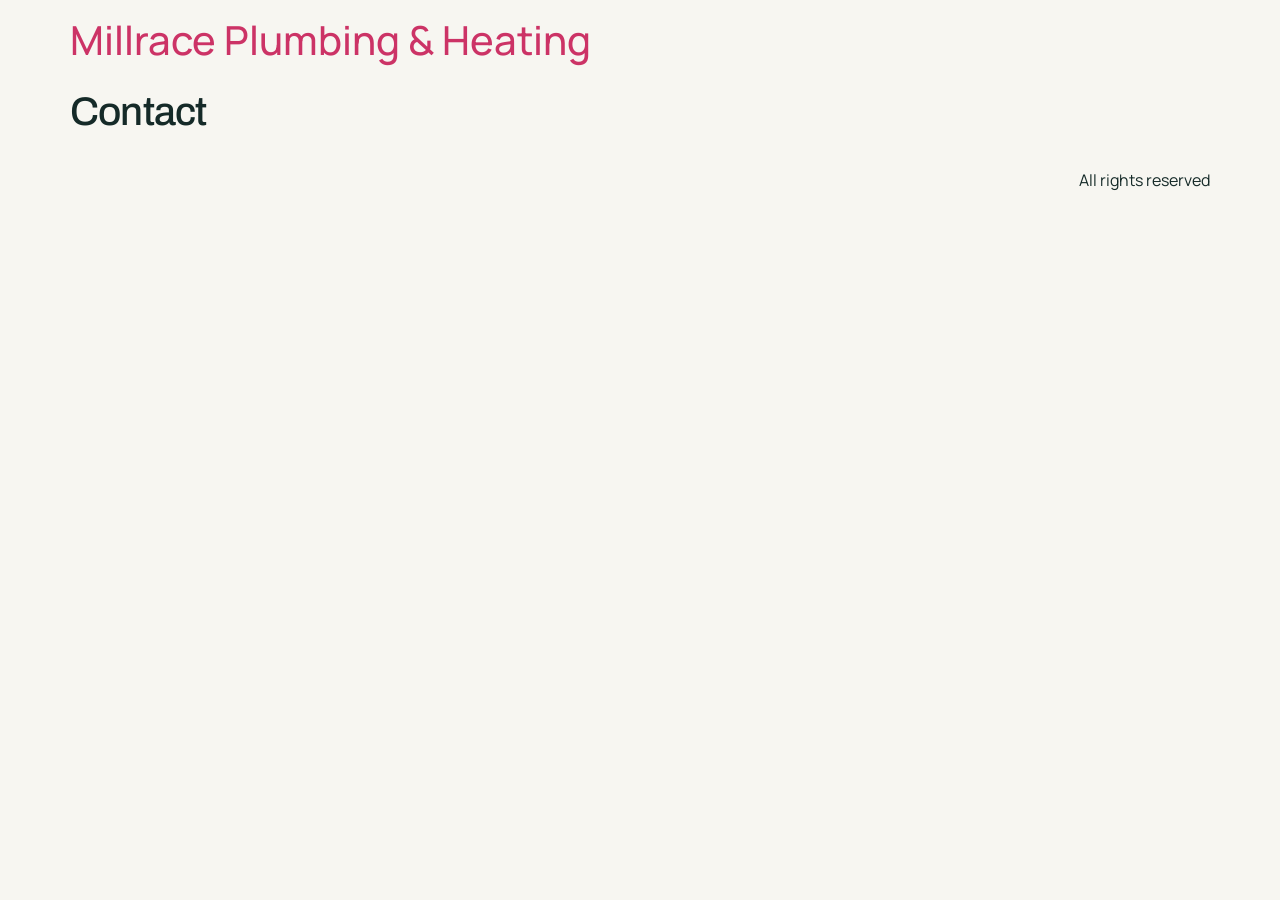
<file: contact/index.html>
<!doctype html>
<html lang="en-US">
<head>
	<meta charset="UTF-8">
	<meta name="viewport" content="width=device-width, initial-scale=1">
	<link rel="profile" href="https://gmpg.org/xfn/11">
	<title>Contact &#8211; Millrace Plumbing &amp; Heating</title>
<meta name='robots' content='max-image-preview:large' />
<link rel="alternate" type="application/rss+xml" title="Millrace Plumbing &amp; Heating &raquo; Feed" href="../feed/" />
<link rel="alternate" type="application/rss+xml" title="Millrace Plumbing &amp; Heating &raquo; Comments Feed" href="../comments/feed/" />
<link rel="alternate" title="oEmbed (JSON)" type="application/json+oembed" href="../wp-json/oembed/1.0/embed?url=http%3A%2F%2F127.0.0.1%3A8082%2Fcontact%2F" />
<link rel="alternate" title="oEmbed (XML)" type="text/xml+oembed" href="../wp-json/oembed/1.0/embed?url=http%3A%2F%2F127.0.0.1%3A8082%2Fcontact%2F&#038;format=xml" />
<style id="wp-img-auto-sizes-contain-inline-css">
img:is([sizes=auto i],[sizes^="auto," i]){contain-intrinsic-size:3000px 1500px}
/*# sourceURL=wp-img-auto-sizes-contain-inline-css */
</style>
<style id="wp-emoji-styles-inline-css">

	img.wp-smiley, img.emoji {
		display: inline !important;
		border: none !important;
		box-shadow: none !important;
		height: 1em !important;
		width: 1em !important;
		margin: 0 0.07em !important;
		vertical-align: -0.1em !important;
		background: none !important;
		padding: 0 !important;
	}
/*# sourceURL=wp-emoji-styles-inline-css */
</style>
<link rel='stylesheet' id='wp-block-library-css' href='../wp-includes/css/dist/block-library/style.min.css?ver=7.1.4' media='all' />
<style id="global-styles-inline-css">
:root{--wp--preset--aspect-ratio--square: 1;--wp--preset--aspect-ratio--4-3: 4/3;--wp--preset--aspect-ratio--3-4: 3/4;--wp--preset--aspect-ratio--3-2: 3/2;--wp--preset--aspect-ratio--2-3: 2/3;--wp--preset--aspect-ratio--16-9: 16/9;--wp--preset--aspect-ratio--9-16: 9/16;--wp--preset--color--black: #000000;--wp--preset--color--cyan-bluish-gray: #abb8c3;--wp--preset--color--white: #ffffff;--wp--preset--color--pale-pink: #f78da7;--wp--preset--color--vivid-red: #cf2e2e;--wp--preset--color--luminous-vivid-orange: #ff6900;--wp--preset--color--luminous-vivid-amber: #fcb900;--wp--preset--color--light-green-cyan: #7bdcb5;--wp--preset--color--vivid-green-cyan: #00d084;--wp--preset--color--pale-cyan-blue: #8ed1fc;--wp--preset--color--vivid-cyan-blue: #0693e3;--wp--preset--color--vivid-purple: #9b51e0;--wp--preset--gradient--vivid-cyan-blue-to-vivid-purple: linear-gradient(135deg,rgb(6,147,227) 0%,rgb(155,81,224) 100%);--wp--preset--gradient--light-green-cyan-to-vivid-green-cyan: linear-gradient(135deg,rgb(122,220,180) 0%,rgb(0,208,130) 100%);--wp--preset--gradient--luminous-vivid-amber-to-luminous-vivid-orange: linear-gradient(135deg,rgb(252,185,0) 0%,rgb(255,105,0) 100%);--wp--preset--gradient--luminous-vivid-orange-to-vivid-red: linear-gradient(135deg,rgb(255,105,0) 0%,rgb(207,46,46) 100%);--wp--preset--gradient--very-light-gray-to-cyan-bluish-gray: linear-gradient(135deg,rgb(238,238,238) 0%,rgb(169,184,195) 100%);--wp--preset--gradient--cool-to-warm-spectrum: linear-gradient(135deg,rgb(74,234,220) 0%,rgb(151,120,209) 20%,rgb(207,42,186) 40%,rgb(238,44,130) 60%,rgb(251,105,98) 80%,rgb(254,248,76) 100%);--wp--preset--gradient--blush-light-purple: linear-gradient(135deg,rgb(255,206,236) 0%,rgb(152,150,240) 100%);--wp--preset--gradient--blush-bordeaux: linear-gradient(135deg,rgb(254,205,165) 0%,rgb(254,45,45) 50%,rgb(107,0,62) 100%);--wp--preset--gradient--luminous-dusk: linear-gradient(135deg,rgb(255,203,112) 0%,rgb(199,81,192) 50%,rgb(65,88,208) 100%);--wp--preset--gradient--pale-ocean: linear-gradient(135deg,rgb(255,245,203) 0%,rgb(182,227,212) 50%,rgb(51,167,181) 100%);--wp--preset--gradient--electric-grass: linear-gradient(135deg,rgb(202,248,128) 0%,rgb(113,206,126) 100%);--wp--preset--gradient--midnight: linear-gradient(135deg,rgb(2,3,129) 0%,rgb(40,116,252) 100%);--wp--preset--font-size--small: 13px;--wp--preset--font-size--medium: 20px;--wp--preset--font-size--large: 36px;--wp--preset--font-size--x-large: 42px;--wp--preset--spacing--20: 0.44rem;--wp--preset--spacing--30: 0.67rem;--wp--preset--spacing--40: 1rem;--wp--preset--spacing--50: 1.5rem;--wp--preset--spacing--60: 2.25rem;--wp--preset--spacing--70: 3.38rem;--wp--preset--spacing--80: 5.06rem;--wp--preset--shadow--natural: 6px 6px 9px rgba(0, 0, 0, 0.2);--wp--preset--shadow--deep: 12px 12px 50px rgba(0, 0, 0, 0.4);--wp--preset--shadow--sharp: 6px 6px 0px rgba(0, 0, 0, 0.2);--wp--preset--shadow--outlined: 6px 6px 0px -3px rgb(255, 255, 255), 6px 6px rgb(0, 0, 0);--wp--preset--shadow--crisp: 6px 6px 0px rgb(0, 0, 0);}.wp-block-button{--wp--preset--dimension--25: 25%;--wp--preset--dimension--50: 50%;--wp--preset--dimension--75: 75%;--wp--preset--dimension--100: 100%;}:root { --wp--style--global--content-size: 800px;--wp--style--global--wide-size: 1200px; }:where(body) { margin: 0; }.wp-site-blocks > .alignleft { float: left; margin-right: 2em; }.wp-site-blocks > .alignright { float: right; margin-left: 2em; }.wp-site-blocks > .aligncenter { justify-content: center; margin-left: auto; margin-right: auto; }:where(.wp-site-blocks) > * { margin-block-start: 24px; margin-block-end: 0; }:where(.wp-site-blocks) > :first-child { margin-block-start: 0; }:where(.wp-site-blocks) > :last-child { margin-block-end: 0; }:root { --wp--style--block-gap: 24px; }:root :where(.is-layout-flow) > :first-child{margin-block-start: 0;}:root :where(.is-layout-flow) > :last-child{margin-block-end: 0;}:root :where(.is-layout-flow) > *{margin-block-start: 24px;margin-block-end: 0;}:root :where(.is-layout-constrained) > :first-child{margin-block-start: 0;}:root :where(.is-layout-constrained) > :last-child{margin-block-end: 0;}:root :where(.is-layout-constrained) > *{margin-block-start: 24px;margin-block-end: 0;}:root :where(.is-layout-flex){gap: 24px;}:root :where(.is-layout-grid){gap: 24px;}.is-layout-flow > .alignleft{float: left;margin-inline-start: 0;margin-inline-end: 2em;}.is-layout-flow > .alignright{float: right;margin-inline-start: 2em;margin-inline-end: 0;}.is-layout-flow > .aligncenter{margin-left: auto !important;margin-right: auto !important;}.is-layout-constrained > .alignleft{float: left;margin-inline-start: 0;margin-inline-end: 2em;}.is-layout-constrained > .alignright{float: right;margin-inline-start: 2em;margin-inline-end: 0;}.is-layout-constrained > .aligncenter{margin-left: auto !important;margin-right: auto !important;}.is-layout-constrained > :where(:not(.alignleft):not(.alignright):not(.alignfull)){max-width: var(--wp--style--global--content-size);margin-left: auto !important;margin-right: auto !important;}.is-layout-constrained > .alignwide{max-width: var(--wp--style--global--wide-size);}body .is-layout-flex{display: flex;}.is-layout-flex{flex-wrap: wrap;align-items: center;}.is-layout-flex > :is(*, div){margin: 0;}body .is-layout-grid{display: grid;}.is-layout-grid > :is(*, div){margin: 0;}body{padding-top: 0px;padding-right: 0px;padding-bottom: 0px;padding-left: 0px;}:root :where(.wp-element-button, .wp-block-button__link){background-color: #32373c;border-width: 0;color: #fff;font-family: inherit;font-size: inherit;font-style: inherit;font-weight: inherit;letter-spacing: inherit;line-height: inherit;padding-top: calc(0.667em + 2px);padding-right: calc(1.333em + 2px);padding-bottom: calc(0.667em + 2px);padding-left: calc(1.333em + 2px);text-decoration: none;text-transform: inherit;}.has-black-color{color: var(--wp--preset--color--black) !important;}.has-cyan-bluish-gray-color{color: var(--wp--preset--color--cyan-bluish-gray) !important;}.has-white-color{color: var(--wp--preset--color--white) !important;}.has-pale-pink-color{color: var(--wp--preset--color--pale-pink) !important;}.has-vivid-red-color{color: var(--wp--preset--color--vivid-red) !important;}.has-luminous-vivid-orange-color{color: var(--wp--preset--color--luminous-vivid-orange) !important;}.has-luminous-vivid-amber-color{color: var(--wp--preset--color--luminous-vivid-amber) !important;}.has-light-green-cyan-color{color: var(--wp--preset--color--light-green-cyan) !important;}.has-vivid-green-cyan-color{color: var(--wp--preset--color--vivid-green-cyan) !important;}.has-pale-cyan-blue-color{color: var(--wp--preset--color--pale-cyan-blue) !important;}.has-vivid-cyan-blue-color{color: var(--wp--preset--color--vivid-cyan-blue) !important;}.has-vivid-purple-color{color: var(--wp--preset--color--vivid-purple) !important;}.has-black-background-color{background-color: var(--wp--preset--color--black) !important;}.has-cyan-bluish-gray-background-color{background-color: var(--wp--preset--color--cyan-bluish-gray) !important;}.has-white-background-color{background-color: var(--wp--preset--color--white) !important;}.has-pale-pink-background-color{background-color: var(--wp--preset--color--pale-pink) !important;}.has-vivid-red-background-color{background-color: var(--wp--preset--color--vivid-red) !important;}.has-luminous-vivid-orange-background-color{background-color: var(--wp--preset--color--luminous-vivid-orange) !important;}.has-luminous-vivid-amber-background-color{background-color: var(--wp--preset--color--luminous-vivid-amber) !important;}.has-light-green-cyan-background-color{background-color: var(--wp--preset--color--light-green-cyan) !important;}.has-vivid-green-cyan-background-color{background-color: var(--wp--preset--color--vivid-green-cyan) !important;}.has-pale-cyan-blue-background-color{background-color: var(--wp--preset--color--pale-cyan-blue) !important;}.has-vivid-cyan-blue-background-color{background-color: var(--wp--preset--color--vivid-cyan-blue) !important;}.has-vivid-purple-background-color{background-color: var(--wp--preset--color--vivid-purple) !important;}.has-black-border-color{border-color: var(--wp--preset--color--black) !important;}.has-cyan-bluish-gray-border-color{border-color: var(--wp--preset--color--cyan-bluish-gray) !important;}.has-white-border-color{border-color: var(--wp--preset--color--white) !important;}.has-pale-pink-border-color{border-color: var(--wp--preset--color--pale-pink) !important;}.has-vivid-red-border-color{border-color: var(--wp--preset--color--vivid-red) !important;}.has-luminous-vivid-orange-border-color{border-color: var(--wp--preset--color--luminous-vivid-orange) !important;}.has-luminous-vivid-amber-border-color{border-color: var(--wp--preset--color--luminous-vivid-amber) !important;}.has-light-green-cyan-border-color{border-color: var(--wp--preset--color--light-green-cyan) !important;}.has-vivid-green-cyan-border-color{border-color: var(--wp--preset--color--vivid-green-cyan) !important;}.has-pale-cyan-blue-border-color{border-color: var(--wp--preset--color--pale-cyan-blue) !important;}.has-vivid-cyan-blue-border-color{border-color: var(--wp--preset--color--vivid-cyan-blue) !important;}.has-vivid-purple-border-color{border-color: var(--wp--preset--color--vivid-purple) !important;}.has-vivid-cyan-blue-to-vivid-purple-gradient-background{background: var(--wp--preset--gradient--vivid-cyan-blue-to-vivid-purple) !important;}.has-light-green-cyan-to-vivid-green-cyan-gradient-background{background: var(--wp--preset--gradient--light-green-cyan-to-vivid-green-cyan) !important;}.has-luminous-vivid-amber-to-luminous-vivid-orange-gradient-background{background: var(--wp--preset--gradient--luminous-vivid-amber-to-luminous-vivid-orange) !important;}.has-luminous-vivid-orange-to-vivid-red-gradient-background{background: var(--wp--preset--gradient--luminous-vivid-orange-to-vivid-red) !important;}.has-very-light-gray-to-cyan-bluish-gray-gradient-background{background: var(--wp--preset--gradient--very-light-gray-to-cyan-bluish-gray) !important;}.has-cool-to-warm-spectrum-gradient-background{background: var(--wp--preset--gradient--cool-to-warm-spectrum) !important;}.has-blush-light-purple-gradient-background{background: var(--wp--preset--gradient--blush-light-purple) !important;}.has-blush-bordeaux-gradient-background{background: var(--wp--preset--gradient--blush-bordeaux) !important;}.has-luminous-dusk-gradient-background{background: var(--wp--preset--gradient--luminous-dusk) !important;}.has-pale-ocean-gradient-background{background: var(--wp--preset--gradient--pale-ocean) !important;}.has-electric-grass-gradient-background{background: var(--wp--preset--gradient--electric-grass) !important;}.has-midnight-gradient-background{background: var(--wp--preset--gradient--midnight) !important;}.has-small-font-size{font-size: var(--wp--preset--font-size--small) !important;}.has-medium-font-size{font-size: var(--wp--preset--font-size--medium) !important;}.has-large-font-size{font-size: var(--wp--preset--font-size--large) !important;}.has-x-large-font-size{font-size: var(--wp--preset--font-size--x-large) !important;}
:root :where(.wp-block-icon svg){width: 24px;}
:root :where(.wp-block-pullquote){font-size: 1.5em;line-height: 1.6;}
/*# sourceURL=global-styles-inline-css */
</style>
<link rel='stylesheet' id='hello-elementor-css' href='../wp-content/themes/hello-elementor/assets/css/reset.css?ver=3.5.2' media='all' />
<link rel='stylesheet' id='hello-elementor-theme-style-css' href='../wp-content/themes/hello-elementor/assets/css/theme.css?ver=3.5.2' media='all' />
<link rel='stylesheet' id='hello-elementor-header-footer-css' href='../wp-content/themes/hello-elementor/assets/css/header-footer.css?ver=3.5.2' media='all' />
<link rel='stylesheet' id='elementor-frontend-css' href='../wp-content/plugins/elementor/assets/css/frontend.min.css?ver=4.4.0' media='all' />
<link rel='stylesheet' id='elementor-post-5-css' href='../wp-content/uploads/elementor/css/post-5.css?ver=1794673204' media='all' />
<link rel='stylesheet' id='elementor-gf-roboto-css' href='https://fonts.googleapis.com/css?family=Roboto:100,100italic,200,200italic,300,300italic,400,400italic,500,500italic,600,600italic,700,700italic,800,800italic,900,900italic&#038;display=swap' media='all' />
<link rel='stylesheet' id='elementor-gf-robotoslab-css' href='https://fonts.googleapis.com/css?family=Roboto+Slab:100,100italic,200,200italic,300,300italic,400,400italic,500,500italic,600,600italic,700,700italic,800,800italic,900,900italic&#038;display=swap' media='all' />
<link rel="https://api.w.org/" href="../wp-json/" /><link rel="alternate" title="JSON" type="application/json" href="../wp-json/wp/v2/pages/10" /><link rel="EditURI" type="application/rsd+xml" title="RSD" href="../xmlrpc.php?rsd" />
<meta name="generator" content="WordPress 7.1.4" />
<link rel="canonical" href="../contact/" />
<link rel='shortlink' href='../?p=10' />
<meta name="generator" content="Elementor 4.4.0; features: e_font_icon_svg, additional_custom_breakpoints; settings: css_print_method-external, google_font-enabled, font_display-swap">
			<style>
				.e-con.e-parent:nth-of-type(n+4):not(.e-lazyloaded):not(.e-no-lazyload),
				.e-con.e-parent:nth-of-type(n+4):not(.e-lazyloaded):not(.e-no-lazyload) * {
					background-image: none !important;
				}
				@media screen and (max-height: 1024px) {
					.e-con.e-parent:nth-of-type(n+3):not(.e-lazyloaded):not(.e-no-lazyload),
					.e-con.e-parent:nth-of-type(n+3):not(.e-lazyloaded):not(.e-no-lazyload) * {
						background-image: none !important;
					}
				}
				@media screen and (max-height: 640px) {
					.e-con.e-parent:nth-of-type(n+2):not(.e-lazyloaded):not(.e-no-lazyload),
					.e-con.e-parent:nth-of-type(n+2):not(.e-lazyloaded):not(.e-no-lazyload) * {
						background-image: none !important;
					}
				}
			</style>
			<style id="wp-custom-css">
@import url('https://fonts.googleapis.com/css2?family=Archivo:wght@500;600;700;800&family=Manrope:wght@400;500;600;700;800&display=swap');
/* ============================================================
   MILLRACE HOME PAGE — the only custom CSS for this page.
   Everything structural (column widths, gaps, spacing, the hero
   gradient) is set natively in the Elementor editor. What remains
   here is small styling for repeated pieces (cards, chips, the
   quote tool, the mobile bar) plus a few things the free editor
   has no control for — each block says what it does and why.
   ============================================================ */
body{font-family:'Manrope',ui-sans-serif,system-ui,sans-serif;background:#f7f6f1;color:#152a28}
h1,h2,h3,h4,h5{font-family:'Archivo',sans-serif}
.mr-nav{display:flex;justify-content:flex-end;gap:2px;white-space:nowrap}
.mr-nav a{font-family:'Manrope';font-weight:600;font-size:14px;line-height:1.43;color:rgba(21,42,40,0.7);text-decoration:none;padding:8px 10px;border-radius:10px}
.mr-nav a:hover{color:rgba(21,42,40,0.9)}
.mr-nav a.mr-active{color:#152a28;position:relative}
.mr-nav a.mr-active::after{content:"";position:absolute;left:12px;right:12px;bottom:-1px;height:2px;background:#ff8a33;border-radius:2px}
.mr-vdiv{display:block;width:1px;height:32px;background:#e1ded4;margin:0 auto}
.mr-call{display:flex;align-items:center;gap:8px;padding:6px 8px;border-radius:12px;text-decoration:none}
.mr-call:hover{background:rgba(237,234,225,0.55)}
.mr-call-disc{flex:0 0 36px;width:36px;height:36px;border-radius:50%;background:#0f3b3a;color:#f7f6f1;display:inline-flex;align-items:center;justify-content:center}
.mr-call-disc svg{width:13px;height:13px}
.mr-call-stack{line-height:1}
.mr-call small{display:block;text-transform:uppercase;letter-spacing:1.4848px;font-size:9.28px;font-weight:700;color:#5d6a66;white-space:nowrap}
.mr-call strong{display:block;font-family:'Archivo';font-size:16.8px;line-height:21px;color:#152a28;font-weight:700;margin-top:2px;white-space:nowrap}
.mr-badge{display:inline-block;background:rgba(15,59,58,0.3);border:1px solid rgba(247,246,241,0.2);border-radius:999px;padding:6px 12px;letter-spacing:1.792px;font-size:11.2px;font-weight:700;color:#f7f6f1;font-family:'Manrope'}
.mr-stars{color:#ff8a33;letter-spacing:2.5px;font-size:15px}
/* header column widths are set natively on the columns themselves (Column Width %) — no CSS needed */
/* hero: the dark gradient over the photo is a normal background-overlay IMAGE set in the editor (media library: "Hero gradient overlay") — no CSS needed. Only the copy column width is pinned here. */
/* small header hidden on desktop; desktop header hidden below desktop —
   the original keeps its small header all the way up to 1024 (M6) */
.mr-mhead-sec{display:none}
@media (max-width: 1023px){
  .mr-mhead-sec{display:block}
  .mr-header-sec{display:none}
}
/* facts strip dividers + column padding are native per-column settings (M5) */
.mr-strip-sec > .e-con-inner > .e-con:nth-child(2),
.mr-strip-sec > .e-con-inner > .e-con:nth-child(3){border-left:0}
@media (max-width: 767px){
  .mr-mhead-sec > .elementor-container{display:flex;flex-wrap:nowrap;align-items:center}
  .mr-hero-sec .elementor-inner-section > .elementor-container{flex-direction:column}
  .mr-hero-sec .elementor-inner-section > .elementor-container > .elementor-column{flex:1 1 100%;width:100%}
  .mr-hero-sec .elementor-inner-section .elementor-button{width:100%}
}

/* M1 fixes round 3 */
@media (max-width: 767px){ .mr-strip-sec{margin-top:0 !important} }

/* M1 fixes round 4 */
.mr-hero-sec{background-position:68% center !important;position:relative}
.mr-hero-sec::before{content:"";position:absolute;inset:0;background:linear-gradient(to right, rgba(15,59,58,0.95) 0%, rgba(15,59,58,0.78) 50%, rgba(15,59,58,0.1) 100%);pointer-events:none}
.mr-hero-sec > .e-con-inner{position:relative;z-index:1}

/* ================= M2 (full home page) ================= */
h1,h2,h3,h4,h5{letter-spacing:-0.02em}
/* kill Elementor default widget spacing on this page; all rhythm is explicit margins */
.elementor-33 .elementor-widget:not(:last-child){margin-block-end:0}
/* content inset: original container = 1152 box + 24px (16px phone) inner padding */
@media (min-width:768px){
  .mr-inset > .elementor-container > .elementor-column:first-of-type > .elementor-widget-wrap{padding-left:24px}
  .mr-inset > .elementor-container > .elementor-column:last-of-type > .elementor-widget-wrap{padding-right:24px}
}
@media (max-width:767px){
  .mr-inset > .elementor-container > .elementor-column:first-of-type > .elementor-widget-wrap{padding-left:16px}
  .mr-inset > .elementor-container > .elementor-column:last-of-type > .elementor-widget-wrap{padding-right:16px}
}
/* header: border + sticky like the original; phone stack vertically centred */
.mr-header-sec{border-bottom:1px solid #e1ded4;position:sticky;top:0;z-index:99}
.mr-mhead-sec{border-bottom:1px solid #e1ded4;position:sticky;top:0;z-index:99}
.mr-mbtn{display:flex;align-items:center;justify-content:center;width:40px;height:40px;border-radius:12px;margin-left:auto}
.mr-mbtn svg{width:20px;height:20px}
.mr-mbtn-tel{background:#ff8a33;color:#231a12}
.mr-mbtn-menu{background:#fff;border:1px solid #d8d4c9;color:#152a28}
@media (max-width:767px){
  .mr-hero-sec > .e-con-inner{height:100%;align-items:center;justify-content:center !important}
  .mr-hero-sec > .e-con-inner > .e-con{justify-content:center;align-self:center}
  .mr-headrow-sec > .e-con-inner{gap:32px}
  .mr-hero-sec .elementor-widget-button .elementor-button{width:100%}
  .mr-headrow-sec h2.elementor-heading-title, .mr-process-sec h2.elementor-heading-title, .mr-areas-sec h2.elementor-heading-title{letter-spacing:-0.75px !important}
  .mr-hero-sec h1.elementor-heading-title{letter-spacing:-0.82px !important}
  .mr-h2{letter-spacing:-0.75px}
  .mr-cta-h2{letter-spacing:-0.8px}
}
/* Mobile drop-down menu: the section is hidden until the burger button's
   link makes it the page target. This CSS-only toggle needs no JavaScript,
   never appears on desktop, and drops the five normal page links below the
   sticky phone header in the site's cream / teal / orange language. */
.mr-mmenu-sec{display:none !important}
@media (max-width:1023px){
  .mr-mmenu-sec:target{display:flex !important;position:fixed;top:65px;left:0;right:0;z-index:98;max-height:calc(100svh - 65px);overflow:auto;background:#f7f6f1;border-bottom:1px solid #e1ded4;box-shadow:0 22px 28px -24px rgba(21,42,40,0.5)}
  .mr-mnav{display:flex;flex-direction:column;padding:6px 0 10px}
  .mr-mnav a{display:flex;align-items:center;min-height:52px;padding:13px 20px;border-top:1px solid #e9e6dc;color:#152a28;font-family:'Manrope';font-size:16px;font-weight:700;line-height:1.25;text-decoration:none}
  .mr-mnav a:first-child{border-top:0}
  .mr-mnav a:hover,.mr-mnav a:focus{background:#f2f1eb;color:#0f3b3a}
  .mr-mnav a.mr-mnav-active{color:#0f3b3a;box-shadow:inset 4px 0 0 #ff8a33}
  .mr-mnav a.mr-mnav-close{min-height:44px;justify-content:center;color:#0f3b3a;font-size:13px;font-weight:800;letter-spacing:1.2px;text-transform:uppercase}
}
.mr-header-sec .elementor-inner-section > .elementor-container{align-items:center}
.mr-header-sec .elementor-inner-section .elementor-column > .elementor-widget-wrap{padding-top:0;padding-bottom:0}
/* hero: full first screen, content centred in the zone above the facts strip */
.mr-hero-sec{display:flex;align-items:center;min-height:calc(100svh - 65px);padding-bottom:0}
.mr-hero-sec > .elementor-container{width:100%}
@media (min-width:640px){
  /* hero fills the first screen under the header; the bottom 71px is where the facts strip overlaps,
     so the copy is centred in the space above the strip: nudge it up by half the strip height (36px) */
  .mr-hero-sec{min-height:calc(100svh - 81px);padding-bottom:71px}
  .mr-hero-sec > .elementor-container{transform:translateY(-36px)}
}
@media (min-width:640px) and (max-width:767px){ .mr-hero-sec{min-height:calc(100svh - 65px)} }
/* facts strip: translucent strip INSIDE the hero on desktop, hidden on phones (original: hidden below 640px) */
.mr-strip-sec{background:transparent}
@media (max-width:639px){ .mr-strip-sec{display:none !important} }
@media (min-width:640px){
  .mr-strip-sec{border-top:1px solid rgba(247,246,241,0.12)}
}
/* the original site resets paragraph margins (Tailwind preflight); the theme does not, so do it here or every text block grows a stray bottom margin. HTML-widget paragraphs keep their own class-set top margins; only the bottom is zeroed (that is the preflight behaviour). */
.elementor-widget-text-editor p{margin-top:0;margin-bottom:0}
.elementor-widget-html p{margin-bottom:0}
.elementor-widget-html h1,.elementor-widget-html h2,.elementor-widget-html h3,.elementor-widget-html h4,.elementor-widget-html h5,.elementor-widget-html h6{margin:0}
/* eyebrow + shared bits */
.mr-eyebrow{display:flex;align-items:center;gap:10px;font-family:'Manrope';font-size:11.52px;font-weight:800;letter-spacing:2.304px;text-transform:uppercase;color:#5d6a66;line-height:1.5;margin:0}
.mr-eyebrow::before{content:"";width:28px;height:1px;background:#ff8a33;flex:0 0 28px}
.mr-eyebrow-dark{color:rgba(247,246,241,0.7)}
.mr-eyebrow-center{justify-content:center}
/* promises */
/* promises layout (4 / 2 / 1 columns) is native: column widths + section gap are set on the elements themselves */
.mr-promise-icon{display:inline-flex;align-items:center;justify-content:center;width:40px;height:40px;border-radius:12px;background:#edeae1;color:#0f3b3a}
.mr-promise-icon svg{width:20px;height:20px}
/* services cards */
/* service card colours/border/radius/shadow are set natively on each column. CSS only does two things the free editor has no control for: clipping the photo to the card's rounded corners, and the hover state (orange border + deeper shadow, from the original). */
.mr-services-sec > .e-con-inner > .e-con{overflow:hidden;transition:border-color .25s ease, box-shadow .25s ease}
.mr-services-sec > .e-con-inner > .e-con:hover{border-color:#ff8a33;box-shadow:0 10px 15px -3px rgba(0,0,0,0.1),0 4px 6px -4px rgba(0,0,0,0.1)}
.mr-card-img{position:relative;aspect-ratio:4/3;overflow:hidden}
.mr-card-img img{width:100%;height:100%;object-fit:cover;display:block}
.mr-price-badge{position:absolute;left:12px;bottom:12px;background:#0f3b3a;color:#f7f6f1;font-family:'Manrope';font-size:14px;font-weight:700;padding:4px 10px;border-radius:999px;font-variant-numeric:tabular-nums}
.mr-card-body{padding:20px}
.mr-card-title{display:flex;align-items:center;gap:4px}
.mr-card-title svg{width:20px;height:20px;color:#ff8a33;flex:0 0 20px}
.mr-card-title span{font-family:'Archivo';font-size:18px;font-weight:800;line-height:1.55;letter-spacing:-0.45px;color:#152a28}
.mr-card-blurb{margin:8px 0 0;font-size:14px;line-height:1.625;color:#5d6a66}
.mr-card-link{margin-top:16px;display:inline-flex;align-items:center;gap:6px;font-size:14px;font-weight:700;color:#0f3b3a}
.mr-card-link svg{width:14px;height:14px}
/* estimate layout */
/* estimate layout is native: column widths (38.6% / 61.4%) + section gap set on the elements */
.mr-check-item{display:flex;align-items:center;gap:10px;font-size:14px;color:rgba(247,246,241,0.85);line-height:1.43}
.mr-check-disc{flex:0 0 20px;width:20px;height:20px;border-radius:50%;background:#ff8a33;color:#231a12;display:inline-flex;align-items:center;justify-content:center}
.mr-check-disc svg{width:12px;height:12px}
/* process */
/* process layout is native on desktop (column widths + gap). On phones the original shows the words BEFORE the photo; classic columns cannot swap order natively, so this one rule flips the row on small screens. */
@media (max-width:1023px){ .mr-process-sec > .elementor-container{flex-direction:column-reverse} }
.mr-process-sec .elementor-widget-image img{aspect-ratio:4/3;object-fit:cover;border-radius:16px;border:1px solid rgba(21,42,40,0.12);width:100%}
.mr-step-num{flex:0 0 36px;width:36px;height:36px;border-radius:50%;border:1px solid rgba(21,42,40,0.15);display:inline-flex;align-items:center;justify-content:center;font-family:'Archivo';font-size:12px;font-weight:700;color:#5d6a66;font-variant-numeric:tabular-nums}
/* reviews */
/* review cards: layout, card colours, borders and padding are all native element settings */
.mr-stars-row{display:inline-flex;align-items:center;gap:2px;color:#ff8a33}
.mr-stars-row svg{width:14px;height:14px}
.mr-stars-hero svg{width:12px;height:12px}
.mr-stars-hero{gap:4px}
.mr-stars-chip svg{width:11px;height:11px}
.mr-stars-empty{color:#e1ded4}
.mr-rev-top{display:flex;align-items:center;justify-content:space-between;gap:8px;flex-wrap:wrap}
.mr-job-pill{background:#edeae1;color:#0f3b3a;font-size:11.2px;font-weight:700;letter-spacing:0.672px;text-transform:uppercase;padding:4px 10px;border-radius:999px;white-space:nowrap}
.mr-rating-chip{display:inline-flex;align-items:center;gap:12px;background:#fff;border:1px solid #e1ded4;border-radius:16px;padding:12px 16px;text-align:left}
.mr-rating-chip .mr-big{font-family:'Archivo';font-size:30px;font-weight:800;line-height:1.2;color:#152a28}
.mr-rating-chip .mr-sub{display:block;margin-top:2px;font-size:9.92px;font-weight:700;letter-spacing:1.1904px;color:#5d6a66;text-transform:uppercase}
/* areas */
/* areas layout is native: column widths (45.8% / 54.2%) + section gap set on the elements */
.mr-area-chips{display:flex;flex-wrap:wrap;gap:8px;list-style:none;margin:0;padding:0}
.mr-area-chips li{display:inline-block;background:#fff;border:1px solid #e1ded4;border-radius:999px;padding:6px 14px;font-size:14px;font-weight:600;line-height:1.43;color:#152a28}
.mr-area-chips li span{font-size:12px;font-weight:500;color:#5d6a66;font-variant-numeric:tabular-nums;margin-left:6px}
.mr-map-card{background:#fff;border:1px solid #e1ded4;border-radius:20px;overflow:hidden;display:flex;flex-direction:column}
.mr-map-head{display:flex;align-items:center;justify-content:space-between;gap:12px;padding:13px 16px 14px}
.mr-map-head .mr-map-label{display:inline-flex;align-items:center;gap:8px;font-size:11.2px;font-weight:700;letter-spacing:1.568px;text-transform:uppercase;color:#5d6a66}
.mr-map-head .mr-map-label svg{width:14px;height:14px;color:#ff8a33}
.mr-map-head a{display:inline-flex;align-items:center;gap:6px;font-size:14px;font-weight:600;color:#5d6a66;text-decoration:none}
.mr-map-head a:hover{color:#2b3d3b}
.mr-map-head a svg{width:14px;height:14px}
.mr-map-frame{position:relative;flex:1;min-height:256px;background:#edeae1}
.mr-map-frame iframe{position:absolute;inset:0;width:100%;height:100%;border:0}
.mr-map-foot{margin:0;padding:10px 16px;border-top:1px solid #e1ded4;font-size:12px;line-height:1.625;color:#5d6a66}
/* cta (button row layout is in the M5 block below with .mr-cta-btns) */
/* footer */
.mr-foot-h{font-family:'Archivo';font-size:11.52px;font-weight:700;letter-spacing:2.0736px;text-transform:uppercase;line-height:1.5;color:rgba(247,246,241,0.7);margin:0}
.mr-foot-links{list-style:none;margin:16px 0 0;padding:0;font-size:14px;line-height:1.43}
.mr-foot-links li{margin:0}
.mr-foot-links li+li{margin-top:10px}
.mr-foot-links li:last-child{margin-bottom:0}
.mr-foot-links a{font-size:14px;font-weight:500;line-height:1.43;color:rgba(247,246,241,0.8);text-decoration:none}
.mr-foot-links a:hover{color:#ff8a33}
.mr-foot-blurb{max-width:320px}
.mr-foot-areas-link{display:inline-flex;align-items:center;gap:6px;font-size:14px;font-weight:600;color:rgba(247,246,241,0.85);text-decoration:underline;text-underline-offset:2px}
.mr-foot-areas-link:hover{color:#ff8a33}
.mr-hours{display:grid;grid-template-columns:1fr 1fr;gap:6px 32px;margin-top:8px}
.mr-hours .mr-hday{white-space:nowrap}
@media (max-width:639px){ .mr-hours{grid-template-columns:1fr} }
.mr-hours .mr-hrow{display:flex;align-items:flex-start;justify-content:space-between;gap:16px;font-size:14px}
.mr-hours .mr-hday{display:inline-flex;align-items:center;gap:8px;color:rgba(247,246,241,0.7)}
.mr-hours .mr-hday svg{width:12px;height:12px;color:rgba(255,138,51,0.8);flex:0 0 12px}
.mr-hours .mr-htime{font-weight:600;color:rgba(247,246,241,0.9);text-align:right}
/* mobile action bar */
.mr-mobilebar-sec .elementor-widget-wrap{padding:0}
#mr-mobile-bar{display:none}
@media (max-width:767px){
  #mr-mobile-bar{display:block;position:fixed;left:0;right:0;bottom:0;z-index:999;border-top:1px solid rgba(247,246,241,0.1);box-shadow:0 -8px 24px -12px rgba(0,0,0,0.4);font-family:'Manrope'}
  #mr-mobile-bar .mr-mb-grid{display:grid;grid-template-columns:1.25fr 1fr 1fr}
  #mr-mobile-bar a{display:flex;flex-direction:column;align-items:center;justify-content:center;gap:2px;padding:10px 0 calc(10px + env(safe-area-inset-bottom));text-decoration:none}
  #mr-mobile-bar a svg{width:20px;height:20px}
  #mr-mobile-bar a span{font-size:11.2px;font-weight:800;letter-spacing:0.5px;text-transform:uppercase}
  #mr-mobile-bar .mr-mb-call{background:#ff8a33;color:#231a12}
  #mr-mobile-bar .mr-mb-wa{background:#128c7e;color:#fff}
  #mr-mobile-bar .mr-mb-quote{background:#0f3b3a;color:#f7f6f1}
  #mr-mobile-bar .mr-mb-wa span, #mr-mobile-bar .mr-mb-quote span{font-weight:700}
  #mr-mobile-bar a + a{border-left:1px solid rgba(247,246,241,0.12)}
}
/* quote tool (code-carried block) */
.mr-quote{background:#fff;border:1px solid #e1ded4;border-radius:20px;box-shadow:0 24px 40px -18px rgba(15,59,58,0.25);padding:20px;font-family:'Manrope';color:#152a28}
@media (min-width:768px){ .mr-quote{padding:28px} }
.mr-q-head{display:flex;align-items:flex-start;justify-content:space-between;gap:16px}
.mr-q-kicker{margin:0;font-size:10px;font-weight:800;letter-spacing:1.8px;text-transform:uppercase;color:#5d6a66;line-height:1.5}
.mr-q-main{display:flex;flex-direction:column}
.mr-q-r-label,.mr-q-r-meta,.mr-q-r-price,.mr-q-r-check,.mr-q-r-note,.mr-q-rather,.mr-q-sent-strip{margin-bottom:0}
.mr-q-title{margin-top:4px;font-family:'Archivo';font-size:20px;font-weight:800;letter-spacing:-0.6px;line-height:1.333}
@media (min-width:768px){ .mr-q-title{font-size:24px} }
.mr-q-chip{flex:0 0 auto;background:#edeae1;border-radius:999px;padding:4px 10px;font-size:10.4px;font-weight:700;color:#5d6a66}
.mr-q-progress{display:flex;gap:6px;margin-top:16px}
.mr-q-progress span{flex:1;height:4px;border-radius:999px;background:#e1ded4}
.mr-q-progress span.on{background:#ff8a33}
.mr-q-example{margin-top:16px;display:flex;flex-wrap:wrap;align-items:center;gap:8px;background:rgba(242,241,235,0.7);border-radius:12px;padding:8px 12px;font-size:14px;line-height:1.43}
.mr-q-ex-label{font-size:10.56px;font-weight:700;letter-spacing:1.4784px;text-transform:uppercase;color:#5d6a66}
.mr-q-ex-text{font-weight:600}
.mr-q-para{margin:16px 0 0;font-size:14px;color:#5d6a66}
.mr-q-grid{display:grid;gap:10px;margin-top:16px}
@media (min-width:640px){ .mr-q-grid{grid-template-columns:1fr 1fr} .mr-q-grid.cols3{grid-template-columns:1fr 1fr 1fr} }
.mr-q-opt{display:flex;align-items:center;gap:12px;width:100%;text-align:left;background:#fff;border:1px solid #e1ded4;border-radius:12px;padding:14px;cursor:pointer;font-family:'Manrope';transition:border-color .12s, background .12s}
.mr-q-opt:hover{border-color:rgba(21,42,40,0.35);background:#f2f1eb}
.mr-q-opt .mr-q-disc{flex:0 0 36px;width:36px;height:36px;border-radius:10px;background:#edeae1;color:rgba(21,42,40,0.7);display:inline-flex;align-items:center;justify-content:center}
.mr-q-opt .mr-q-disc svg{width:18px;height:18px}
.mr-q-opt .mr-q-opt-label{flex:1;font-size:14px;font-weight:600;color:#152a28}
.mr-q-opt .mr-q-arrow{width:16px;height:16px;color:#5d6a66;display:inline-flex}
.mr-q-opt .mr-q-arrow svg{width:16px;height:16px}
.mr-q-opt .mr-q-check{width:16px;height:16px;color:#0f3b3a;display:none}
.mr-q-opt .mr-q-check svg{width:16px;height:16px}
.mr-q-opt[aria-pressed="true"]{border-color:#0f3b3a;background:#edeae1}
.mr-q-opt[aria-pressed="true"] .mr-q-disc{background:#0f3b3a;color:#f7f6f1}
.mr-q-opt[aria-pressed="true"] .mr-q-arrow{display:none}
.mr-q-opt[aria-pressed="true"] .mr-q-check{display:inline-flex}
.mr-q-back{margin-top:16px;margin-left:-8px;display:inline-flex;align-items:center;gap:8px;background:none;border:0;padding:8px 12px;font-family:'Manrope';font-size:14px;font-weight:500;color:#5d6a66;cursor:pointer}
.mr-q-back svg{width:16px;height:16px}
.mr-q-result{background:#0f3b3a;border-radius:16px;padding:20px;color:#f7f6f1}
.mr-q-r-top{display:flex;flex-wrap:wrap;align-items:flex-end;justify-content:space-between;gap:8px}
.mr-q-r-label{font-size:10px;font-weight:700;letter-spacing:1.8px;text-transform:uppercase;color:rgba(247,246,241,0.55)}
.mr-q-r-meta{font-size:11.2px;color:rgba(247,246,241,0.55)}
.mr-q-r-price{margin-top:8px;font-family:'Archivo';font-size:clamp(26.4px,7vw,44px);line-height:1;font-weight:800;font-variant-numeric:tabular-nums}
.mr-q-r-check{margin-top:8px;display:flex;align-items:flex-start;gap:6px;font-size:14px;color:#ff8a33}
.mr-q-r-check svg{width:16px;height:16px;flex:0 0 16px;margin-top:2px}
.mr-q-r-note{margin-top:8px;font-size:12px;color:rgba(247,246,241,0.55)}
.mr-q-form{margin-top:16px;display:grid;gap:10px}
@media (min-width:640px){ .mr-q-form{grid-template-columns:1fr 1fr} .mr-q-form .wide{grid-column:span 2} }
.mr-q-form input,.mr-q-form textarea{background:#f7f6f1;border:1px solid #d8d4c9;border-radius:10px;padding:0 12px;height:44px;font-family:'Manrope';font-size:14px;color:#152a28;width:100%;box-sizing:border-box}
.mr-q-form textarea{height:auto;min-height:80px;padding:10px 12px;resize:vertical}
.mr-q-form-btns{display:flex;flex-direction:column;gap:8px}
@media (min-width:640px){ .mr-q-form-btns{flex-direction:row} }
.mr-q-submit{flex:1;background:#ff8a33;color:#231a12;border:0;border-radius:12px;height:56px;font-family:'Manrope';font-size:16px;font-weight:700;cursor:pointer}
.mr-q-submit:hover{background:#f07d1f}
.mr-q-change{display:inline-flex;align-items:center;justify-content:center;gap:8px;background:transparent;border:1px solid #d8d4c9;border-radius:12px;height:56px;padding:0 24px;font-family:'Manrope';font-size:16px;font-weight:600;color:#152a28;cursor:pointer}
.mr-q-change svg{width:16px;height:16px}
.mr-q-rather{margin-top:12px;display:flex;align-items:center;justify-content:center;gap:6px;text-align:center;font-size:12px;color:#5d6a66}
.mr-q-rather svg{width:14px;height:14px}
.mr-q-sent{text-align:center;padding:32px 0}
.mr-q-sent-disc{margin:0 auto;width:56px;height:56px;border-radius:50%;background:#ff8a33;color:#231a12;display:flex;align-items:center;justify-content:center}
.mr-q-sent-disc svg{width:28px;height:28px}
.mr-q-sent h3{margin-top:16px;font-family:'Archivo';font-size:24px;font-weight:800;letter-spacing:-0.02em}
.mr-q-sent p{margin:8px auto 0;max-width:384px;font-size:14px;line-height:1.625;color:#5d6a66}
.mr-q-sent .mr-q-sent-strip{margin-top:16px;background:#edeae1;border-radius:12px;padding:12px;font-size:14px}
.mr-q-sent .mr-q-sent-strip a{font-weight:700;color:#0f3b3a;text-decoration:underline;text-underline-offset:2px}
.mr-q-again{margin-top:24px;background:transparent;border:1px solid #d8d4c9;border-radius:12px;height:40px;padding:0 16px;font-family:'Manrope';font-size:14px;font-weight:600;color:#152a28;cursor:pointer}
/* M2 late overrides */
.mr-badge{display:inline-flex;align-items:center;gap:8px}
.mr-badge svg{width:12px;height:12px;color:#ff8a33;flex:0 0 12px}
.mr-avatar{flex:0 0 32px;width:32px;height:32px;border-radius:50%;background:#0f3b3a;color:#f7f6f1;display:inline-flex;align-items:center;justify-content:center;font-size:12px;font-weight:700}
.mr-foot-star{display:inline-flex;color:#ff8a33}
.mr-foot-star svg{width:13px;height:13px}
@media (min-width:640px) and (max-width:767px){ .mr-strip-sec{margin-top:-71px !important} }
.mr-areas-sec > .e-con-inner > .e-con:nth-child(2) > .elementor-widget-html{flex:1;display:flex}
.mr-map-card{flex:1}
@media (max-width:767px){
  .mr-footer3-sec .elementor-inner-section > .elementor-container{display:flex;flex-direction:column;gap:8px}
  .mr-footer3-sec .elementor-inner-section .elementor-widget{text-align:left}
}
/* footer legal row: two native columns (62% / 38%) */

.mr-h2{font-family:Archivo,sans-serif;font-weight:800;font-size:41.6px;line-height:1.06;letter-spacing:-1.04px;margin:0}
@media (max-width:767px){.mr-h2{font-size:30px}}
.mr-cta-h2{font-family:Archivo,sans-serif;font-weight:800;font-size:48px;line-height:1;letter-spacing:-1.2px;color:#231a12;text-align:center;margin:0}
@media (max-width:767px){.mr-cta-h2{font-size:32px;line-height:1.05}}
.mr-cta-btns{display:flex;gap:12px;justify-content:center;margin:0 auto;max-width:576px}
.mr-cta-btns a{display:inline-flex;align-items:center;justify-content:center;gap:8px;text-decoration:none;box-sizing:border-box}
.mr-cta-btns a svg{width:17px;height:17px;flex:none}
.mr-cta-btns .b1{background:#0f3b3a;color:#f7f6f1;border-radius:16px;padding:0 20px;height:56px;width:304px;font-family:Archivo,sans-serif;font-weight:800;font-size:24px}
.mr-cta-btns .b2{background:#f7f6f1;color:#152a28;border-radius:12px;padding:0 28px;height:56px;width:260px;font-family:Manrope,sans-serif;font-weight:600;font-size:16px}
.mr-cta-btns .b2 svg{width:20px;height:20px}
.mr-cta-btns .b2:hover{background:rgba(247,246,241,0.93)}
@media (max-width:639px){.mr-cta-btns{flex-direction:column}.mr-cta-btns .b1,.mr-cta-btns .b2{width:100%}}

/* M2 content rules for generator markup */
.mr-badge{white-space:nowrap}
.mr-chips{display:flex;flex-wrap:wrap;gap:8px}
.mr-review-text{margin:12px 0 0;font-size:14px;line-height:1.625;color:rgba(21,42,40,0.85)}
.mr-rev-stack{display:inline-flex;flex-direction:column}
.mr-review-meta{display:flex;align-items:center;gap:12px;margin-top:16px;border-top:1px solid #e1ded4;padding-top:12px}
.mr-rev-name{font-weight:600;font-size:14px;line-height:1.25;color:#152a28}
.mr-rev-sub{font-size:14px;line-height:1.43;color:#5d6a66}
.mr-foot-contact{display:flex;gap:8px;align-items:flex-start;font-size:14px;line-height:1.43;color:rgba(247,246,241,0.8)}
.mr-foot-contact + .mr-foot-contact{margin-top:10px}
.mr-foot-contact .mr-fc-ic{display:inline-flex;flex:0 0 16px;width:16px;height:16px;color:#ff8a33;margin-top:2px}
.mr-foot-contact .mr-fc-ic svg{width:16px;height:16px}
.mr-foot-contact .mr-fc-wa{color:#25d366}
.mr-foot-contact a{color:inherit;text-decoration:none}
.mr-foot-contact a:hover{color:#ff8a33}
.mr-foot-rating{display:inline-flex;align-items:center;gap:8px;border:1px solid rgba(247,246,241,0.15);border-radius:12px;padding:8px 12px}
.mr-foot-rate{font-family:Archivo,sans-serif;font-weight:700;font-size:14px;line-height:1.43;color:#f7f6f1}
.mr-foot-sub{font-size:14px;line-height:1.43;color:rgba(247,246,241,0.75)}
.mr-foot-num{display:inline-flex;align-items:center;gap:8px;font-family:Archivo,sans-serif;font-size:18px;font-weight:700;line-height:1.55;color:#f7f6f1;text-decoration:none}
.mr-foot-num svg{width:13px;height:13px;color:#ff8a33;flex:0 0 13px}
.mr-foot-num:hover{color:#ff8a33}

/* ================= M6 (responsive parity with the original) =================
   The original steps its layout at 640 / 768 / 1024 px, but Elementor's own
   device steps sit at 767 / 1024 — so the bands between the two systems are
   set here. Everything else responsive is native element settings. */

/* ---- 640–767: the original's first step up from phones ---- */
@media (min-width:640px) and (max-width:767px){
  /* hero copy at the original's fixed measure (576, plus its 16 phone inset) */
  .mr-hero-sec > .e-con-inner > .e-con:first-child{width:592px !important;max-width:592px;flex:none !important;align-self:flex-start !important}
  .mr-hero-sec h1.elementor-heading-title{font-size:48px !important;letter-spacing:-1.44px !important}
  /* hero buttons side by side at their desktop shares (the button row is a
     full-width container, so its children sit directly under it) */
  .mr-hero-btns{flex-direction:row !important;flex-wrap:nowrap !important}
  .mr-hero-btns > .e-con:first-child{flex:0 0 34.9% !important;width:34.9% !important}
  .mr-hero-btns > .e-con:last-child{flex:0 0 37.5% !important;width:37.5% !important}
  /* facts strip: one row of three (it is taller here, so it pulls up further) */
  .mr-strip-sec > .e-con-inner{flex-direction:row !important;flex-wrap:nowrap !important}
  .mr-strip-sec > .e-con-inner > .e-con{flex:0 0 33.333% !important;width:33.333% !important}
  .mr-strip-sec{margin-top:-89px !important}
  /* promises and services in two columns, as the original has them here */
  .mr-promises-sec > .e-con-inner, .mr-services-sec > .e-con-inner{flex-direction:row !important;flex-wrap:wrap !important}
  .mr-promises-sec > .e-con-inner > .e-con{flex:0 0 calc((100% - 24px) / 2) !important;width:calc((100% - 24px) / 2) !important}
  .mr-services-sec > .e-con-inner > .e-con{flex:0 0 calc((100% - 20px) / 2) !important;width:calc((100% - 20px) / 2) !important}
  /* call band type at this size */
  .mr-cta-h2{font-size:30px !important;line-height:36px !important;letter-spacing:-0.75px !important}
  .mr-cta-btns .b1{font-size:20px !important;line-height:28px !important}
}

/* ---- the small header below desktop: one flex row, logo takes the slack ---- */
@media (max-width:1023px){
  .mr-mhead-sec > .elementor-container{display:flex;flex-wrap:nowrap;align-items:center}
  .mr-mhead-sec .elementor-column{flex:0 0 auto}
  .mr-mhead-sec .elementor-column:first-child{flex:1 1 auto}
}
@media (max-width:767px){
  /* the quote button's column only exists on mid-size screens */
  .mr-mhead-sec .elementor-column:nth-child(2){display:none}
}

/* ---- 768–1023: the original's middle step (small tablets) ---- */
@media (min-width:768px) and (max-width:1023px){
  /* hero copy at the original's fixed measure (576, plus its 24 inset) */
  .mr-hero-sec > .e-con-inner > .e-con:first-child{flex:0 0 600px !important;width:600px !important}
  /* mid-size header: bigger logo, roomier bar; the drop-down sits under it */
  .mr-mhead-sec{padding:16px 24px !important}
  .mr-mhead-sec .elementor-widget-image img{width:178px !important;height:auto !important}
  .mr-mmenu-sec:target{top:80px;max-height:calc(100svh - 80px)}
}

/* ---- 1024 and up: the original's desktop step starts here, not at 1025 ---- */
@media (min-width:1024px){
  /* the headline follows the original's fluid size, not one fixed size */
  .mr-hero-sec h1.elementor-heading-title{font-size:clamp(40px, 3.5vw, 60px) !important;letter-spacing:-0.03em !important}
  .mr-hero-sec > .e-con-inner > .e-con:first-child{flex:0 0 calc(clamp(576px, 36.6vw, 628.6px) + 24px) !important;width:calc(clamp(576px, 36.6vw, 628.6px) + 24px) !important}
  /* at exactly 1024 Elementor still applies its tablet rules; these restore
     the desktop arrangement the original already has at this width */
  .mr-promises-sec > .e-con-inner{flex-wrap:nowrap !important}
  .mr-promises-sec > .e-con-inner > .e-con{flex:0 0 calc((100% - 96px) / 4) !important}
  .mr-services-sec > .e-con-inner{flex-wrap:nowrap !important}
  .mr-services-sec > .e-con-inner > .e-con{flex:0 0 calc((100% - 60px) / 4) !important}
  .mr-estimate-sec > .e-con-inner, .mr-process-sec > .e-con-inner, .mr-areas-sec > .e-con-inner{flex-direction:row !important}
  .mr-estimate-sec > .e-con-inner > .e-con:first-child{flex:0 0 calc((100% - 56px) * 0.425) !important}
  .mr-estimate-sec > .e-con-inner > .e-con:last-child{flex:0 0 calc((100% - 56px) * 0.575) !important}
  .mr-process-sec > .e-con-inner > .e-con, .mr-areas-sec > .e-con-inner > .e-con{flex:0 0 calc((100% - 64px) / 2) !important}
}
@media (min-width:768px){
  .mr-cta-btns .b1{line-height:32px}
}
/* desktop header in the squeeze band (1024 up to the full 1152 track):
   natural widths spread across the bar, so nothing wraps or grows tall */
@media (min-width:1024px) and (max-width:1166px){
  .mr-header-sec > .e-con-inner{justify-content:space-between !important}
  .mr-header-sec > .e-con-inner > .e-con{flex:0 0 auto !important;width:auto !important}
  .mr-header-sec .elementor-button{white-space:nowrap}
}

/* ================= M6, second pass ================= */
/* the split sections' words sit in a measure no wider than the original's
   (672px); on desktop the columns are narrower than that, so this only
   bites when the sections stack on mid-size screens */
.mr-estimate-sec > .e-con-inner > .e-con:first-child > *:nth-child(-n+3),
.mr-areas-sec > .e-con-inner > .e-con:first-child > *:nth-child(-n+3),
.mr-process-sec > .e-con-inner > .e-con:last-child > *:nth-child(-n+3){max-width:672px}
.mr-estimate-sec .mr-h2{margin-top:12px;text-wrap:balance}
.mr-areas-sec .elementor-heading-title, .mr-process-sec .elementor-heading-title{text-wrap:balance}
/* review cards: the quote grows so the name row sits at the card's foot,
   like the original's cards */
.mr-reviews-sec .e-con-inner > .e-con > .elementor-widget-html{flex:1;display:flex;flex-direction:column}
.mr-reviews-sec .elementor-widget-html > .elementor-widget-container{display:flex;flex-direction:column;flex:1}
.mr-reviews-sec .mr-review-text{flex:1}
/* section head rows on mid-size screens: the words keep the original's
   672px measure and the side element wraps underneath only when the two
   no longer fit side by side — the original's own wrapping behaviour */
@media (min-width:768px) and (max-width:1023px){
  .mr-headrow-sec > .e-con-inner{flex-wrap:wrap !important}
  .mr-headrow-sec > .e-con-inner > .e-con:first-child{flex:0 1 672px !important;width:672px !important}
  .mr-headrow-sec > .e-con-inner > .e-con:last-child{flex:0 0 auto !important;width:auto !important}
}
@media (min-width:768px){
  /* the side element (button / rating) hugs the right edge, as the
     original's space-between row puts it there */
  .mr-headrow-sec > .e-con-inner > .e-con:last-child{align-items:flex-end}
}
/* call band on phones: the original's smaller headline, and its phone
   number set at the same size as on small tablets */
@media (max-width:639px){
  .mr-cta-h2{font-size:30px !important;line-height:36px !important;letter-spacing:-0.75px !important}
  .mr-cta-btns .b1{font-size:20px !important;line-height:28px !important}
}
/* at exactly 1024 Elementor is still in its tablet mode; the footer and the
   section head rows already run their desktop arrangement there */
@media (min-width:1024px){
  .mr-footer1-sec > .e-con-inner{padding-top:56px !important;padding-bottom:59px !important}
  .mr-footer1-sec > .e-con-inner{flex-wrap:nowrap !important;gap:32px !important}
  .mr-footer1-sec > .e-con-inner > .e-con:nth-child(1){flex:0 0 calc((100% - 96px) * 0.345) !important}
  .mr-footer1-sec > .e-con-inner > .e-con:nth-child(2){flex:0 0 calc((100% - 96px) * 0.155) !important}
  .mr-footer1-sec > .e-con-inner > .e-con:nth-child(3){flex:0 0 calc((100% - 96px) * 0.25) !important}
  .mr-footer1-sec > .e-con-inner > .e-con:nth-child(4){flex:0 0 calc((100% - 96px) * 0.25) !important}
  .mr-footer2-sec > .e-con-inner{flex-direction:row !important;gap:48px !important}
  .mr-footer2-sec > .e-con-inner > .e-con:first-child{flex:0 0 calc((100% - 48px) * 0.44) !important}
  .mr-footer2-sec > .e-con-inner > .e-con:last-child{flex:0 0 calc((100% - 48px) * 0.56) !important}
  .mr-headrow-sec > .e-con-inner{flex-direction:row !important;gap:0 !important}
  .mr-headrow-sec > .e-con-inner > .e-con:first-child{flex:0 0 70% !important;width:70% !important}
  .mr-headrow-sec > .e-con-inner > .e-con:last-child{flex:0 0 30% !important;width:30% !important}
}

/* M6 final pass: below 768 the original's section headings use a roomier
   line-height (36px at 30px size) and -0.75px tracking. The builder data
   carried the desktop ratios down, making headings 31.8px/tighter here. */
@media (max-width: 767px) {
  .mr-estimate-sec h2, .mr-process-sec h2, .mr-areas-sec h2, .mr-headrow-sec h2 {
    line-height: 36px;
    letter-spacing: -0.75px;
  }
}

/* M6 fix 2 — mobile header columns. This section kept Elementor's classic
   column markup; the current renderer emits NO width rules for those
   columns, so inside our flex row the two button columns ballooned to
   full width and pushed the burger off-screen (page overflow +312 to
   +522px between 390–600px wide; heights were unaffected, which is why
   the geometry sweeps never saw it). Give the four columns the shares
   the build intended: logo 52 / quote 24 / phone 12 / burger 12. */
@media (max-width:767px){
  .mr-mhead-sec > .elementor-container > .elementor-column{min-width:0;flex-shrink:1}
  .mr-mhead-sec > .elementor-container > .elementor-col-52{flex-basis:52%}
  .mr-mhead-sec > .elementor-container > .elementor-col-24{flex-basis:24%}
  .mr-mhead-sec > .elementor-container > .elementor-col-12{flex-basis:12%}
}

</style>
</head>
<body class="wp-singular page-template-default page page-id-10 wp-embed-responsive wp-theme-hello-elementor hello-elementor-default elementor-default elementor-kit-5">


<a class="skip-link screen-reader-text" href="#content">Skip to content</a>

<header id="site-header" class="site-header dynamic-header ">
	<div class="header-inner">
		<div class="site-branding show-title">
							<div class="site-title show">
					<a href="../" title="Home" rel="home">
						Millrace Plumbing &amp; Heating					</a>
				</div>
					</div>

					</div>
</header>

<main id="content" class="site-main post-10 page type-page status-publish hentry">

			<div class="page-header">
			<h1 class="entry-title">Contact</h1>		</div>
	
	<div class="page-content">
		
		
			</div>

	
</main>

	<footer id="site-footer" class="site-footer dynamic-footer footer-has-copyright">
	<div class="footer-inner">
		<div class="site-branding show-logo">
					</div>

		
					<div class="copyright show">
				<p>All rights reserved</p>
			</div>
			</div>
</footer>

<script type="speculationrules">
{"prefetch":[{"source":"document","where":{"and":[{"href_matches":"/*"},{"not":{"href_matches":["/wp-*.php","/wp-admin/*","/wp-content/uploads/*","/wp-content/*","/wp-content/plugins/*","/wp-content/themes/hello-elementor/*","/*\\?(.+)"]}},{"not":{"selector_matches":"a[rel~=\"nofollow\"]"}},{"not":{"selector_matches":".no-prefetch, .no-prefetch a"}}]},"eagerness":"conservative"}]}
</script>
			<script>
				( () => {
					const lazyloadRunObserver = () => {
						const lazyloadBackgrounds = document.querySelectorAll( `.e-con.e-parent:not(.e-lazyloaded)` );
						const lazyloadBackgroundObserver = new IntersectionObserver( ( entries ) => {
							entries.forEach( ( entry ) => {
								if ( entry.isIntersecting ) {
									let lazyloadBackground = entry.target;
									if( lazyloadBackground ) {
										lazyloadBackground.classList.add( 'e-lazyloaded' );
									}
									lazyloadBackgroundObserver.unobserve( entry.target );
								}
							});
						}, { rootMargin: '200px 0px 200px 0px' } );
						lazyloadBackgrounds.forEach( ( lazyloadBackground ) => {
							lazyloadBackgroundObserver.observe( lazyloadBackground );
						} );
					};
					const events = [
						'DOMContentLoaded',
						'elementor/lazyload/observe',
					];
					events.forEach( ( event ) => {
						document.addEventListener( event, lazyloadRunObserver );
					} );
				} )();
			</script>
			<script id="hello-theme-frontend-js" src="../wp-content/themes/hello-elementor/assets/js/hello-frontend.js?ver=3.5.2"></script>
<script id="wp-emoji-settings" type="application/json">
{"baseUrl":"https://s.w.org/images/core/emoji/17.0.2/72x72/","ext":".png","svgUrl":"https://s.w.org/images/core/emoji/17.0.2/svg/","svgExt":".svg","source":{"concatemoji":"../wp-includes/js/wp-emoji-release.min.js?ver=7.1.4"}}
</script>
<script type="module">
/*! This file is auto-generated */
var e="script#wp-emoji-settings",t=document.querySelector(e);if(!(t instanceof HTMLScriptElement))throw new Error("Element missing: "+e);const r=JSON.parse(t.text),s=(window._wpemojiSettings=r,"wpEmojiSettingsSupports"),o=["flag","emoji"];function i(e){try{var t={supportTests:e,timestamp:(new Date).valueOf()};sessionStorage.setItem(s,JSON.stringify(t))}catch(e){}}function c(e,t,n){e.clearRect(0,0,e.canvas.width,e.canvas.height),e.fillText(t,0,0);t=new Uint32Array(e.getImageData(0,0,e.canvas.width,e.canvas.height).data);e.clearRect(0,0,e.canvas.width,e.canvas.height),e.fillText(n,0,0);const r=new Uint32Array(e.getImageData(0,0,e.canvas.width,e.canvas.height).data);return t.every((e,t)=>e===r[t])}function p(e,t){e.clearRect(0,0,e.canvas.width,e.canvas.height),e.fillText(t,0,0);var n=e.getImageData(16,16,1,1);for(let e=0;e<n.data.length;e++)if(0!==n.data[e])return!1;return!0}function u(e,t,n,r){switch(t){case"flag":return n(e,"\ud83c\udff3\ufe0f\u200d\u26a7\ufe0f","\ud83c\udff3\ufe0f\u200b\u26a7\ufe0f")?!1:!n(e,"\ud83c\udde8\ud83c\uddf6","\ud83c\udde8\u200b\ud83c\uddf6")&&!n(e,"\ud83c\udff4\udb40\udc67\udb40\udc62\udb40\udc65\udb40\udc6e\udb40\udc67\udb40\udc7f","\ud83c\udff4\u200b\udb40\udc67\u200b\udb40\udc62\u200b\udb40\udc65\u200b\udb40\udc6e\u200b\udb40\udc67\u200b\udb40\udc7f");case"emoji":return!r(e,"\ud83e\u1fac8")}return!1}function f(e,t,n,r){let a;const s=(a="undefined"!=typeof WorkerGlobalScope&&self instanceof WorkerGlobalScope?new OffscreenCanvas(300,150):document.createElement("canvas")).getContext("2d",{willReadFrequently:!0}),o=(s.textBaseline="top",s.font="600 32px Arial",{});return e.forEach(e=>{o[e]=t(s,e,n,r)}),o}function a(e){var t=document.createElement("script");t.src=e,t.defer=!0,document.head.appendChild(t)}r.supports={everything:!0,everythingExceptFlag:!0},new Promise(t=>{let n=function(){try{var e=JSON.parse(sessionStorage.getItem(s));if("object"==typeof e&&"number"==typeof e.timestamp&&(new Date).valueOf()<e.timestamp+604800&&"object"==typeof e.supportTests)return e.supportTests}catch(e){}return null}();if(!n){if("undefined"!=typeof Worker&&"undefined"!=typeof OffscreenCanvas&&"undefined"!=typeof URL&&URL.createObjectURL&&"undefined"!=typeof Blob)try{var e="postMessage("+f.toString()+"("+[JSON.stringify(o),u.toString(),c.toString(),p.toString()].join(",")+"));",r=new Blob([e],{type:"text/javascript"});const a=new Worker(URL.createObjectURL(r),{name:"wpTestEmojiSupports"});return void(a.onmessage=e=>{i(n=e.data),a.terminate(),t(n)})}catch(e){}i(n=f(o,u,c,p))}t(n)}).then(e=>{for(const n in e)r.supports[n]=e[n],r.supports.everything=r.supports.everything&&r.supports[n],"flag"!==n&&(r.supports.everythingExceptFlag=r.supports.everythingExceptFlag&&r.supports[n]);var t;r.supports.everythingExceptFlag=r.supports.everythingExceptFlag&&!r.supports.flag,r.supports.everything||((t=r.source||{}).concatemoji?a(t.concatemoji):t.wpemoji&&t.twemoji&&(a(t.twemoji),a(t.wpemoji)))});
//# sourceURL=../wp-includes/js/wp-emoji-loader.min.js
</script>

</body>
</html>
</file>
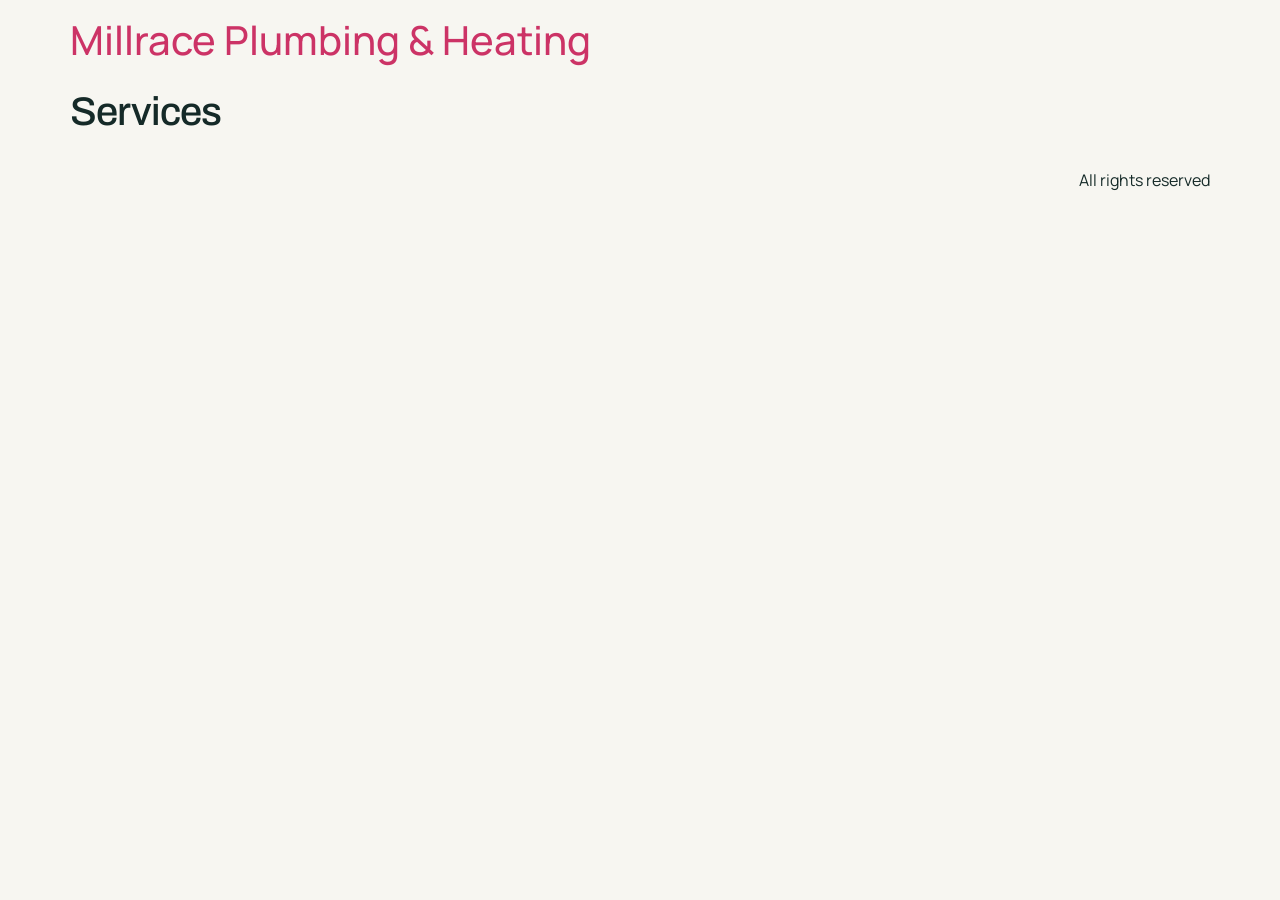
<file: services/index.html>
<!doctype html>
<html lang="en-US">
<head>
	<meta charset="UTF-8">
	<meta name="viewport" content="width=device-width, initial-scale=1">
	<link rel="profile" href="https://gmpg.org/xfn/11">
	<title>Services &#8211; Millrace Plumbing &amp; Heating</title>
<meta name='robots' content='max-image-preview:large' />
<link rel="alternate" type="application/rss+xml" title="Millrace Plumbing &amp; Heating &raquo; Feed" href="../feed/" />
<link rel="alternate" type="application/rss+xml" title="Millrace Plumbing &amp; Heating &raquo; Comments Feed" href="../comments/feed/" />
<link rel="alternate" title="oEmbed (JSON)" type="application/json+oembed" href="../wp-json/oembed/1.0/embed?url=http%3A%2F%2F127.0.0.1%3A8082%2Fservices%2F" />
<link rel="alternate" title="oEmbed (XML)" type="text/xml+oembed" href="../wp-json/oembed/1.0/embed?url=http%3A%2F%2F127.0.0.1%3A8082%2Fservices%2F&#038;format=xml" />
<style id="wp-img-auto-sizes-contain-inline-css">
img:is([sizes=auto i],[sizes^="auto," i]){contain-intrinsic-size:3000px 1500px}
/*# sourceURL=wp-img-auto-sizes-contain-inline-css */
</style>
<style id="wp-emoji-styles-inline-css">

	img.wp-smiley, img.emoji {
		display: inline !important;
		border: none !important;
		box-shadow: none !important;
		height: 1em !important;
		width: 1em !important;
		margin: 0 0.07em !important;
		vertical-align: -0.1em !important;
		background: none !important;
		padding: 0 !important;
	}
/*# sourceURL=wp-emoji-styles-inline-css */
</style>
<link rel='stylesheet' id='wp-block-library-css' href='../wp-includes/css/dist/block-library/style.min.css?ver=7.1.4' media='all' />
<style id="global-styles-inline-css">
:root{--wp--preset--aspect-ratio--square: 1;--wp--preset--aspect-ratio--4-3: 4/3;--wp--preset--aspect-ratio--3-4: 3/4;--wp--preset--aspect-ratio--3-2: 3/2;--wp--preset--aspect-ratio--2-3: 2/3;--wp--preset--aspect-ratio--16-9: 16/9;--wp--preset--aspect-ratio--9-16: 9/16;--wp--preset--color--black: #000000;--wp--preset--color--cyan-bluish-gray: #abb8c3;--wp--preset--color--white: #ffffff;--wp--preset--color--pale-pink: #f78da7;--wp--preset--color--vivid-red: #cf2e2e;--wp--preset--color--luminous-vivid-orange: #ff6900;--wp--preset--color--luminous-vivid-amber: #fcb900;--wp--preset--color--light-green-cyan: #7bdcb5;--wp--preset--color--vivid-green-cyan: #00d084;--wp--preset--color--pale-cyan-blue: #8ed1fc;--wp--preset--color--vivid-cyan-blue: #0693e3;--wp--preset--color--vivid-purple: #9b51e0;--wp--preset--gradient--vivid-cyan-blue-to-vivid-purple: linear-gradient(135deg,rgb(6,147,227) 0%,rgb(155,81,224) 100%);--wp--preset--gradient--light-green-cyan-to-vivid-green-cyan: linear-gradient(135deg,rgb(122,220,180) 0%,rgb(0,208,130) 100%);--wp--preset--gradient--luminous-vivid-amber-to-luminous-vivid-orange: linear-gradient(135deg,rgb(252,185,0) 0%,rgb(255,105,0) 100%);--wp--preset--gradient--luminous-vivid-orange-to-vivid-red: linear-gradient(135deg,rgb(255,105,0) 0%,rgb(207,46,46) 100%);--wp--preset--gradient--very-light-gray-to-cyan-bluish-gray: linear-gradient(135deg,rgb(238,238,238) 0%,rgb(169,184,195) 100%);--wp--preset--gradient--cool-to-warm-spectrum: linear-gradient(135deg,rgb(74,234,220) 0%,rgb(151,120,209) 20%,rgb(207,42,186) 40%,rgb(238,44,130) 60%,rgb(251,105,98) 80%,rgb(254,248,76) 100%);--wp--preset--gradient--blush-light-purple: linear-gradient(135deg,rgb(255,206,236) 0%,rgb(152,150,240) 100%);--wp--preset--gradient--blush-bordeaux: linear-gradient(135deg,rgb(254,205,165) 0%,rgb(254,45,45) 50%,rgb(107,0,62) 100%);--wp--preset--gradient--luminous-dusk: linear-gradient(135deg,rgb(255,203,112) 0%,rgb(199,81,192) 50%,rgb(65,88,208) 100%);--wp--preset--gradient--pale-ocean: linear-gradient(135deg,rgb(255,245,203) 0%,rgb(182,227,212) 50%,rgb(51,167,181) 100%);--wp--preset--gradient--electric-grass: linear-gradient(135deg,rgb(202,248,128) 0%,rgb(113,206,126) 100%);--wp--preset--gradient--midnight: linear-gradient(135deg,rgb(2,3,129) 0%,rgb(40,116,252) 100%);--wp--preset--font-size--small: 13px;--wp--preset--font-size--medium: 20px;--wp--preset--font-size--large: 36px;--wp--preset--font-size--x-large: 42px;--wp--preset--spacing--20: 0.44rem;--wp--preset--spacing--30: 0.67rem;--wp--preset--spacing--40: 1rem;--wp--preset--spacing--50: 1.5rem;--wp--preset--spacing--60: 2.25rem;--wp--preset--spacing--70: 3.38rem;--wp--preset--spacing--80: 5.06rem;--wp--preset--shadow--natural: 6px 6px 9px rgba(0, 0, 0, 0.2);--wp--preset--shadow--deep: 12px 12px 50px rgba(0, 0, 0, 0.4);--wp--preset--shadow--sharp: 6px 6px 0px rgba(0, 0, 0, 0.2);--wp--preset--shadow--outlined: 6px 6px 0px -3px rgb(255, 255, 255), 6px 6px rgb(0, 0, 0);--wp--preset--shadow--crisp: 6px 6px 0px rgb(0, 0, 0);}.wp-block-button{--wp--preset--dimension--25: 25%;--wp--preset--dimension--50: 50%;--wp--preset--dimension--75: 75%;--wp--preset--dimension--100: 100%;}:root { --wp--style--global--content-size: 800px;--wp--style--global--wide-size: 1200px; }:where(body) { margin: 0; }.wp-site-blocks > .alignleft { float: left; margin-right: 2em; }.wp-site-blocks > .alignright { float: right; margin-left: 2em; }.wp-site-blocks > .aligncenter { justify-content: center; margin-left: auto; margin-right: auto; }:where(.wp-site-blocks) > * { margin-block-start: 24px; margin-block-end: 0; }:where(.wp-site-blocks) > :first-child { margin-block-start: 0; }:where(.wp-site-blocks) > :last-child { margin-block-end: 0; }:root { --wp--style--block-gap: 24px; }:root :where(.is-layout-flow) > :first-child{margin-block-start: 0;}:root :where(.is-layout-flow) > :last-child{margin-block-end: 0;}:root :where(.is-layout-flow) > *{margin-block-start: 24px;margin-block-end: 0;}:root :where(.is-layout-constrained) > :first-child{margin-block-start: 0;}:root :where(.is-layout-constrained) > :last-child{margin-block-end: 0;}:root :where(.is-layout-constrained) > *{margin-block-start: 24px;margin-block-end: 0;}:root :where(.is-layout-flex){gap: 24px;}:root :where(.is-layout-grid){gap: 24px;}.is-layout-flow > .alignleft{float: left;margin-inline-start: 0;margin-inline-end: 2em;}.is-layout-flow > .alignright{float: right;margin-inline-start: 2em;margin-inline-end: 0;}.is-layout-flow > .aligncenter{margin-left: auto !important;margin-right: auto !important;}.is-layout-constrained > .alignleft{float: left;margin-inline-start: 0;margin-inline-end: 2em;}.is-layout-constrained > .alignright{float: right;margin-inline-start: 2em;margin-inline-end: 0;}.is-layout-constrained > .aligncenter{margin-left: auto !important;margin-right: auto !important;}.is-layout-constrained > :where(:not(.alignleft):not(.alignright):not(.alignfull)){max-width: var(--wp--style--global--content-size);margin-left: auto !important;margin-right: auto !important;}.is-layout-constrained > .alignwide{max-width: var(--wp--style--global--wide-size);}body .is-layout-flex{display: flex;}.is-layout-flex{flex-wrap: wrap;align-items: center;}.is-layout-flex > :is(*, div){margin: 0;}body .is-layout-grid{display: grid;}.is-layout-grid > :is(*, div){margin: 0;}body{padding-top: 0px;padding-right: 0px;padding-bottom: 0px;padding-left: 0px;}:root :where(.wp-element-button, .wp-block-button__link){background-color: #32373c;border-width: 0;color: #fff;font-family: inherit;font-size: inherit;font-style: inherit;font-weight: inherit;letter-spacing: inherit;line-height: inherit;padding-top: calc(0.667em + 2px);padding-right: calc(1.333em + 2px);padding-bottom: calc(0.667em + 2px);padding-left: calc(1.333em + 2px);text-decoration: none;text-transform: inherit;}.has-black-color{color: var(--wp--preset--color--black) !important;}.has-cyan-bluish-gray-color{color: var(--wp--preset--color--cyan-bluish-gray) !important;}.has-white-color{color: var(--wp--preset--color--white) !important;}.has-pale-pink-color{color: var(--wp--preset--color--pale-pink) !important;}.has-vivid-red-color{color: var(--wp--preset--color--vivid-red) !important;}.has-luminous-vivid-orange-color{color: var(--wp--preset--color--luminous-vivid-orange) !important;}.has-luminous-vivid-amber-color{color: var(--wp--preset--color--luminous-vivid-amber) !important;}.has-light-green-cyan-color{color: var(--wp--preset--color--light-green-cyan) !important;}.has-vivid-green-cyan-color{color: var(--wp--preset--color--vivid-green-cyan) !important;}.has-pale-cyan-blue-color{color: var(--wp--preset--color--pale-cyan-blue) !important;}.has-vivid-cyan-blue-color{color: var(--wp--preset--color--vivid-cyan-blue) !important;}.has-vivid-purple-color{color: var(--wp--preset--color--vivid-purple) !important;}.has-black-background-color{background-color: var(--wp--preset--color--black) !important;}.has-cyan-bluish-gray-background-color{background-color: var(--wp--preset--color--cyan-bluish-gray) !important;}.has-white-background-color{background-color: var(--wp--preset--color--white) !important;}.has-pale-pink-background-color{background-color: var(--wp--preset--color--pale-pink) !important;}.has-vivid-red-background-color{background-color: var(--wp--preset--color--vivid-red) !important;}.has-luminous-vivid-orange-background-color{background-color: var(--wp--preset--color--luminous-vivid-orange) !important;}.has-luminous-vivid-amber-background-color{background-color: var(--wp--preset--color--luminous-vivid-amber) !important;}.has-light-green-cyan-background-color{background-color: var(--wp--preset--color--light-green-cyan) !important;}.has-vivid-green-cyan-background-color{background-color: var(--wp--preset--color--vivid-green-cyan) !important;}.has-pale-cyan-blue-background-color{background-color: var(--wp--preset--color--pale-cyan-blue) !important;}.has-vivid-cyan-blue-background-color{background-color: var(--wp--preset--color--vivid-cyan-blue) !important;}.has-vivid-purple-background-color{background-color: var(--wp--preset--color--vivid-purple) !important;}.has-black-border-color{border-color: var(--wp--preset--color--black) !important;}.has-cyan-bluish-gray-border-color{border-color: var(--wp--preset--color--cyan-bluish-gray) !important;}.has-white-border-color{border-color: var(--wp--preset--color--white) !important;}.has-pale-pink-border-color{border-color: var(--wp--preset--color--pale-pink) !important;}.has-vivid-red-border-color{border-color: var(--wp--preset--color--vivid-red) !important;}.has-luminous-vivid-orange-border-color{border-color: var(--wp--preset--color--luminous-vivid-orange) !important;}.has-luminous-vivid-amber-border-color{border-color: var(--wp--preset--color--luminous-vivid-amber) !important;}.has-light-green-cyan-border-color{border-color: var(--wp--preset--color--light-green-cyan) !important;}.has-vivid-green-cyan-border-color{border-color: var(--wp--preset--color--vivid-green-cyan) !important;}.has-pale-cyan-blue-border-color{border-color: var(--wp--preset--color--pale-cyan-blue) !important;}.has-vivid-cyan-blue-border-color{border-color: var(--wp--preset--color--vivid-cyan-blue) !important;}.has-vivid-purple-border-color{border-color: var(--wp--preset--color--vivid-purple) !important;}.has-vivid-cyan-blue-to-vivid-purple-gradient-background{background: var(--wp--preset--gradient--vivid-cyan-blue-to-vivid-purple) !important;}.has-light-green-cyan-to-vivid-green-cyan-gradient-background{background: var(--wp--preset--gradient--light-green-cyan-to-vivid-green-cyan) !important;}.has-luminous-vivid-amber-to-luminous-vivid-orange-gradient-background{background: var(--wp--preset--gradient--luminous-vivid-amber-to-luminous-vivid-orange) !important;}.has-luminous-vivid-orange-to-vivid-red-gradient-background{background: var(--wp--preset--gradient--luminous-vivid-orange-to-vivid-red) !important;}.has-very-light-gray-to-cyan-bluish-gray-gradient-background{background: var(--wp--preset--gradient--very-light-gray-to-cyan-bluish-gray) !important;}.has-cool-to-warm-spectrum-gradient-background{background: var(--wp--preset--gradient--cool-to-warm-spectrum) !important;}.has-blush-light-purple-gradient-background{background: var(--wp--preset--gradient--blush-light-purple) !important;}.has-blush-bordeaux-gradient-background{background: var(--wp--preset--gradient--blush-bordeaux) !important;}.has-luminous-dusk-gradient-background{background: var(--wp--preset--gradient--luminous-dusk) !important;}.has-pale-ocean-gradient-background{background: var(--wp--preset--gradient--pale-ocean) !important;}.has-electric-grass-gradient-background{background: var(--wp--preset--gradient--electric-grass) !important;}.has-midnight-gradient-background{background: var(--wp--preset--gradient--midnight) !important;}.has-small-font-size{font-size: var(--wp--preset--font-size--small) !important;}.has-medium-font-size{font-size: var(--wp--preset--font-size--medium) !important;}.has-large-font-size{font-size: var(--wp--preset--font-size--large) !important;}.has-x-large-font-size{font-size: var(--wp--preset--font-size--x-large) !important;}
:root :where(.wp-block-icon svg){width: 24px;}
:root :where(.wp-block-pullquote){font-size: 1.5em;line-height: 1.6;}
/*# sourceURL=global-styles-inline-css */
</style>
<link rel='stylesheet' id='hello-elementor-css' href='../wp-content/themes/hello-elementor/assets/css/reset.css?ver=3.5.2' media='all' />
<link rel='stylesheet' id='hello-elementor-theme-style-css' href='../wp-content/themes/hello-elementor/assets/css/theme.css?ver=3.5.2' media='all' />
<link rel='stylesheet' id='hello-elementor-header-footer-css' href='../wp-content/themes/hello-elementor/assets/css/header-footer.css?ver=3.5.2' media='all' />
<link rel='stylesheet' id='elementor-frontend-css' href='../wp-content/plugins/elementor/assets/css/frontend.min.css?ver=4.4.0' media='all' />
<link rel='stylesheet' id='elementor-post-5-css' href='../wp-content/uploads/elementor/css/post-5.css?ver=1794673204' media='all' />
<link rel='stylesheet' id='elementor-gf-roboto-css' href='https://fonts.googleapis.com/css?family=Roboto:100,100italic,200,200italic,300,300italic,400,400italic,500,500italic,600,600italic,700,700italic,800,800italic,900,900italic&#038;display=swap' media='all' />
<link rel='stylesheet' id='elementor-gf-robotoslab-css' href='https://fonts.googleapis.com/css?family=Roboto+Slab:100,100italic,200,200italic,300,300italic,400,400italic,500,500italic,600,600italic,700,700italic,800,800italic,900,900italic&#038;display=swap' media='all' />
<link rel="https://api.w.org/" href="../wp-json/" /><link rel="alternate" title="JSON" type="application/json" href="../wp-json/wp/v2/pages/7" /><link rel="EditURI" type="application/rsd+xml" title="RSD" href="../xmlrpc.php?rsd" />
<meta name="generator" content="WordPress 7.1.4" />
<link rel="canonical" href="../services/" />
<link rel='shortlink' href='../?p=7' />
<meta name="generator" content="Elementor 4.4.0; features: e_font_icon_svg, additional_custom_breakpoints; settings: css_print_method-external, google_font-enabled, font_display-swap">
			<style>
				.e-con.e-parent:nth-of-type(n+4):not(.e-lazyloaded):not(.e-no-lazyload),
				.e-con.e-parent:nth-of-type(n+4):not(.e-lazyloaded):not(.e-no-lazyload) * {
					background-image: none !important;
				}
				@media screen and (max-height: 1024px) {
					.e-con.e-parent:nth-of-type(n+3):not(.e-lazyloaded):not(.e-no-lazyload),
					.e-con.e-parent:nth-of-type(n+3):not(.e-lazyloaded):not(.e-no-lazyload) * {
						background-image: none !important;
					}
				}
				@media screen and (max-height: 640px) {
					.e-con.e-parent:nth-of-type(n+2):not(.e-lazyloaded):not(.e-no-lazyload),
					.e-con.e-parent:nth-of-type(n+2):not(.e-lazyloaded):not(.e-no-lazyload) * {
						background-image: none !important;
					}
				}
			</style>
			<style id="wp-custom-css">
@import url('https://fonts.googleapis.com/css2?family=Archivo:wght@500;600;700;800&family=Manrope:wght@400;500;600;700;800&display=swap');
/* ============================================================
   MILLRACE HOME PAGE — the only custom CSS for this page.
   Everything structural (column widths, gaps, spacing, the hero
   gradient) is set natively in the Elementor editor. What remains
   here is small styling for repeated pieces (cards, chips, the
   quote tool, the mobile bar) plus a few things the free editor
   has no control for — each block says what it does and why.
   ============================================================ */
body{font-family:'Manrope',ui-sans-serif,system-ui,sans-serif;background:#f7f6f1;color:#152a28}
h1,h2,h3,h4,h5{font-family:'Archivo',sans-serif}
.mr-nav{display:flex;justify-content:flex-end;gap:2px;white-space:nowrap}
.mr-nav a{font-family:'Manrope';font-weight:600;font-size:14px;line-height:1.43;color:rgba(21,42,40,0.7);text-decoration:none;padding:8px 10px;border-radius:10px}
.mr-nav a:hover{color:rgba(21,42,40,0.9)}
.mr-nav a.mr-active{color:#152a28;position:relative}
.mr-nav a.mr-active::after{content:"";position:absolute;left:12px;right:12px;bottom:-1px;height:2px;background:#ff8a33;border-radius:2px}
.mr-vdiv{display:block;width:1px;height:32px;background:#e1ded4;margin:0 auto}
.mr-call{display:flex;align-items:center;gap:8px;padding:6px 8px;border-radius:12px;text-decoration:none}
.mr-call:hover{background:rgba(237,234,225,0.55)}
.mr-call-disc{flex:0 0 36px;width:36px;height:36px;border-radius:50%;background:#0f3b3a;color:#f7f6f1;display:inline-flex;align-items:center;justify-content:center}
.mr-call-disc svg{width:13px;height:13px}
.mr-call-stack{line-height:1}
.mr-call small{display:block;text-transform:uppercase;letter-spacing:1.4848px;font-size:9.28px;font-weight:700;color:#5d6a66;white-space:nowrap}
.mr-call strong{display:block;font-family:'Archivo';font-size:16.8px;line-height:21px;color:#152a28;font-weight:700;margin-top:2px;white-space:nowrap}
.mr-badge{display:inline-block;background:rgba(15,59,58,0.3);border:1px solid rgba(247,246,241,0.2);border-radius:999px;padding:6px 12px;letter-spacing:1.792px;font-size:11.2px;font-weight:700;color:#f7f6f1;font-family:'Manrope'}
.mr-stars{color:#ff8a33;letter-spacing:2.5px;font-size:15px}
/* header column widths are set natively on the columns themselves (Column Width %) — no CSS needed */
/* hero: the dark gradient over the photo is a normal background-overlay IMAGE set in the editor (media library: "Hero gradient overlay") — no CSS needed. Only the copy column width is pinned here. */
/* small header hidden on desktop; desktop header hidden below desktop —
   the original keeps its small header all the way up to 1024 (M6) */
.mr-mhead-sec{display:none}
@media (max-width: 1023px){
  .mr-mhead-sec{display:block}
  .mr-header-sec{display:none}
}
/* facts strip dividers + column padding are native per-column settings (M5) */
.mr-strip-sec > .e-con-inner > .e-con:nth-child(2),
.mr-strip-sec > .e-con-inner > .e-con:nth-child(3){border-left:0}
@media (max-width: 767px){
  .mr-mhead-sec > .elementor-container{display:flex;flex-wrap:nowrap;align-items:center}
  .mr-hero-sec .elementor-inner-section > .elementor-container{flex-direction:column}
  .mr-hero-sec .elementor-inner-section > .elementor-container > .elementor-column{flex:1 1 100%;width:100%}
  .mr-hero-sec .elementor-inner-section .elementor-button{width:100%}
}

/* M1 fixes round 3 */
@media (max-width: 767px){ .mr-strip-sec{margin-top:0 !important} }

/* M1 fixes round 4 */
.mr-hero-sec{background-position:68% center !important;position:relative}
.mr-hero-sec::before{content:"";position:absolute;inset:0;background:linear-gradient(to right, rgba(15,59,58,0.95) 0%, rgba(15,59,58,0.78) 50%, rgba(15,59,58,0.1) 100%);pointer-events:none}
.mr-hero-sec > .e-con-inner{position:relative;z-index:1}

/* ================= M2 (full home page) ================= */
h1,h2,h3,h4,h5{letter-spacing:-0.02em}
/* kill Elementor default widget spacing on this page; all rhythm is explicit margins */
.elementor-33 .elementor-widget:not(:last-child){margin-block-end:0}
/* content inset: original container = 1152 box + 24px (16px phone) inner padding */
@media (min-width:768px){
  .mr-inset > .elementor-container > .elementor-column:first-of-type > .elementor-widget-wrap{padding-left:24px}
  .mr-inset > .elementor-container > .elementor-column:last-of-type > .elementor-widget-wrap{padding-right:24px}
}
@media (max-width:767px){
  .mr-inset > .elementor-container > .elementor-column:first-of-type > .elementor-widget-wrap{padding-left:16px}
  .mr-inset > .elementor-container > .elementor-column:last-of-type > .elementor-widget-wrap{padding-right:16px}
}
/* header: border + sticky like the original; phone stack vertically centred */
.mr-header-sec{border-bottom:1px solid #e1ded4;position:sticky;top:0;z-index:99}
.mr-mhead-sec{border-bottom:1px solid #e1ded4;position:sticky;top:0;z-index:99}
.mr-mbtn{display:flex;align-items:center;justify-content:center;width:40px;height:40px;border-radius:12px;margin-left:auto}
.mr-mbtn svg{width:20px;height:20px}
.mr-mbtn-tel{background:#ff8a33;color:#231a12}
.mr-mbtn-menu{background:#fff;border:1px solid #d8d4c9;color:#152a28}
@media (max-width:767px){
  .mr-hero-sec > .e-con-inner{height:100%;align-items:center;justify-content:center !important}
  .mr-hero-sec > .e-con-inner > .e-con{justify-content:center;align-self:center}
  .mr-headrow-sec > .e-con-inner{gap:32px}
  .mr-hero-sec .elementor-widget-button .elementor-button{width:100%}
  .mr-headrow-sec h2.elementor-heading-title, .mr-process-sec h2.elementor-heading-title, .mr-areas-sec h2.elementor-heading-title{letter-spacing:-0.75px !important}
  .mr-hero-sec h1.elementor-heading-title{letter-spacing:-0.82px !important}
  .mr-h2{letter-spacing:-0.75px}
  .mr-cta-h2{letter-spacing:-0.8px}
}
/* Mobile drop-down menu: the section is hidden until the burger button's
   link makes it the page target. This CSS-only toggle needs no JavaScript,
   never appears on desktop, and drops the five normal page links below the
   sticky phone header in the site's cream / teal / orange language. */
.mr-mmenu-sec{display:none !important}
@media (max-width:1023px){
  .mr-mmenu-sec:target{display:flex !important;position:fixed;top:65px;left:0;right:0;z-index:98;max-height:calc(100svh - 65px);overflow:auto;background:#f7f6f1;border-bottom:1px solid #e1ded4;box-shadow:0 22px 28px -24px rgba(21,42,40,0.5)}
  .mr-mnav{display:flex;flex-direction:column;padding:6px 0 10px}
  .mr-mnav a{display:flex;align-items:center;min-height:52px;padding:13px 20px;border-top:1px solid #e9e6dc;color:#152a28;font-family:'Manrope';font-size:16px;font-weight:700;line-height:1.25;text-decoration:none}
  .mr-mnav a:first-child{border-top:0}
  .mr-mnav a:hover,.mr-mnav a:focus{background:#f2f1eb;color:#0f3b3a}
  .mr-mnav a.mr-mnav-active{color:#0f3b3a;box-shadow:inset 4px 0 0 #ff8a33}
  .mr-mnav a.mr-mnav-close{min-height:44px;justify-content:center;color:#0f3b3a;font-size:13px;font-weight:800;letter-spacing:1.2px;text-transform:uppercase}
}
.mr-header-sec .elementor-inner-section > .elementor-container{align-items:center}
.mr-header-sec .elementor-inner-section .elementor-column > .elementor-widget-wrap{padding-top:0;padding-bottom:0}
/* hero: full first screen, content centred in the zone above the facts strip */
.mr-hero-sec{display:flex;align-items:center;min-height:calc(100svh - 65px);padding-bottom:0}
.mr-hero-sec > .elementor-container{width:100%}
@media (min-width:640px){
  /* hero fills the first screen under the header; the bottom 71px is where the facts strip overlaps,
     so the copy is centred in the space above the strip: nudge it up by half the strip height (36px) */
  .mr-hero-sec{min-height:calc(100svh - 81px);padding-bottom:71px}
  .mr-hero-sec > .elementor-container{transform:translateY(-36px)}
}
@media (min-width:640px) and (max-width:767px){ .mr-hero-sec{min-height:calc(100svh - 65px)} }
/* facts strip: translucent strip INSIDE the hero on desktop, hidden on phones (original: hidden below 640px) */
.mr-strip-sec{background:transparent}
@media (max-width:639px){ .mr-strip-sec{display:none !important} }
@media (min-width:640px){
  .mr-strip-sec{border-top:1px solid rgba(247,246,241,0.12)}
}
/* the original site resets paragraph margins (Tailwind preflight); the theme does not, so do it here or every text block grows a stray bottom margin. HTML-widget paragraphs keep their own class-set top margins; only the bottom is zeroed (that is the preflight behaviour). */
.elementor-widget-text-editor p{margin-top:0;margin-bottom:0}
.elementor-widget-html p{margin-bottom:0}
.elementor-widget-html h1,.elementor-widget-html h2,.elementor-widget-html h3,.elementor-widget-html h4,.elementor-widget-html h5,.elementor-widget-html h6{margin:0}
/* eyebrow + shared bits */
.mr-eyebrow{display:flex;align-items:center;gap:10px;font-family:'Manrope';font-size:11.52px;font-weight:800;letter-spacing:2.304px;text-transform:uppercase;color:#5d6a66;line-height:1.5;margin:0}
.mr-eyebrow::before{content:"";width:28px;height:1px;background:#ff8a33;flex:0 0 28px}
.mr-eyebrow-dark{color:rgba(247,246,241,0.7)}
.mr-eyebrow-center{justify-content:center}
/* promises */
/* promises layout (4 / 2 / 1 columns) is native: column widths + section gap are set on the elements themselves */
.mr-promise-icon{display:inline-flex;align-items:center;justify-content:center;width:40px;height:40px;border-radius:12px;background:#edeae1;color:#0f3b3a}
.mr-promise-icon svg{width:20px;height:20px}
/* services cards */
/* service card colours/border/radius/shadow are set natively on each column. CSS only does two things the free editor has no control for: clipping the photo to the card's rounded corners, and the hover state (orange border + deeper shadow, from the original). */
.mr-services-sec > .e-con-inner > .e-con{overflow:hidden;transition:border-color .25s ease, box-shadow .25s ease}
.mr-services-sec > .e-con-inner > .e-con:hover{border-color:#ff8a33;box-shadow:0 10px 15px -3px rgba(0,0,0,0.1),0 4px 6px -4px rgba(0,0,0,0.1)}
.mr-card-img{position:relative;aspect-ratio:4/3;overflow:hidden}
.mr-card-img img{width:100%;height:100%;object-fit:cover;display:block}
.mr-price-badge{position:absolute;left:12px;bottom:12px;background:#0f3b3a;color:#f7f6f1;font-family:'Manrope';font-size:14px;font-weight:700;padding:4px 10px;border-radius:999px;font-variant-numeric:tabular-nums}
.mr-card-body{padding:20px}
.mr-card-title{display:flex;align-items:center;gap:4px}
.mr-card-title svg{width:20px;height:20px;color:#ff8a33;flex:0 0 20px}
.mr-card-title span{font-family:'Archivo';font-size:18px;font-weight:800;line-height:1.55;letter-spacing:-0.45px;color:#152a28}
.mr-card-blurb{margin:8px 0 0;font-size:14px;line-height:1.625;color:#5d6a66}
.mr-card-link{margin-top:16px;display:inline-flex;align-items:center;gap:6px;font-size:14px;font-weight:700;color:#0f3b3a}
.mr-card-link svg{width:14px;height:14px}
/* estimate layout */
/* estimate layout is native: column widths (38.6% / 61.4%) + section gap set on the elements */
.mr-check-item{display:flex;align-items:center;gap:10px;font-size:14px;color:rgba(247,246,241,0.85);line-height:1.43}
.mr-check-disc{flex:0 0 20px;width:20px;height:20px;border-radius:50%;background:#ff8a33;color:#231a12;display:inline-flex;align-items:center;justify-content:center}
.mr-check-disc svg{width:12px;height:12px}
/* process */
/* process layout is native on desktop (column widths + gap). On phones the original shows the words BEFORE the photo; classic columns cannot swap order natively, so this one rule flips the row on small screens. */
@media (max-width:1023px){ .mr-process-sec > .elementor-container{flex-direction:column-reverse} }
.mr-process-sec .elementor-widget-image img{aspect-ratio:4/3;object-fit:cover;border-radius:16px;border:1px solid rgba(21,42,40,0.12);width:100%}
.mr-step-num{flex:0 0 36px;width:36px;height:36px;border-radius:50%;border:1px solid rgba(21,42,40,0.15);display:inline-flex;align-items:center;justify-content:center;font-family:'Archivo';font-size:12px;font-weight:700;color:#5d6a66;font-variant-numeric:tabular-nums}
/* reviews */
/* review cards: layout, card colours, borders and padding are all native element settings */
.mr-stars-row{display:inline-flex;align-items:center;gap:2px;color:#ff8a33}
.mr-stars-row svg{width:14px;height:14px}
.mr-stars-hero svg{width:12px;height:12px}
.mr-stars-hero{gap:4px}
.mr-stars-chip svg{width:11px;height:11px}
.mr-stars-empty{color:#e1ded4}
.mr-rev-top{display:flex;align-items:center;justify-content:space-between;gap:8px;flex-wrap:wrap}
.mr-job-pill{background:#edeae1;color:#0f3b3a;font-size:11.2px;font-weight:700;letter-spacing:0.672px;text-transform:uppercase;padding:4px 10px;border-radius:999px;white-space:nowrap}
.mr-rating-chip{display:inline-flex;align-items:center;gap:12px;background:#fff;border:1px solid #e1ded4;border-radius:16px;padding:12px 16px;text-align:left}
.mr-rating-chip .mr-big{font-family:'Archivo';font-size:30px;font-weight:800;line-height:1.2;color:#152a28}
.mr-rating-chip .mr-sub{display:block;margin-top:2px;font-size:9.92px;font-weight:700;letter-spacing:1.1904px;color:#5d6a66;text-transform:uppercase}
/* areas */
/* areas layout is native: column widths (45.8% / 54.2%) + section gap set on the elements */
.mr-area-chips{display:flex;flex-wrap:wrap;gap:8px;list-style:none;margin:0;padding:0}
.mr-area-chips li{display:inline-block;background:#fff;border:1px solid #e1ded4;border-radius:999px;padding:6px 14px;font-size:14px;font-weight:600;line-height:1.43;color:#152a28}
.mr-area-chips li span{font-size:12px;font-weight:500;color:#5d6a66;font-variant-numeric:tabular-nums;margin-left:6px}
.mr-map-card{background:#fff;border:1px solid #e1ded4;border-radius:20px;overflow:hidden;display:flex;flex-direction:column}
.mr-map-head{display:flex;align-items:center;justify-content:space-between;gap:12px;padding:13px 16px 14px}
.mr-map-head .mr-map-label{display:inline-flex;align-items:center;gap:8px;font-size:11.2px;font-weight:700;letter-spacing:1.568px;text-transform:uppercase;color:#5d6a66}
.mr-map-head .mr-map-label svg{width:14px;height:14px;color:#ff8a33}
.mr-map-head a{display:inline-flex;align-items:center;gap:6px;font-size:14px;font-weight:600;color:#5d6a66;text-decoration:none}
.mr-map-head a:hover{color:#2b3d3b}
.mr-map-head a svg{width:14px;height:14px}
.mr-map-frame{position:relative;flex:1;min-height:256px;background:#edeae1}
.mr-map-frame iframe{position:absolute;inset:0;width:100%;height:100%;border:0}
.mr-map-foot{margin:0;padding:10px 16px;border-top:1px solid #e1ded4;font-size:12px;line-height:1.625;color:#5d6a66}
/* cta (button row layout is in the M5 block below with .mr-cta-btns) */
/* footer */
.mr-foot-h{font-family:'Archivo';font-size:11.52px;font-weight:700;letter-spacing:2.0736px;text-transform:uppercase;line-height:1.5;color:rgba(247,246,241,0.7);margin:0}
.mr-foot-links{list-style:none;margin:16px 0 0;padding:0;font-size:14px;line-height:1.43}
.mr-foot-links li{margin:0}
.mr-foot-links li+li{margin-top:10px}
.mr-foot-links li:last-child{margin-bottom:0}
.mr-foot-links a{font-size:14px;font-weight:500;line-height:1.43;color:rgba(247,246,241,0.8);text-decoration:none}
.mr-foot-links a:hover{color:#ff8a33}
.mr-foot-blurb{max-width:320px}
.mr-foot-areas-link{display:inline-flex;align-items:center;gap:6px;font-size:14px;font-weight:600;color:rgba(247,246,241,0.85);text-decoration:underline;text-underline-offset:2px}
.mr-foot-areas-link:hover{color:#ff8a33}
.mr-hours{display:grid;grid-template-columns:1fr 1fr;gap:6px 32px;margin-top:8px}
.mr-hours .mr-hday{white-space:nowrap}
@media (max-width:639px){ .mr-hours{grid-template-columns:1fr} }
.mr-hours .mr-hrow{display:flex;align-items:flex-start;justify-content:space-between;gap:16px;font-size:14px}
.mr-hours .mr-hday{display:inline-flex;align-items:center;gap:8px;color:rgba(247,246,241,0.7)}
.mr-hours .mr-hday svg{width:12px;height:12px;color:rgba(255,138,51,0.8);flex:0 0 12px}
.mr-hours .mr-htime{font-weight:600;color:rgba(247,246,241,0.9);text-align:right}
/* mobile action bar */
.mr-mobilebar-sec .elementor-widget-wrap{padding:0}
#mr-mobile-bar{display:none}
@media (max-width:767px){
  #mr-mobile-bar{display:block;position:fixed;left:0;right:0;bottom:0;z-index:999;border-top:1px solid rgba(247,246,241,0.1);box-shadow:0 -8px 24px -12px rgba(0,0,0,0.4);font-family:'Manrope'}
  #mr-mobile-bar .mr-mb-grid{display:grid;grid-template-columns:1.25fr 1fr 1fr}
  #mr-mobile-bar a{display:flex;flex-direction:column;align-items:center;justify-content:center;gap:2px;padding:10px 0 calc(10px + env(safe-area-inset-bottom));text-decoration:none}
  #mr-mobile-bar a svg{width:20px;height:20px}
  #mr-mobile-bar a span{font-size:11.2px;font-weight:800;letter-spacing:0.5px;text-transform:uppercase}
  #mr-mobile-bar .mr-mb-call{background:#ff8a33;color:#231a12}
  #mr-mobile-bar .mr-mb-wa{background:#128c7e;color:#fff}
  #mr-mobile-bar .mr-mb-quote{background:#0f3b3a;color:#f7f6f1}
  #mr-mobile-bar .mr-mb-wa span, #mr-mobile-bar .mr-mb-quote span{font-weight:700}
  #mr-mobile-bar a + a{border-left:1px solid rgba(247,246,241,0.12)}
}
/* quote tool (code-carried block) */
.mr-quote{background:#fff;border:1px solid #e1ded4;border-radius:20px;box-shadow:0 24px 40px -18px rgba(15,59,58,0.25);padding:20px;font-family:'Manrope';color:#152a28}
@media (min-width:768px){ .mr-quote{padding:28px} }
.mr-q-head{display:flex;align-items:flex-start;justify-content:space-between;gap:16px}
.mr-q-kicker{margin:0;font-size:10px;font-weight:800;letter-spacing:1.8px;text-transform:uppercase;color:#5d6a66;line-height:1.5}
.mr-q-main{display:flex;flex-direction:column}
.mr-q-r-label,.mr-q-r-meta,.mr-q-r-price,.mr-q-r-check,.mr-q-r-note,.mr-q-rather,.mr-q-sent-strip{margin-bottom:0}
.mr-q-title{margin-top:4px;font-family:'Archivo';font-size:20px;font-weight:800;letter-spacing:-0.6px;line-height:1.333}
@media (min-width:768px){ .mr-q-title{font-size:24px} }
.mr-q-chip{flex:0 0 auto;background:#edeae1;border-radius:999px;padding:4px 10px;font-size:10.4px;font-weight:700;color:#5d6a66}
.mr-q-progress{display:flex;gap:6px;margin-top:16px}
.mr-q-progress span{flex:1;height:4px;border-radius:999px;background:#e1ded4}
.mr-q-progress span.on{background:#ff8a33}
.mr-q-example{margin-top:16px;display:flex;flex-wrap:wrap;align-items:center;gap:8px;background:rgba(242,241,235,0.7);border-radius:12px;padding:8px 12px;font-size:14px;line-height:1.43}
.mr-q-ex-label{font-size:10.56px;font-weight:700;letter-spacing:1.4784px;text-transform:uppercase;color:#5d6a66}
.mr-q-ex-text{font-weight:600}
.mr-q-para{margin:16px 0 0;font-size:14px;color:#5d6a66}
.mr-q-grid{display:grid;gap:10px;margin-top:16px}
@media (min-width:640px){ .mr-q-grid{grid-template-columns:1fr 1fr} .mr-q-grid.cols3{grid-template-columns:1fr 1fr 1fr} }
.mr-q-opt{display:flex;align-items:center;gap:12px;width:100%;text-align:left;background:#fff;border:1px solid #e1ded4;border-radius:12px;padding:14px;cursor:pointer;font-family:'Manrope';transition:border-color .12s, background .12s}
.mr-q-opt:hover{border-color:rgba(21,42,40,0.35);background:#f2f1eb}
.mr-q-opt .mr-q-disc{flex:0 0 36px;width:36px;height:36px;border-radius:10px;background:#edeae1;color:rgba(21,42,40,0.7);display:inline-flex;align-items:center;justify-content:center}
.mr-q-opt .mr-q-disc svg{width:18px;height:18px}
.mr-q-opt .mr-q-opt-label{flex:1;font-size:14px;font-weight:600;color:#152a28}
.mr-q-opt .mr-q-arrow{width:16px;height:16px;color:#5d6a66;display:inline-flex}
.mr-q-opt .mr-q-arrow svg{width:16px;height:16px}
.mr-q-opt .mr-q-check{width:16px;height:16px;color:#0f3b3a;display:none}
.mr-q-opt .mr-q-check svg{width:16px;height:16px}
.mr-q-opt[aria-pressed="true"]{border-color:#0f3b3a;background:#edeae1}
.mr-q-opt[aria-pressed="true"] .mr-q-disc{background:#0f3b3a;color:#f7f6f1}
.mr-q-opt[aria-pressed="true"] .mr-q-arrow{display:none}
.mr-q-opt[aria-pressed="true"] .mr-q-check{display:inline-flex}
.mr-q-back{margin-top:16px;margin-left:-8px;display:inline-flex;align-items:center;gap:8px;background:none;border:0;padding:8px 12px;font-family:'Manrope';font-size:14px;font-weight:500;color:#5d6a66;cursor:pointer}
.mr-q-back svg{width:16px;height:16px}
.mr-q-result{background:#0f3b3a;border-radius:16px;padding:20px;color:#f7f6f1}
.mr-q-r-top{display:flex;flex-wrap:wrap;align-items:flex-end;justify-content:space-between;gap:8px}
.mr-q-r-label{font-size:10px;font-weight:700;letter-spacing:1.8px;text-transform:uppercase;color:rgba(247,246,241,0.55)}
.mr-q-r-meta{font-size:11.2px;color:rgba(247,246,241,0.55)}
.mr-q-r-price{margin-top:8px;font-family:'Archivo';font-size:clamp(26.4px,7vw,44px);line-height:1;font-weight:800;font-variant-numeric:tabular-nums}
.mr-q-r-check{margin-top:8px;display:flex;align-items:flex-start;gap:6px;font-size:14px;color:#ff8a33}
.mr-q-r-check svg{width:16px;height:16px;flex:0 0 16px;margin-top:2px}
.mr-q-r-note{margin-top:8px;font-size:12px;color:rgba(247,246,241,0.55)}
.mr-q-form{margin-top:16px;display:grid;gap:10px}
@media (min-width:640px){ .mr-q-form{grid-template-columns:1fr 1fr} .mr-q-form .wide{grid-column:span 2} }
.mr-q-form input,.mr-q-form textarea{background:#f7f6f1;border:1px solid #d8d4c9;border-radius:10px;padding:0 12px;height:44px;font-family:'Manrope';font-size:14px;color:#152a28;width:100%;box-sizing:border-box}
.mr-q-form textarea{height:auto;min-height:80px;padding:10px 12px;resize:vertical}
.mr-q-form-btns{display:flex;flex-direction:column;gap:8px}
@media (min-width:640px){ .mr-q-form-btns{flex-direction:row} }
.mr-q-submit{flex:1;background:#ff8a33;color:#231a12;border:0;border-radius:12px;height:56px;font-family:'Manrope';font-size:16px;font-weight:700;cursor:pointer}
.mr-q-submit:hover{background:#f07d1f}
.mr-q-change{display:inline-flex;align-items:center;justify-content:center;gap:8px;background:transparent;border:1px solid #d8d4c9;border-radius:12px;height:56px;padding:0 24px;font-family:'Manrope';font-size:16px;font-weight:600;color:#152a28;cursor:pointer}
.mr-q-change svg{width:16px;height:16px}
.mr-q-rather{margin-top:12px;display:flex;align-items:center;justify-content:center;gap:6px;text-align:center;font-size:12px;color:#5d6a66}
.mr-q-rather svg{width:14px;height:14px}
.mr-q-sent{text-align:center;padding:32px 0}
.mr-q-sent-disc{margin:0 auto;width:56px;height:56px;border-radius:50%;background:#ff8a33;color:#231a12;display:flex;align-items:center;justify-content:center}
.mr-q-sent-disc svg{width:28px;height:28px}
.mr-q-sent h3{margin-top:16px;font-family:'Archivo';font-size:24px;font-weight:800;letter-spacing:-0.02em}
.mr-q-sent p{margin:8px auto 0;max-width:384px;font-size:14px;line-height:1.625;color:#5d6a66}
.mr-q-sent .mr-q-sent-strip{margin-top:16px;background:#edeae1;border-radius:12px;padding:12px;font-size:14px}
.mr-q-sent .mr-q-sent-strip a{font-weight:700;color:#0f3b3a;text-decoration:underline;text-underline-offset:2px}
.mr-q-again{margin-top:24px;background:transparent;border:1px solid #d8d4c9;border-radius:12px;height:40px;padding:0 16px;font-family:'Manrope';font-size:14px;font-weight:600;color:#152a28;cursor:pointer}
/* M2 late overrides */
.mr-badge{display:inline-flex;align-items:center;gap:8px}
.mr-badge svg{width:12px;height:12px;color:#ff8a33;flex:0 0 12px}
.mr-avatar{flex:0 0 32px;width:32px;height:32px;border-radius:50%;background:#0f3b3a;color:#f7f6f1;display:inline-flex;align-items:center;justify-content:center;font-size:12px;font-weight:700}
.mr-foot-star{display:inline-flex;color:#ff8a33}
.mr-foot-star svg{width:13px;height:13px}
@media (min-width:640px) and (max-width:767px){ .mr-strip-sec{margin-top:-71px !important} }
.mr-areas-sec > .e-con-inner > .e-con:nth-child(2) > .elementor-widget-html{flex:1;display:flex}
.mr-map-card{flex:1}
@media (max-width:767px){
  .mr-footer3-sec .elementor-inner-section > .elementor-container{display:flex;flex-direction:column;gap:8px}
  .mr-footer3-sec .elementor-inner-section .elementor-widget{text-align:left}
}
/* footer legal row: two native columns (62% / 38%) */

.mr-h2{font-family:Archivo,sans-serif;font-weight:800;font-size:41.6px;line-height:1.06;letter-spacing:-1.04px;margin:0}
@media (max-width:767px){.mr-h2{font-size:30px}}
.mr-cta-h2{font-family:Archivo,sans-serif;font-weight:800;font-size:48px;line-height:1;letter-spacing:-1.2px;color:#231a12;text-align:center;margin:0}
@media (max-width:767px){.mr-cta-h2{font-size:32px;line-height:1.05}}
.mr-cta-btns{display:flex;gap:12px;justify-content:center;margin:0 auto;max-width:576px}
.mr-cta-btns a{display:inline-flex;align-items:center;justify-content:center;gap:8px;text-decoration:none;box-sizing:border-box}
.mr-cta-btns a svg{width:17px;height:17px;flex:none}
.mr-cta-btns .b1{background:#0f3b3a;color:#f7f6f1;border-radius:16px;padding:0 20px;height:56px;width:304px;font-family:Archivo,sans-serif;font-weight:800;font-size:24px}
.mr-cta-btns .b2{background:#f7f6f1;color:#152a28;border-radius:12px;padding:0 28px;height:56px;width:260px;font-family:Manrope,sans-serif;font-weight:600;font-size:16px}
.mr-cta-btns .b2 svg{width:20px;height:20px}
.mr-cta-btns .b2:hover{background:rgba(247,246,241,0.93)}
@media (max-width:639px){.mr-cta-btns{flex-direction:column}.mr-cta-btns .b1,.mr-cta-btns .b2{width:100%}}

/* M2 content rules for generator markup */
.mr-badge{white-space:nowrap}
.mr-chips{display:flex;flex-wrap:wrap;gap:8px}
.mr-review-text{margin:12px 0 0;font-size:14px;line-height:1.625;color:rgba(21,42,40,0.85)}
.mr-rev-stack{display:inline-flex;flex-direction:column}
.mr-review-meta{display:flex;align-items:center;gap:12px;margin-top:16px;border-top:1px solid #e1ded4;padding-top:12px}
.mr-rev-name{font-weight:600;font-size:14px;line-height:1.25;color:#152a28}
.mr-rev-sub{font-size:14px;line-height:1.43;color:#5d6a66}
.mr-foot-contact{display:flex;gap:8px;align-items:flex-start;font-size:14px;line-height:1.43;color:rgba(247,246,241,0.8)}
.mr-foot-contact + .mr-foot-contact{margin-top:10px}
.mr-foot-contact .mr-fc-ic{display:inline-flex;flex:0 0 16px;width:16px;height:16px;color:#ff8a33;margin-top:2px}
.mr-foot-contact .mr-fc-ic svg{width:16px;height:16px}
.mr-foot-contact .mr-fc-wa{color:#25d366}
.mr-foot-contact a{color:inherit;text-decoration:none}
.mr-foot-contact a:hover{color:#ff8a33}
.mr-foot-rating{display:inline-flex;align-items:center;gap:8px;border:1px solid rgba(247,246,241,0.15);border-radius:12px;padding:8px 12px}
.mr-foot-rate{font-family:Archivo,sans-serif;font-weight:700;font-size:14px;line-height:1.43;color:#f7f6f1}
.mr-foot-sub{font-size:14px;line-height:1.43;color:rgba(247,246,241,0.75)}
.mr-foot-num{display:inline-flex;align-items:center;gap:8px;font-family:Archivo,sans-serif;font-size:18px;font-weight:700;line-height:1.55;color:#f7f6f1;text-decoration:none}
.mr-foot-num svg{width:13px;height:13px;color:#ff8a33;flex:0 0 13px}
.mr-foot-num:hover{color:#ff8a33}

/* ================= M6 (responsive parity with the original) =================
   The original steps its layout at 640 / 768 / 1024 px, but Elementor's own
   device steps sit at 767 / 1024 — so the bands between the two systems are
   set here. Everything else responsive is native element settings. */

/* ---- 640–767: the original's first step up from phones ---- */
@media (min-width:640px) and (max-width:767px){
  /* hero copy at the original's fixed measure (576, plus its 16 phone inset) */
  .mr-hero-sec > .e-con-inner > .e-con:first-child{width:592px !important;max-width:592px;flex:none !important;align-self:flex-start !important}
  .mr-hero-sec h1.elementor-heading-title{font-size:48px !important;letter-spacing:-1.44px !important}
  /* hero buttons side by side at their desktop shares (the button row is a
     full-width container, so its children sit directly under it) */
  .mr-hero-btns{flex-direction:row !important;flex-wrap:nowrap !important}
  .mr-hero-btns > .e-con:first-child{flex:0 0 34.9% !important;width:34.9% !important}
  .mr-hero-btns > .e-con:last-child{flex:0 0 37.5% !important;width:37.5% !important}
  /* facts strip: one row of three (it is taller here, so it pulls up further) */
  .mr-strip-sec > .e-con-inner{flex-direction:row !important;flex-wrap:nowrap !important}
  .mr-strip-sec > .e-con-inner > .e-con{flex:0 0 33.333% !important;width:33.333% !important}
  .mr-strip-sec{margin-top:-89px !important}
  /* promises and services in two columns, as the original has them here */
  .mr-promises-sec > .e-con-inner, .mr-services-sec > .e-con-inner{flex-direction:row !important;flex-wrap:wrap !important}
  .mr-promises-sec > .e-con-inner > .e-con{flex:0 0 calc((100% - 24px) / 2) !important;width:calc((100% - 24px) / 2) !important}
  .mr-services-sec > .e-con-inner > .e-con{flex:0 0 calc((100% - 20px) / 2) !important;width:calc((100% - 20px) / 2) !important}
  /* call band type at this size */
  .mr-cta-h2{font-size:30px !important;line-height:36px !important;letter-spacing:-0.75px !important}
  .mr-cta-btns .b1{font-size:20px !important;line-height:28px !important}
}

/* ---- the small header below desktop: one flex row, logo takes the slack ---- */
@media (max-width:1023px){
  .mr-mhead-sec > .elementor-container{display:flex;flex-wrap:nowrap;align-items:center}
  .mr-mhead-sec .elementor-column{flex:0 0 auto}
  .mr-mhead-sec .elementor-column:first-child{flex:1 1 auto}
}
@media (max-width:767px){
  /* the quote button's column only exists on mid-size screens */
  .mr-mhead-sec .elementor-column:nth-child(2){display:none}
}

/* ---- 768–1023: the original's middle step (small tablets) ---- */
@media (min-width:768px) and (max-width:1023px){
  /* hero copy at the original's fixed measure (576, plus its 24 inset) */
  .mr-hero-sec > .e-con-inner > .e-con:first-child{flex:0 0 600px !important;width:600px !important}
  /* mid-size header: bigger logo, roomier bar; the drop-down sits under it */
  .mr-mhead-sec{padding:16px 24px !important}
  .mr-mhead-sec .elementor-widget-image img{width:178px !important;height:auto !important}
  .mr-mmenu-sec:target{top:80px;max-height:calc(100svh - 80px)}
}

/* ---- 1024 and up: the original's desktop step starts here, not at 1025 ---- */
@media (min-width:1024px){
  /* the headline follows the original's fluid size, not one fixed size */
  .mr-hero-sec h1.elementor-heading-title{font-size:clamp(40px, 3.5vw, 60px) !important;letter-spacing:-0.03em !important}
  .mr-hero-sec > .e-con-inner > .e-con:first-child{flex:0 0 calc(clamp(576px, 36.6vw, 628.6px) + 24px) !important;width:calc(clamp(576px, 36.6vw, 628.6px) + 24px) !important}
  /* at exactly 1024 Elementor still applies its tablet rules; these restore
     the desktop arrangement the original already has at this width */
  .mr-promises-sec > .e-con-inner{flex-wrap:nowrap !important}
  .mr-promises-sec > .e-con-inner > .e-con{flex:0 0 calc((100% - 96px) / 4) !important}
  .mr-services-sec > .e-con-inner{flex-wrap:nowrap !important}
  .mr-services-sec > .e-con-inner > .e-con{flex:0 0 calc((100% - 60px) / 4) !important}
  .mr-estimate-sec > .e-con-inner, .mr-process-sec > .e-con-inner, .mr-areas-sec > .e-con-inner{flex-direction:row !important}
  .mr-estimate-sec > .e-con-inner > .e-con:first-child{flex:0 0 calc((100% - 56px) * 0.425) !important}
  .mr-estimate-sec > .e-con-inner > .e-con:last-child{flex:0 0 calc((100% - 56px) * 0.575) !important}
  .mr-process-sec > .e-con-inner > .e-con, .mr-areas-sec > .e-con-inner > .e-con{flex:0 0 calc((100% - 64px) / 2) !important}
}
@media (min-width:768px){
  .mr-cta-btns .b1{line-height:32px}
}
/* desktop header in the squeeze band (1024 up to the full 1152 track):
   natural widths spread across the bar, so nothing wraps or grows tall */
@media (min-width:1024px) and (max-width:1166px){
  .mr-header-sec > .e-con-inner{justify-content:space-between !important}
  .mr-header-sec > .e-con-inner > .e-con{flex:0 0 auto !important;width:auto !important}
  .mr-header-sec .elementor-button{white-space:nowrap}
}

/* ================= M6, second pass ================= */
/* the split sections' words sit in a measure no wider than the original's
   (672px); on desktop the columns are narrower than that, so this only
   bites when the sections stack on mid-size screens */
.mr-estimate-sec > .e-con-inner > .e-con:first-child > *:nth-child(-n+3),
.mr-areas-sec > .e-con-inner > .e-con:first-child > *:nth-child(-n+3),
.mr-process-sec > .e-con-inner > .e-con:last-child > *:nth-child(-n+3){max-width:672px}
.mr-estimate-sec .mr-h2{margin-top:12px;text-wrap:balance}
.mr-areas-sec .elementor-heading-title, .mr-process-sec .elementor-heading-title{text-wrap:balance}
/* review cards: the quote grows so the name row sits at the card's foot,
   like the original's cards */
.mr-reviews-sec .e-con-inner > .e-con > .elementor-widget-html{flex:1;display:flex;flex-direction:column}
.mr-reviews-sec .elementor-widget-html > .elementor-widget-container{display:flex;flex-direction:column;flex:1}
.mr-reviews-sec .mr-review-text{flex:1}
/* section head rows on mid-size screens: the words keep the original's
   672px measure and the side element wraps underneath only when the two
   no longer fit side by side — the original's own wrapping behaviour */
@media (min-width:768px) and (max-width:1023px){
  .mr-headrow-sec > .e-con-inner{flex-wrap:wrap !important}
  .mr-headrow-sec > .e-con-inner > .e-con:first-child{flex:0 1 672px !important;width:672px !important}
  .mr-headrow-sec > .e-con-inner > .e-con:last-child{flex:0 0 auto !important;width:auto !important}
}
@media (min-width:768px){
  /* the side element (button / rating) hugs the right edge, as the
     original's space-between row puts it there */
  .mr-headrow-sec > .e-con-inner > .e-con:last-child{align-items:flex-end}
}
/* call band on phones: the original's smaller headline, and its phone
   number set at the same size as on small tablets */
@media (max-width:639px){
  .mr-cta-h2{font-size:30px !important;line-height:36px !important;letter-spacing:-0.75px !important}
  .mr-cta-btns .b1{font-size:20px !important;line-height:28px !important}
}
/* at exactly 1024 Elementor is still in its tablet mode; the footer and the
   section head rows already run their desktop arrangement there */
@media (min-width:1024px){
  .mr-footer1-sec > .e-con-inner{padding-top:56px !important;padding-bottom:59px !important}
  .mr-footer1-sec > .e-con-inner{flex-wrap:nowrap !important;gap:32px !important}
  .mr-footer1-sec > .e-con-inner > .e-con:nth-child(1){flex:0 0 calc((100% - 96px) * 0.345) !important}
  .mr-footer1-sec > .e-con-inner > .e-con:nth-child(2){flex:0 0 calc((100% - 96px) * 0.155) !important}
  .mr-footer1-sec > .e-con-inner > .e-con:nth-child(3){flex:0 0 calc((100% - 96px) * 0.25) !important}
  .mr-footer1-sec > .e-con-inner > .e-con:nth-child(4){flex:0 0 calc((100% - 96px) * 0.25) !important}
  .mr-footer2-sec > .e-con-inner{flex-direction:row !important;gap:48px !important}
  .mr-footer2-sec > .e-con-inner > .e-con:first-child{flex:0 0 calc((100% - 48px) * 0.44) !important}
  .mr-footer2-sec > .e-con-inner > .e-con:last-child{flex:0 0 calc((100% - 48px) * 0.56) !important}
  .mr-headrow-sec > .e-con-inner{flex-direction:row !important;gap:0 !important}
  .mr-headrow-sec > .e-con-inner > .e-con:first-child{flex:0 0 70% !important;width:70% !important}
  .mr-headrow-sec > .e-con-inner > .e-con:last-child{flex:0 0 30% !important;width:30% !important}
}

/* M6 final pass: below 768 the original's section headings use a roomier
   line-height (36px at 30px size) and -0.75px tracking. The builder data
   carried the desktop ratios down, making headings 31.8px/tighter here. */
@media (max-width: 767px) {
  .mr-estimate-sec h2, .mr-process-sec h2, .mr-areas-sec h2, .mr-headrow-sec h2 {
    line-height: 36px;
    letter-spacing: -0.75px;
  }
}

/* M6 fix 2 — mobile header columns. This section kept Elementor's classic
   column markup; the current renderer emits NO width rules for those
   columns, so inside our flex row the two button columns ballooned to
   full width and pushed the burger off-screen (page overflow +312 to
   +522px between 390–600px wide; heights were unaffected, which is why
   the geometry sweeps never saw it). Give the four columns the shares
   the build intended: logo 52 / quote 24 / phone 12 / burger 12. */
@media (max-width:767px){
  .mr-mhead-sec > .elementor-container > .elementor-column{min-width:0;flex-shrink:1}
  .mr-mhead-sec > .elementor-container > .elementor-col-52{flex-basis:52%}
  .mr-mhead-sec > .elementor-container > .elementor-col-24{flex-basis:24%}
  .mr-mhead-sec > .elementor-container > .elementor-col-12{flex-basis:12%}
}

</style>
</head>
<body class="wp-singular page-template-default page page-id-7 wp-embed-responsive wp-theme-hello-elementor hello-elementor-default elementor-default elementor-kit-5">


<a class="skip-link screen-reader-text" href="#content">Skip to content</a>

<header id="site-header" class="site-header dynamic-header ">
	<div class="header-inner">
		<div class="site-branding show-title">
							<div class="site-title show">
					<a href="../" title="Home" rel="home">
						Millrace Plumbing &amp; Heating					</a>
				</div>
					</div>

					</div>
</header>

<main id="content" class="site-main post-7 page type-page status-publish hentry">

			<div class="page-header">
			<h1 class="entry-title">Services</h1>		</div>
	
	<div class="page-content">
		
		
			</div>

	
</main>

	<footer id="site-footer" class="site-footer dynamic-footer footer-has-copyright">
	<div class="footer-inner">
		<div class="site-branding show-logo">
					</div>

		
					<div class="copyright show">
				<p>All rights reserved</p>
			</div>
			</div>
</footer>

<script type="speculationrules">
{"prefetch":[{"source":"document","where":{"and":[{"href_matches":"/*"},{"not":{"href_matches":["/wp-*.php","/wp-admin/*","/wp-content/uploads/*","/wp-content/*","/wp-content/plugins/*","/wp-content/themes/hello-elementor/*","/*\\?(.+)"]}},{"not":{"selector_matches":"a[rel~=\"nofollow\"]"}},{"not":{"selector_matches":".no-prefetch, .no-prefetch a"}}]},"eagerness":"conservative"}]}
</script>
			<script>
				( () => {
					const lazyloadRunObserver = () => {
						const lazyloadBackgrounds = document.querySelectorAll( `.e-con.e-parent:not(.e-lazyloaded)` );
						const lazyloadBackgroundObserver = new IntersectionObserver( ( entries ) => {
							entries.forEach( ( entry ) => {
								if ( entry.isIntersecting ) {
									let lazyloadBackground = entry.target;
									if( lazyloadBackground ) {
										lazyloadBackground.classList.add( 'e-lazyloaded' );
									}
									lazyloadBackgroundObserver.unobserve( entry.target );
								}
							});
						}, { rootMargin: '200px 0px 200px 0px' } );
						lazyloadBackgrounds.forEach( ( lazyloadBackground ) => {
							lazyloadBackgroundObserver.observe( lazyloadBackground );
						} );
					};
					const events = [
						'DOMContentLoaded',
						'elementor/lazyload/observe',
					];
					events.forEach( ( event ) => {
						document.addEventListener( event, lazyloadRunObserver );
					} );
				} )();
			</script>
			<script id="hello-theme-frontend-js" src="../wp-content/themes/hello-elementor/assets/js/hello-frontend.js?ver=3.5.2"></script>
<script id="wp-emoji-settings" type="application/json">
{"baseUrl":"https://s.w.org/images/core/emoji/17.0.2/72x72/","ext":".png","svgUrl":"https://s.w.org/images/core/emoji/17.0.2/svg/","svgExt":".svg","source":{"concatemoji":"../wp-includes/js/wp-emoji-release.min.js?ver=7.1.4"}}
</script>
<script type="module">
/*! This file is auto-generated */
var e="script#wp-emoji-settings",t=document.querySelector(e);if(!(t instanceof HTMLScriptElement))throw new Error("Element missing: "+e);const r=JSON.parse(t.text),s=(window._wpemojiSettings=r,"wpEmojiSettingsSupports"),o=["flag","emoji"];function i(e){try{var t={supportTests:e,timestamp:(new Date).valueOf()};sessionStorage.setItem(s,JSON.stringify(t))}catch(e){}}function c(e,t,n){e.clearRect(0,0,e.canvas.width,e.canvas.height),e.fillText(t,0,0);t=new Uint32Array(e.getImageData(0,0,e.canvas.width,e.canvas.height).data);e.clearRect(0,0,e.canvas.width,e.canvas.height),e.fillText(n,0,0);const r=new Uint32Array(e.getImageData(0,0,e.canvas.width,e.canvas.height).data);return t.every((e,t)=>e===r[t])}function p(e,t){e.clearRect(0,0,e.canvas.width,e.canvas.height),e.fillText(t,0,0);var n=e.getImageData(16,16,1,1);for(let e=0;e<n.data.length;e++)if(0!==n.data[e])return!1;return!0}function u(e,t,n,r){switch(t){case"flag":return n(e,"\ud83c\udff3\ufe0f\u200d\u26a7\ufe0f","\ud83c\udff3\ufe0f\u200b\u26a7\ufe0f")?!1:!n(e,"\ud83c\udde8\ud83c\uddf6","\ud83c\udde8\u200b\ud83c\uddf6")&&!n(e,"\ud83c\udff4\udb40\udc67\udb40\udc62\udb40\udc65\udb40\udc6e\udb40\udc67\udb40\udc7f","\ud83c\udff4\u200b\udb40\udc67\u200b\udb40\udc62\u200b\udb40\udc65\u200b\udb40\udc6e\u200b\udb40\udc67\u200b\udb40\udc7f");case"emoji":return!r(e,"\ud83e\u1fac8")}return!1}function f(e,t,n,r){let a;const s=(a="undefined"!=typeof WorkerGlobalScope&&self instanceof WorkerGlobalScope?new OffscreenCanvas(300,150):document.createElement("canvas")).getContext("2d",{willReadFrequently:!0}),o=(s.textBaseline="top",s.font="600 32px Arial",{});return e.forEach(e=>{o[e]=t(s,e,n,r)}),o}function a(e){var t=document.createElement("script");t.src=e,t.defer=!0,document.head.appendChild(t)}r.supports={everything:!0,everythingExceptFlag:!0},new Promise(t=>{let n=function(){try{var e=JSON.parse(sessionStorage.getItem(s));if("object"==typeof e&&"number"==typeof e.timestamp&&(new Date).valueOf()<e.timestamp+604800&&"object"==typeof e.supportTests)return e.supportTests}catch(e){}return null}();if(!n){if("undefined"!=typeof Worker&&"undefined"!=typeof OffscreenCanvas&&"undefined"!=typeof URL&&URL.createObjectURL&&"undefined"!=typeof Blob)try{var e="postMessage("+f.toString()+"("+[JSON.stringify(o),u.toString(),c.toString(),p.toString()].join(",")+"));",r=new Blob([e],{type:"text/javascript"});const a=new Worker(URL.createObjectURL(r),{name:"wpTestEmojiSupports"});return void(a.onmessage=e=>{i(n=e.data),a.terminate(),t(n)})}catch(e){}i(n=f(o,u,c,p))}t(n)}).then(e=>{for(const n in e)r.supports[n]=e[n],r.supports.everything=r.supports.everything&&r.supports[n],"flag"!==n&&(r.supports.everythingExceptFlag=r.supports.everythingExceptFlag&&r.supports[n]);var t;r.supports.everythingExceptFlag=r.supports.everythingExceptFlag&&!r.supports.flag,r.supports.everything||((t=r.source||{}).concatemoji?a(t.concatemoji):t.wpemoji&&t.twemoji&&(a(t.twemoji),a(t.wpemoji)))});
//# sourceURL=../wp-includes/js/wp-emoji-loader.min.js
</script>

</body>
</html>
</file>
<file: wp-content/themes/hello-elementor/assets/css/theme.css>
.comments-area a,.page-content a{text-decoration:underline}.alignright{float:right;margin-left:1rem}.alignleft{float:left;margin-right:1rem}.aligncenter{clear:both;display:block;margin-inline:auto}.alignwide{margin-inline:-80px}.alignfull{margin-inline:calc(50% - 50vw);max-width:100vw;overflow-x:hidden;width:100vw}.alignfull img{width:100%}.wp-caption{margin-block-end:1.25rem;max-width:100%}.wp-caption.alignleft{margin:5px 20px 20px 0}.wp-caption.alignright{margin:5px 0 20px 20px}.wp-caption img{display:block;margin-inline:auto}.wp-caption-text{margin:0}.gallery-caption{display:block;font-size:.8125rem;line-height:1.5;margin:0;padding:.75rem}.pagination{display:flex;justify-content:space-between;margin:20px auto}.sticky{display:block;position:relative}.bypostauthor{font-size:inherit}.hide{display:none!important}.post-password-form{margin:50px auto;max-width:500px}.post-password-form p{align-items:flex-end;display:flex;width:100%}.post-password-form [type=submit]{margin-inline-start:3px}.screen-reader-text{clip:rect(1px,1px,1px,1px);height:1px;overflow:hidden;position:absolute!important;width:1px;word-wrap:normal!important}.screen-reader-text:focus{background-color:#eee;clip:auto!important;clip-path:none;color:#333;display:block;font-size:1rem;height:auto;left:5px;line-height:normal;padding:12px 24px;text-decoration:none;top:5px;width:auto;z-index:100000}.post .entry-title a{text-decoration:none}.post .wp-post-image{max-height:500px;-o-object-fit:cover;object-fit:cover;width:100%}@media(max-width:991px){.post .wp-post-image{max-height:400px}}@media(max-width:575px){.post .wp-post-image{max-height:300px}}#comments .comment-list{font-size:.9em;list-style:none;margin:0;padding:0}#comments .comment,#comments .pingback{position:relative}#comments .comment .comment-body,#comments .pingback .comment-body{border-block-end:1px solid #ccc;display:flex;flex-direction:column;padding-block-end:30px;padding-block-start:30px;padding-inline-end:0;padding-inline-start:60px}#comments .comment .avatar,#comments .pingback .avatar{border-radius:50%;left:0;margin-inline-end:10px;position:absolute}body.rtl #comments .comment .avatar,body.rtl #comments .pingback .avatar,html[dir=rtl] #comments .comment .avatar,html[dir=rtl] #comments .pingback .avatar{left:auto;right:0}#comments .comment-meta{display:flex;justify-content:space-between;margin-block-end:.9rem}#comments .comment-metadata,#comments .reply{font-size:11px;line-height:1}#comments .children{list-style:none;margin:0;padding-inline-start:30px;position:relative}#comments .children li:last-child{padding-block-end:0}#comments ol.comment-list .children:before{content:"↪";display:inline-block;font-size:1em;font-weight:400;left:0;line-height:1;position:absolute;top:45px;width:auto}body.rtl #comments ol.comment-list .children:before,html[dir=rtl] #comments ol.comment-list .children:before{content:"↩";left:auto;right:0}@media(min-width:768px){#comments .comment-author,#comments .comment-metadata{line-height:1}}@media(max-width:767px){#comments .comment .comment-body{padding:30px 0}#comments .children{padding-inline-start:20px}#comments .comment .avatar{float:left;position:inherit}body.rtl #comments .comment .avatar,html[dir=rtl] #comments .comment .avatar{float:right}}.page-header .entry-title,.site-footer .footer-inner,.site-footer:not(.dynamic-footer),.site-header .header-inner,.site-header:not(.dynamic-header),body:not([class*=elementor-page-]) .site-main{margin-inline-end:auto;margin-inline-start:auto;width:100%}@custom-media --hello-screen-xs-and-below (width < 576px);@custom-media --hello-screen-xs-and-above (width >= 576px);@custom-media --hello-screen-xs-only (0 <= width < 576px);@custom-media --hello-screen-sm-and-below (width < 768px);@custom-media --hello-screen-sm-and-above (width >= 768px);@custom-media --hello-screen-sm-only (576px <= width < 768px);@custom-media --hello-screen-md-and-below (width < 992px);@custom-media --hello-screen-md-and-above (width >= 992px);@custom-media --hello-screen-md-only (768px <= width < 992px);@custom-media --hello-screen-xl-and-below (width < 1200px);@custom-media --hello-screen-xl-and-above (width >= 1200px);@custom-media --hello-screen-xl-only (992px <= width < 1200px);@media(max-width:575px){.page-header .entry-title,.site-footer .footer-inner,.site-footer:not(.dynamic-footer),.site-header .header-inner,.site-header:not(.dynamic-header),body:not([class*=elementor-page-]) .site-main{padding-inline-end:10px;padding-inline-start:10px}}@media(min-width:576px){.page-header .entry-title,.site-footer .footer-inner,.site-footer:not(.dynamic-footer),.site-header .header-inner,.site-header:not(.dynamic-header),body:not([class*=elementor-page-]) .site-main{max-width:500px}.site-footer.footer-full-width .footer-inner,.site-header.header-full-width .header-inner{max-width:100%}}@media(min-width:768px){.page-header .entry-title,.site-footer .footer-inner,.site-footer:not(.dynamic-footer),.site-header .header-inner,.site-header:not(.dynamic-header),body:not([class*=elementor-page-]) .site-main{max-width:600px}.site-footer.footer-full-width,.site-header.header-full-width{max-width:100%}}@media(min-width:992px){.page-header .entry-title,.site-footer .footer-inner,.site-footer:not(.dynamic-footer),.site-header .header-inner,.site-header:not(.dynamic-header),body:not([class*=elementor-page-]) .site-main{max-width:800px}.site-footer.footer-full-width,.site-header.header-full-width{max-width:100%}}@media(min-width:1200px){.page-header .entry-title,.site-footer .footer-inner,.site-footer:not(.dynamic-footer),.site-header .header-inner,.site-header:not(.dynamic-header),body:not([class*=elementor-page-]) .site-main{max-width:1140px}.site-footer.footer-full-width,.site-header.header-full-width{max-width:100%}}.site-header+.elementor{min-height:calc(100vh - 320px)}
</file>
<file: wp-content/themes/hello-elementor/assets/css/header-footer.css>
.site-header{display:flex;flex-wrap:wrap;justify-content:space-between;padding-block-end:1rem;padding-block-start:1rem;position:relative}.site-header .site-title{font-size:2.5rem;font-weight:500;line-height:1.2}.site-header .site-branding{display:flex;flex-direction:column;gap:.5rem;justify-content:center}.site-header .header-inner{display:flex;flex-wrap:wrap;justify-content:space-between}.site-header .header-inner .custom-logo-link{display:block}.site-header .header-inner .site-branding .site-description,.site-header .header-inner .site-branding .site-title{margin:0}.site-header .header-inner .site-branding .site-logo img{display:block}.site-header .header-inner .site-branding.show-logo .site-title,.site-header .header-inner .site-branding.show-title .site-logo{display:none!important}.site-header.header-inverted .header-inner{flex-direction:row-reverse}.site-header.header-inverted .header-inner .site-branding{text-align:end}.site-header.header-stacked .header-inner{align-items:center;flex-direction:column;text-align:center}.site-footer{padding-block-end:1rem;padding-block-start:1rem;position:relative}.site-footer .site-title{font-size:1.5rem;font-weight:500;line-height:1.2}.site-footer .site-branding{display:flex;flex-direction:column;gap:.5rem;justify-content:center}.site-footer .footer-inner{display:flex;flex-wrap:wrap;justify-content:space-between}.site-footer .footer-inner .custom-logo-link{display:block}.site-footer .footer-inner .site-branding .site-description,.site-footer .footer-inner .site-branding .site-title{margin:0}.site-footer .footer-inner .site-branding .site-logo img{display:block}.site-footer .footer-inner .site-branding.show-logo .site-title,.site-footer .footer-inner .site-branding.show-title .site-logo{display:none!important}.site-footer .footer-inner .copyright{align-items:center;display:flex;justify-content:flex-end}.site-footer .footer-inner .copyright p{margin:0}.site-footer.footer-inverted .footer-inner{flex-direction:row-reverse}.site-footer.footer-inverted .footer-inner .site-branding{text-align:end}.site-footer.footer-stacked .footer-inner{align-items:center;flex-direction:column;text-align:center}.site-footer.footer-stacked .footer-inner .site-branding .site-title{text-align:center}.site-footer.footer-stacked .footer-inner .site-navigation .menu{padding:0}@media(max-width:576px){.site-footer:not(.footer-stacked) .footer-inner .copyright,.site-footer:not(.footer-stacked) .footer-inner .site-branding,.site-footer:not(.footer-stacked) .footer-inner .site-navigation{display:block;max-width:none;text-align:center;width:100%}.site-footer .footer-inner .site-navigation ul.menu{justify-content:center}.site-footer .footer-inner .site-navigation ul.menu li{display:inline-block}}.site-header.header-stacked .site-navigation-toggle-holder{justify-content:center;max-width:100%}.site-header.menu-layout-dropdown .site-navigation{display:none}.site-navigation-toggle-holder{align-items:center;display:flex;padding:8px 15px}.site-navigation-toggle-holder .site-navigation-toggle{align-items:center;background-color:rgba(0,0,0,.05);border:0 solid;border-radius:3px;color:#494c4f;cursor:pointer;display:flex;justify-content:center;padding:.5rem}.site-navigation-toggle-holder .site-navigation-toggle-icon{display:block;width:1.25rem}.site-navigation-toggle-holder .site-navigation-toggle-icon:after,.site-navigation-toggle-holder .site-navigation-toggle-icon:before{background-color:currentcolor;border-radius:3px;content:"";display:block;height:3px;transition:all .2s ease-in-out}.site-navigation-toggle-holder .site-navigation-toggle-icon:before{box-shadow:0 .35rem 0 currentcolor;margin-block-end:.5rem}.site-navigation-toggle-holder .site-navigation-toggle[aria-expanded=true] .site-navigation-toggle-icon:before{box-shadow:none;transform:translateY(.35rem) rotate(45deg)}.site-navigation-toggle-holder .site-navigation-toggle[aria-expanded=true] .site-navigation-toggle-icon:after{transform:translateY(-.35rem) rotate(-45deg)}.site-navigation{align-items:center;display:flex}.site-navigation ul.menu,.site-navigation ul.menu ul{list-style-type:none;padding:0}.site-navigation ul.menu{display:flex;flex-wrap:wrap}.site-navigation ul.menu li{display:flex;position:relative}.site-navigation ul.menu li a{display:block;padding:8px 15px}.site-navigation ul.menu li ul a{color:#333}.site-navigation ul.menu li ul a:focus,.site-navigation ul.menu li ul a:hover{color:#222}.site-navigation ul.menu li.menu-item-has-children{padding-inline-end:15px}.site-navigation ul.menu li.menu-item-has-children:after{align-items:center;color:#666;content:"▾";display:flex;font-size:1.5em;justify-content:center;text-decoration:none}.site-navigation ul.menu li.menu-item-has-children:focus-within>ul{display:block}.site-navigation ul.menu li ul{background:#fff;display:none;inset-block-start:100%;inset-inline-start:0;max-width:calc(100vw - 2rem);min-width:150px;position:absolute;z-index:2}.site-navigation ul.menu li ul li{border-block-end:1px solid #eee}.site-navigation ul.menu li ul li:last-child{border-block-end:none}.site-navigation ul.menu li ul li.menu-item-has-children a{flex-grow:1}.site-navigation ul.menu li ul li.menu-item-has-children:after{transform:translateY(-50%) rotate(-90deg)}.site-navigation ul.menu li ul ul{inset-block-start:0;inset-inline-start:100%}.site-navigation ul.menu li:last-child>ul,.site-navigation ul.menu li:nth-last-child(2)>ul{inset-inline-end:0;inset-inline-start:auto}.site-navigation ul.menu li:hover>ul{display:block}footer .site-navigation ul.menu li ul{bottom:100%;top:auto}footer .site-navigation ul.menu li ul ul{bottom:0}footer .site-navigation ul.menu a{padding:5px 15px}.site-navigation-dropdown{bottom:0;left:0;margin-block-start:10px;position:absolute;transform-origin:top;transition:max-height .3s,transform .3s;width:100%;z-index:10000}.site-navigation-toggle-holder:not(.elementor-active)+.site-navigation-dropdown{max-height:0;transform:scaleY(0)}.site-navigation-toggle-holder.elementor-active+.site-navigation-dropdown{max-height:100vh;transform:scaleY(1)}.site-navigation-dropdown ul{padding:0}.site-navigation-dropdown ul.menu{background:#fff;margin:0;padding:0;position:absolute;width:100%}.site-navigation-dropdown ul.menu li{display:block;position:relative;width:100%}.site-navigation-dropdown ul.menu li a{background:#fff;box-shadow:inset 0 -1px 0 rgba(0,0,0,.102);color:#55595c;display:block;padding:20px}.site-navigation-dropdown ul.menu li.current-menu-item a{background:#55595c;color:#fff}.site-navigation-dropdown ul.menu>li li{max-height:0;transform:scaleY(0);transform-origin:top;transition:max-height .3s,transform .3s}.site-navigation-dropdown ul.menu li.elementor-active>ul>li{max-height:100vh;transform:scaleY(1)}@media(max-width:576px){.site-header.menu-dropdown-mobile:not(.menu-layout-dropdown) .site-navigation{display:none!important}}@media(min-width:768px){.site-header.menu-dropdown-mobile:not(.menu-layout-dropdown) .site-navigation-toggle-holder{display:none!important}}@media(min-width:576px)and (max-width:767px){.site-header.menu-dropdown-mobile:not(.menu-layout-dropdown) .site-navigation{display:none!important}}@media(min-width:992px){.site-header.menu-dropdown-tablet:not(.menu-layout-dropdown) .site-navigation-toggle-holder{display:none!important}}@media(max-width:992px){.site-header.menu-dropdown-tablet:not(.menu-layout-dropdown) .site-navigation{display:none!important}}.site-header.menu-dropdown-none:not(.menu-layout-dropdown) .site-navigation-toggle-holder{display:none!important}
</file>
<file: wp-content/uploads/elementor/css/post-5.css>
.elementor-kit-5{--e-global-color-primary:#6EC1E4;--e-global-color-secondary:#54595F;--e-global-color-text:#7A7A7A;--e-global-color-accent:#61CE70;--e-global-typography-primary-font-family:"Roboto";--e-global-typography-primary-font-weight:600;--e-global-typography-secondary-font-family:"Roboto Slab";--e-global-typography-secondary-font-weight:400;--e-global-typography-text-font-family:"Roboto";--e-global-typography-text-font-weight:400;--e-global-typography-accent-font-family:"Roboto";--e-global-typography-accent-font-weight:500;}.elementor-section.elementor-section-boxed > .elementor-container{max-width:1140px;}.e-con{--container-max-width:1140px;}.elementor-widget:not(:last-child){--kit-widget-spacing:20px;}.elementor-element{--widgets-spacing:20px 20px;--widgets-spacing-row:20px;--widgets-spacing-column:20px;}{}h1.entry-title{display:var(--page-title-display);}.site-header .site-branding{flex-direction:column;align-items:stretch;}.site-header{padding-inline-end:0px;padding-inline-start:0px;}.site-footer .site-branding{flex-direction:column;align-items:stretch;}@media(max-width:1024px){.elementor-section.elementor-section-boxed > .elementor-container{max-width:1024px;}.e-con{--container-max-width:1024px;}}@media(max-width:767px){.elementor-section.elementor-section-boxed > .elementor-container{max-width:767px;}.e-con{--container-max-width:767px;}}
</file>
<file: wp-content/uploads/elementor/css/post-6.css>
.elementor-6 .elementor-element.elementor-element-a500d11{--display:flex;--flex-direction:row;--container-widget-width:initial;--container-widget-height:100%;--container-widget-flex-grow:1;--container-widget-align-self:stretch;--flex-wrap-mobile:wrap;--gap:0px 0px;--row-gap:0px;--column-gap:0px;--padding-top:16px;--padding-bottom:16px;--padding-left:0px;--padding-right:0px;}.elementor-6 .elementor-element.elementor-element-a500d11:not(.elementor-motion-effects-element-type-background), .elementor-6 .elementor-element.elementor-element-a500d11 > .elementor-motion-effects-container > .elementor-motion-effects-layer{background-color:#f7f6f1;}.elementor-6 .elementor-element.elementor-element-9127a92{--display:flex;--flex-direction:column;--container-widget-width:100%;--container-widget-height:initial;--container-widget-flex-grow:0;--container-widget-align-self:initial;--flex-wrap-mobile:wrap;--gap:0px 0px;--row-gap:0px;--column-gap:0px;--padding-top:0px;--padding-bottom:0px;--padding-left:24px;--padding-right:0px;}.elementor-6 .elementor-element.elementor-element-9127a92.e-con{--align-self:center;}.elementor-widget-image .widget-image-caption{color:var( --e-global-color-text );font-family:var( --e-global-typography-text-font-family ), Sans-serif;font-weight:var( --e-global-typography-text-font-weight );}.elementor-6 .elementor-element.elementor-element-ad3b310{text-align:start;}.elementor-6 .elementor-element.elementor-element-ad3b310 img{width:178px;}.elementor-6 .elementor-element.elementor-element-2eb4f56{--display:flex;--flex-direction:column;--container-widget-width:100%;--container-widget-height:initial;--container-widget-flex-grow:0;--container-widget-align-self:initial;--flex-wrap-mobile:wrap;--gap:0px 0px;--row-gap:0px;--column-gap:0px;--padding-top:0px;--padding-bottom:0px;--padding-left:0px;--padding-right:0px;}.elementor-6 .elementor-element.elementor-element-2eb4f56.e-con{--align-self:center;}.elementor-widget-text-editor{font-family:var( --e-global-typography-text-font-family ), Sans-serif;font-weight:var( --e-global-typography-text-font-weight );color:var( --e-global-color-text );}.elementor-widget-text-editor.elementor-drop-cap-view-stacked .elementor-drop-cap{background-color:var( --e-global-color-primary );}.elementor-widget-text-editor.elementor-drop-cap-view-framed .elementor-drop-cap, .elementor-widget-text-editor.elementor-drop-cap-view-default .elementor-drop-cap{color:var( --e-global-color-primary );border-color:var( --e-global-color-primary );}.elementor-6 .elementor-element.elementor-element-283ab9f{--display:flex;--flex-direction:column;--container-widget-width:100%;--container-widget-height:initial;--container-widget-flex-grow:0;--container-widget-align-self:initial;--flex-wrap-mobile:wrap;--gap:0px 0px;--row-gap:0px;--column-gap:0px;--padding-top:0px;--padding-bottom:0px;--padding-left:0px;--padding-right:0px;}.elementor-6 .elementor-element.elementor-element-283ab9f.e-con{--align-self:center;}.elementor-6 .elementor-element.elementor-element-7fb4f52{--display:flex;--flex-direction:column;--container-widget-width:100%;--container-widget-height:initial;--container-widget-flex-grow:0;--container-widget-align-self:initial;--flex-wrap-mobile:wrap;--gap:0px 0px;--row-gap:0px;--column-gap:0px;--padding-top:0px;--padding-bottom:0px;--padding-left:0px;--padding-right:0px;}.elementor-6 .elementor-element.elementor-element-7fb4f52.e-con{--align-self:center;}.elementor-6 .elementor-element.elementor-element-d6624a8{--display:flex;--flex-direction:column;--container-widget-width:100%;--container-widget-height:initial;--container-widget-flex-grow:0;--container-widget-align-self:initial;--flex-wrap-mobile:wrap;--gap:0px 0px;--row-gap:0px;--column-gap:0px;--padding-top:0px;--padding-bottom:0px;--padding-left:0px;--padding-right:24px;}.elementor-6 .elementor-element.elementor-element-d6624a8.e-con{--align-self:center;}.elementor-widget-button .elementor-button{background-color:var( --e-global-color-accent );font-family:var( --e-global-typography-accent-font-family ), Sans-serif;font-weight:var( --e-global-typography-accent-font-weight );}.elementor-6 .elementor-element.elementor-element-abd9f69 .elementor-button{background-color:#ff8a33;font-family:"Manrope", Sans-serif;font-size:15.2px;font-weight:700;line-height:1.5em;fill:#231a12;color:#231a12;border-radius:12px 12px 12px 12px;padding:10.6px 20px 10.6px 20px;}.elementor-6 .elementor-element.elementor-element-abd9f69 .elementor-button:hover, .elementor-6 .elementor-element.elementor-element-abd9f69 .elementor-button:focus{color:#231a12;}.elementor-6 .elementor-element.elementor-element-abd9f69 .elementor-button:hover svg, .elementor-6 .elementor-element.elementor-element-abd9f69 .elementor-button:focus svg{fill:#231a12;}.elementor-6 .elementor-element.elementor-element-ee63983:not(.elementor-motion-effects-element-type-background), .elementor-6 .elementor-element.elementor-element-ee63983 > .elementor-motion-effects-container > .elementor-motion-effects-layer{background-color:#f7f6f1;}.elementor-6 .elementor-element.elementor-element-ee63983 > .elementor-container{max-width:1152px;}.elementor-6 .elementor-element.elementor-element-ee63983{transition:background 0.3s, border 0.3s, border-radius 0.3s, box-shadow 0.3s;padding:12px 16px 12px 16px;}.elementor-6 .elementor-element.elementor-element-ee63983 > .elementor-background-overlay{transition:background 0.3s, border-radius 0.3s, opacity 0.3s;}.elementor-6 .elementor-element.elementor-element-ec940d3{text-align:start;}.elementor-6 .elementor-element.elementor-element-ec940d3 img{width:148px;}.elementor-6 .elementor-element.elementor-element-79de75f .elementor-button{background-color:#ff8a33;font-family:"Manrope", Sans-serif;font-size:15.2px;font-weight:700;line-height:1.5em;fill:#231a12;color:#231a12;border-radius:12px 12px 12px 12px;padding:10.6px 20px 10.6px 20px;}.elementor-6 .elementor-element.elementor-element-79de75f .elementor-button:hover, .elementor-6 .elementor-element.elementor-element-79de75f .elementor-button:focus{color:#231a12;}.elementor-6 .elementor-element.elementor-element-79de75f .elementor-button:hover svg, .elementor-6 .elementor-element.elementor-element-79de75f .elementor-button:focus svg{fill:#231a12;}.elementor-6 .elementor-element.elementor-element-e81d5eb{--display:flex;--flex-direction:column;--container-widget-width:100%;--container-widget-height:initial;--container-widget-flex-grow:0;--container-widget-align-self:initial;--flex-wrap-mobile:wrap;--gap:0px 0px;--row-gap:0px;--column-gap:0px;--padding-top:0px;--padding-bottom:0px;--padding-left:0px;--padding-right:0px;}.elementor-6 .elementor-element.elementor-element-e81d5eb:not(.elementor-motion-effects-element-type-background), .elementor-6 .elementor-element.elementor-element-e81d5eb > .elementor-motion-effects-container > .elementor-motion-effects-layer{background-color:#f7f6f1;}.elementor-6 .elementor-element.elementor-element-443c694{--display:flex;--flex-direction:column;--container-widget-width:100%;--container-widget-height:initial;--container-widget-flex-grow:0;--container-widget-align-self:initial;--flex-wrap-mobile:wrap;--gap:0px 0px;--row-gap:0px;--column-gap:0px;--padding-top:0px;--padding-bottom:0px;--padding-left:0px;--padding-right:0px;}.elementor-6 .elementor-element.elementor-element-38afa0b{--display:flex;--flex-direction:row;--container-widget-width:calc( ( 1 - var( --container-widget-flex-grow ) ) * 100% );--container-widget-height:100%;--container-widget-flex-grow:1;--container-widget-align-self:stretch;--flex-wrap-mobile:wrap;--align-items:center;--gap:0px 0px;--row-gap:0px;--column-gap:0px;--padding-top:0px;--padding-bottom:0px;--padding-left:0px;--padding-right:0px;}.elementor-6 .elementor-element.elementor-element-38afa0b:not(.elementor-motion-effects-element-type-background), .elementor-6 .elementor-element.elementor-element-38afa0b > .elementor-motion-effects-container > .elementor-motion-effects-layer{background-image:url("../../../../wp-content/uploads/2026/11/hero-boiler-service.jpg");background-position:center center;background-size:cover;}.elementor-6 .elementor-element.elementor-element-55f7c93{--display:flex;--flex-direction:column;--container-widget-width:100%;--container-widget-height:initial;--container-widget-flex-grow:0;--container-widget-align-self:initial;--flex-wrap-mobile:wrap;--gap:0px 0px;--row-gap:0px;--column-gap:0px;--padding-top:40px;--padding-bottom:40px;--padding-left:24px;--padding-right:0px;}.elementor-widget-heading .elementor-heading-title{font-family:var( --e-global-typography-primary-font-family ), Sans-serif;font-weight:var( --e-global-typography-primary-font-weight );color:var( --e-global-color-primary );}.elementor-6 .elementor-element.elementor-element-fc56cdc{margin:16px 0px calc(var(--kit-widget-spacing, 0px) + 0px) 0px;}.elementor-6 .elementor-element.elementor-element-fc56cdc .elementor-heading-title{font-family:"Archivo", Sans-serif;font-size:52.5px;font-weight:800;line-height:0.98em;letter-spacing:-1.575px;color:#f7f6f1;}.elementor-6 .elementor-element.elementor-element-419bd2a{margin:16px 0px calc(var(--kit-widget-spacing, 0px) + 0px) 0px;font-family:"Manrope", Sans-serif;font-size:20px;font-weight:400;line-height:1.625em;color:rgba(247,246,241,0.9);}.elementor-6 .elementor-element.elementor-element-d4b1e65{--display:flex;--flex-direction:row;--container-widget-width:initial;--container-widget-height:100%;--container-widget-flex-grow:1;--container-widget-align-self:stretch;--flex-wrap-mobile:wrap;--gap:13px 13px;--row-gap:13px;--column-gap:13px;--flex-wrap:wrap;--padding-top:24px;--padding-bottom:0px;--padding-left:0px;--padding-right:0px;}.elementor-6 .elementor-element.elementor-element-d14b757{--display:flex;--flex-direction:column;--container-widget-width:100%;--container-widget-height:initial;--container-widget-flex-grow:0;--container-widget-align-self:initial;--flex-wrap-mobile:wrap;--gap:0px 0px;--row-gap:0px;--column-gap:0px;--padding-top:0px;--padding-bottom:0px;--padding-left:0px;--padding-right:0px;}.elementor-6 .elementor-element.elementor-element-b35b142 .elementor-button{background-color:#ff8a33;font-family:"Manrope", Sans-serif;font-size:16px;font-weight:700;line-height:1.5em;fill:#231a12;color:#231a12;border-radius:12px 12px 12px 12px;padding:16px 24px 16px 24px;}.elementor-6 .elementor-element.elementor-element-b35b142 .elementor-button-content-wrapper{flex-direction:row-reverse;}.elementor-6 .elementor-element.elementor-element-b35b142 .elementor-button .elementor-button-content-wrapper{gap:8px;}.elementor-6 .elementor-element.elementor-element-b35b142 .elementor-button:hover, .elementor-6 .elementor-element.elementor-element-b35b142 .elementor-button:focus{color:#231a12;}.elementor-6 .elementor-element.elementor-element-b35b142 .elementor-button:hover svg, .elementor-6 .elementor-element.elementor-element-b35b142 .elementor-button:focus svg{fill:#231a12;}.elementor-6 .elementor-element.elementor-element-e771bc7{--display:flex;--flex-direction:column;--container-widget-width:100%;--container-widget-height:initial;--container-widget-flex-grow:0;--container-widget-align-self:initial;--flex-wrap-mobile:wrap;--gap:0px 0px;--row-gap:0px;--column-gap:0px;border-style:solid;--border-style:solid;border-width:1px 1px 1px 1px;--border-top-width:1px;--border-right-width:1px;--border-bottom-width:1px;--border-left-width:1px;border-color:rgba(247,246,241,0.25);--border-color:rgba(247,246,241,0.25);--border-radius:12px 12px 12px 12px;--padding-top:4px;--padding-bottom:4px;--padding-left:20px;--padding-right:20px;}.elementor-6 .elementor-element.elementor-element-7e2ecb3{margin:20px 0px calc(var(--kit-widget-spacing, 0px) + 0px) 0px;}.elementor-6 .elementor-element.elementor-element-578e0e0{--display:flex;--flex-direction:column;--container-widget-width:100%;--container-widget-height:initial;--container-widget-flex-grow:0;--container-widget-align-self:initial;--flex-wrap-mobile:wrap;--gap:0px 0px;--row-gap:0px;--column-gap:0px;--padding-top:0px;--padding-bottom:0px;--padding-left:0px;--padding-right:24px;}.elementor-6 .elementor-element.elementor-element-ee7c42f{--display:flex;--flex-direction:row;--container-widget-width:initial;--container-widget-height:100%;--container-widget-flex-grow:1;--container-widget-align-self:stretch;--flex-wrap-mobile:wrap;--gap:0px 0px;--row-gap:0px;--column-gap:0px;--margin-top:-71px;--margin-bottom:0px;--margin-left:0px;--margin-right:0px;--padding-top:0px;--padding-bottom:0px;--padding-left:24px;--padding-right:24px;--z-index:5;}.elementor-6 .elementor-element.elementor-element-5c95500{--display:flex;--flex-direction:column;--container-widget-width:100%;--container-widget-height:initial;--container-widget-flex-grow:0;--container-widget-align-self:initial;--flex-wrap-mobile:wrap;--gap:0px 0px;--row-gap:0px;--column-gap:0px;border-style:solid;--border-style:solid;border-width:0px 1px 0px 0px;--border-top-width:0px;--border-right-width:1px;--border-bottom-width:0px;--border-left-width:0px;border-color:rgba(247,246,241,0.12);--border-color:rgba(247,246,241,0.12);--padding-top:16px;--padding-bottom:16px;--padding-left:0px;--padding-right:20px;}.elementor-6 .elementor-element.elementor-element-6d90e39{margin:0px 0px calc(var(--kit-widget-spacing, 0px) + 2px) 0px;}.elementor-6 .elementor-element.elementor-element-6d90e39 .elementor-heading-title{font-family:"Archivo", Sans-serif;font-size:14px;font-weight:700;line-height:1.25em;letter-spacing:-0.3px;color:#f7f6f1;}.elementor-6 .elementor-element.elementor-element-dc1f362{font-family:"Manrope", Sans-serif;font-size:13.12px;font-weight:400;line-height:1.375em;color:rgba(247,246,241,0.75);}.elementor-6 .elementor-element.elementor-element-d930f77{--display:flex;--flex-direction:column;--container-widget-width:100%;--container-widget-height:initial;--container-widget-flex-grow:0;--container-widget-align-self:initial;--flex-wrap-mobile:wrap;--gap:0px 0px;--row-gap:0px;--column-gap:0px;border-style:solid;--border-style:solid;border-width:0px 1px 0px 0px;--border-top-width:0px;--border-right-width:1px;--border-bottom-width:0px;--border-left-width:0px;border-color:rgba(247,246,241,0.12);--border-color:rgba(247,246,241,0.12);--padding-top:16px;--padding-bottom:16px;--padding-left:20px;--padding-right:20px;}.elementor-6 .elementor-element.elementor-element-bea344f{margin:0px 0px calc(var(--kit-widget-spacing, 0px) + 2px) 0px;}.elementor-6 .elementor-element.elementor-element-bea344f .elementor-heading-title{font-family:"Archivo", Sans-serif;font-size:14px;font-weight:700;line-height:1.25em;letter-spacing:-0.3px;color:#f7f6f1;}.elementor-6 .elementor-element.elementor-element-f0787f0{font-family:"Manrope", Sans-serif;font-size:13.12px;font-weight:400;line-height:1.375em;color:rgba(247,246,241,0.75);}.elementor-6 .elementor-element.elementor-element-3301e7a{--display:flex;--flex-direction:column;--container-widget-width:100%;--container-widget-height:initial;--container-widget-flex-grow:0;--container-widget-align-self:initial;--flex-wrap-mobile:wrap;--gap:0px 0px;--row-gap:0px;--column-gap:0px;--padding-top:16px;--padding-bottom:16px;--padding-left:20px;--padding-right:0px;}.elementor-6 .elementor-element.elementor-element-54fb1ce{margin:0px 0px calc(var(--kit-widget-spacing, 0px) + 2px) 0px;}.elementor-6 .elementor-element.elementor-element-54fb1ce .elementor-heading-title{font-family:"Archivo", Sans-serif;font-size:14px;font-weight:700;line-height:1.25em;letter-spacing:-0.3px;color:#f7f6f1;}.elementor-6 .elementor-element.elementor-element-34448f2{font-family:"Manrope", Sans-serif;font-size:13.12px;font-weight:400;line-height:1.375em;color:rgba(247,246,241,0.75);}.elementor-6 .elementor-element.elementor-element-db85fd0{--display:flex;--flex-direction:row;--container-widget-width:initial;--container-widget-height:100%;--container-widget-flex-grow:1;--container-widget-align-self:stretch;--flex-wrap-mobile:wrap;--gap:32px 32px;--row-gap:32px;--column-gap:32px;--padding-top:64px;--padding-bottom:64px;--padding-left:24px;--padding-right:24px;}.elementor-6 .elementor-element.elementor-element-e1b617d{--display:flex;--flex-direction:column;--container-widget-width:100%;--container-widget-height:initial;--container-widget-flex-grow:0;--container-widget-align-self:initial;--flex-wrap-mobile:wrap;--gap:0px 0px;--row-gap:0px;--column-gap:0px;--padding-top:0px;--padding-bottom:0px;--padding-left:0px;--padding-right:0px;}.elementor-6 .elementor-element.elementor-element-e1b617d.e-con{--flex-grow:0;--flex-shrink:0;}.elementor-6 .elementor-element.elementor-element-532dfaa{margin:12px 0px calc(var(--kit-widget-spacing, 0px) + 0px) 0px;}.elementor-6 .elementor-element.elementor-element-532dfaa .elementor-heading-title{font-family:"Archivo", Sans-serif;font-size:16px;font-weight:700;line-height:1.5em;letter-spacing:-0.32px;color:#152a28;}.elementor-6 .elementor-element.elementor-element-3d26cec{margin:6px 0px calc(var(--kit-widget-spacing, 0px) + 0px) 0px;font-family:"Manrope", Sans-serif;font-size:14px;font-weight:400;line-height:1.625em;color:#5d6a66;}.elementor-6 .elementor-element.elementor-element-c8685f0{--display:flex;--flex-direction:column;--container-widget-width:100%;--container-widget-height:initial;--container-widget-flex-grow:0;--container-widget-align-self:initial;--flex-wrap-mobile:wrap;--gap:0px 0px;--row-gap:0px;--column-gap:0px;--padding-top:0px;--padding-bottom:0px;--padding-left:0px;--padding-right:0px;}.elementor-6 .elementor-element.elementor-element-c8685f0.e-con{--flex-grow:0;--flex-shrink:0;}.elementor-6 .elementor-element.elementor-element-e17ab1a{margin:12px 0px calc(var(--kit-widget-spacing, 0px) + 0px) 0px;}.elementor-6 .elementor-element.elementor-element-e17ab1a .elementor-heading-title{font-family:"Archivo", Sans-serif;font-size:16px;font-weight:700;line-height:1.5em;letter-spacing:-0.32px;color:#152a28;}.elementor-6 .elementor-element.elementor-element-18abe41{margin:6px 0px calc(var(--kit-widget-spacing, 0px) + 0px) 0px;font-family:"Manrope", Sans-serif;font-size:14px;font-weight:400;line-height:1.625em;color:#5d6a66;}.elementor-6 .elementor-element.elementor-element-b06f126{--display:flex;--flex-direction:column;--container-widget-width:100%;--container-widget-height:initial;--container-widget-flex-grow:0;--container-widget-align-self:initial;--flex-wrap-mobile:wrap;--gap:0px 0px;--row-gap:0px;--column-gap:0px;--padding-top:0px;--padding-bottom:0px;--padding-left:0px;--padding-right:0px;}.elementor-6 .elementor-element.elementor-element-b06f126.e-con{--flex-grow:0;--flex-shrink:0;}.elementor-6 .elementor-element.elementor-element-0bec5e1{margin:12px 0px calc(var(--kit-widget-spacing, 0px) + 0px) 0px;}.elementor-6 .elementor-element.elementor-element-0bec5e1 .elementor-heading-title{font-family:"Archivo", Sans-serif;font-size:16px;font-weight:700;line-height:1.5em;letter-spacing:-0.32px;color:#152a28;}.elementor-6 .elementor-element.elementor-element-4fefb89{margin:6px 0px calc(var(--kit-widget-spacing, 0px) + 0px) 0px;font-family:"Manrope", Sans-serif;font-size:14px;font-weight:400;line-height:1.625em;color:#5d6a66;}.elementor-6 .elementor-element.elementor-element-bed3fb2{--display:flex;--flex-direction:column;--container-widget-width:100%;--container-widget-height:initial;--container-widget-flex-grow:0;--container-widget-align-self:initial;--flex-wrap-mobile:wrap;--gap:0px 0px;--row-gap:0px;--column-gap:0px;--padding-top:0px;--padding-bottom:0px;--padding-left:0px;--padding-right:0px;}.elementor-6 .elementor-element.elementor-element-bed3fb2.e-con{--flex-grow:0;--flex-shrink:0;}.elementor-6 .elementor-element.elementor-element-7b5e0ab{margin:12px 0px calc(var(--kit-widget-spacing, 0px) + 0px) 0px;}.elementor-6 .elementor-element.elementor-element-7b5e0ab .elementor-heading-title{font-family:"Archivo", Sans-serif;font-size:16px;font-weight:700;line-height:1.5em;letter-spacing:-0.32px;color:#152a28;}.elementor-6 .elementor-element.elementor-element-05b2ad1{margin:6px 0px calc(var(--kit-widget-spacing, 0px) + 0px) 0px;font-family:"Manrope", Sans-serif;font-size:14px;font-weight:400;line-height:1.625em;color:#5d6a66;}.elementor-6 .elementor-element.elementor-element-871f526{--display:flex;--flex-direction:row;--container-widget-width:initial;--container-widget-height:100%;--container-widget-flex-grow:1;--container-widget-align-self:stretch;--flex-wrap-mobile:wrap;--gap:0px 0px;--row-gap:0px;--column-gap:0px;border-style:solid;--border-style:solid;border-width:1px 0px 0px 0px;--border-top-width:1px;--border-right-width:0px;--border-bottom-width:0px;--border-left-width:0px;border-color:#e1ded4;--border-color:#e1ded4;--padding-top:80px;--padding-bottom:0px;--padding-left:24px;--padding-right:24px;}.elementor-6 .elementor-element.elementor-element-871f526:not(.elementor-motion-effects-element-type-background), .elementor-6 .elementor-element.elementor-element-871f526 > .elementor-motion-effects-container > .elementor-motion-effects-layer{background-color:rgba(242,241,235,0.4);}.elementor-6 .elementor-element.elementor-element-3ee0e0b{--display:flex;--flex-direction:column;--container-widget-width:100%;--container-widget-height:initial;--container-widget-flex-grow:0;--container-widget-align-self:initial;--flex-wrap-mobile:wrap;--gap:0px 0px;--row-gap:0px;--column-gap:0px;--padding-top:0px;--padding-bottom:0px;--padding-left:0px;--padding-right:0px;}.elementor-6 .elementor-element.elementor-element-8aa5a23{margin:12px 0px calc(var(--kit-widget-spacing, 0px) + 0px) 0px;}.elementor-6 .elementor-element.elementor-element-8aa5a23 .elementor-heading-title{font-family:"Archivo", Sans-serif;font-size:41.6px;font-weight:800;line-height:1.06em;letter-spacing:-1.04px;color:#152a28;}.elementor-6 .elementor-element.elementor-element-1c751c4{margin:12px 0px calc(var(--kit-widget-spacing, 0px) + 0px) 0px;font-family:"Manrope", Sans-serif;font-size:16px;font-weight:400;line-height:1.625em;color:rgba(21,42,40,0.7);}.elementor-6 .elementor-element.elementor-element-a1de121{--display:flex;--flex-direction:column;--container-widget-width:100%;--container-widget-height:initial;--container-widget-flex-grow:0;--container-widget-align-self:initial;--flex-wrap-mobile:wrap;--gap:0px 0px;--row-gap:0px;--column-gap:0px;--padding-top:0px;--padding-bottom:0px;--padding-left:0px;--padding-right:0px;}.elementor-6 .elementor-element.elementor-element-a1de121.e-con{--align-self:flex-end;}.elementor-6 .elementor-element.elementor-element-bd62fa2 .elementor-button{background-color:#ffffff;font-family:"Manrope", Sans-serif;font-size:15.2px;font-weight:600;line-height:1.5em;fill:#152a28;color:#152a28;border-style:solid;border-width:1px 1px 1px 1px;border-color:#d8d4c9;border-radius:12px 12px 12px 12px;padding:9.6px 20px 9.6px 20px;}.elementor-6 .elementor-element.elementor-element-bd62fa2 .elementor-button-content-wrapper{flex-direction:row-reverse;}.elementor-6 .elementor-element.elementor-element-bd62fa2 .elementor-button .elementor-button-content-wrapper{gap:8px;}.elementor-6 .elementor-element.elementor-element-bd62fa2 .elementor-button:hover, .elementor-6 .elementor-element.elementor-element-bd62fa2 .elementor-button:focus{color:#152a28;}.elementor-6 .elementor-element.elementor-element-bd62fa2 .elementor-button:hover svg, .elementor-6 .elementor-element.elementor-element-bd62fa2 .elementor-button:focus svg{fill:#152a28;}.elementor-6 .elementor-element.elementor-element-7d1b03f{--display:flex;--flex-direction:row;--container-widget-width:initial;--container-widget-height:100%;--container-widget-flex-grow:1;--container-widget-align-self:stretch;--flex-wrap-mobile:wrap;--gap:20px 20px;--row-gap:20px;--column-gap:20px;border-style:solid;--border-style:solid;border-width:0px 0px 1px 0px;--border-top-width:0px;--border-right-width:0px;--border-bottom-width:1px;--border-left-width:0px;border-color:#e1ded4;--border-color:#e1ded4;--padding-top:36px;--padding-bottom:80px;--padding-left:24px;--padding-right:24px;}.elementor-6 .elementor-element.elementor-element-7d1b03f:not(.elementor-motion-effects-element-type-background), .elementor-6 .elementor-element.elementor-element-7d1b03f > .elementor-motion-effects-container > .elementor-motion-effects-layer{background-color:rgba(242,241,235,0.4);}.elementor-6 .elementor-element.elementor-element-4b78c64{--display:flex;--flex-direction:column;--container-widget-width:100%;--container-widget-height:initial;--container-widget-flex-grow:0;--container-widget-align-self:initial;--flex-wrap-mobile:wrap;--gap:0px 0px;--row-gap:0px;--column-gap:0px;--overflow:hidden;border-style:solid;--border-style:solid;border-width:1px 1px 1px 1px;--border-top-width:1px;--border-right-width:1px;--border-bottom-width:1px;--border-left-width:1px;border-color:#e1ded4;--border-color:#e1ded4;--border-radius:20px 20px 20px 20px;box-shadow:0px 1px 3px 0px rgba(0,0,0,0.1);--padding-top:0px;--padding-bottom:0px;--padding-left:0px;--padding-right:0px;}.elementor-6 .elementor-element.elementor-element-4b78c64:not(.elementor-motion-effects-element-type-background), .elementor-6 .elementor-element.elementor-element-4b78c64 > .elementor-motion-effects-container > .elementor-motion-effects-layer{background-color:#ffffff;}.elementor-6 .elementor-element.elementor-element-4b78c64.e-con{--flex-grow:0;--flex-shrink:0;}.elementor-6 .elementor-element.elementor-element-ee63862{--display:flex;--flex-direction:column;--container-widget-width:100%;--container-widget-height:initial;--container-widget-flex-grow:0;--container-widget-align-self:initial;--flex-wrap-mobile:wrap;--gap:0px 0px;--row-gap:0px;--column-gap:0px;--overflow:hidden;border-style:solid;--border-style:solid;border-width:1px 1px 1px 1px;--border-top-width:1px;--border-right-width:1px;--border-bottom-width:1px;--border-left-width:1px;border-color:#e1ded4;--border-color:#e1ded4;--border-radius:20px 20px 20px 20px;box-shadow:0px 1px 3px 0px rgba(0,0,0,0.1);--padding-top:0px;--padding-bottom:0px;--padding-left:0px;--padding-right:0px;}.elementor-6 .elementor-element.elementor-element-ee63862:not(.elementor-motion-effects-element-type-background), .elementor-6 .elementor-element.elementor-element-ee63862 > .elementor-motion-effects-container > .elementor-motion-effects-layer{background-color:#ffffff;}.elementor-6 .elementor-element.elementor-element-ee63862.e-con{--flex-grow:0;--flex-shrink:0;}.elementor-6 .elementor-element.elementor-element-6c9e045{--display:flex;--flex-direction:column;--container-widget-width:100%;--container-widget-height:initial;--container-widget-flex-grow:0;--container-widget-align-self:initial;--flex-wrap-mobile:wrap;--gap:0px 0px;--row-gap:0px;--column-gap:0px;--overflow:hidden;border-style:solid;--border-style:solid;border-width:1px 1px 1px 1px;--border-top-width:1px;--border-right-width:1px;--border-bottom-width:1px;--border-left-width:1px;border-color:#e1ded4;--border-color:#e1ded4;--border-radius:20px 20px 20px 20px;box-shadow:0px 1px 3px 0px rgba(0,0,0,0.1);--padding-top:0px;--padding-bottom:0px;--padding-left:0px;--padding-right:0px;}.elementor-6 .elementor-element.elementor-element-6c9e045:not(.elementor-motion-effects-element-type-background), .elementor-6 .elementor-element.elementor-element-6c9e045 > .elementor-motion-effects-container > .elementor-motion-effects-layer{background-color:#ffffff;}.elementor-6 .elementor-element.elementor-element-6c9e045.e-con{--flex-grow:0;--flex-shrink:0;}.elementor-6 .elementor-element.elementor-element-67c14d4{--display:flex;--flex-direction:column;--container-widget-width:100%;--container-widget-height:initial;--container-widget-flex-grow:0;--container-widget-align-self:initial;--flex-wrap-mobile:wrap;--gap:0px 0px;--row-gap:0px;--column-gap:0px;--overflow:hidden;border-style:solid;--border-style:solid;border-width:1px 1px 1px 1px;--border-top-width:1px;--border-right-width:1px;--border-bottom-width:1px;--border-left-width:1px;border-color:#e1ded4;--border-color:#e1ded4;--border-radius:20px 20px 20px 20px;box-shadow:0px 1px 3px 0px rgba(0,0,0,0.1);--padding-top:0px;--padding-bottom:0px;--padding-left:0px;--padding-right:0px;}.elementor-6 .elementor-element.elementor-element-67c14d4:not(.elementor-motion-effects-element-type-background), .elementor-6 .elementor-element.elementor-element-67c14d4 > .elementor-motion-effects-container > .elementor-motion-effects-layer{background-color:#ffffff;}.elementor-6 .elementor-element.elementor-element-67c14d4.e-con{--flex-grow:0;--flex-shrink:0;}.elementor-6 .elementor-element.elementor-element-9c9af73{--display:flex;--flex-direction:row;--container-widget-width:calc( ( 1 - var( --container-widget-flex-grow ) ) * 100% );--container-widget-height:100%;--container-widget-flex-grow:1;--container-widget-align-self:stretch;--flex-wrap-mobile:wrap;--align-items:flex-start;--gap:56px 56px;--row-gap:56px;--column-gap:56px;--padding-top:80px;--padding-bottom:80px;--padding-left:24px;--padding-right:24px;}.elementor-6 .elementor-element.elementor-element-9c9af73:not(.elementor-motion-effects-element-type-background), .elementor-6 .elementor-element.elementor-element-9c9af73 > .elementor-motion-effects-container > .elementor-motion-effects-layer{background-color:#0f3b3a;}.elementor-6 .elementor-element.elementor-element-79cd399{--display:flex;--flex-direction:column;--container-widget-width:100%;--container-widget-height:initial;--container-widget-flex-grow:0;--container-widget-align-self:initial;--flex-wrap-mobile:wrap;--gap:0px 0px;--row-gap:0px;--column-gap:0px;--padding-top:0px;--padding-bottom:0px;--padding-left:0px;--padding-right:0px;}.elementor-6 .elementor-element.elementor-element-79cd399.e-con{--flex-grow:0;--flex-shrink:0;}.elementor-6 .elementor-element.elementor-element-fbe87cc{margin:12px 0px calc(var(--kit-widget-spacing, 0px) + 0px) 0px;font-family:"Manrope", Sans-serif;font-size:16px;font-weight:400;line-height:1.625em;color:rgba(247,246,241,0.8);}.elementor-6 .elementor-element.elementor-element-d92217f{margin:28px 0px calc(var(--kit-widget-spacing, 0px) + 0px) 0px;}.elementor-6 .elementor-element.elementor-element-bfde1d6{margin:24px 0px calc(var(--kit-widget-spacing, 0px) + 0px) 0px;}.elementor-6 .elementor-element.elementor-element-2e77edb{--display:flex;--flex-direction:column;--container-widget-width:100%;--container-widget-height:initial;--container-widget-flex-grow:0;--container-widget-align-self:initial;--flex-wrap-mobile:wrap;--gap:0px 0px;--row-gap:0px;--column-gap:0px;--padding-top:0px;--padding-bottom:0px;--padding-left:0px;--padding-right:0px;}.elementor-6 .elementor-element.elementor-element-2e77edb.e-con{--flex-grow:0;--flex-shrink:0;}.elementor-6 .elementor-element.elementor-element-506b491{--display:flex;--flex-direction:row;--container-widget-width:calc( ( 1 - var( --container-widget-flex-grow ) ) * 100% );--container-widget-height:100%;--container-widget-flex-grow:1;--container-widget-align-self:stretch;--flex-wrap-mobile:wrap;--align-items:center;--gap:64px 64px;--row-gap:64px;--column-gap:64px;--padding-top:80px;--padding-bottom:80px;--padding-left:24px;--padding-right:24px;}.elementor-6 .elementor-element.elementor-element-5469f97{--display:flex;--flex-direction:column;--container-widget-width:100%;--container-widget-height:initial;--container-widget-flex-grow:0;--container-widget-align-self:initial;--flex-wrap-mobile:wrap;--gap:0px 0px;--row-gap:0px;--column-gap:0px;--padding-top:0px;--padding-bottom:0px;--padding-left:0px;--padding-right:0px;}.elementor-6 .elementor-element.elementor-element-5469f97.e-con{--flex-grow:0;--flex-shrink:0;}.elementor-6 .elementor-element.elementor-element-5374549{--display:flex;--flex-direction:column;--container-widget-width:100%;--container-widget-height:initial;--container-widget-flex-grow:0;--container-widget-align-self:initial;--flex-wrap-mobile:wrap;--gap:0px 0px;--row-gap:0px;--column-gap:0px;--padding-top:0px;--padding-bottom:0px;--padding-left:0px;--padding-right:0px;}.elementor-6 .elementor-element.elementor-element-5374549.e-con{--flex-grow:0;--flex-shrink:0;}.elementor-6 .elementor-element.elementor-element-96c307b{margin:12px 0px calc(var(--kit-widget-spacing, 0px) + 0px) 0px;}.elementor-6 .elementor-element.elementor-element-96c307b .elementor-heading-title{font-family:"Archivo", Sans-serif;font-size:41.6px;font-weight:800;line-height:1.06em;letter-spacing:-1.04px;color:#152a28;}.elementor-6 .elementor-element.elementor-element-2fa2fe5{margin:12px 0px calc(var(--kit-widget-spacing, 0px) + 0px) 0px;font-family:"Manrope", Sans-serif;font-size:16px;font-weight:400;line-height:1.625em;color:rgba(21,42,40,0.7);}.elementor-6 .elementor-element.elementor-element-cd7a909{margin:28px 0px calc(var(--kit-widget-spacing, 0px) + 0px) 0px;}.elementor-6 .elementor-element.elementor-element-72de372 .elementor-button{background-color:#ffffff;font-family:"Manrope", Sans-serif;font-size:15.2px;font-weight:600;line-height:1.5em;fill:#152a28;color:#152a28;border-style:solid;border-width:1px 1px 1px 1px;border-color:#d8d4c9;border-radius:12px 12px 12px 12px;padding:9.6px 20px 9.6px 20px;}.elementor-6 .elementor-element.elementor-element-72de372{margin:24px 0px calc(var(--kit-widget-spacing, 0px) + 0px) 0px;}.elementor-6 .elementor-element.elementor-element-72de372 .elementor-button-content-wrapper{flex-direction:row-reverse;}.elementor-6 .elementor-element.elementor-element-72de372 .elementor-button .elementor-button-content-wrapper{gap:8px;}.elementor-6 .elementor-element.elementor-element-72de372 .elementor-button:hover, .elementor-6 .elementor-element.elementor-element-72de372 .elementor-button:focus{color:#152a28;}.elementor-6 .elementor-element.elementor-element-72de372 .elementor-button:hover svg, .elementor-6 .elementor-element.elementor-element-72de372 .elementor-button:focus svg{fill:#152a28;}.elementor-6 .elementor-element.elementor-element-1a0062c{--display:flex;--flex-direction:row;--container-widget-width:initial;--container-widget-height:100%;--container-widget-flex-grow:1;--container-widget-align-self:stretch;--flex-wrap-mobile:wrap;--gap:0px 0px;--row-gap:0px;--column-gap:0px;border-style:solid;--border-style:solid;border-width:1px 0px 0px 0px;--border-top-width:1px;--border-right-width:0px;--border-bottom-width:0px;--border-left-width:0px;border-color:#e1ded4;--border-color:#e1ded4;--padding-top:80px;--padding-bottom:0px;--padding-left:24px;--padding-right:24px;}.elementor-6 .elementor-element.elementor-element-1a0062c:not(.elementor-motion-effects-element-type-background), .elementor-6 .elementor-element.elementor-element-1a0062c > .elementor-motion-effects-container > .elementor-motion-effects-layer{background-color:rgba(242,241,235,0.4);}.elementor-6 .elementor-element.elementor-element-e963104{--display:flex;--flex-direction:column;--container-widget-width:100%;--container-widget-height:initial;--container-widget-flex-grow:0;--container-widget-align-self:initial;--flex-wrap-mobile:wrap;--gap:0px 0px;--row-gap:0px;--column-gap:0px;--padding-top:0px;--padding-bottom:0px;--padding-left:0px;--padding-right:0px;}.elementor-6 .elementor-element.elementor-element-15d230a{margin:12px 0px calc(var(--kit-widget-spacing, 0px) + 0px) 0px;}.elementor-6 .elementor-element.elementor-element-15d230a .elementor-heading-title{font-family:"Archivo", Sans-serif;font-size:41.6px;font-weight:800;line-height:1.06em;letter-spacing:-1.04px;color:#152a28;}.elementor-6 .elementor-element.elementor-element-d32c816{margin:12px 0px calc(var(--kit-widget-spacing, 0px) + 0px) 0px;font-family:"Manrope", Sans-serif;font-size:16px;font-weight:400;line-height:1.625em;color:rgba(21,42,40,0.7);}.elementor-6 .elementor-element.elementor-element-3f26fa7{--display:flex;--flex-direction:column;--container-widget-width:100%;--container-widget-height:initial;--container-widget-flex-grow:0;--container-widget-align-self:initial;--flex-wrap-mobile:wrap;--gap:0px 0px;--row-gap:0px;--column-gap:0px;--padding-top:0px;--padding-bottom:0px;--padding-left:0px;--padding-right:0px;}.elementor-6 .elementor-element.elementor-element-3f26fa7.e-con{--align-self:flex-end;}.elementor-6 .elementor-element.elementor-element-2da7941{--display:flex;--flex-direction:row;--container-widget-width:initial;--container-widget-height:100%;--container-widget-flex-grow:1;--container-widget-align-self:stretch;--flex-wrap-mobile:wrap;--gap:20px 20px;--row-gap:20px;--column-gap:20px;--padding-top:36px;--padding-bottom:80px;--padding-left:24px;--padding-right:24px;}.elementor-6 .elementor-element.elementor-element-2da7941:not(.elementor-motion-effects-element-type-background), .elementor-6 .elementor-element.elementor-element-2da7941 > .elementor-motion-effects-container > .elementor-motion-effects-layer{background-color:rgba(242,241,235,0.4);}.elementor-6 .elementor-element.elementor-element-0d1213e{--display:flex;--flex-direction:column;--container-widget-width:100%;--container-widget-height:initial;--container-widget-flex-grow:0;--container-widget-align-self:initial;--flex-wrap-mobile:wrap;--gap:0px 0px;--row-gap:0px;--column-gap:0px;border-style:solid;--border-style:solid;border-width:1px 1px 1px 1px;--border-top-width:1px;--border-right-width:1px;--border-bottom-width:1px;--border-left-width:1px;border-color:#e1ded4;--border-color:#e1ded4;--border-radius:16px 16px 16px 16px;box-shadow:0px 1px 3px 0px rgba(0,0,0,0.1);--padding-top:20px;--padding-bottom:20px;--padding-left:20px;--padding-right:20px;}.elementor-6 .elementor-element.elementor-element-0d1213e:not(.elementor-motion-effects-element-type-background), .elementor-6 .elementor-element.elementor-element-0d1213e > .elementor-motion-effects-container > .elementor-motion-effects-layer{background-color:#ffffff;}.elementor-6 .elementor-element.elementor-element-0d1213e.e-con{--flex-grow:0;--flex-shrink:0;}.elementor-6 .elementor-element.elementor-element-f063734{--display:flex;--flex-direction:column;--container-widget-width:100%;--container-widget-height:initial;--container-widget-flex-grow:0;--container-widget-align-self:initial;--flex-wrap-mobile:wrap;--gap:0px 0px;--row-gap:0px;--column-gap:0px;border-style:solid;--border-style:solid;border-width:1px 1px 1px 1px;--border-top-width:1px;--border-right-width:1px;--border-bottom-width:1px;--border-left-width:1px;border-color:#e1ded4;--border-color:#e1ded4;--border-radius:16px 16px 16px 16px;box-shadow:0px 1px 3px 0px rgba(0,0,0,0.1);--padding-top:20px;--padding-bottom:20px;--padding-left:20px;--padding-right:20px;}.elementor-6 .elementor-element.elementor-element-f063734:not(.elementor-motion-effects-element-type-background), .elementor-6 .elementor-element.elementor-element-f063734 > .elementor-motion-effects-container > .elementor-motion-effects-layer{background-color:#ffffff;}.elementor-6 .elementor-element.elementor-element-f063734.e-con{--flex-grow:0;--flex-shrink:0;}.elementor-6 .elementor-element.elementor-element-5c1081e{--display:flex;--flex-direction:column;--container-widget-width:100%;--container-widget-height:initial;--container-widget-flex-grow:0;--container-widget-align-self:initial;--flex-wrap-mobile:wrap;--gap:0px 0px;--row-gap:0px;--column-gap:0px;border-style:solid;--border-style:solid;border-width:1px 1px 1px 1px;--border-top-width:1px;--border-right-width:1px;--border-bottom-width:1px;--border-left-width:1px;border-color:#e1ded4;--border-color:#e1ded4;--border-radius:16px 16px 16px 16px;box-shadow:0px 1px 3px 0px rgba(0,0,0,0.1);--padding-top:20px;--padding-bottom:20px;--padding-left:20px;--padding-right:20px;}.elementor-6 .elementor-element.elementor-element-5c1081e:not(.elementor-motion-effects-element-type-background), .elementor-6 .elementor-element.elementor-element-5c1081e > .elementor-motion-effects-container > .elementor-motion-effects-layer{background-color:#ffffff;}.elementor-6 .elementor-element.elementor-element-5c1081e.e-con{--flex-grow:0;--flex-shrink:0;}.elementor-6 .elementor-element.elementor-element-140b704{--display:flex;--flex-direction:row;--container-widget-width:initial;--container-widget-height:100%;--container-widget-flex-grow:1;--container-widget-align-self:stretch;--flex-wrap-mobile:wrap;--gap:64px 64px;--row-gap:64px;--column-gap:64px;--padding-top:80px;--padding-bottom:80px;--padding-left:24px;--padding-right:24px;}.elementor-6 .elementor-element.elementor-element-079e0fd{--display:flex;--flex-direction:column;--container-widget-width:100%;--container-widget-height:initial;--container-widget-flex-grow:0;--container-widget-align-self:initial;--flex-wrap-mobile:wrap;--gap:0px 0px;--row-gap:0px;--column-gap:0px;--padding-top:0px;--padding-bottom:0px;--padding-left:0px;--padding-right:0px;}.elementor-6 .elementor-element.elementor-element-079e0fd.e-con{--flex-grow:0;--flex-shrink:0;}.elementor-6 .elementor-element.elementor-element-5b0385b{margin:12px 0px calc(var(--kit-widget-spacing, 0px) + 0px) 0px;}.elementor-6 .elementor-element.elementor-element-5b0385b .elementor-heading-title{font-family:"Archivo", Sans-serif;font-size:41.6px;font-weight:800;line-height:1.06em;letter-spacing:-1.04px;color:#152a28;}.elementor-6 .elementor-element.elementor-element-db36ddf{margin:12px 0px calc(var(--kit-widget-spacing, 0px) + 0px) 0px;font-family:"Manrope", Sans-serif;font-size:16px;font-weight:400;line-height:1.625em;color:rgba(21,42,40,0.7);}.elementor-6 .elementor-element.elementor-element-216771f{margin:24px 0px calc(var(--kit-widget-spacing, 0px) + 0px) 0px;}.elementor-6 .elementor-element.elementor-element-aaaef5c .elementor-button{background-color:#ffffff;font-family:"Manrope", Sans-serif;font-size:15.2px;font-weight:600;line-height:1.5em;fill:#152a28;color:#152a28;border-style:solid;border-width:1px 1px 1px 1px;border-color:#d8d4c9;border-radius:12px 12px 12px 12px;padding:9.6px 20px 9.6px 20px;}.elementor-6 .elementor-element.elementor-element-aaaef5c{margin:24px 0px calc(var(--kit-widget-spacing, 0px) + 0px) 0px;}.elementor-6 .elementor-element.elementor-element-aaaef5c .elementor-button-content-wrapper{flex-direction:row-reverse;}.elementor-6 .elementor-element.elementor-element-aaaef5c .elementor-button .elementor-button-content-wrapper{gap:8px;}.elementor-6 .elementor-element.elementor-element-aaaef5c .elementor-button:hover, .elementor-6 .elementor-element.elementor-element-aaaef5c .elementor-button:focus{color:#152a28;}.elementor-6 .elementor-element.elementor-element-aaaef5c .elementor-button:hover svg, .elementor-6 .elementor-element.elementor-element-aaaef5c .elementor-button:focus svg{fill:#152a28;}.elementor-6 .elementor-element.elementor-element-cb4e2e9{--display:flex;--flex-direction:column;--container-widget-width:100%;--container-widget-height:initial;--container-widget-flex-grow:0;--container-widget-align-self:initial;--flex-wrap-mobile:wrap;--gap:0px 0px;--row-gap:0px;--column-gap:0px;--padding-top:0px;--padding-bottom:0px;--padding-left:0px;--padding-right:0px;}.elementor-6 .elementor-element.elementor-element-cb4e2e9.e-con{--flex-grow:0;--flex-shrink:0;}.elementor-6 .elementor-element.elementor-element-f27d0cf{--display:flex;--flex-direction:row;--container-widget-width:initial;--container-widget-height:100%;--container-widget-flex-grow:1;--container-widget-align-self:stretch;--flex-wrap-mobile:wrap;--gap:0px 0px;--row-gap:0px;--column-gap:0px;--padding-top:80px;--padding-bottom:80px;--padding-left:24px;--padding-right:24px;}.elementor-6 .elementor-element.elementor-element-f27d0cf:not(.elementor-motion-effects-element-type-background), .elementor-6 .elementor-element.elementor-element-f27d0cf > .elementor-motion-effects-container > .elementor-motion-effects-layer{background-color:#ff8a33;}.elementor-6 .elementor-element.elementor-element-3ca366a{--display:flex;--flex-direction:column;--container-widget-width:100%;--container-widget-height:initial;--container-widget-flex-grow:0;--container-widget-align-self:initial;--flex-wrap-mobile:wrap;--gap:0px 0px;--row-gap:0px;--column-gap:0px;--padding-top:0px;--padding-bottom:0px;--padding-left:0px;--padding-right:0px;}.elementor-6 .elementor-element.elementor-element-106b093{margin:20px 0px calc(var(--kit-widget-spacing, 0px) + 0px) 0px;}.elementor-6 .elementor-element.elementor-element-85624a7{margin:20px 0px calc(var(--kit-widget-spacing, 0px) + 0px) 0px;text-align:center;font-family:"Manrope", Sans-serif;font-size:16px;font-weight:400;line-height:1.625em;color:rgba(35,26,18,0.75);}.elementor-6 .elementor-element.elementor-element-aa96c56{margin:28px 0px calc(var(--kit-widget-spacing, 0px) + 0px) 0px;}.elementor-6 .elementor-element.elementor-element-a04da52{--display:flex;--flex-direction:row;--container-widget-width:initial;--container-widget-height:100%;--container-widget-flex-grow:1;--container-widget-align-self:stretch;--flex-wrap-mobile:wrap;--gap:32px 32px;--row-gap:32px;--column-gap:32px;--padding-top:56px;--padding-bottom:59px;--padding-left:24px;--padding-right:24px;}.elementor-6 .elementor-element.elementor-element-a04da52:not(.elementor-motion-effects-element-type-background), .elementor-6 .elementor-element.elementor-element-a04da52 > .elementor-motion-effects-container > .elementor-motion-effects-layer{background-color:#0f3b3a;}.elementor-6 .elementor-element.elementor-element-912e2e1{--display:flex;--flex-direction:column;--container-widget-width:100%;--container-widget-height:initial;--container-widget-flex-grow:0;--container-widget-align-self:initial;--flex-wrap-mobile:wrap;--gap:0px 0px;--row-gap:0px;--column-gap:0px;--padding-top:0px;--padding-bottom:0px;--padding-left:0px;--padding-right:0px;}.elementor-6 .elementor-element.elementor-element-912e2e1.e-con{--flex-grow:0;--flex-shrink:0;}.elementor-6 .elementor-element.elementor-element-ed732b6{text-align:start;}.elementor-6 .elementor-element.elementor-element-ed732b6 img{width:151px;}.elementor-6 .elementor-element.elementor-element-db7f886{margin:16px 0px calc(var(--kit-widget-spacing, 0px) + 0px) 0px;font-family:"Manrope", Sans-serif;font-size:14px;font-weight:400;line-height:1.625em;color:rgba(247,246,241,0.7);}.elementor-6 .elementor-element.elementor-element-7001c52{margin:20px 0px calc(var(--kit-widget-spacing, 0px) + 0px) 0px;}.elementor-6 .elementor-element.elementor-element-af0bd45{--display:flex;--flex-direction:column;--container-widget-width:100%;--container-widget-height:initial;--container-widget-flex-grow:0;--container-widget-align-self:initial;--flex-wrap-mobile:wrap;--gap:0px 0px;--row-gap:0px;--column-gap:0px;--padding-top:0px;--padding-bottom:0px;--padding-left:0px;--padding-right:0px;}.elementor-6 .elementor-element.elementor-element-af0bd45.e-con{--flex-grow:0;--flex-shrink:0;}.elementor-6 .elementor-element.elementor-element-45b3c15{--display:flex;--flex-direction:column;--container-widget-width:100%;--container-widget-height:initial;--container-widget-flex-grow:0;--container-widget-align-self:initial;--flex-wrap-mobile:wrap;--gap:0px 0px;--row-gap:0px;--column-gap:0px;--padding-top:0px;--padding-bottom:0px;--padding-left:0px;--padding-right:0px;}.elementor-6 .elementor-element.elementor-element-45b3c15.e-con{--flex-grow:0;--flex-shrink:0;}.elementor-6 .elementor-element.elementor-element-1a47f59{--display:flex;--flex-direction:column;--container-widget-width:100%;--container-widget-height:initial;--container-widget-flex-grow:0;--container-widget-align-self:initial;--flex-wrap-mobile:wrap;--gap:0px 0px;--row-gap:0px;--column-gap:0px;--padding-top:0px;--padding-bottom:0px;--padding-left:0px;--padding-right:0px;}.elementor-6 .elementor-element.elementor-element-1a47f59.e-con{--flex-grow:0;--flex-shrink:0;}.elementor-6 .elementor-element.elementor-element-09ea7a5{margin:16px 0px calc(var(--kit-widget-spacing, 0px) + 0px) 0px;}.elementor-6 .elementor-element.elementor-element-d935b3a{margin:8px 0px calc(var(--kit-widget-spacing, 0px) + 0px) 0px;font-family:"Manrope", Sans-serif;font-size:14px;font-weight:400;line-height:1.43em;color:rgba(247,246,241,0.7);}.elementor-6 .elementor-element.elementor-element-e0d4d94{margin:16px 0px calc(var(--kit-widget-spacing, 0px) + 0px) 0px;}.elementor-6 .elementor-element.elementor-element-0d4fefd{--display:flex;--flex-direction:row;--container-widget-width:initial;--container-widget-height:100%;--container-widget-flex-grow:1;--container-widget-align-self:stretch;--flex-wrap-mobile:wrap;--gap:48px 48px;--row-gap:48px;--column-gap:48px;--padding-top:24px;--padding-bottom:22px;--padding-left:24px;--padding-right:24px;}.elementor-6 .elementor-element.elementor-element-0d4fefd:not(.elementor-motion-effects-element-type-background), .elementor-6 .elementor-element.elementor-element-0d4fefd > .elementor-motion-effects-container > .elementor-motion-effects-layer{background-color:#0f3b3a;}.elementor-6 .elementor-element.elementor-element-d6774ce{--display:flex;--flex-direction:column;--container-widget-width:100%;--container-widget-height:initial;--container-widget-flex-grow:0;--container-widget-align-self:initial;--flex-wrap-mobile:wrap;--gap:0px 0px;--row-gap:0px;--column-gap:0px;--padding-top:0px;--padding-bottom:0px;--padding-left:0px;--padding-right:0px;}.elementor-6 .elementor-element.elementor-element-d6774ce.e-con{--flex-grow:0;--flex-shrink:0;}.elementor-6 .elementor-element.elementor-element-cf15ac6{margin:8px 0px calc(var(--kit-widget-spacing, 0px) + 0px) 0px;font-family:"Manrope", Sans-serif;font-size:14px;font-weight:400;line-height:1.625em;color:rgba(247,246,241,0.7);}.elementor-6 .elementor-element.elementor-element-f0b03c8{margin:8px 0px calc(var(--kit-widget-spacing, 0px) + 0px) 0px;}.elementor-6 .elementor-element.elementor-element-1bcf801{--display:flex;--flex-direction:column;--container-widget-width:100%;--container-widget-height:initial;--container-widget-flex-grow:0;--container-widget-align-self:initial;--flex-wrap-mobile:wrap;--gap:0px 0px;--row-gap:0px;--column-gap:0px;--padding-top:0px;--padding-bottom:0px;--padding-left:0px;--padding-right:0px;}.elementor-6 .elementor-element.elementor-element-1bcf801.e-con{--flex-grow:0;--flex-shrink:0;}.elementor-6 .elementor-element.elementor-element-90036ae{--display:flex;--flex-direction:row;--container-widget-width:initial;--container-widget-height:100%;--container-widget-flex-grow:1;--container-widget-align-self:stretch;--flex-wrap-mobile:wrap;--gap:0px 0px;--row-gap:0px;--column-gap:0px;--padding-top:24px;--padding-bottom:24px;--padding-left:24px;--padding-right:24px;}.elementor-6 .elementor-element.elementor-element-90036ae:not(.elementor-motion-effects-element-type-background), .elementor-6 .elementor-element.elementor-element-90036ae > .elementor-motion-effects-container > .elementor-motion-effects-layer{background-color:#0f3b3a;}.elementor-6 .elementor-element.elementor-element-075a8ae{--display:flex;--flex-direction:column;--container-widget-width:100%;--container-widget-height:initial;--container-widget-flex-grow:0;--container-widget-align-self:initial;--flex-wrap-mobile:wrap;--gap:0px 0px;--row-gap:0px;--column-gap:0px;--padding-top:0px;--padding-bottom:0px;--padding-left:0px;--padding-right:0px;}.elementor-6 .elementor-element.elementor-element-1a44f1d{font-family:"Manrope", Sans-serif;font-size:14px;font-weight:400;line-height:1.43em;color:rgba(247,246,241,0.7);}.elementor-6 .elementor-element.elementor-element-07e955d{--display:flex;--flex-direction:column;--container-widget-width:100%;--container-widget-height:initial;--container-widget-flex-grow:0;--container-widget-align-self:initial;--flex-wrap-mobile:wrap;--gap:0px 0px;--row-gap:0px;--column-gap:0px;--padding-top:0px;--padding-bottom:0px;--padding-left:0px;--padding-right:0px;}.elementor-6 .elementor-element.elementor-element-de615eb{text-align:end;font-family:"Manrope", Sans-serif;font-size:14px;font-weight:400;line-height:1.43em;color:rgba(247,246,241,0.7);}.elementor-6 .elementor-element.elementor-element-d666d21{padding:0px 0px 0px 0px;}@media(min-width:768px){.elementor-6 .elementor-element.elementor-element-a500d11{--content-width:1152px;}.elementor-6 .elementor-element.elementor-element-9127a92{--width:37.85%;}.elementor-6 .elementor-element.elementor-element-2eb4f56{--width:29.43%;}.elementor-6 .elementor-element.elementor-element-283ab9f{--width:2.86%;}.elementor-6 .elementor-element.elementor-element-7fb4f52{--width:15.54%;}.elementor-6 .elementor-element.elementor-element-d6624a8{--width:14.32%;}.elementor-6 .elementor-element.elementor-element-e81d5eb{--content-width:1152px;}.elementor-6 .elementor-element.elementor-element-443c694{--width:100%;}.elementor-6 .elementor-element.elementor-element-38afa0b{--content-width:1152px;}.elementor-6 .elementor-element.elementor-element-55f7c93{--width:52.8%;}.elementor-6 .elementor-element.elementor-element-d4b1e65{--width:100%;}.elementor-6 .elementor-element.elementor-element-d14b757{--width:34.9%;}.elementor-6 .elementor-element.elementor-element-e771bc7{--width:37.5%;}.elementor-6 .elementor-element.elementor-element-578e0e0{--width:47.2%;}.elementor-6 .elementor-element.elementor-element-ee7c42f{--content-width:1104px;}.elementor-6 .elementor-element.elementor-element-5c95500{--width:33.33%;}.elementor-6 .elementor-element.elementor-element-d930f77{--width:33.33%;}.elementor-6 .elementor-element.elementor-element-3301e7a{--width:33.33%;}.elementor-6 .elementor-element.elementor-element-db85fd0{--content-width:1104px;}.elementor-6 .elementor-element.elementor-element-e1b617d{--width:calc((100% - 96px) / 4);}.elementor-6 .elementor-element.elementor-element-c8685f0{--width:calc((100% - 96px) / 4);}.elementor-6 .elementor-element.elementor-element-b06f126{--width:calc((100% - 96px) / 4);}.elementor-6 .elementor-element.elementor-element-bed3fb2{--width:calc((100% - 96px) / 4);}.elementor-6 .elementor-element.elementor-element-871f526{--content-width:1104px;}.elementor-6 .elementor-element.elementor-element-3ee0e0b{--width:70%;}.elementor-6 .elementor-element.elementor-element-a1de121{--width:30%;}.elementor-6 .elementor-element.elementor-element-7d1b03f{--content-width:1104px;}.elementor-6 .elementor-element.elementor-element-4b78c64{--width:calc((100% - 60px) / 4);}.elementor-6 .elementor-element.elementor-element-ee63862{--width:calc((100% - 60px) / 4);}.elementor-6 .elementor-element.elementor-element-6c9e045{--width:calc((100% - 60px) / 4);}.elementor-6 .elementor-element.elementor-element-67c14d4{--width:calc((100% - 60px) / 4);}.elementor-6 .elementor-element.elementor-element-9c9af73{--content-width:1104px;}.elementor-6 .elementor-element.elementor-element-79cd399{--width:calc((100% - 56px) * 0.425);}.elementor-6 .elementor-element.elementor-element-2e77edb{--width:calc((100% - 56px) * 0.575);}.elementor-6 .elementor-element.elementor-element-506b491{--content-width:1104px;}.elementor-6 .elementor-element.elementor-element-5469f97{--width:calc((100% - 64px) / 2);}.elementor-6 .elementor-element.elementor-element-5374549{--width:calc((100% - 64px) / 2);}.elementor-6 .elementor-element.elementor-element-1a0062c{--content-width:1104px;}.elementor-6 .elementor-element.elementor-element-e963104{--width:70%;}.elementor-6 .elementor-element.elementor-element-3f26fa7{--width:30%;}.elementor-6 .elementor-element.elementor-element-2da7941{--content-width:1104px;}.elementor-6 .elementor-element.elementor-element-0d1213e{--width:calc((100% - 40px) / 3);}.elementor-6 .elementor-element.elementor-element-f063734{--width:calc((100% - 40px) / 3);}.elementor-6 .elementor-element.elementor-element-5c1081e{--width:calc((100% - 40px) / 3);}.elementor-6 .elementor-element.elementor-element-140b704{--content-width:1104px;}.elementor-6 .elementor-element.elementor-element-079e0fd{--width:calc((100% - 64px) / 2);}.elementor-6 .elementor-element.elementor-element-cb4e2e9{--width:calc((100% - 64px) / 2);}.elementor-6 .elementor-element.elementor-element-f27d0cf{--content-width:1104px;}.elementor-6 .elementor-element.elementor-element-3ca366a{--width:100%;}.elementor-6 .elementor-element.elementor-element-a04da52{--content-width:1104px;}.elementor-6 .elementor-element.elementor-element-912e2e1{--width:calc((100% - 96px) * 0.345);}.elementor-6 .elementor-element.elementor-element-af0bd45{--width:calc((100% - 96px) * 0.155);}.elementor-6 .elementor-element.elementor-element-45b3c15{--width:calc((100% - 96px) * 0.25);}.elementor-6 .elementor-element.elementor-element-1a47f59{--width:calc((100% - 96px) * 0.25);}.elementor-6 .elementor-element.elementor-element-0d4fefd{--content-width:1104px;}.elementor-6 .elementor-element.elementor-element-d6774ce{--width:calc((100% - 48px) * 0.44);}.elementor-6 .elementor-element.elementor-element-1bcf801{--width:calc((100% - 48px) * 0.56);}.elementor-6 .elementor-element.elementor-element-90036ae{--content-width:1104px;}.elementor-6 .elementor-element.elementor-element-075a8ae{--width:60%;}.elementor-6 .elementor-element.elementor-element-07e955d{--width:40%;}}@media(max-width:1024px) and (min-width:768px){.elementor-6 .elementor-element.elementor-element-e1b617d{--width:calc((100% - 24px) / 2);}.elementor-6 .elementor-element.elementor-element-c8685f0{--width:calc((100% - 24px) / 2);}.elementor-6 .elementor-element.elementor-element-b06f126{--width:calc((100% - 24px) / 2);}.elementor-6 .elementor-element.elementor-element-bed3fb2{--width:calc((100% - 24px) / 2);}.elementor-6 .elementor-element.elementor-element-4b78c64{--width:calc((100% - 20px) / 2);}.elementor-6 .elementor-element.elementor-element-ee63862{--width:calc((100% - 20px) / 2);}.elementor-6 .elementor-element.elementor-element-6c9e045{--width:calc((100% - 20px) / 2);}.elementor-6 .elementor-element.elementor-element-67c14d4{--width:calc((100% - 20px) / 2);}.elementor-6 .elementor-element.elementor-element-79cd399{--width:100%;}.elementor-6 .elementor-element.elementor-element-2e77edb{--width:100%;}.elementor-6 .elementor-element.elementor-element-5469f97{--width:100%;}.elementor-6 .elementor-element.elementor-element-5374549{--width:100%;}.elementor-6 .elementor-element.elementor-element-079e0fd{--width:100%;}.elementor-6 .elementor-element.elementor-element-cb4e2e9{--width:100%;}.elementor-6 .elementor-element.elementor-element-912e2e1{--width:calc((100% - 40px) / 2);}.elementor-6 .elementor-element.elementor-element-af0bd45{--width:calc((100% - 40px) / 2);}.elementor-6 .elementor-element.elementor-element-45b3c15{--width:calc((100% - 40px) / 2);}.elementor-6 .elementor-element.elementor-element-1a47f59{--width:calc((100% - 40px) / 2);}.elementor-6 .elementor-element.elementor-element-d6774ce{--width:100%;}.elementor-6 .elementor-element.elementor-element-1bcf801{--width:100%;}.elementor-6 .elementor-element.elementor-element-075a8ae{--width:56%;}.elementor-6 .elementor-element.elementor-element-07e955d{--width:44%;}}@media(max-width:1024px){.elementor-6 .elementor-element.elementor-element-e81d5eb{--flex-direction:column;--container-widget-width:100%;--container-widget-height:initial;--container-widget-flex-grow:0;--container-widget-align-self:initial;--flex-wrap-mobile:wrap;}.elementor-6 .elementor-element.elementor-element-fc56cdc .elementor-heading-title{font-size:40px;}.elementor-6 .elementor-element.elementor-element-db85fd0{--gap:24px 24px;--row-gap:24px;--column-gap:24px;--flex-wrap:wrap;}.elementor-6 .elementor-element.elementor-element-871f526{--gap:24px 24px;--row-gap:24px;--column-gap:24px;}.elementor-6 .elementor-element.elementor-element-7d1b03f{--flex-wrap:wrap;}.elementor-6 .elementor-element.elementor-element-9c9af73{--flex-direction:column;--container-widget-width:100%;--container-widget-height:initial;--container-widget-flex-grow:0;--container-widget-align-self:initial;--flex-wrap-mobile:wrap;--gap:40px 40px;--row-gap:40px;--column-gap:40px;}.elementor-6 .elementor-element.elementor-element-506b491{--flex-direction:column-reverse;--container-widget-width:100%;--container-widget-height:initial;--container-widget-flex-grow:0;--container-widget-align-self:initial;--flex-wrap-mobile:wrap;--gap:40px 40px;--row-gap:40px;--column-gap:40px;}.elementor-6 .elementor-element.elementor-element-1a0062c{--gap:24px 24px;--row-gap:24px;--column-gap:24px;}.elementor-6 .elementor-element.elementor-element-140b704{--flex-direction:column;--container-widget-width:100%;--container-widget-height:initial;--container-widget-flex-grow:0;--container-widget-align-self:initial;--flex-wrap-mobile:wrap;--gap:40px 40px;--row-gap:40px;--column-gap:40px;}.elementor-6 .elementor-element.elementor-element-a04da52{--gap:40px 40px;--row-gap:40px;--column-gap:40px;--flex-wrap:wrap;--padding-top:48px;--padding-bottom:49px;--padding-left:24px;--padding-right:24px;}.elementor-6 .elementor-element.elementor-element-0d4fefd{--flex-direction:column;--container-widget-width:100%;--container-widget-height:initial;--container-widget-flex-grow:0;--container-widget-align-self:initial;--flex-wrap-mobile:wrap;--gap:24px 24px;--row-gap:24px;--column-gap:24px;}}@media(max-width:767px){.elementor-6 .elementor-element.elementor-element-9127a92{--padding-top:0px;--padding-bottom:0px;--padding-left:16px;--padding-right:0px;}.elementor-6 .elementor-element.elementor-element-d6624a8{--padding-top:0px;--padding-bottom:0px;--padding-left:0px;--padding-right:16px;}.elementor-6 .elementor-element.elementor-element-e81d5eb{--flex-direction:column;--container-widget-width:100%;--container-widget-height:initial;--container-widget-flex-grow:0;--container-widget-align-self:initial;--flex-wrap-mobile:wrap;}.elementor-6 .elementor-element.elementor-element-38afa0b{--flex-direction:column;--container-widget-width:100%;--container-widget-height:initial;--container-widget-flex-grow:0;--container-widget-align-self:initial;--flex-wrap-mobile:wrap;}.elementor-6 .elementor-element.elementor-element-55f7c93{--width:100%;--padding-top:32px;--padding-bottom:32px;--padding-left:16px;--padding-right:0px;}.elementor-6 .elementor-element.elementor-element-fc56cdc .elementor-heading-title{font-size:32.8px;}.elementor-6 .elementor-element.elementor-element-419bd2a{font-size:16.64px;}.elementor-6 .elementor-element.elementor-element-d4b1e65{--flex-direction:column;--container-widget-width:100%;--container-widget-height:initial;--container-widget-flex-grow:0;--container-widget-align-self:initial;--flex-wrap-mobile:wrap;}.elementor-6 .elementor-element.elementor-element-d14b757{--width:100%;}.elementor-6 .elementor-element.elementor-element-e771bc7{--width:100%;}.elementor-6 .elementor-element.elementor-element-578e0e0{--padding-top:0px;--padding-bottom:0px;--padding-left:0px;--padding-right:16px;}.elementor-6 .elementor-element.elementor-element-ee7c42f{--padding-top:0px;--padding-bottom:0px;--padding-left:16px;--padding-right:16px;}.elementor-6 .elementor-element.elementor-element-db85fd0{--flex-direction:column;--container-widget-width:100%;--container-widget-height:initial;--container-widget-flex-grow:0;--container-widget-align-self:initial;--flex-wrap-mobile:wrap;--gap:24px 24px;--row-gap:24px;--column-gap:24px;--padding-top:48px;--padding-bottom:48px;--padding-left:16px;--padding-right:16px;}.elementor-6 .elementor-element.elementor-element-e1b617d{--width:100%;}.elementor-6 .elementor-element.elementor-element-c8685f0{--width:100%;}.elementor-6 .elementor-element.elementor-element-b06f126{--width:100%;}.elementor-6 .elementor-element.elementor-element-bed3fb2{--width:100%;}.elementor-6 .elementor-element.elementor-element-871f526{--flex-direction:column;--container-widget-width:100%;--container-widget-height:initial;--container-widget-flex-grow:0;--container-widget-align-self:initial;--flex-wrap-mobile:wrap;--gap:32px 32px;--row-gap:32px;--column-gap:32px;--padding-top:56px;--padding-bottom:0px;--padding-left:16px;--padding-right:16px;}.elementor-6 .elementor-element.elementor-element-3ee0e0b{--width:100%;}.elementor-6 .elementor-element.elementor-element-8aa5a23 .elementor-heading-title{font-size:30px;}.elementor-6 .elementor-element.elementor-element-a1de121{--width:100%;}.elementor-6 .elementor-element.elementor-element-7d1b03f{--flex-direction:column;--container-widget-width:100%;--container-widget-height:initial;--container-widget-flex-grow:0;--container-widget-align-self:initial;--flex-wrap-mobile:wrap;--padding-top:36px;--padding-bottom:56px;--padding-left:16px;--padding-right:16px;}.elementor-6 .elementor-element.elementor-element-4b78c64{--width:100%;}.elementor-6 .elementor-element.elementor-element-ee63862{--width:100%;}.elementor-6 .elementor-element.elementor-element-6c9e045{--width:100%;}.elementor-6 .elementor-element.elementor-element-67c14d4{--width:100%;}.elementor-6 .elementor-element.elementor-element-9c9af73{--flex-direction:column;--container-widget-width:100%;--container-widget-height:initial;--container-widget-flex-grow:0;--container-widget-align-self:initial;--flex-wrap-mobile:wrap;--gap:40px 40px;--row-gap:40px;--column-gap:40px;--padding-top:56px;--padding-bottom:56px;--padding-left:16px;--padding-right:16px;}.elementor-6 .elementor-element.elementor-element-79cd399{--width:100%;}.elementor-6 .elementor-element.elementor-element-2e77edb{--width:100%;}.elementor-6 .elementor-element.elementor-element-506b491{--flex-direction:column-reverse;--container-widget-width:100%;--container-widget-height:initial;--container-widget-flex-grow:0;--container-widget-align-self:initial;--flex-wrap-mobile:wrap;--gap:40px 40px;--row-gap:40px;--column-gap:40px;--padding-top:56px;--padding-bottom:56px;--padding-left:16px;--padding-right:16px;}.elementor-6 .elementor-element.elementor-element-5469f97{--width:100%;}.elementor-6 .elementor-element.elementor-element-5374549{--width:100%;}.elementor-6 .elementor-element.elementor-element-96c307b .elementor-heading-title{font-size:30px;}.elementor-6 .elementor-element.elementor-element-1a0062c{--flex-direction:column;--container-widget-width:100%;--container-widget-height:initial;--container-widget-flex-grow:0;--container-widget-align-self:initial;--flex-wrap-mobile:wrap;--gap:32px 32px;--row-gap:32px;--column-gap:32px;--padding-top:56px;--padding-bottom:0px;--padding-left:16px;--padding-right:16px;}.elementor-6 .elementor-element.elementor-element-e963104{--width:100%;}.elementor-6 .elementor-element.elementor-element-15d230a .elementor-heading-title{font-size:30px;}.elementor-6 .elementor-element.elementor-element-3f26fa7{--width:100%;}.elementor-6 .elementor-element.elementor-element-2da7941{--flex-direction:column;--container-widget-width:100%;--container-widget-height:initial;--container-widget-flex-grow:0;--container-widget-align-self:initial;--flex-wrap-mobile:wrap;--padding-top:36px;--padding-bottom:56px;--padding-left:16px;--padding-right:16px;}.elementor-6 .elementor-element.elementor-element-0d1213e{--width:100%;}.elementor-6 .elementor-element.elementor-element-f063734{--width:100%;}.elementor-6 .elementor-element.elementor-element-5c1081e{--width:100%;}.elementor-6 .elementor-element.elementor-element-140b704{--flex-direction:column;--container-widget-width:100%;--container-widget-height:initial;--container-widget-flex-grow:0;--container-widget-align-self:initial;--flex-wrap-mobile:wrap;--gap:40px 40px;--row-gap:40px;--column-gap:40px;--padding-top:56px;--padding-bottom:56px;--padding-left:16px;--padding-right:16px;}.elementor-6 .elementor-element.elementor-element-079e0fd{--width:100%;}.elementor-6 .elementor-element.elementor-element-5b0385b .elementor-heading-title{font-size:30px;}.elementor-6 .elementor-element.elementor-element-cb4e2e9{--width:100%;}.elementor-6 .elementor-element.elementor-element-f27d0cf{--padding-top:56px;--padding-bottom:56px;--padding-left:16px;--padding-right:16px;}.elementor-6 .elementor-element.elementor-element-a04da52{--flex-direction:column;--container-widget-width:100%;--container-widget-height:initial;--container-widget-flex-grow:0;--container-widget-align-self:initial;--flex-wrap-mobile:wrap;--gap:40px 40px;--row-gap:40px;--column-gap:40px;--padding-top:48px;--padding-bottom:48px;--padding-left:16px;--padding-right:16px;}.elementor-6 .elementor-element.elementor-element-912e2e1{--width:100%;}.elementor-6 .elementor-element.elementor-element-af0bd45{--width:100%;}.elementor-6 .elementor-element.elementor-element-45b3c15{--width:100%;}.elementor-6 .elementor-element.elementor-element-1a47f59{--width:100%;}.elementor-6 .elementor-element.elementor-element-0d4fefd{--flex-direction:column;--container-widget-width:100%;--container-widget-height:initial;--container-widget-flex-grow:0;--container-widget-align-self:initial;--flex-wrap-mobile:wrap;--gap:23px 23px;--row-gap:23px;--column-gap:23px;--padding-top:24px;--padding-bottom:26px;--padding-left:16px;--padding-right:16px;}.elementor-6 .elementor-element.elementor-element-d6774ce{--width:100%;}.elementor-6 .elementor-element.elementor-element-1bcf801{--width:100%;}.elementor-6 .elementor-element.elementor-element-90036ae{--flex-direction:column;--container-widget-width:100%;--container-widget-height:initial;--container-widget-flex-grow:0;--container-widget-align-self:initial;--flex-wrap-mobile:wrap;--padding-top:24px;--padding-bottom:104px;--padding-left:16px;--padding-right:16px;}.elementor-6 .elementor-element.elementor-element-075a8ae{--width:100%;}.elementor-6 .elementor-element.elementor-element-07e955d{--width:100%;}.elementor-6 .elementor-element.elementor-element-de615eb{margin:8px 0px calc(var(--kit-widget-spacing, 0px) + 0px) 0px;}}
</file>
<file: wp-content/uploads/elementor/css/base-desktop.css>
.elementor .e-div-block-base{min-width:30px;padding:10px;display:block;}.elementor .e-flexbox-base{padding:10px;display:flex;flex-direction:row;}.elementor .e-grid-base{column-gap:20px;padding:10px;display:grid;row-gap:20px;grid-template-columns:repeat(3, 1fr);grid-template-rows:repeat(2, 1fr);}.elementor .e-tabs-base{padding-block-start:0px;display:flex;flex-direction:column;gap:30px;}.elementor .e-tabs-menu-base{display:flex;justify-content:center;}.elementor .e-tab-base{width:160px;color:#0C0D0E;cursor:pointer;padding:8px;border-width:2px;border-color:#E0E0E0;border-style:solid;background-color:#FFFFFF;display:block;}.elementor .e-tab-base.e--selected{border-color:#0C0D0E;outline-width:0px;}.elementor .e-tab-base:focus{border-color:#0C0D0E;outline-width:0px;}.elementor .e-tab-base:hover,.elementor .e-tab-base:focus-visible{background-color:#E0E0E0;}.elementor .e-tabs-content-area-base{display:block;}.elementor .e-tab-content-base{min-width:30px;padding:10px;display:block;}.elementor .e-list-base{padding:0px;display:flex;flex-direction:column;}.elementor .e-list-item-base{display:flex;flex-direction:row;gap:8px;}.elementor .e-list-item-marker-base{width:auto;height:1lh;display:flex;align-items:center;}.elementor .e-list-item-content-base{flex:1 1 auto;}.elementor .e-accordion-base{padding:0px;display:flex;flex-direction:column;}.elementor .e-accordion-item-base{padding:0px;display:block;}.elementor .e-accordion-item-header-base{cursor:pointer;padding:10px;display:flex;gap:8px;justify-content:space-between;align-items:center;}.elementor .e-accordion-item-title-base{padding:0px;}.elementor .e-accordion-item-icon-base{width:200px;height:20px;padding:0px;display:inline-flex;flex:0 0 auto;justify-content:flex-end;align-items:center;}.elementor .e-accordion-item-icon-open-base{width:200px;height:20px;padding:0px;display:inline-flex;flex:0 0 auto;justify-content:flex-end;align-items:center;}.elementor .e-accordion-item-content-base{min-width:30px;padding:10px;display:block;}.elementor .e-background-video-base{width:100%;overflow:hidden;position:relative;padding:10px;display:flex;flex-direction:column;}.elementor .e-background-video-content-base{width:100%;position:relative;z-index:1;padding:0px;display:flex;flex-direction:column;flex:1 1 auto;}.elementor .e-background-video-controls-base{width:auto;position:absolute;inset-inline-end:20px;inset-block-end:20px;z-index:2;display:flex;gap:8px;}.elementor .e-background-video-play-base{cursor:pointer;padding:8px;border-style:none;background-color:transparent;display:inline-flex;justify-content:center;align-items:center;}.elementor .e-background-video-pause-base{cursor:pointer;padding:8px;border-style:none;background-color:transparent;display:inline-flex;justify-content:center;align-items:center;}.elementor .e-form-base{display:block;}.elementor .e-collection-loop-base{display:block;}.elementor .e-carousel-base{display:block;}.elementor .e-heading-base{margin:0px;}.elementor .e-heading-link-base{all:unset;cursor:pointer;}.elementor .e-image-link-base{width:fit-content;all:unset;cursor:pointer;display:inherit;}.elementor .e-image-base{display:block;}.elementor .e-paragraph-base{margin:0px;}.elementor .e-paragraph-link-base{all:unset;cursor:pointer;}.elementor .e-svg-base{display:inline-block;}.elementor .e-button-base{text-align:center;padding-block-start:12px;padding-block-end:12px;padding-inline-start:24px;padding-inline-end:24px;border-radius:2px;border-width:0px;background-color:#375EFB;display:inline-block;}.elementor .e-youtube-base{overflow:hidden;aspect-ratio:16/9;}.elementor .e-divider-base{width:100%;height:1px;border-width:0px;border-color:transparent;border-style:none;background-color:#000;}.elementor .e-self-hosted-video-base{max-width:100vw;aspect-ratio:16/9;display:inline-block;}.elementor .e-google-maps-base{width:100%;border-style:none;display:block;}
</file>
<file: wp-content/uploads/elementor/css/base-mobile.css>
@media(max-width:767px){.elementor .e-grid-base{grid-template-columns:repeat(1, 1fr);}}
</file>
<file: wp-content/plugins/elementor/assets/css/frontend.min.css>
:root{--direction-multiplier:1}body.rtl,html[dir=rtl]{--direction-multiplier:-1}.elementor-hidden{display:none}.elementor-visibility-hidden{visibility:hidden}.elementor-screen-only,.screen-reader-text,.screen-reader-text span,.ui-helper-hidden-accessible{height:1px;margin:-1px;overflow:hidden;padding:0;position:absolute;top:-10000em;width:1px;clip:rect(0,0,0,0);border:0}.elementor-clearfix:after{clear:both;content:"";display:block;height:0;width:0}.e-logo-wrapper{display:inline-block;line-height:1}.e-logo-wrapper i{color:var(--e-a-color-circle-logo);font-size:2.5em}.elementor *,.elementor :after,.elementor :before{box-sizing:border-box}.elementor a{box-shadow:none;text-decoration:none}.elementor hr{background-color:transparent;margin:0}.elementor img{border:none;border-radius:0;box-shadow:none;height:auto;max-width:100%}.elementor .elementor-widget:not(.elementor-widget-text-editor):not(.elementor-widget-theme-post-content) figure{margin:0}.elementor embed,.elementor iframe,.elementor object,.elementor video{border:none;line-height:1;margin:0;max-width:100%;width:100%}.elementor .elementor-background,.elementor .elementor-background-holder,.elementor .elementor-background-video-container{direction:ltr;inset:0;overflow:hidden;position:absolute;z-index:0}.elementor .elementor-background-video-container{pointer-events:none;transition:opacity 1s}.elementor .elementor-background-video-container.elementor-loading{opacity:0}.elementor .elementor-background-video,.elementor .elementor-background-video-embed{max-width:none}.elementor .elementor-background-video,.elementor .elementor-background-video-embed,.elementor .elementor-background-video-hosted{inset-block-start:50%;inset-inline-start:50%;position:absolute;transform:translate(-50%,-50%)}.elementor .elementor-background-video-hosted{-o-object-fit:cover;object-fit:cover}.elementor .elementor-background-overlay{inset:0;position:absolute}.elementor .elementor-background-slideshow{inset:0;position:absolute;z-index:0}.elementor .elementor-background-slideshow__slide__image{background-position:50%;background-size:cover;height:100%;width:100%}.e-con-inner>.elementor-element.elementor-absolute,.e-con>.elementor-element.elementor-absolute,.elementor-widget-wrap>.elementor-element.elementor-absolute{position:absolute}.e-con-inner>.elementor-element.elementor-fixed,.e-con>.elementor-element.elementor-fixed,.elementor-widget-wrap>.elementor-element.elementor-fixed{position:fixed}.elementor-widget-wrap .elementor-element.elementor-widget__width-auto,.elementor-widget-wrap .elementor-element.elementor-widget__width-initial{max-width:100%}@media (max-width:1024px){.elementor-widget-wrap .elementor-element.elementor-widget-tablet__width-auto,.elementor-widget-wrap .elementor-element.elementor-widget-tablet__width-initial{max-width:100%}}@media (max-width:767px){.elementor-widget-wrap .elementor-element.elementor-widget-mobile__width-auto,.elementor-widget-wrap .elementor-element.elementor-widget-mobile__width-initial{max-width:100%}}.elementor-element.elementor-absolute,.elementor-element.elementor-fixed{z-index:1}.elementor-element{--flex-direction:initial;--flex-wrap:initial;--justify-content:initial;--align-items:initial;--align-content:initial;--gap:initial;--flex-basis:initial;--flex-grow:initial;--flex-shrink:initial;--order:initial;--align-self:initial;align-self:var(--align-self);flex-basis:var(--flex-basis);flex-grow:var(--flex-grow);flex-shrink:var(--flex-shrink);order:var(--order)}.elementor-element:where(.e-con-full,.elementor-widget){align-content:var(--align-content);align-items:var(--align-items);flex-direction:var(--flex-direction);flex-wrap:var(--flex-wrap);gap:var(--row-gap) var(--column-gap);justify-content:var(--justify-content)}.elementor-invisible{visibility:hidden}.elementor-custom-embed-play{inset-block-start:50%;inset-inline-start:50%;position:absolute;transform:translate(calc(-50% * var(--direction-multiplier)),-50%)}.elementor-custom-embed-play i{color:#fff;font-size:100px;text-shadow:1px 0 6px rgba(0,0,0,.3)}.elementor-custom-embed-play svg{fill:#fff;filter:drop-shadow(1px 0 6px rgba(0,0,0,.3));height:100px;width:100px}.elementor-custom-embed-play i,.elementor-custom-embed-play svg{opacity:.8;transition:all .5s}.elementor-custom-embed-play.elementor-playing i{font-family:eicons}.elementor-custom-embed-play.elementor-playing i:before{content:"\e8fb"}.elementor-custom-embed-play.elementor-playing i,.elementor-custom-embed-play.elementor-playing svg{animation:eicon-spin 2s linear infinite}.elementor-tag{display:inline-flex}.elementor-ken-burns{transition-duration:10s;transition-property:transform;transition-timing-function:linear}.elementor-ken-burns--out{transform:scale(1.3)}.elementor-ken-burns--active{transition-duration:20s}.elementor-ken-burns--active.elementor-ken-burns--out{transform:scale(1)}.elementor-ken-burns--active.elementor-ken-burns--in{transform:scale(1.3)}.elementor-align-center{text-align:center}.elementor-align-right{text-align:right}.elementor-align-left{text-align:left}.elementor-align-center .elementor-button,.elementor-align-left .elementor-button,.elementor-align-right .elementor-button{width:auto}.elementor-align-justify .elementor-button{width:100%}@media (min-width:-1){.elementor-widescreen-align-center{text-align:center}.elementor-widescreen-align-right{text-align:right}.elementor-widescreen-align-left{text-align:left}.elementor-widescreen-align-center .elementor-button,.elementor-widescreen-align-left .elementor-button,.elementor-widescreen-align-right .elementor-button{width:auto}.elementor-widescreen-align-justify .elementor-button{width:100%}}@media (max-width:-1){.elementor-laptop-align-center{text-align:center}.elementor-laptop-align-right{text-align:right}.elementor-laptop-align-left{text-align:left}.elementor-laptop-align-center .elementor-button,.elementor-laptop-align-left .elementor-button,.elementor-laptop-align-right .elementor-button{width:auto}.elementor-laptop-align-justify .elementor-button{width:100%}.elementor-tablet_extra-align-center{text-align:center}.elementor-tablet_extra-align-right{text-align:right}.elementor-tablet_extra-align-left{text-align:left}.elementor-tablet_extra-align-center .elementor-button,.elementor-tablet_extra-align-left .elementor-button,.elementor-tablet_extra-align-right .elementor-button{width:auto}.elementor-tablet_extra-align-justify .elementor-button{width:100%}}@media (max-width:1024px){.elementor-tablet-align-center{text-align:center}.elementor-tablet-align-right{text-align:right}.elementor-tablet-align-left{text-align:left}.elementor-tablet-align-center .elementor-button,.elementor-tablet-align-left .elementor-button,.elementor-tablet-align-right .elementor-button{width:auto}.elementor-tablet-align-justify .elementor-button{width:100%}}@media (max-width:-1){.elementor-mobile_extra-align-center{text-align:center}.elementor-mobile_extra-align-right{text-align:right}.elementor-mobile_extra-align-left{text-align:left}.elementor-mobile_extra-align-center .elementor-button,.elementor-mobile_extra-align-left .elementor-button,.elementor-mobile_extra-align-right .elementor-button{width:auto}.elementor-mobile_extra-align-justify .elementor-button{width:100%}}@media (max-width:767px){.elementor-mobile-align-center{text-align:center}.elementor-mobile-align-right{text-align:right}.elementor-mobile-align-left{text-align:left}.elementor-mobile-align-center .elementor-button,.elementor-mobile-align-left .elementor-button,.elementor-mobile-align-right .elementor-button{width:auto}.elementor-mobile-align-justify .elementor-button{width:100%}}:root{--page-title-display:block}.elementor-page-title,h1.entry-title{display:var(--page-title-display)}@keyframes eicon-spin{0%{transform:rotate(0deg)}to{transform:rotate(359deg)}}.eicon-animation-spin{animation:eicon-spin 2s linear infinite}.elementor-section{position:relative}.elementor-section .elementor-container{display:flex;margin-inline:auto;position:relative}@media (max-width:1024px){.elementor-section .elementor-container{flex-wrap:wrap}}.elementor-section.elementor-section-boxed>.elementor-container{max-width:1140px}.elementor-section.elementor-section-stretched{position:relative;width:100%}.elementor-section.elementor-section-items-top>.elementor-container{align-items:flex-start}.elementor-section.elementor-section-items-middle>.elementor-container{align-items:center}.elementor-section.elementor-section-items-bottom>.elementor-container{align-items:flex-end}@media (min-width:768px){.elementor-section.elementor-section-height-full{height:100vh}.elementor-section.elementor-section-height-full>.elementor-container{height:100%}}.elementor-bc-flex-widget .elementor-section-content-top>.elementor-container>.elementor-column>.elementor-widget-wrap{align-items:flex-start}.elementor-bc-flex-widget .elementor-section-content-middle>.elementor-container>.elementor-column>.elementor-widget-wrap{align-items:center}.elementor-bc-flex-widget .elementor-section-content-bottom>.elementor-container>.elementor-column>.elementor-widget-wrap{align-items:flex-end}.elementor-widget-wrap{align-content:flex-start;flex-wrap:wrap;position:relative;width:100%}.elementor:not(.elementor-bc-flex-widget) .elementor-widget-wrap{display:flex}.elementor-widget-wrap>.elementor-element{width:100%}.elementor-widget-wrap.e-swiper-container{width:calc(100% - (var(--e-column-margin-left, 0px) + var(--e-column-margin-right, 0px)))}.elementor-widget{position:relative}.elementor-widget:not(:last-child){margin-block-end:var(--kit-widget-spacing,20px)}.elementor-widget:not(:last-child).elementor-absolute,.elementor-widget:not(:last-child).elementor-widget__width-auto,.elementor-widget:not(:last-child).elementor-widget__width-initial{margin-block-end:0}.elementor-column{display:flex;min-height:1px;position:relative}.elementor-column-gap-narrow>.elementor-column>.elementor-element-populated{padding:5px}.elementor-column-gap-default>.elementor-column>.elementor-element-populated{padding:10px}.elementor-column-gap-extended>.elementor-column>.elementor-element-populated{padding:15px}.elementor-column-gap-wide>.elementor-column>.elementor-element-populated{padding:20px}.elementor-column-gap-wider>.elementor-column>.elementor-element-populated{padding:30px}.elementor-inner-section .elementor-column-gap-no .elementor-element-populated{padding:0}@media (min-width:768px){.elementor-column.elementor-col-10,.elementor-column[data-col="10"]{width:10%}.elementor-column.elementor-col-11,.elementor-column[data-col="11"]{width:11.111%}.elementor-column.elementor-col-12,.elementor-column[data-col="12"]{width:12.5%}.elementor-column.elementor-col-14,.elementor-column[data-col="14"]{width:14.285%}.elementor-column.elementor-col-16,.elementor-column[data-col="16"]{width:16.666%}.elementor-column.elementor-col-20,.elementor-column[data-col="20"]{width:20%}.elementor-column.elementor-col-25,.elementor-column[data-col="25"]{width:25%}.elementor-column.elementor-col-30,.elementor-column[data-col="30"]{width:30%}.elementor-column.elementor-col-33,.elementor-column[data-col="33"]{width:33.333%}.elementor-column.elementor-col-40,.elementor-column[data-col="40"]{width:40%}.elementor-column.elementor-col-50,.elementor-column[data-col="50"]{width:50%}.elementor-column.elementor-col-60,.elementor-column[data-col="60"]{width:60%}.elementor-column.elementor-col-66,.elementor-column[data-col="66"]{width:66.666%}.elementor-column.elementor-col-70,.elementor-column[data-col="70"]{width:70%}.elementor-column.elementor-col-75,.elementor-column[data-col="75"]{width:75%}.elementor-column.elementor-col-80,.elementor-column[data-col="80"]{width:80%}.elementor-column.elementor-col-83,.elementor-column[data-col="83"]{width:83.333%}.elementor-column.elementor-col-90,.elementor-column[data-col="90"]{width:90%}.elementor-column.elementor-col-100,.elementor-column[data-col="100"]{width:100%}}@media (max-width:479px){.elementor-column.elementor-xs-10{width:10%}.elementor-column.elementor-xs-11{width:11.111%}.elementor-column.elementor-xs-12{width:12.5%}.elementor-column.elementor-xs-14{width:14.285%}.elementor-column.elementor-xs-16{width:16.666%}.elementor-column.elementor-xs-20{width:20%}.elementor-column.elementor-xs-25{width:25%}.elementor-column.elementor-xs-30{width:30%}.elementor-column.elementor-xs-33{width:33.333%}.elementor-column.elementor-xs-40{width:40%}.elementor-column.elementor-xs-50{width:50%}.elementor-column.elementor-xs-60{width:60%}.elementor-column.elementor-xs-66{width:66.666%}.elementor-column.elementor-xs-70{width:70%}.elementor-column.elementor-xs-75{width:75%}.elementor-column.elementor-xs-80{width:80%}.elementor-column.elementor-xs-83{width:83.333%}.elementor-column.elementor-xs-90{width:90%}.elementor-column.elementor-xs-100{width:100%}}@media (max-width:767px){.elementor-column.elementor-sm-10{width:10%}.elementor-column.elementor-sm-11{width:11.111%}.elementor-column.elementor-sm-12{width:12.5%}.elementor-column.elementor-sm-14{width:14.285%}.elementor-column.elementor-sm-16{width:16.666%}.elementor-column.elementor-sm-20{width:20%}.elementor-column.elementor-sm-25{width:25%}.elementor-column.elementor-sm-30{width:30%}.elementor-column.elementor-sm-33{width:33.333%}.elementor-column.elementor-sm-40{width:40%}.elementor-column.elementor-sm-50{width:50%}.elementor-column.elementor-sm-60{width:60%}.elementor-column.elementor-sm-66{width:66.666%}.elementor-column.elementor-sm-70{width:70%}.elementor-column.elementor-sm-75{width:75%}.elementor-column.elementor-sm-80{width:80%}.elementor-column.elementor-sm-83{width:83.333%}.elementor-column.elementor-sm-90{width:90%}.elementor-column.elementor-sm-100{width:100%}}@media (min-width:768px) and (max-width:1024px){.elementor-column.elementor-md-10{width:10%}.elementor-column.elementor-md-11{width:11.111%}.elementor-column.elementor-md-12{width:12.5%}.elementor-column.elementor-md-14{width:14.285%}.elementor-column.elementor-md-16{width:16.666%}.elementor-column.elementor-md-20{width:20%}.elementor-column.elementor-md-25{width:25%}.elementor-column.elementor-md-30{width:30%}.elementor-column.elementor-md-33{width:33.333%}.elementor-column.elementor-md-40{width:40%}.elementor-column.elementor-md-50{width:50%}.elementor-column.elementor-md-60{width:60%}.elementor-column.elementor-md-66{width:66.666%}.elementor-column.elementor-md-70{width:70%}.elementor-column.elementor-md-75{width:75%}.elementor-column.elementor-md-80{width:80%}.elementor-column.elementor-md-83{width:83.333%}.elementor-column.elementor-md-90{width:90%}.elementor-column.elementor-md-100{width:100%}}@media (min-width:-1){.elementor-reverse-widescreen>.elementor-container>:first-child{order:10}.elementor-reverse-widescreen>.elementor-container>:nth-child(2){order:9}.elementor-reverse-widescreen>.elementor-container>:nth-child(3){order:8}.elementor-reverse-widescreen>.elementor-container>:nth-child(4){order:7}.elementor-reverse-widescreen>.elementor-container>:nth-child(5){order:6}.elementor-reverse-widescreen>.elementor-container>:nth-child(6){order:5}.elementor-reverse-widescreen>.elementor-container>:nth-child(7){order:4}.elementor-reverse-widescreen>.elementor-container>:nth-child(8){order:3}.elementor-reverse-widescreen>.elementor-container>:nth-child(9){order:2}.elementor-reverse-widescreen>.elementor-container>:nth-child(10){order:1}}@media (min-width:1025px) and (max-width:-1){.elementor-reverse-laptop>.elementor-container>:first-child{order:10}.elementor-reverse-laptop>.elementor-container>:nth-child(2){order:9}.elementor-reverse-laptop>.elementor-container>:nth-child(3){order:8}.elementor-reverse-laptop>.elementor-container>:nth-child(4){order:7}.elementor-reverse-laptop>.elementor-container>:nth-child(5){order:6}.elementor-reverse-laptop>.elementor-container>:nth-child(6){order:5}.elementor-reverse-laptop>.elementor-container>:nth-child(7){order:4}.elementor-reverse-laptop>.elementor-container>:nth-child(8){order:3}.elementor-reverse-laptop>.elementor-container>:nth-child(9){order:2}.elementor-reverse-laptop>.elementor-container>:nth-child(10){order:1}}@media (min-width:-1) and (max-width:-1){.elementor-reverse-laptop>.elementor-container>:first-child{order:10}.elementor-reverse-laptop>.elementor-container>:nth-child(2){order:9}.elementor-reverse-laptop>.elementor-container>:nth-child(3){order:8}.elementor-reverse-laptop>.elementor-container>:nth-child(4){order:7}.elementor-reverse-laptop>.elementor-container>:nth-child(5){order:6}.elementor-reverse-laptop>.elementor-container>:nth-child(6){order:5}.elementor-reverse-laptop>.elementor-container>:nth-child(7){order:4}.elementor-reverse-laptop>.elementor-container>:nth-child(8){order:3}.elementor-reverse-laptop>.elementor-container>:nth-child(9){order:2}.elementor-reverse-laptop>.elementor-container>:nth-child(10){order:1}}@media (min-width:1025px) and (max-width:-1){.elementor-reverse-laptop>.elementor-container>:first-child,.elementor-reverse-laptop>.elementor-container>:nth-child(10),.elementor-reverse-laptop>.elementor-container>:nth-child(2),.elementor-reverse-laptop>.elementor-container>:nth-child(3),.elementor-reverse-laptop>.elementor-container>:nth-child(4),.elementor-reverse-laptop>.elementor-container>:nth-child(5),.elementor-reverse-laptop>.elementor-container>:nth-child(6),.elementor-reverse-laptop>.elementor-container>:nth-child(7),.elementor-reverse-laptop>.elementor-container>:nth-child(8),.elementor-reverse-laptop>.elementor-container>:nth-child(9){order:0}.elementor-reverse-tablet_extra>.elementor-container>:first-child{order:10}.elementor-reverse-tablet_extra>.elementor-container>:nth-child(2){order:9}.elementor-reverse-tablet_extra>.elementor-container>:nth-child(3){order:8}.elementor-reverse-tablet_extra>.elementor-container>:nth-child(4){order:7}.elementor-reverse-tablet_extra>.elementor-container>:nth-child(5){order:6}.elementor-reverse-tablet_extra>.elementor-container>:nth-child(6){order:5}.elementor-reverse-tablet_extra>.elementor-container>:nth-child(7){order:4}.elementor-reverse-tablet_extra>.elementor-container>:nth-child(8){order:3}.elementor-reverse-tablet_extra>.elementor-container>:nth-child(9){order:2}.elementor-reverse-tablet_extra>.elementor-container>:nth-child(10){order:1}}@media (min-width:768px) and (max-width:1024px){.elementor-reverse-tablet>.elementor-container>:first-child{order:10}.elementor-reverse-tablet>.elementor-container>:nth-child(2){order:9}.elementor-reverse-tablet>.elementor-container>:nth-child(3){order:8}.elementor-reverse-tablet>.elementor-container>:nth-child(4){order:7}.elementor-reverse-tablet>.elementor-container>:nth-child(5){order:6}.elementor-reverse-tablet>.elementor-container>:nth-child(6){order:5}.elementor-reverse-tablet>.elementor-container>:nth-child(7){order:4}.elementor-reverse-tablet>.elementor-container>:nth-child(8){order:3}.elementor-reverse-tablet>.elementor-container>:nth-child(9){order:2}.elementor-reverse-tablet>.elementor-container>:nth-child(10){order:1}}@media (min-width:-1) and (max-width:1024px){.elementor-reverse-tablet>.elementor-container>:first-child{order:10}.elementor-reverse-tablet>.elementor-container>:nth-child(2){order:9}.elementor-reverse-tablet>.elementor-container>:nth-child(3){order:8}.elementor-reverse-tablet>.elementor-container>:nth-child(4){order:7}.elementor-reverse-tablet>.elementor-container>:nth-child(5){order:6}.elementor-reverse-tablet>.elementor-container>:nth-child(6){order:5}.elementor-reverse-tablet>.elementor-container>:nth-child(7){order:4}.elementor-reverse-tablet>.elementor-container>:nth-child(8){order:3}.elementor-reverse-tablet>.elementor-container>:nth-child(9){order:2}.elementor-reverse-tablet>.elementor-container>:nth-child(10){order:1}}@media (min-width:768px) and (max-width:-1){.elementor-reverse-tablet>.elementor-container>:first-child,.elementor-reverse-tablet>.elementor-container>:nth-child(10),.elementor-reverse-tablet>.elementor-container>:nth-child(2),.elementor-reverse-tablet>.elementor-container>:nth-child(3),.elementor-reverse-tablet>.elementor-container>:nth-child(4),.elementor-reverse-tablet>.elementor-container>:nth-child(5),.elementor-reverse-tablet>.elementor-container>:nth-child(6),.elementor-reverse-tablet>.elementor-container>:nth-child(7),.elementor-reverse-tablet>.elementor-container>:nth-child(8),.elementor-reverse-tablet>.elementor-container>:nth-child(9){order:0}.elementor-reverse-mobile_extra>.elementor-container>:first-child{order:10}.elementor-reverse-mobile_extra>.elementor-container>:nth-child(2){order:9}.elementor-reverse-mobile_extra>.elementor-container>:nth-child(3){order:8}.elementor-reverse-mobile_extra>.elementor-container>:nth-child(4){order:7}.elementor-reverse-mobile_extra>.elementor-container>:nth-child(5){order:6}.elementor-reverse-mobile_extra>.elementor-container>:nth-child(6){order:5}.elementor-reverse-mobile_extra>.elementor-container>:nth-child(7){order:4}.elementor-reverse-mobile_extra>.elementor-container>:nth-child(8){order:3}.elementor-reverse-mobile_extra>.elementor-container>:nth-child(9){order:2}.elementor-reverse-mobile_extra>.elementor-container>:nth-child(10){order:1}}@media (max-width:767px){.elementor-reverse-mobile>.elementor-container>:first-child{order:10}.elementor-reverse-mobile>.elementor-container>:nth-child(2){order:9}.elementor-reverse-mobile>.elementor-container>:nth-child(3){order:8}.elementor-reverse-mobile>.elementor-container>:nth-child(4){order:7}.elementor-reverse-mobile>.elementor-container>:nth-child(5){order:6}.elementor-reverse-mobile>.elementor-container>:nth-child(6){order:5}.elementor-reverse-mobile>.elementor-container>:nth-child(7){order:4}.elementor-reverse-mobile>.elementor-container>:nth-child(8){order:3}.elementor-reverse-mobile>.elementor-container>:nth-child(9){order:2}.elementor-reverse-mobile>.elementor-container>:nth-child(10){order:1}.elementor-column{width:100%}}.elementor-grid{display:grid;grid-column-gap:var(--grid-column-gap);grid-row-gap:var(--grid-row-gap)}.elementor-grid .elementor-grid-item{min-width:0}.elementor-grid-0 .elementor-grid{display:inline-block;margin-block-end:calc(-1 * var(--grid-row-gap));width:100%;word-spacing:var(--grid-column-gap)}.elementor-grid-0 .elementor-grid .elementor-grid-item{display:inline-block;margin-block-end:var(--grid-row-gap);word-break:break-word}.elementor-grid-1 .elementor-grid{grid-template-columns:repeat(1,1fr)}.elementor-grid-2 .elementor-grid{grid-template-columns:repeat(2,1fr)}.elementor-grid-3 .elementor-grid{grid-template-columns:repeat(3,1fr)}.elementor-grid-4 .elementor-grid{grid-template-columns:repeat(4,1fr)}.elementor-grid-5 .elementor-grid{grid-template-columns:repeat(5,1fr)}.elementor-grid-6 .elementor-grid{grid-template-columns:repeat(6,1fr)}.elementor-grid-7 .elementor-grid{grid-template-columns:repeat(7,1fr)}.elementor-grid-8 .elementor-grid{grid-template-columns:repeat(8,1fr)}.elementor-grid-9 .elementor-grid{grid-template-columns:repeat(9,1fr)}.elementor-grid-10 .elementor-grid{grid-template-columns:repeat(10,1fr)}.elementor-grid-11 .elementor-grid{grid-template-columns:repeat(11,1fr)}.elementor-grid-12 .elementor-grid{grid-template-columns:repeat(12,1fr)}@media (min-width:-1){.elementor-grid-widescreen-0 .elementor-grid{display:inline-block;margin-block-end:calc(-1 * var(--grid-row-gap));width:100%;word-spacing:var(--grid-column-gap)}.elementor-grid-widescreen-0 .elementor-grid .elementor-grid-item{display:inline-block;margin-block-end:var(--grid-row-gap);word-break:break-word}.elementor-grid-widescreen-1 .elementor-grid{grid-template-columns:repeat(1,1fr)}.elementor-grid-widescreen-2 .elementor-grid{grid-template-columns:repeat(2,1fr)}.elementor-grid-widescreen-3 .elementor-grid{grid-template-columns:repeat(3,1fr)}.elementor-grid-widescreen-4 .elementor-grid{grid-template-columns:repeat(4,1fr)}.elementor-grid-widescreen-5 .elementor-grid{grid-template-columns:repeat(5,1fr)}.elementor-grid-widescreen-6 .elementor-grid{grid-template-columns:repeat(6,1fr)}.elementor-grid-widescreen-7 .elementor-grid{grid-template-columns:repeat(7,1fr)}.elementor-grid-widescreen-8 .elementor-grid{grid-template-columns:repeat(8,1fr)}.elementor-grid-widescreen-9 .elementor-grid{grid-template-columns:repeat(9,1fr)}.elementor-grid-widescreen-10 .elementor-grid{grid-template-columns:repeat(10,1fr)}.elementor-grid-widescreen-11 .elementor-grid{grid-template-columns:repeat(11,1fr)}.elementor-grid-widescreen-12 .elementor-grid{grid-template-columns:repeat(12,1fr)}}@media (max-width:-1){.elementor-grid-laptop-0 .elementor-grid{display:inline-block;margin-block-end:calc(-1 * var(--grid-row-gap));width:100%;word-spacing:var(--grid-column-gap)}.elementor-grid-laptop-0 .elementor-grid .elementor-grid-item{display:inline-block;margin-block-end:var(--grid-row-gap);word-break:break-word}.elementor-grid-laptop-1 .elementor-grid{grid-template-columns:repeat(1,1fr)}.elementor-grid-laptop-2 .elementor-grid{grid-template-columns:repeat(2,1fr)}.elementor-grid-laptop-3 .elementor-grid{grid-template-columns:repeat(3,1fr)}.elementor-grid-laptop-4 .elementor-grid{grid-template-columns:repeat(4,1fr)}.elementor-grid-laptop-5 .elementor-grid{grid-template-columns:repeat(5,1fr)}.elementor-grid-laptop-6 .elementor-grid{grid-template-columns:repeat(6,1fr)}.elementor-grid-laptop-7 .elementor-grid{grid-template-columns:repeat(7,1fr)}.elementor-grid-laptop-8 .elementor-grid{grid-template-columns:repeat(8,1fr)}.elementor-grid-laptop-9 .elementor-grid{grid-template-columns:repeat(9,1fr)}.elementor-grid-laptop-10 .elementor-grid{grid-template-columns:repeat(10,1fr)}.elementor-grid-laptop-11 .elementor-grid{grid-template-columns:repeat(11,1fr)}.elementor-grid-laptop-12 .elementor-grid{grid-template-columns:repeat(12,1fr)}.elementor-grid-tablet_extra-0 .elementor-grid{display:inline-block;margin-block-end:calc(-1 * var(--grid-row-gap));width:100%;word-spacing:var(--grid-column-gap)}.elementor-grid-tablet_extra-0 .elementor-grid .elementor-grid-item{display:inline-block;margin-block-end:var(--grid-row-gap);word-break:break-word}.elementor-grid-tablet_extra-1 .elementor-grid{grid-template-columns:repeat(1,1fr)}.elementor-grid-tablet_extra-2 .elementor-grid{grid-template-columns:repeat(2,1fr)}.elementor-grid-tablet_extra-3 .elementor-grid{grid-template-columns:repeat(3,1fr)}.elementor-grid-tablet_extra-4 .elementor-grid{grid-template-columns:repeat(4,1fr)}.elementor-grid-tablet_extra-5 .elementor-grid{grid-template-columns:repeat(5,1fr)}.elementor-grid-tablet_extra-6 .elementor-grid{grid-template-columns:repeat(6,1fr)}.elementor-grid-tablet_extra-7 .elementor-grid{grid-template-columns:repeat(7,1fr)}.elementor-grid-tablet_extra-8 .elementor-grid{grid-template-columns:repeat(8,1fr)}.elementor-grid-tablet_extra-9 .elementor-grid{grid-template-columns:repeat(9,1fr)}.elementor-grid-tablet_extra-10 .elementor-grid{grid-template-columns:repeat(10,1fr)}.elementor-grid-tablet_extra-11 .elementor-grid{grid-template-columns:repeat(11,1fr)}.elementor-grid-tablet_extra-12 .elementor-grid{grid-template-columns:repeat(12,1fr)}}@media (max-width:1024px){.elementor-grid-tablet-0 .elementor-grid{display:inline-block;margin-block-end:calc(-1 * var(--grid-row-gap));width:100%;word-spacing:var(--grid-column-gap)}.elementor-grid-tablet-0 .elementor-grid .elementor-grid-item{display:inline-block;margin-block-end:var(--grid-row-gap);word-break:break-word}.elementor-grid-tablet-1 .elementor-grid{grid-template-columns:repeat(1,1fr)}.elementor-grid-tablet-2 .elementor-grid{grid-template-columns:repeat(2,1fr)}.elementor-grid-tablet-3 .elementor-grid{grid-template-columns:repeat(3,1fr)}.elementor-grid-tablet-4 .elementor-grid{grid-template-columns:repeat(4,1fr)}.elementor-grid-tablet-5 .elementor-grid{grid-template-columns:repeat(5,1fr)}.elementor-grid-tablet-6 .elementor-grid{grid-template-columns:repeat(6,1fr)}.elementor-grid-tablet-7 .elementor-grid{grid-template-columns:repeat(7,1fr)}.elementor-grid-tablet-8 .elementor-grid{grid-template-columns:repeat(8,1fr)}.elementor-grid-tablet-9 .elementor-grid{grid-template-columns:repeat(9,1fr)}.elementor-grid-tablet-10 .elementor-grid{grid-template-columns:repeat(10,1fr)}.elementor-grid-tablet-11 .elementor-grid{grid-template-columns:repeat(11,1fr)}.elementor-grid-tablet-12 .elementor-grid{grid-template-columns:repeat(12,1fr)}}@media (max-width:-1){.elementor-grid-mobile_extra-0 .elementor-grid{display:inline-block;margin-block-end:calc(-1 * var(--grid-row-gap));width:100%;word-spacing:var(--grid-column-gap)}.elementor-grid-mobile_extra-0 .elementor-grid .elementor-grid-item{display:inline-block;margin-block-end:var(--grid-row-gap);word-break:break-word}.elementor-grid-mobile_extra-1 .elementor-grid{grid-template-columns:repeat(1,1fr)}.elementor-grid-mobile_extra-2 .elementor-grid{grid-template-columns:repeat(2,1fr)}.elementor-grid-mobile_extra-3 .elementor-grid{grid-template-columns:repeat(3,1fr)}.elementor-grid-mobile_extra-4 .elementor-grid{grid-template-columns:repeat(4,1fr)}.elementor-grid-mobile_extra-5 .elementor-grid{grid-template-columns:repeat(5,1fr)}.elementor-grid-mobile_extra-6 .elementor-grid{grid-template-columns:repeat(6,1fr)}.elementor-grid-mobile_extra-7 .elementor-grid{grid-template-columns:repeat(7,1fr)}.elementor-grid-mobile_extra-8 .elementor-grid{grid-template-columns:repeat(8,1fr)}.elementor-grid-mobile_extra-9 .elementor-grid{grid-template-columns:repeat(9,1fr)}.elementor-grid-mobile_extra-10 .elementor-grid{grid-template-columns:repeat(10,1fr)}.elementor-grid-mobile_extra-11 .elementor-grid{grid-template-columns:repeat(11,1fr)}.elementor-grid-mobile_extra-12 .elementor-grid{grid-template-columns:repeat(12,1fr)}}@media (max-width:767px){.elementor-grid-mobile-0 .elementor-grid{display:inline-block;margin-block-end:calc(-1 * var(--grid-row-gap));width:100%;word-spacing:var(--grid-column-gap)}.elementor-grid-mobile-0 .elementor-grid .elementor-grid-item{display:inline-block;margin-block-end:var(--grid-row-gap);word-break:break-word}.elementor-grid-mobile-1 .elementor-grid{grid-template-columns:repeat(1,1fr)}.elementor-grid-mobile-2 .elementor-grid{grid-template-columns:repeat(2,1fr)}.elementor-grid-mobile-3 .elementor-grid{grid-template-columns:repeat(3,1fr)}.elementor-grid-mobile-4 .elementor-grid{grid-template-columns:repeat(4,1fr)}.elementor-grid-mobile-5 .elementor-grid{grid-template-columns:repeat(5,1fr)}.elementor-grid-mobile-6 .elementor-grid{grid-template-columns:repeat(6,1fr)}.elementor-grid-mobile-7 .elementor-grid{grid-template-columns:repeat(7,1fr)}.elementor-grid-mobile-8 .elementor-grid{grid-template-columns:repeat(8,1fr)}.elementor-grid-mobile-9 .elementor-grid{grid-template-columns:repeat(9,1fr)}.elementor-grid-mobile-10 .elementor-grid{grid-template-columns:repeat(10,1fr)}.elementor-grid-mobile-11 .elementor-grid{grid-template-columns:repeat(11,1fr)}.elementor-grid-mobile-12 .elementor-grid{grid-template-columns:repeat(12,1fr)}}@media (min-width:1025px){#elementor-device-mode:after{content:"desktop"}}@media (min-width:-1){#elementor-device-mode:after{content:"widescreen"}}@media (max-width:-1){#elementor-device-mode:after{content:"laptop";content:"tablet_extra"}}@media (max-width:1024px){#elementor-device-mode:after{content:"tablet"}}@media (max-width:-1){#elementor-device-mode:after{content:"mobile_extra"}}@media (max-width:767px){#elementor-device-mode:after{content:"mobile"}}@media (prefers-reduced-motion:no-preference){html{scroll-behavior:smooth}}.e-con{--border-radius:0;--border-top-width:0px;--border-right-width:0px;--border-bottom-width:0px;--border-left-width:0px;--border-style:initial;--border-color:initial;--container-widget-width:100%;--container-widget-height:initial;--container-widget-flex-grow:0;--container-widget-align-self:initial;--content-width:min(100%,var(--container-max-width,1140px));--width:100%;--min-height:initial;--height:auto;--text-align:initial;--margin-top:0px;--margin-right:0px;--margin-bottom:0px;--margin-left:0px;--padding-top:var(--container-default-padding-top,10px);--padding-right:var(--container-default-padding-right,10px);--padding-bottom:var(--container-default-padding-bottom,10px);--padding-left:var(--container-default-padding-left,10px);--position:relative;--z-index:revert;--overflow:visible;--gap:var(--widgets-spacing,20px);--row-gap:var(--widgets-spacing-row,20px);--column-gap:var(--widgets-spacing-column,20px);--overlay-mix-blend-mode:initial;--overlay-opacity:1;--overlay-transition:0.3s;--e-con-grid-template-columns:repeat(3,1fr);--e-con-grid-template-rows:repeat(2,1fr);border-radius:var(--border-radius);height:var(--height);min-height:var(--min-height);min-width:0;overflow:var(--overflow);position:var(--position);width:var(--width);z-index:var(--z-index);--flex-wrap-mobile:wrap}.e-con:where(:not(.e-div-block-base)){transition:background var(--background-transition,.3s),border var(--border-transition,.3s),box-shadow var(--border-transition,.3s),transform var(--e-con-transform-transition-duration,.4s)}.e-con{--margin-block-start:var(--margin-top);--margin-block-end:var(--margin-bottom);--margin-inline-start:var(--margin-left);--margin-inline-end:var(--margin-right);--padding-inline-start:var(--padding-left);--padding-inline-end:var(--padding-right);--padding-block-start:var(--padding-top);--padding-block-end:var(--padding-bottom);--border-block-start-width:var(--border-top-width);--border-block-end-width:var(--border-bottom-width);--border-inline-start-width:var(--border-left-width);--border-inline-end-width:var(--border-right-width)}body.rtl .e-con{--padding-inline-start:var(--padding-right);--padding-inline-end:var(--padding-left);--margin-inline-start:var(--margin-right);--margin-inline-end:var(--margin-left);--border-inline-start-width:var(--border-right-width);--border-inline-end-width:var(--border-left-width)}.e-con{margin-block-end:var(--margin-block-end);margin-block-start:var(--margin-block-start);margin-inline-end:var(--margin-inline-end);margin-inline-start:var(--margin-inline-start);padding-inline-end:var(--padding-inline-end);padding-inline-start:var(--padding-inline-start)}.e-con.e-flex{--flex-direction:column;--flex-basis:auto;--flex-grow:0;--flex-shrink:1;flex:var(--flex-grow) var(--flex-shrink) var(--flex-basis)}.e-con-full,.e-con>.e-con-inner{padding-block-end:var(--padding-block-end);padding-block-start:var(--padding-block-start);text-align:var(--text-align)}.e-con-full.e-flex,.e-con.e-flex>.e-con-inner{flex-direction:var(--flex-direction)}.e-con,.e-con>.e-con-inner{display:var(--display)}.e-con.e-grid{--grid-justify-content:start;--grid-align-content:start;--grid-auto-flow:row}.e-con.e-grid,.e-con.e-grid>.e-con-inner{align-content:var(--grid-align-content);align-items:var(--align-items);grid-auto-flow:var(--grid-auto-flow);grid-template-columns:var(--e-con-grid-template-columns);grid-template-rows:var(--e-con-grid-template-rows);justify-content:var(--grid-justify-content);justify-items:var(--justify-items)}.e-con-boxed.e-flex{align-content:normal;align-items:normal;flex-direction:column;flex-wrap:nowrap;justify-content:normal}.e-con-boxed.e-grid{grid-template-columns:1fr;grid-template-rows:1fr;justify-items:legacy}.e-con-boxed{gap:initial;text-align:initial}.e-con.e-flex>.e-con-inner{align-content:var(--align-content);align-items:var(--align-items);align-self:auto;flex-basis:auto;flex-grow:1;flex-shrink:1;flex-wrap:var(--flex-wrap);justify-content:var(--justify-content)}.e-con.e-grid>.e-con-inner{align-items:var(--align-items);justify-items:var(--justify-items)}.e-con>.e-con-inner{gap:var(--row-gap) var(--column-gap);height:100%;margin:0 auto;max-width:var(--content-width);padding-inline-end:0;padding-inline-start:0;width:100%}:is(.elementor-section-wrap,[data-elementor-id])>.e-con{--margin-left:auto;--margin-right:auto;max-width:min(100%,var(--width))}:is([data-widget_type="e-component.default"],[data-widget_type="e-component.default"]>.elementor-section-wrap)>.e-con{--margin-right:0px;--margin-left:0px}.e-con .elementor-widget.elementor-widget{margin-block-end:0}.e-con:before,.e-con>.elementor-background-slideshow:before,.e-con>.elementor-motion-effects-container>.elementor-motion-effects-layer:before,:is(.e-con,.e-con>.e-con-inner)>.elementor-background-video-container:before{border-block-end-width:var(--border-block-end-width);border-block-start-width:var(--border-block-start-width);border-color:var(--border-color);border-inline-end-width:var(--border-inline-end-width);border-inline-start-width:var(--border-inline-start-width);border-radius:var(--border-radius);border-style:var(--border-style);content:var(--background-overlay);display:block;height:max(100% + var(--border-top-width) + var(--border-bottom-width),100%);left:calc(0px - var(--border-left-width));mix-blend-mode:var(--overlay-mix-blend-mode);opacity:var(--overlay-opacity);position:absolute;top:calc(0px - var(--border-top-width));transition:var(--overlay-transition,.3s);width:max(100% + var(--border-left-width) + var(--border-right-width),100%)}.e-con:before{transition:background var(--overlay-transition,.3s),border-radius var(--border-transition,.3s),opacity var(--overlay-transition,.3s)}.e-con>.elementor-background-slideshow,:is(.e-con,.e-con>.e-con-inner)>.elementor-background-video-container{border-block-end-width:var(--border-block-end-width);border-block-start-width:var(--border-block-start-width);border-color:var(--border-color);border-inline-end-width:var(--border-inline-end-width);border-inline-start-width:var(--border-inline-start-width);border-radius:var(--border-radius);border-style:var(--border-style);height:max(100% + var(--border-top-width) + var(--border-bottom-width),100%);left:calc(0px - var(--border-left-width));top:calc(0px - var(--border-top-width));width:max(100% + var(--border-left-width) + var(--border-right-width),100%)}@media (max-width:767px){:is(.e-con,.e-con>.e-con-inner)>.elementor-background-video-container.elementor-hidden-mobile{display:none}}:is(.e-con,.e-con>.e-con-inner)>.elementor-background-video-container:before{z-index:1}:is(.e-con,.e-con>.e-con-inner)>.elementor-background-slideshow:before{z-index:2}.e-con .elementor-widget{min-width:0}.e-con .elementor-widget-empty,.e-con .elementor-widget-google_maps,.e-con .elementor-widget-video,.e-con .elementor-widget.e-widget-swiper{width:100%}.e-con>.e-con-inner>.elementor-widget>.elementor-widget-container,.e-con>.elementor-widget>.elementor-widget-container{height:100%}.e-con.e-con>.e-con-inner>.elementor-widget,.elementor.elementor .e-con>.elementor-widget{max-width:100%}.e-con .elementor-widget:not(:last-child){--kit-widget-spacing:0px}@media (max-width:767px){.e-con.e-flex{--width:100%;--flex-wrap:var(--flex-wrap-mobile)}.e-con.e-flex .elementor-widget-archive-posts{width:100%}}.elementor-form-fields-wrapper{display:flex;flex-wrap:wrap}.elementor-form-fields-wrapper.elementor-labels-above .elementor-field-group .elementor-field-subgroup,.elementor-form-fields-wrapper.elementor-labels-above .elementor-field-group>.elementor-select-wrapper,.elementor-form-fields-wrapper.elementor-labels-above .elementor-field-group>input,.elementor-form-fields-wrapper.elementor-labels-above .elementor-field-group>textarea{flex-basis:100%;max-width:100%}.elementor-form-fields-wrapper.elementor-labels-inline>.elementor-field-group .elementor-select-wrapper,.elementor-form-fields-wrapper.elementor-labels-inline>.elementor-field-group>input{flex-grow:1}.elementor-field-group{align-items:center;flex-wrap:wrap}.elementor-field-group.elementor-field-type-submit{align-items:flex-end}.elementor-field-group .elementor-field-textual{background-color:transparent;border:1px solid #69727d;color:#1f2124;flex-grow:1;max-width:100%;vertical-align:middle;width:100%}.elementor-field-group .elementor-field-textual:focus{box-shadow:inset 0 0 0 1px rgba(0,0,0,.1);outline:0}.elementor-field-group .elementor-field-textual::-moz-placeholder{color:inherit;font-family:inherit;opacity:.6}.elementor-field-group .elementor-field-textual::placeholder{color:inherit;font-family:inherit;opacity:.6}.elementor-field-group .elementor-select-wrapper{display:flex;position:relative;width:100%}.elementor-field-group .elementor-select-wrapper select{-webkit-appearance:none;-moz-appearance:none;appearance:none;color:inherit;flex-basis:100%;font-family:inherit;font-size:inherit;font-style:inherit;font-weight:inherit;letter-spacing:inherit;line-height:inherit;padding-inline-end:20px;text-transform:inherit}.elementor-field-group .elementor-select-wrapper:before{content:"\e92a";font-family:eicons;font-size:15px;inset-block-start:50%;inset-inline-end:10px;pointer-events:none;position:absolute;text-shadow:0 0 3px rgba(0,0,0,.3);transform:translateY(-50%)}.elementor-field-group.elementor-field-type-select-multiple .elementor-select-wrapper:before{content:""}.elementor-field-subgroup{display:flex;flex-wrap:wrap}.elementor-field-subgroup .elementor-field-option label{display:inline-block}.elementor-field-subgroup.elementor-subgroup-inline .elementor-field-option{padding-inline-end:10px}.elementor-field-subgroup:not(.elementor-subgroup-inline) .elementor-field-option{flex-basis:100%}.elementor-field-type-acceptance .elementor-field-subgroup .elementor-field-option input,.elementor-field-type-acceptance .elementor-field-subgroup .elementor-field-option label,.elementor-field-type-checkbox .elementor-field-subgroup .elementor-field-option input,.elementor-field-type-checkbox .elementor-field-subgroup .elementor-field-option label,.elementor-field-type-radio .elementor-field-subgroup .elementor-field-option input,.elementor-field-type-radio .elementor-field-subgroup .elementor-field-option label{display:inline}.elementor-field-label{cursor:pointer}.elementor-mark-required .elementor-field-label:after{color:red;content:"*";padding-inline-start:.2em}.elementor-field-textual{border-radius:3px;font-size:15px;line-height:1.4;min-height:40px;padding:5px 14px}.elementor-field-textual.elementor-size-xs{border-radius:2px;font-size:13px;min-height:33px;padding:4px 12px}.elementor-field-textual.elementor-size-md{border-radius:4px;font-size:16px;min-height:47px;padding:6px 16px}.elementor-field-textual.elementor-size-lg{border-radius:5px;font-size:18px;min-height:59px;padding:7px 20px}.elementor-field-textual.elementor-size-xl{border-radius:6px;font-size:20px;min-height:72px;padding:8px 24px}.elementor-button-align-stretch .elementor-field-type-submit:not(.e-form__buttons__wrapper) .elementor-button{flex-basis:100%}.elementor-button-align-stretch .e-form__buttons__wrapper{flex-basis:50%;flex-grow:1}.elementor-button-align-stretch .e-form__buttons__wrapper__button{flex-basis:100%}.elementor-button-align-center .e-form__buttons,.elementor-button-align-center .elementor-field-type-submit{justify-content:center}.elementor-button-align-start .e-form__buttons,.elementor-button-align-start .elementor-field-type-submit{justify-content:flex-start}.elementor-button-align-end .e-form__buttons,.elementor-button-align-end .elementor-field-type-submit,[dir=rtl] .elementor-button-align-start .e-form__buttons,[dir=rtl] .elementor-button-align-start .elementor-field-type-submit{justify-content:flex-end}[dir=rtl] .elementor-button-align-end .e-form__buttons,[dir=rtl] .elementor-button-align-end .elementor-field-type-submit{justify-content:flex-start}.elementor-button-align-center .elementor-field-type-submit:not(.e-form__buttons__wrapper) .elementor-button,.elementor-button-align-end .elementor-field-type-submit:not(.e-form__buttons__wrapper) .elementor-button,.elementor-button-align-start .elementor-field-type-submit:not(.e-form__buttons__wrapper) .elementor-button{flex-basis:auto}.elementor-button-align-center .e-form__buttons__wrapper,.elementor-button-align-end .e-form__buttons__wrapper,.elementor-button-align-start .e-form__buttons__wrapper{flex-grow:0}.elementor-button-align-center .e-form__buttons__wrapper,.elementor-button-align-center .e-form__buttons__wrapper__button,.elementor-button-align-end .e-form__buttons__wrapper,.elementor-button-align-end .e-form__buttons__wrapper__button,.elementor-button-align-start .e-form__buttons__wrapper,.elementor-button-align-start .e-form__buttons__wrapper__button{flex-basis:auto}@media screen and (max-width:1024px){.elementor-tablet-button-align-stretch .elementor-field-type-submit:not(.e-form__buttons__wrapper) .elementor-button{flex-basis:100%}.elementor-tablet-button-align-stretch .e-form__buttons__wrapper{flex-basis:50%;flex-grow:1}.elementor-tablet-button-align-stretch .e-form__buttons__wrapper__button{flex-basis:100%}.elementor-tablet-button-align-center .e-form__buttons,.elementor-tablet-button-align-center .elementor-field-type-submit{justify-content:center}.elementor-tablet-button-align-start .e-form__buttons,.elementor-tablet-button-align-start .elementor-field-type-submit{justify-content:flex-start}.elementor-tablet-button-align-end .e-form__buttons,.elementor-tablet-button-align-end .elementor-field-type-submit,[dir=rtl] .elementor-tablet-button-align-start .e-form__buttons,[dir=rtl] .elementor-tablet-button-align-start .elementor-field-type-submit{justify-content:flex-end}[dir=rtl] .elementor-tablet-button-align-end .e-form__buttons,[dir=rtl] .elementor-tablet-button-align-end .elementor-field-type-submit{justify-content:flex-start}.elementor-tablet-button-align-center .elementor-field-type-submit:not(.e-form__buttons__wrapper) .elementor-button,.elementor-tablet-button-align-end .elementor-field-type-submit:not(.e-form__buttons__wrapper) .elementor-button,.elementor-tablet-button-align-start .elementor-field-type-submit:not(.e-form__buttons__wrapper) .elementor-button{flex-basis:auto}.elementor-tablet-button-align-center .e-form__buttons__wrapper,.elementor-tablet-button-align-end .e-form__buttons__wrapper,.elementor-tablet-button-align-start .e-form__buttons__wrapper{flex-grow:0}.elementor-tablet-button-align-center .e-form__buttons__wrapper,.elementor-tablet-button-align-center .e-form__buttons__wrapper__button,.elementor-tablet-button-align-end .e-form__buttons__wrapper,.elementor-tablet-button-align-end .e-form__buttons__wrapper__button,.elementor-tablet-button-align-start .e-form__buttons__wrapper,.elementor-tablet-button-align-start .e-form__buttons__wrapper__button{flex-basis:auto}}@media screen and (max-width:767px){.elementor-mobile-button-align-stretch .elementor-field-type-submit:not(.e-form__buttons__wrapper) .elementor-button{flex-basis:100%}.elementor-mobile-button-align-stretch .e-form__buttons__wrapper{flex-basis:50%;flex-grow:1}.elementor-mobile-button-align-stretch .e-form__buttons__wrapper__button{flex-basis:100%}.elementor-mobile-button-align-center .e-form__buttons,.elementor-mobile-button-align-center .elementor-field-type-submit{justify-content:center}.elementor-mobile-button-align-start .e-form__buttons,.elementor-mobile-button-align-start .elementor-field-type-submit{justify-content:flex-start}.elementor-mobile-button-align-end .e-form__buttons,.elementor-mobile-button-align-end .elementor-field-type-submit,[dir=rtl] .elementor-mobile-button-align-start .e-form__buttons,[dir=rtl] .elementor-mobile-button-align-start .elementor-field-type-submit{justify-content:flex-end}[dir=rtl] .elementor-mobile-button-align-end .e-form__buttons,[dir=rtl] .elementor-mobile-button-align-end .elementor-field-type-submit{justify-content:flex-start}.elementor-mobile-button-align-center .elementor-field-type-submit:not(.e-form__buttons__wrapper) .elementor-button,.elementor-mobile-button-align-end .elementor-field-type-submit:not(.e-form__buttons__wrapper) .elementor-button,.elementor-mobile-button-align-start .elementor-field-type-submit:not(.e-form__buttons__wrapper) .elementor-button{flex-basis:auto}.elementor-mobile-button-align-center .e-form__buttons__wrapper,.elementor-mobile-button-align-end .e-form__buttons__wrapper,.elementor-mobile-button-align-start .e-form__buttons__wrapper{flex-grow:0}.elementor-mobile-button-align-center .e-form__buttons__wrapper,.elementor-mobile-button-align-center .e-form__buttons__wrapper__button,.elementor-mobile-button-align-end .e-form__buttons__wrapper,.elementor-mobile-button-align-end .e-form__buttons__wrapper__button,.elementor-mobile-button-align-start .e-form__buttons__wrapper,.elementor-mobile-button-align-start .e-form__buttons__wrapper__button{flex-basis:auto}}.elementor-error .elementor-field{border-color:#d9534f}.elementor-error .help-inline{color:#d9534f;font-size:.9em}.elementor-message{font-size:1em;line-height:1;margin:10px 0}.elementor-message:before{content:"\e90e";display:inline-block;font-family:eicons;font-style:normal;font-weight:400;margin-inline-end:5px;vertical-align:middle}.elementor-message.elementor-message-danger{color:#d9534f}.elementor-message.elementor-message-danger:before{content:"\e87f"}.elementor-message.form-message-success{color:#5cb85c}.elementor-form .elementor-button{border:none;padding-block-end:0;padding-block-start:0}.elementor-form .elementor-button-content-wrapper,.elementor-form .elementor-button>span{display:flex;flex-direction:row;gap:5px;justify-content:center}.elementor-form .elementor-button.elementor-size-xs{min-height:33px}.elementor-form .elementor-button.elementor-size-sm{min-height:40px}.elementor-form .elementor-button.elementor-size-md{min-height:47px}.elementor-form .elementor-button.elementor-size-lg{min-height:59px}.elementor-form .elementor-button.elementor-size-xl{min-height:72px}.elementor-element:where(:not(.e-con)):where(:not(.e-div-block-base)) .elementor-widget-container,.elementor-element:where(:not(.e-con)):where(:not(.e-div-block-base)):not(:has(.elementor-widget-container)){transition:background .3s,border .3s,border-radius .3s,box-shadow .3s,transform var(--e-transform-transition-duration,.4s)}.elementor-heading-title{line-height:1;margin:0;padding:0}.elementor-button{background-color:#69727d;border-radius:3px;color:#fff;display:inline-block;fill:#fff;font-size:15px;line-height:1;padding:12px 24px;text-align:center;transition:all .3s}.elementor-button:focus,.elementor-button:hover,.elementor-button:visited{color:#fff}.elementor-button-content-wrapper{display:flex;flex-direction:row;gap:5px;justify-content:center}.elementor-button-icon{align-items:center;display:flex}.elementor-button-icon svg{height:auto;width:1em}.elementor-button-icon .e-font-icon-svg{height:1em}.elementor-button-text{display:inline-block}.elementor-button.elementor-size-xs{border-radius:2px;font-size:13px;padding:10px 20px}.elementor-button.elementor-size-md{border-radius:4px;font-size:16px;padding:15px 30px}.elementor-button.elementor-size-lg{border-radius:5px;font-size:18px;padding:20px 40px}.elementor-button.elementor-size-xl{border-radius:6px;font-size:20px;padding:25px 50px}.elementor-button span{text-decoration:inherit}.elementor-element.elementor-button-info .elementor-button{background-color:#5bc0de}.elementor-element.elementor-button-success .elementor-button{background-color:#5cb85c}.elementor-element.elementor-button-warning .elementor-button{background-color:#f0ad4e}.elementor-element.elementor-button-danger .elementor-button{background-color:#d9534f}.elementor-widget-button .elementor-button .elementor-button-info{background-color:#5bc0de}.elementor-widget-button .elementor-button .elementor-button-success{background-color:#5cb85c}.elementor-widget-button .elementor-button .elementor-button-warning{background-color:#f0ad4e}.elementor-widget-button .elementor-button .elementor-button-danger{background-color:#d9534f}.elementor-view-stacked .elementor-icon{background-color:#69727d;color:#fff;fill:#fff;padding:.5em}.elementor-view-framed .elementor-icon{background-color:transparent;border:3px solid #69727d;color:#69727d;padding:.5em}.elementor-icon{color:#69727d;display:inline-block;font-size:50px;line-height:1;text-align:center;transition:all .3s}.elementor-icon:hover{color:#69727d}.elementor-icon i,.elementor-icon svg{display:block;height:1em;position:relative;width:1em}.elementor-icon i:before,.elementor-icon svg:before{left:50%;position:absolute;transform:translateX(-50%)}.elementor-icon i.fad{width:auto}.elementor-shape-square .elementor-icon{border-radius:0}.elementor-shape-rounded .elementor-icon{border-radius:10%}.elementor-shape-circle .elementor-icon{border-radius:50%}.e-transform .elementor-widget-container,.e-transform:not(:has(.elementor-widget-container)){transform:perspective(var(--e-transform-perspective,0)) rotate(var(--e-transform-rotateZ,0)) rotateX(var(--e-transform-rotateX,0)) rotateY(var(--e-transform-rotateY,0)) translate(var(--e-transform-translate,0)) translateX(var(--e-transform-translateX,0)) translateY(var(--e-transform-translateY,0)) scaleX(calc(var(--e-transform-flipX, 1) * var(--e-transform-scaleX, var(--e-transform-scale, 1)))) scaleY(calc(var(--e-transform-flipY, 1) * var(--e-transform-scaleY, var(--e-transform-scale, 1)))) skewX(var(--e-transform-skewX,0)) skewY(var(--e-transform-skewY,0));transform-origin:var(--e-transform-origin-y) var(--e-transform-origin-x)}.e-con.e-transform{transform:perspective(var(--e-con-transform-perspective,0)) rotate(var(--e-con-transform-rotateZ,0)) rotateX(var(--e-con-transform-rotateX,0)) rotateY(var(--e-con-transform-rotateY,0)) translate(var(--e-con-transform-translate,0)) translateX(var(--e-con-transform-translateX,0)) translateY(var(--e-con-transform-translateY,0)) scaleX(calc(var(--e-con-transform-flipX, 1) * var(--e-con-transform-scaleX, var(--e-con-transform-scale, 1)))) scaleY(calc(var(--e-con-transform-flipY, 1) * var(--e-con-transform-scaleY, var(--e-con-transform-scale, 1)))) skewX(var(--e-con-transform-skewX,0)) skewY(var(--e-con-transform-skewY,0));transform-origin:var(--e-con-transform-origin-y) var(--e-con-transform-origin-x)}.animated{animation-duration:1.25s}.animated.animated-slow{animation-duration:2s}.animated.animated-fast{animation-duration:.75s}.animated.infinite{animation-iteration-count:infinite}.animated.reverse{animation-direction:reverse;animation-fill-mode:forwards}@media (prefers-reduced-motion:reduce){.animated{animation:none!important}html *{transition-delay:0s!important;transition-duration:0s!important}}@media (max-width:767px){.elementor .elementor-hidden-mobile,.elementor .elementor-hidden-phone{display:none}}@media (min-width:-1) and (max-width:-1){.elementor .elementor-hidden-mobile_extra{display:none}}@media (min-width:768px) and (max-width:1024px){.elementor .elementor-hidden-tablet{display:none}}@media (min-width:-1) and (max-width:-1){.elementor .elementor-hidden-laptop,.elementor .elementor-hidden-tablet_extra{display:none}}@media (min-width:1025px) and (max-width:99999px){.elementor .elementor-hidden-desktop{display:none}}@media (min-width:-1){.elementor .elementor-hidden-widescreen{display:none}}
</file>
<file: wp-content/plugins/elementor/assets/css/widget-image.min.css>
.elementor-widget-image{text-align:center}.elementor-widget-image a{display:inline-block}.elementor-widget-image a img[src$=".svg"]{width:48px}.elementor-widget-image img{display:inline-block;vertical-align:middle}
</file>
<file: wp-content/plugins/elementor/assets/css/widget-heading.min.css>
.elementor-widget-heading .elementor-heading-title[class*=elementor-size-]>a{color:inherit;font-size:inherit;line-height:inherit}.elementor-widget-heading .elementor-heading-title.elementor-size-small{font-size:15px}.elementor-widget-heading .elementor-heading-title.elementor-size-medium{font-size:19px}.elementor-widget-heading .elementor-heading-title.elementor-size-large{font-size:29px}.elementor-widget-heading .elementor-heading-title.elementor-size-xl{font-size:39px}.elementor-widget-heading .elementor-heading-title.elementor-size-xxl{font-size:59px}
</file>
<file: wp-includes/css/dist/block-library/style.min.css>
@charset "UTF-8";.wp-block-accordion{box-sizing:border-box}.wp-block-accordion-item.is-open>.wp-block-accordion-heading .wp-block-accordion-heading__toggle-icon{transform:rotate(45deg)}@media (prefers-reduced-motion:no-preference){.wp-block-accordion-item{transition:grid-template-rows .3s ease-out}.wp-block-accordion-item>.wp-block-accordion-heading .wp-block-accordion-heading__toggle-icon{transition:transform .2s ease-in-out}}.wp-block-accordion-heading__toggle{align-items:center;background:none;border:none;color:inherit;cursor:pointer;display:flex;font-family:inherit;font-size:inherit;font-style:inherit;font-weight:inherit;letter-spacing:inherit;line-height:inherit;overflow:hidden;padding:var(--wp--preset--spacing--20,1em) 0;text-align:inherit;text-decoration:inherit;text-transform:inherit;width:100%;word-spacing:inherit}.wp-block-accordion-heading__toggle:not(:focus-visible){outline:none}.wp-block-accordion-heading__toggle:hover .wp-block-accordion-heading__toggle-title{text-decoration:underline}.wp-block-accordion-heading__toggle-title{flex:1}.wp-block-accordion-heading__toggle-icon{align-items:center;display:flex;height:1.2em;justify-content:center;width:1.2em}.wp-block-accordion-panel[hidden]{border:none!important;box-shadow:none!important;margin-block-start:0;padding:0!important}.wp-block-archives{box-sizing:border-box}.wp-block-archives-dropdown label{display:block}.wp-block-avatar{line-height:0}.wp-block-avatar,.wp-block-avatar img{box-sizing:border-box}.wp-block-avatar.aligncenter{text-align:center}.wp-block-audio{box-sizing:border-box}.wp-block-audio :where(figcaption){margin-bottom:1em;margin-top:.5em}.wp-block-audio audio{min-width:300px;width:100%}.wp-block-breadcrumbs{box-sizing:border-box}.wp-block-breadcrumbs ol{flex-wrap:wrap;list-style:none}.wp-block-breadcrumbs li,.wp-block-breadcrumbs ol{align-items:center;display:flex;margin:0;padding:0}.wp-block-breadcrumbs li:not(:last-child):after{content:var(--separator,"/")/"";margin:0 .5em;opacity:.7}.wp-block-breadcrumbs span{color:inherit}.wp-block-button__link{align-content:center;box-sizing:border-box;cursor:pointer;display:inline-block;height:100%;text-align:center;word-break:break-word}.wp-block-button__link.aligncenter{text-align:center}.wp-block-button__link.alignright{text-align:right}:where(.wp-block-button__link){border-radius:9999px;box-shadow:none;padding:calc(.667em + 2px) calc(1.333em + 2px);text-decoration:none}.wp-block-button[style*=text-decoration] .wp-block-button__link{text-decoration:inherit}.wp-block-buttons>.wp-block-button.has-custom-width{max-width:none}.wp-block-buttons>.wp-block-button.has-custom-width .wp-block-button__link{width:100%}.wp-block-buttons>.wp-block-button.has-custom-font-size .wp-block-button__link{font-size:inherit}.wp-block-buttons>.wp-block-button[class*=wp-block-button__width]{width:calc(var(--wp--block-button--width)*1% - var(--wp--style--block-gap, .5em)*(1 - var(--wp--block-button--width)/100))}.wp-block-buttons>.wp-block-button.wp-block-button__width-25{width:calc(25% - var(--wp--style--block-gap, .5em)*.75)}.wp-block-buttons>.wp-block-button.wp-block-button__width-50{width:calc(50% - var(--wp--style--block-gap, .5em)*.5)}.wp-block-buttons>.wp-block-button.wp-block-button__width-75{width:calc(75% - var(--wp--style--block-gap, .5em)*.25)}.wp-block-buttons>.wp-block-button.wp-block-button__width-100{flex-basis:100%;width:100%}.wp-block-buttons.is-vertical>.wp-block-button[class*=wp-block-button__width]{width:calc(var(--wp--block-button--width)*1%)}.wp-block-buttons.is-vertical>.wp-block-button.wp-block-button__width-25{width:25%}.wp-block-buttons.is-vertical>.wp-block-button.wp-block-button__width-50{width:50%}.wp-block-buttons.is-vertical>.wp-block-button.wp-block-button__width-75{width:75%}.wp-block-button.is-style-squared,.wp-block-button__link.wp-block-button.is-style-squared{border-radius:0}.wp-block-button.no-border-radius,.wp-block-button__link.no-border-radius{border-radius:0!important}:root :where(.wp-block-button .wp-block-button__link.is-style-outline),:root :where(.wp-block-button.is-style-outline>.wp-block-button__link){border:2px solid;padding:.667em 1.333em}:root :where(.wp-block-button .wp-block-button__link.is-style-outline:not(.has-text-color)),:root :where(.wp-block-button.is-style-outline>.wp-block-button__link:not(.has-text-color)){color:currentColor}:root :where(.wp-block-button .wp-block-button__link.is-style-outline:not(.has-background)),:root :where(.wp-block-button.is-style-outline>.wp-block-button__link:not(.has-background)){background-color:transparent;background-image:none}.wp-block-buttons{box-sizing:border-box}.wp-block-buttons.is-vertical{flex-direction:column}.wp-block-buttons.is-vertical>.wp-block-button:last-child{margin-bottom:0}.wp-block-buttons>.wp-block-button{display:inline-block;margin:0}.wp-block-buttons.is-content-justification-left{justify-content:flex-start}.wp-block-buttons.is-content-justification-left.is-vertical{align-items:flex-start}.wp-block-buttons.is-content-justification-center{justify-content:center}.wp-block-buttons.is-content-justification-center.is-vertical{align-items:center}.wp-block-buttons.is-content-justification-right{justify-content:flex-end}.wp-block-buttons.is-content-justification-right.is-vertical{align-items:flex-end}.wp-block-buttons.is-content-justification-space-between{justify-content:space-between}.wp-block-buttons.aligncenter{text-align:center}.wp-block-buttons:not(.is-content-justification-space-between,.is-content-justification-right,.is-content-justification-left,.is-content-justification-center) .wp-block-button.aligncenter{margin-left:auto;margin-right:auto;width:100%}.wp-block-buttons[style*=text-decoration] .wp-block-button,.wp-block-buttons[style*=text-decoration] .wp-block-button__link{text-decoration:inherit}.wp-block-buttons.has-custom-font-size .wp-block-button__link{font-size:inherit}.wp-block-buttons .wp-block-button__link{width:100%}.wp-block-button.aligncenter,.wp-block-calendar{text-align:center}.wp-block-calendar td,.wp-block-calendar th{border:1px solid;padding:.25em}.wp-block-calendar th{font-weight:400}.wp-block-calendar caption{background-color:inherit}.wp-block-calendar table{border-collapse:collapse;width:100%}.wp-block-calendar table.has-background th{background-color:inherit}.wp-block-calendar table.has-text-color th{color:inherit}.wp-block-calendar :where(table:not(.has-text-color)){color:#40464d}.wp-block-calendar :where(table:not(.has-text-color)) td,.wp-block-calendar :where(table:not(.has-text-color)) th{border-color:#ddd}:where(.wp-block-calendar table:not(.has-background) th){background:#ddd}.wp-block-categories{box-sizing:border-box}.wp-block-categories.alignleft{margin-right:2em}.wp-block-categories.alignright{margin-left:2em}.wp-block-categories.wp-block-categories-dropdown.aligncenter{text-align:center}.wp-block-categories .wp-block-categories__label:not(.screen-reader-text){display:block;width:100%}.wp-block-code{box-sizing:border-box}.wp-block-code code{direction:ltr;display:block;font-family:inherit;overflow-wrap:break-word;text-align:initial;white-space:break-spaces}.wp-block-columns{box-sizing:border-box;display:flex;flex-wrap:wrap!important}@media (min-width:782px){.wp-block-columns{flex-wrap:nowrap!important}}.wp-block-columns{align-items:normal!important}.wp-block-columns.are-vertically-aligned-top{align-items:flex-start}.wp-block-columns.are-vertically-aligned-center{align-items:center}.wp-block-columns.are-vertically-aligned-bottom{align-items:flex-end}@media (max-width:781px){.wp-block-columns:not(.is-not-stacked-on-mobile)>.wp-block-column{flex-basis:100%!important}}@media (min-width:782px){.wp-block-columns:not(.is-not-stacked-on-mobile)>.wp-block-column{flex-basis:0;flex-grow:1}.wp-block-columns:not(.is-not-stacked-on-mobile)>.wp-block-column[style*=flex-basis]{flex-grow:0}}.wp-block-columns.is-not-stacked-on-mobile{flex-wrap:nowrap!important}.wp-block-columns.is-not-stacked-on-mobile>.wp-block-column{flex-basis:0;flex-grow:1}.wp-block-columns.is-not-stacked-on-mobile>.wp-block-column[style*=flex-basis]{flex-grow:0}:where(.wp-block-columns){margin-bottom:1.75em}:where(.wp-block-columns.has-background){padding:1.25em 2.375em}.wp-block-column{flex-grow:1;min-width:0;overflow-wrap:break-word;word-break:break-word}.wp-block-column.is-vertically-aligned-top{align-self:flex-start}.wp-block-column.is-vertically-aligned-center{align-self:center}.wp-block-column.is-vertically-aligned-bottom{align-self:flex-end}.wp-block-column.is-vertically-aligned-stretch{align-self:stretch}.wp-block-column.is-vertically-aligned-bottom,.wp-block-column.is-vertically-aligned-center,.wp-block-column.is-vertically-aligned-top{width:100%}.wp-block-post-comments{box-sizing:border-box}.wp-block-post-comments .alignleft{float:left}.wp-block-post-comments .alignright{float:right}.wp-block-post-comments .navigation:after{clear:both;content:"";display:table}.wp-block-post-comments .commentlist{clear:both;list-style:none;margin:0;padding:0}.wp-block-post-comments .commentlist .comment{min-height:2.25em;padding-left:3.25em}.wp-block-post-comments .commentlist .comment p{font-size:1em;line-height:1.8;margin:1em 0}.wp-block-post-comments .commentlist .children{list-style:none;margin:0;padding:0}.wp-block-post-comments .comment-author{line-height:1.5}.wp-block-post-comments .comment-author .avatar{border-radius:1.5em;display:block;float:left;height:2.5em;margin-right:.75em;margin-top:.5em;width:2.5em}.wp-block-post-comments .comment-author cite{font-style:normal}.wp-block-post-comments .comment-meta{font-size:.875em;line-height:1.5}.wp-block-post-comments .comment-meta b{font-weight:400}.wp-block-post-comments .comment-meta .comment-awaiting-moderation{display:block;margin-bottom:1em;margin-top:1em}.wp-block-post-comments .comment-body .commentmetadata{font-size:.875em}.wp-block-post-comments .comment-form-author label,.wp-block-post-comments .comment-form-comment label,.wp-block-post-comments .comment-form-email label,.wp-block-post-comments .comment-form-url label{display:block;margin-bottom:.25em}.wp-block-post-comments .comment-form input:not([type=submit]):not([type=checkbox]),.wp-block-post-comments .comment-form textarea{box-sizing:border-box;display:block;width:100%}.wp-block-post-comments .comment-form-cookies-consent{display:flex;gap:.25em}.wp-block-post-comments .comment-form-cookies-consent #wp-comment-cookies-consent{margin-top:.35em}.wp-block-post-comments .comment-reply-title{margin-bottom:0}.wp-block-post-comments .comment-reply-title :where(small){font-size:var(--wp--preset--font-size--medium,smaller);margin-left:.5em}.wp-block-post-comments .reply{font-size:.875em;margin-bottom:1.4em}.wp-block-post-comments input:not([type=submit]),.wp-block-post-comments textarea{border:1px solid #949494;font-family:inherit;font-size:1em}.wp-block-post-comments input:not([type=submit]):not([type=checkbox]),.wp-block-post-comments textarea{padding:calc(.667em + 2px)}:where(.wp-block-post-comments input[type=submit]){border:none}.wp-block-comments{box-sizing:border-box}.wp-block-comments-pagination>.wp-block-comments-pagination-next,.wp-block-comments-pagination>.wp-block-comments-pagination-numbers,.wp-block-comments-pagination>.wp-block-comments-pagination-previous{font-size:inherit}.wp-block-comments-pagination .wp-block-comments-pagination-previous-arrow{display:inline-block;margin-right:1ch}.wp-block-comments-pagination .wp-block-comments-pagination-previous-arrow:not(.is-arrow-chevron){transform:scaleX(1)}.wp-block-comments-pagination .wp-block-comments-pagination-next-arrow{display:inline-block;margin-left:1ch}.wp-block-comments-pagination .wp-block-comments-pagination-next-arrow:not(.is-arrow-chevron){transform:scaleX(1)}.wp-block-comments-pagination.aligncenter{justify-content:center}.wp-block-comment-template{box-sizing:border-box;list-style:none;margin-bottom:0;max-width:100%;padding:0}.wp-block-comment-template li{clear:both}.wp-block-comment-template ol{list-style:none;margin-bottom:0;max-width:100%;padding-left:2rem}.wp-block-comment-template.alignleft{float:left}.wp-block-comment-template.aligncenter{margin-left:auto;margin-right:auto;width:-moz-fit-content;width:fit-content}.wp-block-comment-template.alignright{float:right}.wp-block-comment-date{box-sizing:border-box}.comment-awaiting-moderation{display:block;font-size:.875em;line-height:1.5}.wp-block-comment-author-name,.wp-block-comment-content,.wp-block-comment-edit-link,.wp-block-comment-reply-link{box-sizing:border-box}.wp-block-cover,.wp-block-cover-image{align-items:center;background-position:50%;box-sizing:border-box;display:flex;justify-content:center;min-height:430px;overflow:hidden;overflow:clip;padding:1em;position:relative}.wp-block-cover .has-background-dim:not([class*=-background-color]),.wp-block-cover-image .has-background-dim:not([class*=-background-color]),.wp-block-cover-image.has-background-dim:not([class*=-background-color]),.wp-block-cover.has-background-dim:not([class*=-background-color]){background-color:#000}.wp-block-cover .has-background-dim.has-background-gradient,.wp-block-cover-image .has-background-dim.has-background-gradient{background-color:transparent}.wp-block-cover-image.has-background-dim:before,.wp-block-cover.has-background-dim:before{background-color:inherit;content:""}.wp-block-cover .wp-block-cover__background,.wp-block-cover .wp-block-cover__gradient-background,.wp-block-cover-image .wp-block-cover__background,.wp-block-cover-image .wp-block-cover__gradient-background,.wp-block-cover-image.has-background-dim:not(.has-background-gradient):before,.wp-block-cover.has-background-dim:not(.has-background-gradient):before{bottom:0;left:0;opacity:.5;position:absolute;right:0;top:0}.wp-block-cover-image.has-background-dim.has-background-dim-10 .wp-block-cover__background,.wp-block-cover-image.has-background-dim.has-background-dim-10 .wp-block-cover__gradient-background,.wp-block-cover-image.has-background-dim.has-background-dim-10:not(.has-background-gradient):before,.wp-block-cover.has-background-dim.has-background-dim-10 .wp-block-cover__background,.wp-block-cover.has-background-dim.has-background-dim-10 .wp-block-cover__gradient-background,.wp-block-cover.has-background-dim.has-background-dim-10:not(.has-background-gradient):before{opacity:.1}.wp-block-cover-image.has-background-dim.has-background-dim-20 .wp-block-cover__background,.wp-block-cover-image.has-background-dim.has-background-dim-20 .wp-block-cover__gradient-background,.wp-block-cover-image.has-background-dim.has-background-dim-20:not(.has-background-gradient):before,.wp-block-cover.has-background-dim.has-background-dim-20 .wp-block-cover__background,.wp-block-cover.has-background-dim.has-background-dim-20 .wp-block-cover__gradient-background,.wp-block-cover.has-background-dim.has-background-dim-20:not(.has-background-gradient):before{opacity:.2}.wp-block-cover-image.has-background-dim.has-background-dim-30 .wp-block-cover__background,.wp-block-cover-image.has-background-dim.has-background-dim-30 .wp-block-cover__gradient-background,.wp-block-cover-image.has-background-dim.has-background-dim-30:not(.has-background-gradient):before,.wp-block-cover.has-background-dim.has-background-dim-30 .wp-block-cover__background,.wp-block-cover.has-background-dim.has-background-dim-30 .wp-block-cover__gradient-background,.wp-block-cover.has-background-dim.has-background-dim-30:not(.has-background-gradient):before{opacity:.3}.wp-block-cover-image.has-background-dim.has-background-dim-40 .wp-block-cover__background,.wp-block-cover-image.has-background-dim.has-background-dim-40 .wp-block-cover__gradient-background,.wp-block-cover-image.has-background-dim.has-background-dim-40:not(.has-background-gradient):before,.wp-block-cover.has-background-dim.has-background-dim-40 .wp-block-cover__background,.wp-block-cover.has-background-dim.has-background-dim-40 .wp-block-cover__gradient-background,.wp-block-cover.has-background-dim.has-background-dim-40:not(.has-background-gradient):before{opacity:.4}.wp-block-cover-image.has-background-dim.has-background-dim-50 .wp-block-cover__background,.wp-block-cover-image.has-background-dim.has-background-dim-50 .wp-block-cover__gradient-background,.wp-block-cover-image.has-background-dim.has-background-dim-50:not(.has-background-gradient):before,.wp-block-cover.has-background-dim.has-background-dim-50 .wp-block-cover__background,.wp-block-cover.has-background-dim.has-background-dim-50 .wp-block-cover__gradient-background,.wp-block-cover.has-background-dim.has-background-dim-50:not(.has-background-gradient):before{opacity:.5}.wp-block-cover-image.has-background-dim.has-background-dim-60 .wp-block-cover__background,.wp-block-cover-image.has-background-dim.has-background-dim-60 .wp-block-cover__gradient-background,.wp-block-cover-image.has-background-dim.has-background-dim-60:not(.has-background-gradient):before,.wp-block-cover.has-background-dim.has-background-dim-60 .wp-block-cover__background,.wp-block-cover.has-background-dim.has-background-dim-60 .wp-block-cover__gradient-background,.wp-block-cover.has-background-dim.has-background-dim-60:not(.has-background-gradient):before{opacity:.6}.wp-block-cover-image.has-background-dim.has-background-dim-70 .wp-block-cover__background,.wp-block-cover-image.has-background-dim.has-background-dim-70 .wp-block-cover__gradient-background,.wp-block-cover-image.has-background-dim.has-background-dim-70:not(.has-background-gradient):before,.wp-block-cover.has-background-dim.has-background-dim-70 .wp-block-cover__background,.wp-block-cover.has-background-dim.has-background-dim-70 .wp-block-cover__gradient-background,.wp-block-cover.has-background-dim.has-background-dim-70:not(.has-background-gradient):before{opacity:.7}.wp-block-cover-image.has-background-dim.has-background-dim-80 .wp-block-cover__background,.wp-block-cover-image.has-background-dim.has-background-dim-80 .wp-block-cover__gradient-background,.wp-block-cover-image.has-background-dim.has-background-dim-80:not(.has-background-gradient):before,.wp-block-cover.has-background-dim.has-background-dim-80 .wp-block-cover__background,.wp-block-cover.has-background-dim.has-background-dim-80 .wp-block-cover__gradient-background,.wp-block-cover.has-background-dim.has-background-dim-80:not(.has-background-gradient):before{opacity:.8}.wp-block-cover-image.has-background-dim.has-background-dim-90 .wp-block-cover__background,.wp-block-cover-image.has-background-dim.has-background-dim-90 .wp-block-cover__gradient-background,.wp-block-cover-image.has-background-dim.has-background-dim-90:not(.has-background-gradient):before,.wp-block-cover.has-background-dim.has-background-dim-90 .wp-block-cover__background,.wp-block-cover.has-background-dim.has-background-dim-90 .wp-block-cover__gradient-background,.wp-block-cover.has-background-dim.has-background-dim-90:not(.has-background-gradient):before{opacity:.9}.wp-block-cover-image.has-background-dim.has-background-dim-100 .wp-block-cover__background,.wp-block-cover-image.has-background-dim.has-background-dim-100 .wp-block-cover__gradient-background,.wp-block-cover-image.has-background-dim.has-background-dim-100:not(.has-background-gradient):before,.wp-block-cover.has-background-dim.has-background-dim-100 .wp-block-cover__background,.wp-block-cover.has-background-dim.has-background-dim-100 .wp-block-cover__gradient-background,.wp-block-cover.has-background-dim.has-background-dim-100:not(.has-background-gradient):before{opacity:1}.wp-block-cover .wp-block-cover__background.has-background-dim.has-background-dim-0,.wp-block-cover .wp-block-cover__gradient-background.has-background-dim.has-background-dim-0,.wp-block-cover-image .wp-block-cover__background.has-background-dim.has-background-dim-0,.wp-block-cover-image .wp-block-cover__gradient-background.has-background-dim.has-background-dim-0{opacity:0}.wp-block-cover .wp-block-cover__background.has-background-dim.has-background-dim-10,.wp-block-cover .wp-block-cover__gradient-background.has-background-dim.has-background-dim-10,.wp-block-cover-image .wp-block-cover__background.has-background-dim.has-background-dim-10,.wp-block-cover-image .wp-block-cover__gradient-background.has-background-dim.has-background-dim-10{opacity:.1}.wp-block-cover .wp-block-cover__background.has-background-dim.has-background-dim-20,.wp-block-cover .wp-block-cover__gradient-background.has-background-dim.has-background-dim-20,.wp-block-cover-image .wp-block-cover__background.has-background-dim.has-background-dim-20,.wp-block-cover-image .wp-block-cover__gradient-background.has-background-dim.has-background-dim-20{opacity:.2}.wp-block-cover .wp-block-cover__background.has-background-dim.has-background-dim-30,.wp-block-cover .wp-block-cover__gradient-background.has-background-dim.has-background-dim-30,.wp-block-cover-image .wp-block-cover__background.has-background-dim.has-background-dim-30,.wp-block-cover-image .wp-block-cover__gradient-background.has-background-dim.has-background-dim-30{opacity:.3}.wp-block-cover .wp-block-cover__background.has-background-dim.has-background-dim-40,.wp-block-cover .wp-block-cover__gradient-background.has-background-dim.has-background-dim-40,.wp-block-cover-image .wp-block-cover__background.has-background-dim.has-background-dim-40,.wp-block-cover-image .wp-block-cover__gradient-background.has-background-dim.has-background-dim-40{opacity:.4}.wp-block-cover .wp-block-cover__background.has-background-dim.has-background-dim-50,.wp-block-cover .wp-block-cover__gradient-background.has-background-dim.has-background-dim-50,.wp-block-cover-image .wp-block-cover__background.has-background-dim.has-background-dim-50,.wp-block-cover-image .wp-block-cover__gradient-background.has-background-dim.has-background-dim-50{opacity:.5}.wp-block-cover .wp-block-cover__background.has-background-dim.has-background-dim-60,.wp-block-cover .wp-block-cover__gradient-background.has-background-dim.has-background-dim-60,.wp-block-cover-image .wp-block-cover__background.has-background-dim.has-background-dim-60,.wp-block-cover-image .wp-block-cover__gradient-background.has-background-dim.has-background-dim-60{opacity:.6}.wp-block-cover .wp-block-cover__background.has-background-dim.has-background-dim-70,.wp-block-cover .wp-block-cover__gradient-background.has-background-dim.has-background-dim-70,.wp-block-cover-image .wp-block-cover__background.has-background-dim.has-background-dim-70,.wp-block-cover-image .wp-block-cover__gradient-background.has-background-dim.has-background-dim-70{opacity:.7}.wp-block-cover .wp-block-cover__background.has-background-dim.has-background-dim-80,.wp-block-cover .wp-block-cover__gradient-background.has-background-dim.has-background-dim-80,.wp-block-cover-image .wp-block-cover__background.has-background-dim.has-background-dim-80,.wp-block-cover-image .wp-block-cover__gradient-background.has-background-dim.has-background-dim-80{opacity:.8}.wp-block-cover .wp-block-cover__background.has-background-dim.has-background-dim-90,.wp-block-cover .wp-block-cover__gradient-background.has-background-dim.has-background-dim-90,.wp-block-cover-image .wp-block-cover__background.has-background-dim.has-background-dim-90,.wp-block-cover-image .wp-block-cover__gradient-background.has-background-dim.has-background-dim-90{opacity:.9}.wp-block-cover .wp-block-cover__background.has-background-dim.has-background-dim-100,.wp-block-cover .wp-block-cover__gradient-background.has-background-dim.has-background-dim-100,.wp-block-cover-image .wp-block-cover__background.has-background-dim.has-background-dim-100,.wp-block-cover-image .wp-block-cover__gradient-background.has-background-dim.has-background-dim-100{opacity:1}.wp-block-cover-image.alignleft,.wp-block-cover-image.alignright,.wp-block-cover.alignleft,.wp-block-cover.alignright{max-width:420px;width:100%}.wp-block-cover-image.aligncenter,.wp-block-cover-image.alignleft,.wp-block-cover-image.alignright,.wp-block-cover.aligncenter,.wp-block-cover.alignleft,.wp-block-cover.alignright{display:flex}.wp-block-cover .wp-block-cover__inner-container,.wp-block-cover-image .wp-block-cover__inner-container{color:inherit;position:relative;width:100%}.wp-block-cover-image.is-position-top-left,.wp-block-cover.is-position-top-left{align-items:flex-start;justify-content:flex-start}.wp-block-cover-image.is-position-top-center,.wp-block-cover.is-position-top-center{align-items:flex-start;justify-content:center}.wp-block-cover-image.is-position-top-right,.wp-block-cover.is-position-top-right{align-items:flex-start;justify-content:flex-end}.wp-block-cover-image.is-position-center-left,.wp-block-cover.is-position-center-left{align-items:center;justify-content:flex-start}.wp-block-cover-image.is-position-center-center,.wp-block-cover.is-position-center-center{align-items:center;justify-content:center}.wp-block-cover-image.is-position-center-right,.wp-block-cover.is-position-center-right{align-items:center;justify-content:flex-end}.wp-block-cover-image.is-position-bottom-left,.wp-block-cover.is-position-bottom-left{align-items:flex-end;justify-content:flex-start}.wp-block-cover-image.is-position-bottom-center,.wp-block-cover.is-position-bottom-center{align-items:flex-end;justify-content:center}.wp-block-cover-image.is-position-bottom-right,.wp-block-cover.is-position-bottom-right{align-items:flex-end;justify-content:flex-end}.wp-block-cover-image.has-custom-content-position.has-custom-content-position .wp-block-cover__inner-container,.wp-block-cover.has-custom-content-position.has-custom-content-position .wp-block-cover__inner-container{margin:0}.wp-block-cover-image.has-custom-content-position.has-custom-content-position.is-position-bottom-left .wp-block-cover__inner-container,.wp-block-cover-image.has-custom-content-position.has-custom-content-position.is-position-bottom-right .wp-block-cover__inner-container,.wp-block-cover-image.has-custom-content-position.has-custom-content-position.is-position-center-left .wp-block-cover__inner-container,.wp-block-cover-image.has-custom-content-position.has-custom-content-position.is-position-center-right .wp-block-cover__inner-container,.wp-block-cover-image.has-custom-content-position.has-custom-content-position.is-position-top-left .wp-block-cover__inner-container,.wp-block-cover-image.has-custom-content-position.has-custom-content-position.is-position-top-right .wp-block-cover__inner-container,.wp-block-cover.has-custom-content-position.has-custom-content-position.is-position-bottom-left .wp-block-cover__inner-container,.wp-block-cover.has-custom-content-position.has-custom-content-position.is-position-bottom-right .wp-block-cover__inner-container,.wp-block-cover.has-custom-content-position.has-custom-content-position.is-position-center-left .wp-block-cover__inner-container,.wp-block-cover.has-custom-content-position.has-custom-content-position.is-position-center-right .wp-block-cover__inner-container,.wp-block-cover.has-custom-content-position.has-custom-content-position.is-position-top-left .wp-block-cover__inner-container,.wp-block-cover.has-custom-content-position.has-custom-content-position.is-position-top-right .wp-block-cover__inner-container{margin:0;width:auto}.wp-block-cover .wp-block-cover__image-background,.wp-block-cover video.wp-block-cover__video-background,.wp-block-cover-image .wp-block-cover__image-background,.wp-block-cover-image video.wp-block-cover__video-background{border:none;bottom:0;box-shadow:none;height:100%;left:0;margin:0;max-height:none;max-width:none;-o-object-fit:cover;object-fit:cover;outline:none;padding:0;position:absolute;right:0;top:0;width:100%}.wp-block-cover .wp-block-cover__embed-background,.wp-block-cover-image .wp-block-cover__embed-background{border:none;bottom:0;box-shadow:none;height:100%;left:0;margin:0;max-height:none;max-width:none;outline:none;padding:0;pointer-events:none;position:absolute;right:0;top:0;width:100%}.wp-block-cover .wp-block-cover__embed-background .wp-block-embed__wrapper,.wp-block-cover-image .wp-block-cover__embed-background .wp-block-embed__wrapper{bottom:0;height:100%;left:0;margin:0;padding:0;position:absolute;right:0;top:0;width:100%}.wp-block-cover .wp-block-cover__embed-background .wp-block-embed__wrapper iframe,.wp-block-cover .wp-block-cover__embed-background iframe,.wp-block-cover-image .wp-block-cover__embed-background .wp-block-embed__wrapper iframe,.wp-block-cover-image .wp-block-cover__embed-background iframe{height:100vh;left:50%;min-height:100%;min-width:100%;pointer-events:none;position:absolute;top:50%;transform:translate(-50%,-50%);width:100vw}.wp-block-cover-image.has-parallax,.wp-block-cover.has-parallax,.wp-block-cover__image-background.has-parallax,video.wp-block-cover__video-background.has-parallax{background-attachment:fixed;background-repeat:no-repeat;background-size:cover}@supports (-webkit-touch-callout:inherit){.wp-block-cover-image.has-parallax,.wp-block-cover.has-parallax,.wp-block-cover__image-background.has-parallax,video.wp-block-cover__video-background.has-parallax{background-attachment:scroll}}@media (prefers-reduced-motion:reduce){.wp-block-cover-image.has-parallax,.wp-block-cover.has-parallax,.wp-block-cover__image-background.has-parallax,video.wp-block-cover__video-background.has-parallax{background-attachment:scroll}}.wp-block-cover-image.is-repeated,.wp-block-cover.is-repeated,.wp-block-cover__image-background.is-repeated,video.wp-block-cover__video-background.is-repeated{background-repeat:repeat;background-size:auto}.wp-block-cover-image-text,.wp-block-cover-image-text a,.wp-block-cover-image-text a:active,.wp-block-cover-image-text a:focus,.wp-block-cover-image-text a:hover,.wp-block-cover-text,.wp-block-cover-text a,.wp-block-cover-text a:active,.wp-block-cover-text a:focus,.wp-block-cover-text a:hover,section.wp-block-cover-image h2,section.wp-block-cover-image h2 a,section.wp-block-cover-image h2 a:active,section.wp-block-cover-image h2 a:focus,section.wp-block-cover-image h2 a:hover{color:#fff}.wp-block-cover-image .wp-block-cover.has-left-content{justify-content:flex-start}.wp-block-cover-image .wp-block-cover.has-right-content{justify-content:flex-end}.wp-block-cover-image.has-left-content .wp-block-cover-image-text,.wp-block-cover.has-left-content .wp-block-cover-text,section.wp-block-cover-image.has-left-content>h2{margin-left:0;text-align:left}.wp-block-cover-image.has-right-content .wp-block-cover-image-text,.wp-block-cover.has-right-content .wp-block-cover-text,section.wp-block-cover-image.has-right-content>h2{margin-right:0;text-align:right}.wp-block-cover .wp-block-cover-text,.wp-block-cover-image .wp-block-cover-image-text,section.wp-block-cover-image>h2{font-size:2em;line-height:1.25;margin-bottom:0;max-width:840px;padding:.44em;text-align:center;z-index:1}:where(.wp-block-cover-image:not(.has-text-color)),:where(.wp-block-cover:not(.has-text-color)){color:#fff}:where(.wp-block-cover-image.is-light:not(.has-text-color)),:where(.wp-block-cover.is-light:not(.has-text-color)){color:#000}:root :where(.wp-block-cover h1:not(.has-text-color)),:root :where(.wp-block-cover h2:not(.has-text-color)),:root :where(.wp-block-cover h3:not(.has-text-color)),:root :where(.wp-block-cover h4:not(.has-text-color)),:root :where(.wp-block-cover h5:not(.has-text-color)),:root :where(.wp-block-cover h6:not(.has-text-color)),:root :where(.wp-block-cover p:not(.has-text-color)){color:inherit}body:not(.editor-styles-wrapper) .wp-block-cover:not(.wp-block-cover:has(.wp-block-cover__background+.wp-block-cover__inner-container)) .wp-block-cover__video-background{z-index:0}body:not(.editor-styles-wrapper) .wp-block-cover:not(.wp-block-cover:has(.wp-block-cover__background+.wp-block-cover__inner-container)) .wp-block-cover__embed-background{z-index:0}body:not(.editor-styles-wrapper) .wp-block-cover:not(.wp-block-cover:has(.wp-block-cover__background+.wp-block-cover__inner-container)) .wp-block-cover__image-background{z-index:0}body:not(.editor-styles-wrapper) .wp-block-cover:not(.wp-block-cover:has(.wp-block-cover__background+.wp-block-cover__inner-container)) .wp-block-cover__background,body:not(.editor-styles-wrapper) .wp-block-cover:not(.wp-block-cover:has(.wp-block-cover__background+.wp-block-cover__inner-container)) .wp-block-cover__gradient-background,body:not(.editor-styles-wrapper) .wp-block-cover:not(.wp-block-cover:has(.wp-block-cover__background+.wp-block-cover__inner-container)).has-background-dim:not(.has-background-gradient):before{z-index:1}body:not(.editor-styles-wrapper) .wp-block-cover:not(.wp-block-cover:has(.wp-block-cover__background+.wp-block-cover__inner-container)) .wp-block-cover__inner-container{z-index:1}.has-modal-open body:not(.editor-styles-wrapper) .wp-block-cover:not(.wp-block-cover:has(.wp-block-cover__background+.wp-block-cover__inner-container)) .wp-block-cover__inner-container{z-index:auto}.wp-block-details{box-sizing:border-box}.wp-block-details summary{cursor:pointer}.wp-block-embed.alignleft,.wp-block-embed.alignright,.wp-block[data-align=left]>[data-type="core/embed"],.wp-block[data-align=right]>[data-type="core/embed"]{max-width:360px;width:100%}.wp-block-embed.alignleft .wp-block-embed__wrapper,.wp-block-embed.alignright .wp-block-embed__wrapper,.wp-block[data-align=left]>[data-type="core/embed"] .wp-block-embed__wrapper,.wp-block[data-align=right]>[data-type="core/embed"] .wp-block-embed__wrapper{min-width:280px}.wp-block-cover .wp-block-embed{min-height:240px;min-width:320px}.wp-block-group.is-layout-flex .wp-block-embed{flex:1 1 0%;min-width:0}.wp-block-embed{overflow-wrap:break-word}.wp-block-embed :where(figcaption){margin-bottom:1em;margin-top:.5em}.wp-block-embed iframe{max-width:100%}.wp-block-embed__wrapper{position:relative}.wp-embed-responsive .wp-has-aspect-ratio .wp-block-embed__wrapper:before{content:"";display:block;padding-top:50%}.wp-embed-responsive .wp-has-aspect-ratio iframe{bottom:0;height:100%;left:0;position:absolute;right:0;top:0;width:100%}.wp-embed-responsive .wp-embed-aspect-21-9 .wp-block-embed__wrapper:before{padding-top:42.85%}.wp-embed-responsive .wp-embed-aspect-18-9 .wp-block-embed__wrapper:before{padding-top:50%}.wp-embed-responsive .wp-embed-aspect-16-9 .wp-block-embed__wrapper:before{padding-top:56.25%}.wp-embed-responsive .wp-embed-aspect-4-3 .wp-block-embed__wrapper:before{padding-top:75%}.wp-embed-responsive .wp-embed-aspect-1-1 .wp-block-embed__wrapper:before{padding-top:100%}.wp-embed-responsive .wp-embed-aspect-9-16 .wp-block-embed__wrapper:before{padding-top:177.77%}.wp-embed-responsive .wp-embed-aspect-1-2 .wp-block-embed__wrapper:before{padding-top:200%}.wp-block-file{box-sizing:border-box}.wp-block-file:not(.wp-element-button){font-size:.8em}.wp-block-file.aligncenter{text-align:center}.wp-block-file.alignright{text-align:right}.wp-block-file *+.wp-block-file__button{margin-left:.75em}:where(.wp-block-file){margin-bottom:1.5em}.wp-block-file__embed{margin-bottom:1em}:where(.wp-block-file__button){border-radius:2em;display:inline-block;padding:.5em 1em}:where(.wp-block-file__button):where(a):active,:where(.wp-block-file__button):where(a):focus,:where(.wp-block-file__button):where(a):hover,:where(.wp-block-file__button):where(a):visited{box-shadow:none;color:#fff;opacity:.85;text-decoration:none}.wp-block-form-input__label{display:flex;flex-direction:column;gap:.25em;margin-bottom:.5em;width:100%}.wp-block-form-input__label.is-label-inline{align-items:center;flex-direction:row;gap:.5em}.wp-block-form-input__label.is-label-inline .wp-block-form-input__label-content{margin-bottom:.5em}.wp-block-form-input__label:has(input[type=checkbox]){flex-direction:row;width:-moz-fit-content;width:fit-content}.wp-block-form-input__label:has(input[type=checkbox]) .wp-block-form-input__label-content{margin:0}.wp-block-form-input__label:has(.wp-block-form-input__label-content+input[type=checkbox]){flex-direction:row-reverse}.wp-block-form-input__label-content{width:-moz-fit-content;width:fit-content}:where(.wp-block-form-input__input){font-size:1em;margin-bottom:.5em;padding:0 .5em}:where(.wp-block-form-input__input)[type=date],:where(.wp-block-form-input__input)[type=datetime-local],:where(.wp-block-form-input__input)[type=datetime],:where(.wp-block-form-input__input)[type=email],:where(.wp-block-form-input__input)[type=month],:where(.wp-block-form-input__input)[type=number],:where(.wp-block-form-input__input)[type=password],:where(.wp-block-form-input__input)[type=search],:where(.wp-block-form-input__input)[type=tel],:where(.wp-block-form-input__input)[type=text],:where(.wp-block-form-input__input)[type=time],:where(.wp-block-form-input__input)[type=url],:where(.wp-block-form-input__input)[type=week]{border-style:solid;border-width:1px;line-height:2;min-height:2em}textarea.wp-block-form-input__input{min-height:10em}.blocks-gallery-grid:not(.has-nested-images),.wp-block-gallery:not(.has-nested-images){display:flex;flex-wrap:wrap;list-style-type:none;margin:0;padding:0}.blocks-gallery-grid:not(.has-nested-images) .blocks-gallery-image,.blocks-gallery-grid:not(.has-nested-images) .blocks-gallery-item,.wp-block-gallery:not(.has-nested-images) .blocks-gallery-image,.wp-block-gallery:not(.has-nested-images) .blocks-gallery-item{display:flex;flex-direction:column;flex-grow:1;justify-content:center;margin:0 1em 1em 0;position:relative;width:calc(50% - 1em)}.blocks-gallery-grid:not(.has-nested-images) .blocks-gallery-image:nth-of-type(2n),.blocks-gallery-grid:not(.has-nested-images) .blocks-gallery-item:nth-of-type(2n),.wp-block-gallery:not(.has-nested-images) .blocks-gallery-image:nth-of-type(2n),.wp-block-gallery:not(.has-nested-images) .blocks-gallery-item:nth-of-type(2n){margin-right:0}.blocks-gallery-grid:not(.has-nested-images) .blocks-gallery-image figure,.blocks-gallery-grid:not(.has-nested-images) .blocks-gallery-item figure,.wp-block-gallery:not(.has-nested-images) .blocks-gallery-image figure,.wp-block-gallery:not(.has-nested-images) .blocks-gallery-item figure{align-items:flex-end;display:flex;height:100%;justify-content:flex-start;margin:0}.blocks-gallery-grid:not(.has-nested-images) .blocks-gallery-image img,.blocks-gallery-grid:not(.has-nested-images) .blocks-gallery-item img,.wp-block-gallery:not(.has-nested-images) .blocks-gallery-image img,.wp-block-gallery:not(.has-nested-images) .blocks-gallery-item img{display:block;height:auto;max-width:100%;width:auto}.blocks-gallery-grid:not(.has-nested-images) .blocks-gallery-image figcaption,.blocks-gallery-grid:not(.has-nested-images) .blocks-gallery-item figcaption,.wp-block-gallery:not(.has-nested-images) .blocks-gallery-image figcaption,.wp-block-gallery:not(.has-nested-images) .blocks-gallery-item figcaption{background:linear-gradient(0deg,rgba(0,0,0,.7),rgba(0,0,0,.3) 70%,transparent);bottom:0;box-sizing:border-box;color:#fff;font-size:.8em;margin:0;max-height:100%;overflow:auto;padding:3em .77em .7em;position:absolute;text-align:center;width:100%;z-index:2}.blocks-gallery-grid:not(.has-nested-images) .blocks-gallery-image figcaption img,.blocks-gallery-grid:not(.has-nested-images) .blocks-gallery-item figcaption img,.wp-block-gallery:not(.has-nested-images) .blocks-gallery-image figcaption img,.wp-block-gallery:not(.has-nested-images) .blocks-gallery-item figcaption img{display:inline}.blocks-gallery-grid:not(.has-nested-images) figcaption,.wp-block-gallery:not(.has-nested-images) figcaption{flex-grow:1}.blocks-gallery-grid:not(.has-nested-images).is-cropped .blocks-gallery-image a,.blocks-gallery-grid:not(.has-nested-images).is-cropped .blocks-gallery-image img,.blocks-gallery-grid:not(.has-nested-images).is-cropped .blocks-gallery-item a,.blocks-gallery-grid:not(.has-nested-images).is-cropped .blocks-gallery-item img,.wp-block-gallery:not(.has-nested-images).is-cropped .blocks-gallery-image a,.wp-block-gallery:not(.has-nested-images).is-cropped .blocks-gallery-image img,.wp-block-gallery:not(.has-nested-images).is-cropped .blocks-gallery-item a,.wp-block-gallery:not(.has-nested-images).is-cropped .blocks-gallery-item img{flex:1;height:100%;-o-object-fit:cover;object-fit:cover;width:100%}.blocks-gallery-grid:not(.has-nested-images).columns-1 .blocks-gallery-image,.blocks-gallery-grid:not(.has-nested-images).columns-1 .blocks-gallery-item,.wp-block-gallery:not(.has-nested-images).columns-1 .blocks-gallery-image,.wp-block-gallery:not(.has-nested-images).columns-1 .blocks-gallery-item{margin-right:0;width:100%}@media (min-width:600px){.blocks-gallery-grid:not(.has-nested-images).columns-3 .blocks-gallery-image,.blocks-gallery-grid:not(.has-nested-images).columns-3 .blocks-gallery-item,.wp-block-gallery:not(.has-nested-images).columns-3 .blocks-gallery-image,.wp-block-gallery:not(.has-nested-images).columns-3 .blocks-gallery-item{margin-right:1em;width:calc(33.33333% - .66667em)}.blocks-gallery-grid:not(.has-nested-images).columns-4 .blocks-gallery-image,.blocks-gallery-grid:not(.has-nested-images).columns-4 .blocks-gallery-item,.wp-block-gallery:not(.has-nested-images).columns-4 .blocks-gallery-image,.wp-block-gallery:not(.has-nested-images).columns-4 .blocks-gallery-item{margin-right:1em;width:calc(25% - .75em)}.blocks-gallery-grid:not(.has-nested-images).columns-5 .blocks-gallery-image,.blocks-gallery-grid:not(.has-nested-images).columns-5 .blocks-gallery-item,.wp-block-gallery:not(.has-nested-images).columns-5 .blocks-gallery-image,.wp-block-gallery:not(.has-nested-images).columns-5 .blocks-gallery-item{margin-right:1em;width:calc(20% - .8em)}.blocks-gallery-grid:not(.has-nested-images).columns-6 .blocks-gallery-image,.blocks-gallery-grid:not(.has-nested-images).columns-6 .blocks-gallery-item,.wp-block-gallery:not(.has-nested-images).columns-6 .blocks-gallery-image,.wp-block-gallery:not(.has-nested-images).columns-6 .blocks-gallery-item{margin-right:1em;width:calc(16.66667% - .83333em)}.blocks-gallery-grid:not(.has-nested-images).columns-7 .blocks-gallery-image,.blocks-gallery-grid:not(.has-nested-images).columns-7 .blocks-gallery-item,.wp-block-gallery:not(.has-nested-images).columns-7 .blocks-gallery-image,.wp-block-gallery:not(.has-nested-images).columns-7 .blocks-gallery-item{margin-right:1em;width:calc(14.28571% - .85714em)}.blocks-gallery-grid:not(.has-nested-images).columns-8 .blocks-gallery-image,.blocks-gallery-grid:not(.has-nested-images).columns-8 .blocks-gallery-item,.wp-block-gallery:not(.has-nested-images).columns-8 .blocks-gallery-image,.wp-block-gallery:not(.has-nested-images).columns-8 .blocks-gallery-item{margin-right:1em;width:calc(12.5% - .875em)}.blocks-gallery-grid:not(.has-nested-images).columns-1 .blocks-gallery-image:nth-of-type(1n),.blocks-gallery-grid:not(.has-nested-images).columns-1 .blocks-gallery-item:nth-of-type(1n),.blocks-gallery-grid:not(.has-nested-images).columns-2 .blocks-gallery-image:nth-of-type(2n),.blocks-gallery-grid:not(.has-nested-images).columns-2 .blocks-gallery-item:nth-of-type(2n),.blocks-gallery-grid:not(.has-nested-images).columns-3 .blocks-gallery-image:nth-of-type(3n),.blocks-gallery-grid:not(.has-nested-images).columns-3 .blocks-gallery-item:nth-of-type(3n),.blocks-gallery-grid:not(.has-nested-images).columns-4 .blocks-gallery-image:nth-of-type(4n),.blocks-gallery-grid:not(.has-nested-images).columns-4 .blocks-gallery-item:nth-of-type(4n),.blocks-gallery-grid:not(.has-nested-images).columns-5 .blocks-gallery-image:nth-of-type(5n),.blocks-gallery-grid:not(.has-nested-images).columns-5 .blocks-gallery-item:nth-of-type(5n),.blocks-gallery-grid:not(.has-nested-images).columns-6 .blocks-gallery-image:nth-of-type(6n),.blocks-gallery-grid:not(.has-nested-images).columns-6 .blocks-gallery-item:nth-of-type(6n),.blocks-gallery-grid:not(.has-nested-images).columns-7 .blocks-gallery-image:nth-of-type(7n),.blocks-gallery-grid:not(.has-nested-images).columns-7 .blocks-gallery-item:nth-of-type(7n),.blocks-gallery-grid:not(.has-nested-images).columns-8 .blocks-gallery-image:nth-of-type(8n),.blocks-gallery-grid:not(.has-nested-images).columns-8 .blocks-gallery-item:nth-of-type(8n),.wp-block-gallery:not(.has-nested-images).columns-1 .blocks-gallery-image:nth-of-type(1n),.wp-block-gallery:not(.has-nested-images).columns-1 .blocks-gallery-item:nth-of-type(1n),.wp-block-gallery:not(.has-nested-images).columns-2 .blocks-gallery-image:nth-of-type(2n),.wp-block-gallery:not(.has-nested-images).columns-2 .blocks-gallery-item:nth-of-type(2n),.wp-block-gallery:not(.has-nested-images).columns-3 .blocks-gallery-image:nth-of-type(3n),.wp-block-gallery:not(.has-nested-images).columns-3 .blocks-gallery-item:nth-of-type(3n),.wp-block-gallery:not(.has-nested-images).columns-4 .blocks-gallery-image:nth-of-type(4n),.wp-block-gallery:not(.has-nested-images).columns-4 .blocks-gallery-item:nth-of-type(4n),.wp-block-gallery:not(.has-nested-images).columns-5 .blocks-gallery-image:nth-of-type(5n),.wp-block-gallery:not(.has-nested-images).columns-5 .blocks-gallery-item:nth-of-type(5n),.wp-block-gallery:not(.has-nested-images).columns-6 .blocks-gallery-image:nth-of-type(6n),.wp-block-gallery:not(.has-nested-images).columns-6 .blocks-gallery-item:nth-of-type(6n),.wp-block-gallery:not(.has-nested-images).columns-7 .blocks-gallery-image:nth-of-type(7n),.wp-block-gallery:not(.has-nested-images).columns-7 .blocks-gallery-item:nth-of-type(7n),.wp-block-gallery:not(.has-nested-images).columns-8 .blocks-gallery-image:nth-of-type(8n),.wp-block-gallery:not(.has-nested-images).columns-8 .blocks-gallery-item:nth-of-type(8n){margin-right:0}}.blocks-gallery-grid:not(.has-nested-images) .blocks-gallery-image:last-child,.blocks-gallery-grid:not(.has-nested-images) .blocks-gallery-item:last-child,.wp-block-gallery:not(.has-nested-images) .blocks-gallery-image:last-child,.wp-block-gallery:not(.has-nested-images) .blocks-gallery-item:last-child{margin-right:0}.blocks-gallery-grid:not(.has-nested-images).alignleft,.blocks-gallery-grid:not(.has-nested-images).alignright,.wp-block-gallery:not(.has-nested-images).alignleft,.wp-block-gallery:not(.has-nested-images).alignright{max-width:420px;width:100%}.blocks-gallery-grid:not(.has-nested-images).aligncenter .blocks-gallery-item figure,.wp-block-gallery:not(.has-nested-images).aligncenter .blocks-gallery-item figure{justify-content:center}.wp-block-gallery:not(.is-cropped) .blocks-gallery-item{align-self:flex-start}figure.wp-block-gallery.has-nested-images{align-items:normal}.wp-block-gallery.has-nested-images figure.wp-block-image:not(#individual-image){margin:0;width:calc(50% - var(--wp--style--unstable-gallery-gap, 16px)/2)}.wp-block-gallery.has-nested-images figure.wp-block-image{box-sizing:border-box;display:flex;flex-direction:column;flex-grow:1;justify-content:center;max-width:100%;position:relative}.wp-block-gallery.has-nested-images figure.wp-block-image>a,.wp-block-gallery.has-nested-images figure.wp-block-image>div{flex-direction:column;flex-grow:1;margin:0}.wp-block-gallery.has-nested-images figure.wp-block-image img{display:block;height:auto;max-width:100%!important;width:auto}.wp-block-gallery.has-nested-images figure.wp-block-image figcaption,.wp-block-gallery.has-nested-images figure.wp-block-image:has(figcaption):before{bottom:0;left:0;max-height:100%;position:absolute;right:0}.wp-block-gallery.has-nested-images figure.wp-block-image:has(figcaption):before{backdrop-filter:blur(3px);content:"";height:100%;-webkit-mask-image:linear-gradient(0deg,#000 20%,transparent);mask-image:linear-gradient(0deg,#000 20%,transparent);max-height:3em;pointer-events:none}.wp-block-gallery.has-nested-images figure.wp-block-image figcaption{box-sizing:border-box;color:#fff;font-size:13px;margin:0;overflow:auto;padding:1em;text-align:center;text-shadow:0 0 1.5px #000}.wp-block-gallery.has-nested-images figure.wp-block-image figcaption::-webkit-scrollbar{height:12px;width:12px}.wp-block-gallery.has-nested-images figure.wp-block-image figcaption::-webkit-scrollbar-track{background-color:transparent}.wp-block-gallery.has-nested-images figure.wp-block-image figcaption::-webkit-scrollbar-thumb{background-clip:padding-box;background-color:transparent;border:3px solid transparent;border-radius:8px}.wp-block-gallery.has-nested-images figure.wp-block-image figcaption:focus-within::-webkit-scrollbar-thumb,.wp-block-gallery.has-nested-images figure.wp-block-image figcaption:focus::-webkit-scrollbar-thumb,.wp-block-gallery.has-nested-images figure.wp-block-image figcaption:hover::-webkit-scrollbar-thumb{background-color:hsla(0,0%,100%,.8)}.wp-block-gallery.has-nested-images figure.wp-block-image figcaption{scrollbar-color:transparent transparent;scrollbar-gutter:stable both-edges;scrollbar-width:thin}.wp-block-gallery.has-nested-images figure.wp-block-image figcaption:focus,.wp-block-gallery.has-nested-images figure.wp-block-image figcaption:focus-within,.wp-block-gallery.has-nested-images figure.wp-block-image figcaption:hover{scrollbar-color:hsla(0,0%,100%,.8) transparent}.wp-block-gallery.has-nested-images figure.wp-block-image figcaption{will-change:transform}@media (hover:none){.wp-block-gallery.has-nested-images figure.wp-block-image figcaption{scrollbar-color:hsla(0,0%,100%,.8) transparent}}.wp-block-gallery.has-nested-images figure.wp-block-image figcaption{background:linear-gradient(0deg,rgba(0,0,0,.4),transparent)}.wp-block-gallery.has-nested-images figure.wp-block-image figcaption img{display:inline}.wp-block-gallery.has-nested-images figure.wp-block-image figcaption a{color:inherit}.wp-block-gallery.has-nested-images figure.wp-block-image.has-custom-border img{box-sizing:border-box}.wp-block-gallery.has-nested-images figure.wp-block-image.has-custom-border>a,.wp-block-gallery.has-nested-images figure.wp-block-image.has-custom-border>div,.wp-block-gallery.has-nested-images figure.wp-block-image.is-style-rounded>a,.wp-block-gallery.has-nested-images figure.wp-block-image.is-style-rounded>div{flex:1 1 auto}.wp-block-gallery.has-nested-images figure.wp-block-image.has-custom-border figcaption,.wp-block-gallery.has-nested-images figure.wp-block-image.is-style-rounded figcaption{background:none;color:inherit;flex:initial;margin:0;padding:10px 10px 9px;position:relative;text-shadow:none}.wp-block-gallery.has-nested-images figure.wp-block-image.has-custom-border:before,.wp-block-gallery.has-nested-images figure.wp-block-image.is-style-rounded:before{content:none}.wp-block-gallery.has-nested-images figcaption{flex-basis:100%;flex-grow:1;text-align:center}.wp-block-gallery.has-nested-images:not(.is-cropped) figure.wp-block-image:not(#individual-image){margin-bottom:auto;margin-top:0}.wp-block-gallery.has-nested-images.is-cropped figure.wp-block-image:not(#individual-image){align-self:inherit}.wp-block-gallery.has-nested-images.is-cropped figure.wp-block-image:not(#individual-image)>a,.wp-block-gallery.has-nested-images.is-cropped figure.wp-block-image:not(#individual-image)>div:not(.components-drop-zone){display:flex}.wp-block-gallery.has-nested-images.is-cropped figure.wp-block-image:not(#individual-image) a,.wp-block-gallery.has-nested-images.is-cropped figure.wp-block-image:not(#individual-image) img{flex:1 0 0%;height:100%;-o-object-fit:cover;object-fit:cover;width:100%}.wp-block-gallery.has-nested-images.columns-1 figure.wp-block-image:not(#individual-image){width:100%}@media (min-width:600px){.wp-block-gallery.has-nested-images.columns-3 figure.wp-block-image:not(#individual-image){width:calc(33.33333% - var(--wp--style--unstable-gallery-gap, 16px)*.66667)}.wp-block-gallery.has-nested-images.columns-4 figure.wp-block-image:not(#individual-image){width:calc(25% - var(--wp--style--unstable-gallery-gap, 16px)*.75)}.wp-block-gallery.has-nested-images.columns-5 figure.wp-block-image:not(#individual-image){width:calc(20% - var(--wp--style--unstable-gallery-gap, 16px)*.8)}.wp-block-gallery.has-nested-images.columns-6 figure.wp-block-image:not(#individual-image){width:calc(16.66667% - var(--wp--style--unstable-gallery-gap, 16px)*.83333)}.wp-block-gallery.has-nested-images.columns-7 figure.wp-block-image:not(#individual-image){width:calc(14.28571% - var(--wp--style--unstable-gallery-gap, 16px)*.85714)}.wp-block-gallery.has-nested-images.columns-8 figure.wp-block-image:not(#individual-image){width:calc(12.5% - var(--wp--style--unstable-gallery-gap, 16px)*.875)}.wp-block-gallery.has-nested-images.columns-default figure.wp-block-image:not(#individual-image){width:calc(33.33% - var(--wp--style--unstable-gallery-gap, 16px)*.66667)}.wp-block-gallery.has-nested-images.columns-default figure.wp-block-image:not(#individual-image):first-child:nth-last-child(2),.wp-block-gallery.has-nested-images.columns-default figure.wp-block-image:not(#individual-image):first-child:nth-last-child(2)~figure.wp-block-image:not(#individual-image){width:calc(50% - var(--wp--style--unstable-gallery-gap, 16px)*.5)}.wp-block-gallery.has-nested-images.columns-default figure.wp-block-image:not(#individual-image):first-child:last-child{width:100%}}.wp-block-gallery.has-nested-images.alignleft,.wp-block-gallery.has-nested-images.alignright{max-width:420px;width:100%}.wp-block-gallery.has-nested-images.aligncenter{justify-content:center}.wp-block-group{box-sizing:border-box}:where(.wp-block-group.wp-block-group-is-layout-constrained){position:relative}h1:where(.wp-block-heading).has-background,h2:where(.wp-block-heading).has-background,h3:where(.wp-block-heading).has-background,h4:where(.wp-block-heading).has-background,h5:where(.wp-block-heading).has-background,h6:where(.wp-block-heading).has-background{padding:1.25em 2.375em}h1.has-text-align-left[style*=writing-mode]:where([style*=vertical-lr]),h1.has-text-align-right[style*=writing-mode]:where([style*=vertical-rl]),h2.has-text-align-left[style*=writing-mode]:where([style*=vertical-lr]),h2.has-text-align-right[style*=writing-mode]:where([style*=vertical-rl]),h3.has-text-align-left[style*=writing-mode]:where([style*=vertical-lr]),h3.has-text-align-right[style*=writing-mode]:where([style*=vertical-rl]),h4.has-text-align-left[style*=writing-mode]:where([style*=vertical-lr]),h4.has-text-align-right[style*=writing-mode]:where([style*=vertical-rl]),h5.has-text-align-left[style*=writing-mode]:where([style*=vertical-lr]),h5.has-text-align-right[style*=writing-mode]:where([style*=vertical-rl]),h6.has-text-align-left[style*=writing-mode]:where([style*=vertical-lr]),h6.has-text-align-right[style*=writing-mode]:where([style*=vertical-rl]){rotate:180deg}.wp-block-icon{line-height:0}.wp-block-icon.aligncenter{display:flex;justify-content:center}.wp-block-icon svg{fill:currentColor;box-sizing:border-box}.wp-block-icon svg.is-flip-horizontal{transform:scaleX(-1)}.wp-block-icon svg.is-flip-vertical{transform:scaleY(-1)}.wp-block-icon svg.is-flip-horizontal.is-flip-vertical{transform:scaleX(-1) scaleY(-1)}:where(.wp-block-icon) svg{height:100%;width:100%}.wp-block-image>a,.wp-block-image>figure>a{display:inline-block}.wp-block-image img{box-sizing:border-box;height:auto;max-width:100%;vertical-align:bottom}@media not (prefers-reduced-motion){.wp-block-image img.hide{visibility:hidden}.wp-block-image img.show{animation:show-content-image .4s}}.wp-block-image[style*=border-radius] img,.wp-block-image[style*=border-radius]>a{border-radius:inherit}.wp-block-image.has-custom-border img{box-sizing:border-box}.wp-block-image.aligncenter{text-align:center}.wp-block-image.alignfull>a,.wp-block-image.alignwide>a{width:100%}.wp-block-image.alignfull img,.wp-block-image.alignwide img{height:auto;width:100%}.wp-block-image .aligncenter,.wp-block-image .alignleft,.wp-block-image .alignright,.wp-block-image.aligncenter,.wp-block-image.alignleft,.wp-block-image.alignright{display:table}.wp-block-image .aligncenter>figcaption,.wp-block-image .alignleft>figcaption,.wp-block-image .alignright>figcaption,.wp-block-image.aligncenter>figcaption,.wp-block-image.alignleft>figcaption,.wp-block-image.alignright>figcaption{caption-side:bottom;display:table-caption}.wp-block-image .alignleft{float:left;margin:.5em 1em .5em 0}.wp-block-image .alignright{float:right;margin:.5em 0 .5em 1em}.wp-block-image .aligncenter{margin-left:auto;margin-right:auto}.wp-block-image :where(figcaption){margin-bottom:1em;margin-top:.5em}.wp-block-image.is-style-circle-mask img{border-radius:9999px}@supports ((-webkit-mask-image:none) or (mask-image:none)) or (-webkit-mask-image:none){.wp-block-image.is-style-circle-mask img{border-radius:0;-webkit-mask-image:url('data:image/svg+xml;utf8,<svg viewBox="0 0 100 100" xmlns="http://www.w3.org/2000/svg"><circle cx="50" cy="50" r="50"/></svg>');mask-image:url('data:image/svg+xml;utf8,<svg viewBox="0 0 100 100" xmlns="http://www.w3.org/2000/svg"><circle cx="50" cy="50" r="50"/></svg>');mask-mode:alpha;-webkit-mask-position:center;mask-position:center;-webkit-mask-repeat:no-repeat;mask-repeat:no-repeat;-webkit-mask-size:contain;mask-size:contain}}:root :where(.wp-block-image.is-style-rounded img,.wp-block-image .is-style-rounded img){border-radius:9999px}.wp-block-image figure{margin:0}.wp-lightbox-container{display:flex;flex-direction:column;position:relative}.wp-lightbox-container img{cursor:zoom-in}.wp-lightbox-container img:hover+button{opacity:1}.wp-lightbox-container button{align-items:center;backdrop-filter:blur(16px) saturate(180%);background-color:rgba(90,90,90,.25);border:none;border-radius:4px;cursor:zoom-in;display:flex;height:20px;justify-content:center;opacity:0;padding:0;position:absolute;right:16px;text-align:center;top:16px;width:20px;z-index:100}@media not (prefers-reduced-motion){.wp-lightbox-container button{transition:opacity .2s ease}}.wp-lightbox-container button:focus-visible{outline:3px auto rgba(90,90,90,.25);outline:3px auto -webkit-focus-ring-color;outline-offset:3px}.wp-lightbox-container button:hover{cursor:pointer;opacity:1}.wp-lightbox-container button:focus{opacity:1}.wp-lightbox-container button:focus,.wp-lightbox-container button:hover,.wp-lightbox-container button:not(:hover):not(:active):not(.has-background){background-color:rgba(90,90,90,.25);border:none}.wp-lightbox-overlay{box-sizing:border-box;cursor:zoom-out;height:100vh;left:0;overflow:hidden;position:fixed;top:0;visibility:hidden;width:100%;z-index:100000}.wp-lightbox-overlay .wp-lightbox-close-button{align-items:center;cursor:pointer;display:flex;font-family:inherit;gap:8px;justify-content:center;line-height:1;min-height:40px;min-width:40px;padding:0 4px;position:absolute;right:calc(env(safe-area-inset-right) + 16px);top:calc(env(safe-area-inset-top) + 16px);z-index:5000000}.wp-lightbox-overlay .wp-lightbox-close-button:focus,.wp-lightbox-overlay .wp-lightbox-close-button:hover,.wp-lightbox-overlay .wp-lightbox-close-button:not(:hover):not(:active):not(.has-background){background:none;border:none}.wp-lightbox-overlay .wp-lightbox-close-button:has(.wp-lightbox-close-text:not([hidden])) .wp-lightbox-close-icon svg{height:1em;width:1em}.wp-lightbox-overlay .wp-lightbox-close-icon svg{display:block}.wp-lightbox-overlay .wp-lightbox-navigation-button-next,.wp-lightbox-overlay .wp-lightbox-navigation-button-prev{align-items:center;bottom:16px;cursor:pointer;display:flex;font-family:inherit;gap:4px;justify-content:center;line-height:1;min-height:40px;min-width:40px;padding:0 8px;position:absolute;z-index:2000002}.wp-lightbox-overlay .wp-lightbox-navigation-button-next[hidden],.wp-lightbox-overlay .wp-lightbox-navigation-button-prev[hidden]{display:none}@media (min-width:960px){.wp-lightbox-overlay .wp-lightbox-navigation-button-next,.wp-lightbox-overlay .wp-lightbox-navigation-button-prev{bottom:50%;transform:translateY(-50%)}}.wp-lightbox-overlay .wp-lightbox-navigation-button-next:focus,.wp-lightbox-overlay .wp-lightbox-navigation-button-next:hover,.wp-lightbox-overlay .wp-lightbox-navigation-button-next:not(:hover):not(:active):not(.has-background),.wp-lightbox-overlay .wp-lightbox-navigation-button-prev:focus,.wp-lightbox-overlay .wp-lightbox-navigation-button-prev:hover,.wp-lightbox-overlay .wp-lightbox-navigation-button-prev:not(:hover):not(:active):not(.has-background){background:none;border:none;padding:0 8px}.wp-lightbox-overlay .wp-lightbox-navigation-button-next:has(.wp-lightbox-navigation-text:not([hidden])) .wp-lightbox-navigation-icon svg,.wp-lightbox-overlay .wp-lightbox-navigation-button-prev:has(.wp-lightbox-navigation-text:not([hidden])) .wp-lightbox-navigation-icon svg{display:block;height:1.5em;width:1.5em}.wp-lightbox-overlay .wp-lightbox-navigation-button-prev{left:calc(env(safe-area-inset-left) + 16px)}.wp-lightbox-overlay .wp-lightbox-navigation-button-next{right:calc(env(safe-area-inset-right) + 16px)}.wp-lightbox-overlay .wp-lightbox-navigation-icon svg{vertical-align:middle}.wp-lightbox-overlay .lightbox-image-container{height:var(--wp--lightbox-container-height);left:50%;overflow:hidden;position:absolute;top:50%;transform:translate(-50%,-50%);transform-origin:top left;width:var(--wp--lightbox-container-width);z-index:2000001}.wp-lightbox-overlay .wp-block-image{align-items:center;box-sizing:border-box;display:flex;height:100%;justify-content:center;margin:0;position:relative;transform-origin:0 0;width:100%;z-index:3000000}.wp-lightbox-overlay .wp-block-image img{height:var(--wp--lightbox-image-height);min-height:var(--wp--lightbox-image-height);min-width:var(--wp--lightbox-image-width);width:var(--wp--lightbox-image-width)}.wp-lightbox-overlay .wp-block-image figcaption{display:none}.wp-lightbox-overlay button{background:none;border:none}.wp-lightbox-overlay .scrim{background-color:#fff;height:100%;opacity:.9;position:absolute;width:100%;z-index:2000000}.wp-lightbox-overlay.active{visibility:visible}@media not (prefers-reduced-motion){.wp-lightbox-overlay.active{animation:turn-on-visibility .25s both}.wp-lightbox-overlay.active img{animation:turn-on-visibility .35s both}.wp-lightbox-overlay.show-closing-animation:not(.active){animation:turn-off-visibility .35s both}.wp-lightbox-overlay.show-closing-animation:not(.active) img{animation:turn-off-visibility .25s both}.wp-lightbox-overlay.zoom.active{animation:none;opacity:1;visibility:visible}.wp-lightbox-overlay.zoom.active .lightbox-image-container{animation:lightbox-zoom-in .4s}.wp-lightbox-overlay.zoom.active .lightbox-image-container img{animation:none}.wp-lightbox-overlay.zoom.active .scrim{animation:turn-on-visibility .4s forwards}.wp-lightbox-overlay.zoom.show-closing-animation:not(.active){animation:none}.wp-lightbox-overlay.zoom.show-closing-animation:not(.active) .lightbox-image-container{animation:lightbox-zoom-out .4s}.wp-lightbox-overlay.zoom.show-closing-animation:not(.active) .lightbox-image-container img{animation:none}.wp-lightbox-overlay.zoom.show-closing-animation:not(.active) .scrim{animation:turn-off-visibility .4s forwards}}@keyframes show-content-image{0%{visibility:hidden}99%{visibility:hidden}to{visibility:visible}}@keyframes turn-on-visibility{0%{opacity:0}to{opacity:1}}@keyframes turn-off-visibility{0%{opacity:1;visibility:visible}99%{opacity:0;visibility:visible}to{opacity:0;visibility:hidden}}@keyframes lightbox-zoom-in{0%{transform:translate(calc((-100vw + var(--wp--lightbox-scrollbar-width))/2 + var(--wp--lightbox-initial-left-position)),calc(-50vh + var(--wp--lightbox-initial-top-position))) scale(var(--wp--lightbox-scale))}to{transform:translate(-50%,-50%) scale(1)}}@keyframes lightbox-zoom-out{0%{transform:translate(-50%,-50%) scale(1);visibility:visible}99%{visibility:visible}to{transform:translate(calc((-100vw + var(--wp--lightbox-scrollbar-width))/2 + var(--wp--lightbox-initial-left-position)),calc(-50vh + var(--wp--lightbox-initial-top-position))) scale(var(--wp--lightbox-scale));visibility:hidden}}:where(.wp-block-latest-comments){padding-left:0}ol.wp-block-latest-comments{box-sizing:border-box;margin-left:0}:where(.wp-block-latest-comments:not([style*=line-height] .wp-block-latest-comments__comment)){line-height:1.1}:where(.wp-block-latest-comments:not([style*=line-height] .wp-block-latest-comments__comment-excerpt p)){line-height:1.8}.has-dates :where(.wp-block-latest-comments:not([style*=line-height])),.has-excerpts :where(.wp-block-latest-comments:not([style*=line-height])){line-height:1.5}.wp-block-latest-comments__comment{list-style:none;margin-bottom:1em}.has-avatars .wp-block-latest-comments__comment{list-style:none;min-height:2.25em}.has-avatars .wp-block-latest-comments__comment .wp-block-latest-comments__comment-excerpt,.has-avatars .wp-block-latest-comments__comment .wp-block-latest-comments__comment-meta{margin-left:3.25em}.wp-block-latest-comments__comment-excerpt p{font-size:.875em;margin:.36em 0 1.4em}.wp-block-latest-comments__comment-date{display:block;font-size:.75em}.wp-block-latest-comments .avatar,.wp-block-latest-comments__comment-avatar{border-radius:1.5em;display:block;float:left;height:2.5em;margin-right:.75em;width:2.5em}.wp-block-latest-comments[class*=-font-size] a,.wp-block-latest-comments[style*=font-size] a{font-size:inherit}.wp-block-latest-posts{box-sizing:border-box}.wp-block-latest-posts.alignleft{margin-right:2em}.wp-block-latest-posts.alignright{margin-left:2em}.wp-block-latest-posts.wp-block-latest-posts__list{list-style:none}.wp-block-latest-posts.wp-block-latest-posts__list li{clear:both;overflow-wrap:break-word}.wp-block-latest-posts.is-grid:not(.is-layout-grid){display:flex;flex-wrap:wrap}.wp-block-latest-posts.is-grid:not(.is-layout-grid) li{margin:0 1.25em 1.25em 0;width:100%}@media (min-width:600px){.wp-block-latest-posts.columns-2:not(.is-layout-grid) li{width:calc(50% - .625em)}.wp-block-latest-posts.columns-2:not(.is-layout-grid) li:nth-child(2n){margin-right:0}.wp-block-latest-posts.columns-3:not(.is-layout-grid) li{width:calc(33.33333% - .83333em)}.wp-block-latest-posts.columns-3:not(.is-layout-grid) li:nth-child(3n){margin-right:0}.wp-block-latest-posts.columns-4:not(.is-layout-grid) li{width:calc(25% - .9375em)}.wp-block-latest-posts.columns-4:not(.is-layout-grid) li:nth-child(4n){margin-right:0}.wp-block-latest-posts.columns-5:not(.is-layout-grid) li{width:calc(20% - 1em)}.wp-block-latest-posts.columns-5:not(.is-layout-grid) li:nth-child(5n){margin-right:0}.wp-block-latest-posts.columns-6:not(.is-layout-grid) li{width:calc(16.66667% - 1.04167em)}.wp-block-latest-posts.columns-6:not(.is-layout-grid) li:nth-child(6n){margin-right:0}}@media (max-width:600px){.wp-block-latest-posts-is-layout-grid[class*=columns-]:not(.has-native-responsive-grid){grid-template-columns:1fr}}:root :where(.wp-block-latest-posts.is-grid){padding:0}:root :where(.wp-block-latest-posts.wp-block-latest-posts__list){padding-left:0}.wp-block-latest-posts__post-author,.wp-block-latest-posts__post-date{display:block;font-size:.8125em}.wp-block-latest-posts__post-excerpt,.wp-block-latest-posts__post-full-content{margin-bottom:1em;margin-top:.5em}.wp-block-latest-posts__featured-image a{display:inline-block}.wp-block-latest-posts__featured-image img{height:auto;max-width:100%;width:auto}.wp-block-latest-posts__featured-image.alignleft{float:left;margin-right:1em}.wp-block-latest-posts__featured-image.alignright{float:right;margin-left:1em}.wp-block-latest-posts__featured-image.aligncenter{margin-bottom:1em;text-align:center}ol,ul{box-sizing:border-box}:root :where(.wp-block-list.has-background){padding:1.25em 2.375em}.wp-block-loginout{box-sizing:border-box}.wp-block-math{overflow-x:auto;overflow-y:hidden}.wp-block-media-text{box-sizing:border-box;direction:ltr;display:grid;grid-template-columns:50% 1fr;grid-template-rows:auto}.wp-block-media-text.has-media-on-the-right{grid-template-columns:1fr 50%}.wp-block-media-text.is-vertically-aligned-top>.wp-block-media-text__content,.wp-block-media-text.is-vertically-aligned-top>.wp-block-media-text__media{align-self:start}.wp-block-media-text.is-vertically-aligned-center>.wp-block-media-text__content,.wp-block-media-text.is-vertically-aligned-center>.wp-block-media-text__media,.wp-block-media-text>.wp-block-media-text__content,.wp-block-media-text>.wp-block-media-text__media{align-self:center}.wp-block-media-text.is-vertically-aligned-bottom>.wp-block-media-text__content,.wp-block-media-text.is-vertically-aligned-bottom>.wp-block-media-text__media{align-self:end}.wp-block-media-text>.wp-block-media-text__media{grid-column:1;grid-row:1;margin:0}.wp-block-media-text>.wp-block-media-text__content{direction:ltr;grid-column:2;grid-row:1;padding:0 8%;word-break:break-word}.wp-block-media-text.has-media-on-the-right>.wp-block-media-text__media{grid-column:2;grid-row:1}.wp-block-media-text.has-media-on-the-right>.wp-block-media-text__content{grid-column:1;grid-row:1}.wp-block-media-text__media a{display:block}.wp-block-media-text__media img,.wp-block-media-text__media video{height:auto;max-width:unset;vertical-align:middle;width:100%}.wp-block-media-text.is-image-fill>.wp-block-media-text__media{background-size:cover;height:100%;min-height:250px}.wp-block-media-text.is-image-fill>.wp-block-media-text__media>a{display:block;height:100%}.wp-block-media-text.is-image-fill>.wp-block-media-text__media img{clip:rect(0,0,0,0);border:0;height:1px;margin:-1px;overflow:hidden;padding:0;position:absolute;width:1px}.wp-block-media-text.is-image-fill-element>.wp-block-media-text__media{height:100%;min-height:250px;position:relative}.wp-block-media-text.is-image-fill-element>.wp-block-media-text__media>a{display:block;height:100%}.wp-block-media-text.is-image-fill-element>.wp-block-media-text__media img{height:100%;-o-object-fit:cover;object-fit:cover;position:absolute;width:100%}@media (max-width:600px){.wp-block-media-text.is-stacked-on-mobile{grid-template-columns:100%!important}.wp-block-media-text.is-stacked-on-mobile>.wp-block-media-text__media{grid-column:1;grid-row:1}.wp-block-media-text.is-stacked-on-mobile>.wp-block-media-text__content{grid-column:1;grid-row:2}}.wp-block-navigation{position:relative}.wp-block-navigation ul{margin-bottom:0;margin-left:0;margin-top:0;padding-left:0}.wp-block-navigation ul,.wp-block-navigation ul li{list-style:none}.wp-block-navigation .wp-block-navigation-item{align-items:center;display:flex;position:relative}.wp-block-navigation .wp-block-navigation-item .wp-block-navigation__submenu-container:empty{display:none}.wp-block-navigation .wp-block-navigation-item__content{display:block;z-index:1}.wp-block-navigation .wp-block-navigation-item__content.wp-block-navigation-item__content{color:inherit}.wp-block-navigation.has-text-decoration-underline .wp-block-navigation-item__content,.wp-block-navigation.has-text-decoration-underline .wp-block-navigation-item__content:active,.wp-block-navigation.has-text-decoration-underline .wp-block-navigation-item__content:focus{text-decoration:underline}.wp-block-navigation.has-text-decoration-line-through .wp-block-navigation-item__content,.wp-block-navigation.has-text-decoration-line-through .wp-block-navigation-item__content:active,.wp-block-navigation.has-text-decoration-line-through .wp-block-navigation-item__content:focus{text-decoration:line-through}.wp-block-navigation :where(a),.wp-block-navigation :where(a:active),.wp-block-navigation :where(a:focus){text-decoration:none}.wp-block-navigation .wp-block-navigation__submenu-icon{align-self:center;background-color:inherit;border:none;color:currentColor;display:inline-block;font-size:inherit;height:.6em;line-height:0;margin-left:.25em;padding:0;width:.6em}.wp-block-navigation .wp-block-navigation__submenu-icon svg{stroke:currentColor;display:inline-block;height:inherit;margin-top:.075em;width:inherit}.wp-block-navigation{--navigation-layout-justification-setting:flex-start;--navigation-layout-direction:row;--navigation-layout-wrap:wrap;--navigation-layout-justify:flex-start;--navigation-layout-align:center}.wp-block-navigation.is-vertical{--navigation-layout-direction:column;--navigation-layout-justify:initial;--navigation-layout-align:flex-start}.wp-block-navigation.no-wrap{--navigation-layout-wrap:nowrap}.wp-block-navigation.items-justified-center{--navigation-layout-justification-setting:center;--navigation-layout-justify:center}.wp-block-navigation.items-justified-center.is-vertical{--navigation-layout-align:center}.wp-block-navigation.items-justified-right{--navigation-layout-justification-setting:flex-end;--navigation-layout-justify:flex-end}.wp-block-navigation.items-justified-right.is-vertical{--navigation-layout-align:flex-end}.wp-block-navigation.items-justified-space-between{--navigation-layout-justification-setting:space-between;--navigation-layout-justify:space-between}:where(.wp-block-navigation) ul li{padding:0}.wp-block-navigation .has-child .wp-block-navigation__submenu-container{align-items:normal;background-color:inherit;color:inherit;display:flex;flex-direction:column;opacity:0;position:absolute;z-index:2}@media not (prefers-reduced-motion){.wp-block-navigation .has-child .wp-block-navigation__submenu-container{transition:opacity .1s linear}}.wp-block-navigation .has-child .wp-block-navigation__submenu-container{height:0;overflow:hidden;visibility:hidden;width:0}.wp-block-navigation .has-child .wp-block-navigation__submenu-container>.wp-block-navigation-item>.wp-block-navigation-item__content{display:flex;flex-grow:1;padding:.5em 1em}.wp-block-navigation .has-child .wp-block-navigation__submenu-container>.wp-block-navigation-item>.wp-block-navigation-item__content .wp-block-navigation__submenu-icon{margin-left:auto;margin-right:0}.wp-block-navigation .has-child .wp-block-navigation__submenu-container .wp-block-navigation-item__content{margin:0}.wp-block-navigation .has-child .wp-block-navigation__submenu-container{left:-1px;top:100%}@media (min-width:782px){.wp-block-navigation .has-child .wp-block-navigation__submenu-container .wp-block-navigation__submenu-container{left:100%;top:-1px}.wp-block-navigation .has-child .wp-block-navigation__submenu-container .wp-block-navigation__submenu-container:before{background:transparent;content:"";display:block;height:100%;position:absolute;right:100%;width:.5em}.wp-block-navigation .has-child .wp-block-navigation__submenu-container .wp-block-navigation__submenu-icon{margin-right:.25em}.wp-block-navigation .has-child .wp-block-navigation__submenu-container .wp-block-navigation__submenu-icon svg{transform:rotate(-90deg)}}@media (hover:hover){.wp-block-navigation .has-child:not(.open-on-click):hover>.wp-block-navigation__submenu-container{height:auto;min-width:200px;opacity:1;overflow:visible;visibility:visible;width:auto}}.wp-block-navigation .has-child .wp-block-navigation-submenu__toggle[aria-expanded=true]~.wp-block-navigation__submenu-container,.wp-block-navigation .has-child:not(.open-on-click):not(.open-on-hover-click):focus-within>.wp-block-navigation__submenu-container{height:auto;min-width:200px;opacity:1;overflow:visible;visibility:visible;width:auto}.wp-block-navigation .has-child.open-always{align-items:var(--navigation-layout-align,initial);flex-direction:var(--navigation-layout-direction,initial);flex-wrap:var(--navigation-layout-wrap,wrap);gap:var(--wp--style--block-gap,2em)}.wp-block-navigation .has-child.open-always,.wp-block-navigation .has-child.open-always .wp-block-navigation-item{justify-content:var(--navigation-layout-justify,initial)}.wp-block-navigation .has-child.open-always .wp-block-navigation__submenu-container,.wp-block-navigation .has-child.open-always.wp-block-navigation-submenu{gap:var(--wp--style--block-gap,2em)}.wp-block-navigation .has-child.open-always .wp-block-navigation-item,.wp-block-navigation .has-child.open-always .wp-block-navigation__submenu-container,.wp-block-navigation .has-child.open-always.wp-block-navigation-submenu{padding-bottom:0;padding-top:0}.wp-block-navigation .has-child.open-always .wp-block-navigation__submenu-container{padding-left:var(--wp--style--block-gap,2em);padding-right:var(--wp--style--block-gap,2em)}.wp-block-navigation .has-child.open-always .wp-block-navigation__submenu-container .wp-block-navigation-item__content{padding:0}.wp-block-navigation .has-child.open-always .wp-block-navigation__submenu-container>.wp-block-navigation-item>.wp-block-navigation-item__content,.wp-block-navigation .has-child.open-always>.wp-block-navigation-item__content{flex-grow:0}.wp-block-navigation .has-child.open-always>.wp-block-navigation__submenu-container{background-color:transparent;border:none;color:inherit;flex-basis:100%;height:auto;opacity:1;overflow:visible;position:static;visibility:visible;width:auto}.wp-block-navigation.has-background .has-child .wp-block-navigation__submenu-container{left:0;top:100%}@media (min-width:782px){.wp-block-navigation.has-background .has-child .wp-block-navigation__submenu-container .wp-block-navigation__submenu-container{left:100%;top:0}}.wp-block-navigation-submenu{display:flex;position:relative}.wp-block-navigation-submenu .wp-block-navigation__submenu-icon svg{stroke:currentColor}button.wp-block-navigation-item__content{background-color:transparent;border:none;color:currentColor;font-family:inherit;font-size:inherit;font-style:inherit;font-weight:inherit;letter-spacing:inherit;line-height:inherit;text-align:left;text-transform:inherit}.wp-block-navigation-submenu__toggle{cursor:pointer}.wp-block-navigation-submenu__toggle[aria-expanded=true]+.wp-block-navigation__submenu-icon>svg,.wp-block-navigation-submenu__toggle[aria-expanded=true]>svg{transform:rotate(180deg)}.wp-block-navigation-item.open-on-click .wp-block-navigation-submenu__toggle{padding-left:0;padding-right:.85em}.wp-block-navigation-item.open-on-click .wp-block-navigation-submenu__toggle+.wp-block-navigation__submenu-icon{margin-left:-.6em;pointer-events:none}.wp-block-navigation-item.open-on-click button.wp-block-navigation-item__content:not(.wp-block-navigation-submenu__toggle){padding:0}.wp-block-navigation .wp-block-page-list,.wp-block-navigation__container,.wp-block-navigation__responsive-close,.wp-block-navigation__responsive-container,.wp-block-navigation__responsive-container-content,.wp-block-navigation__responsive-dialog{gap:inherit}:where(.wp-block-navigation.has-background .wp-block-navigation-item a:not(.wp-element-button)),:where(.wp-block-navigation.has-background .wp-block-navigation-submenu a:not(.wp-element-button)){padding:.5em 1em}:where(.wp-block-navigation .wp-block-navigation__submenu-container .wp-block-navigation-item a:not(.wp-element-button)),:where(.wp-block-navigation .wp-block-navigation__submenu-container .wp-block-navigation-submenu a:not(.wp-element-button)),:where(.wp-block-navigation .wp-block-navigation__submenu-container .wp-block-navigation-submenu button.wp-block-navigation-item__content),:where(.wp-block-navigation .wp-block-navigation__submenu-container .wp-block-pages-list__item button.wp-block-navigation-item__content){padding:.5em 1em}.wp-block-navigation.items-justified-right .wp-block-navigation__container .has-child .wp-block-navigation__submenu-container,.wp-block-navigation.items-justified-right .wp-block-page-list>.has-child .wp-block-navigation__submenu-container,.wp-block-navigation.items-justified-space-between .wp-block-page-list>.has-child:last-child .wp-block-navigation__submenu-container,.wp-block-navigation.items-justified-space-between>.wp-block-navigation__container>.has-child:last-child .wp-block-navigation__submenu-container{left:auto;right:0}.wp-block-navigation.items-justified-right .wp-block-navigation__container .has-child .wp-block-navigation__submenu-container .wp-block-navigation__submenu-container,.wp-block-navigation.items-justified-right .wp-block-page-list>.has-child .wp-block-navigation__submenu-container .wp-block-navigation__submenu-container,.wp-block-navigation.items-justified-space-between .wp-block-page-list>.has-child:last-child .wp-block-navigation__submenu-container .wp-block-navigation__submenu-container,.wp-block-navigation.items-justified-space-between>.wp-block-navigation__container>.has-child:last-child .wp-block-navigation__submenu-container .wp-block-navigation__submenu-container{left:-1px;right:-1px}@media (min-width:782px){.wp-block-navigation.items-justified-right .wp-block-navigation__container .has-child .wp-block-navigation__submenu-container .wp-block-navigation__submenu-container,.wp-block-navigation.items-justified-right .wp-block-page-list>.has-child .wp-block-navigation__submenu-container .wp-block-navigation__submenu-container,.wp-block-navigation.items-justified-space-between .wp-block-page-list>.has-child:last-child .wp-block-navigation__submenu-container .wp-block-navigation__submenu-container,.wp-block-navigation.items-justified-space-between>.wp-block-navigation__container>.has-child:last-child .wp-block-navigation__submenu-container .wp-block-navigation__submenu-container{left:auto;right:100%}}.wp-block-navigation:not(.has-background) .wp-block-navigation__submenu-container{background-color:#fff;border:1px solid rgba(0,0,0,.15)}.wp-block-navigation.has-background .wp-block-navigation__submenu-container{background-color:inherit}.wp-block-navigation:not(.has-text-color) .wp-block-navigation__submenu-container{color:#000}.wp-block-navigation__container{align-items:var(--navigation-layout-align,initial);display:flex;flex-direction:var(--navigation-layout-direction,initial);flex-wrap:var(--navigation-layout-wrap,wrap);justify-content:var(--navigation-layout-justify,initial);list-style:none;margin:0;padding-left:0}.wp-block-navigation__container .is-responsive{display:none}.wp-block-navigation__container:only-child,.wp-block-page-list:only-child{flex-grow:1}@keyframes overlay-menu__fade-in-animation{0%{opacity:0;transform:translateY(.5em)}to{opacity:1;transform:translateY(0)}}.wp-block-navigation__responsive-container{bottom:0;display:none;left:0;position:fixed;right:0;top:0}.wp-block-navigation__responsive-container :where(.wp-block-navigation-item a){color:inherit}.wp-block-navigation__responsive-container .wp-block-navigation__responsive-container-content{align-items:var(--navigation-layout-align,initial);display:flex;flex-direction:var(--navigation-layout-direction,initial);flex-wrap:var(--navigation-layout-wrap,wrap);justify-content:var(--navigation-layout-justify,initial)}.wp-block-navigation__responsive-container:not(.is-menu-open.is-menu-open){background-color:inherit!important;color:inherit!important}.wp-block-navigation__responsive-container.is-menu-open{background-color:inherit;display:flex;flex-direction:column}@media not (prefers-reduced-motion){.wp-block-navigation__responsive-container.is-menu-open{animation:overlay-menu__fade-in-animation .1s ease-out;animation-fill-mode:forwards}}.wp-block-navigation__responsive-container.is-menu-open:not(.disable-default-overlay){padding:clamp(1rem,var(--wp--style--root--padding-top),20rem) clamp(1rem,var(--wp--style--root--padding-right),20rem) clamp(1rem,var(--wp--style--root--padding-bottom),20rem) clamp(1rem,var(--wp--style--root--padding-left),20rem)}.wp-block-navigation__responsive-container.is-menu-open{overflow:auto;z-index:100000}.wp-block-navigation__responsive-container.is-menu-open:not(.disable-default-overlay) .wp-block-navigation__responsive-container-content{padding-top:calc(2rem + 24px)}.wp-block-navigation__responsive-container.is-menu-open:where(:not(.disable-default-overlay)) .wp-block-navigation__responsive-container-content{align-items:var(--navigation-layout-justification-setting,inherit);display:flex;flex-direction:column;flex-wrap:nowrap;overflow:visible}.wp-block-navigation__responsive-container.is-menu-open:where(:not(.disable-default-overlay)) .wp-block-navigation__responsive-container-content,.wp-block-navigation__responsive-container.is-menu-open:where(:not(.disable-default-overlay)) .wp-block-navigation__responsive-container-content .wp-block-navigation__container,.wp-block-navigation__responsive-container.is-menu-open:where(:not(.disable-default-overlay)) .wp-block-navigation__responsive-container-content .wp-block-page-list{justify-content:flex-start}.wp-block-navigation__responsive-container.is-menu-open:where(:not(.disable-default-overlay)) .wp-block-navigation__responsive-container-content .wp-block-navigation__submenu-icon{display:none}.wp-block-navigation__responsive-container.is-menu-open:where(:not(.disable-default-overlay)) .wp-block-navigation__responsive-container-content .has-child .wp-block-navigation__submenu-container{border:none;height:auto;min-width:200px;opacity:1;overflow:initial;padding-left:2rem;padding-right:2rem;position:static;visibility:visible;width:auto}.wp-block-navigation__responsive-container.is-menu-open:where(:not(.disable-default-overlay)) .wp-block-navigation__responsive-container-content .wp-block-navigation__container,.wp-block-navigation__responsive-container.is-menu-open:where(:not(.disable-default-overlay)) .wp-block-navigation__responsive-container-content .wp-block-navigation__submenu-container{gap:inherit}.wp-block-navigation__responsive-container.is-menu-open:where(:not(.disable-default-overlay)) .wp-block-navigation__responsive-container-content .wp-block-navigation__submenu-container{padding-top:var(--wp--style--block-gap,2em)}.wp-block-navigation__responsive-container.is-menu-open:where(:not(.disable-default-overlay)) .wp-block-navigation__responsive-container-content .wp-block-navigation-item__content{padding:0}.wp-block-navigation__responsive-container.is-menu-open:where(:not(.disable-default-overlay)) .wp-block-navigation__responsive-container-content .wp-block-navigation-item,.wp-block-navigation__responsive-container.is-menu-open:where(:not(.disable-default-overlay)) .wp-block-navigation__responsive-container-content .wp-block-navigation__container,.wp-block-navigation__responsive-container.is-menu-open:where(:not(.disable-default-overlay)) .wp-block-navigation__responsive-container-content .wp-block-page-list{align-items:var(--navigation-layout-justification-setting,initial);display:flex;flex-direction:column}.wp-block-navigation__responsive-container.is-menu-open:where(:not(.disable-default-overlay)) .wp-block-navigation-item,.wp-block-navigation__responsive-container.is-menu-open:where(:not(.disable-default-overlay)) .wp-block-navigation-item .wp-block-navigation__submenu-container,.wp-block-navigation__responsive-container.is-menu-open:where(:not(.disable-default-overlay)) .wp-block-navigation__container,.wp-block-navigation__responsive-container.is-menu-open:where(:not(.disable-default-overlay)) .wp-block-page-list{background:transparent!important;color:inherit!important}.wp-block-navigation__responsive-container.is-menu-open:where(:not(.disable-default-overlay)) .wp-block-navigation__submenu-container.wp-block-navigation__submenu-container.wp-block-navigation__submenu-container.wp-block-navigation__submenu-container{left:auto;right:auto}.wp-block-navigation__responsive-container.disable-default-overlay .wp-block-navigation__overlay-container{display:none;width:100%}.wp-block-navigation__responsive-container.disable-default-overlay .wp-block-navigation__responsive-close{max-width:none}.wp-block-navigation__responsive-container.disable-default-overlay.is-menu-open .wp-block-navigation__responsive-container-content>:not(.wp-block-navigation__overlay-container){display:none}.wp-block-navigation__responsive-container.disable-default-overlay.is-menu-open .wp-block-navigation__responsive-container-content .wp-block-navigation__overlay-container{display:block}.wp-block-navigation__responsive-container.disable-default-overlay.is-menu-open .wp-block-navigation__responsive-container-content .wp-block-navigation__overlay-container .wp-block-navigation__submenu-container{left:0;right:auto}@media (min-width:600px){.wp-block-navigation__responsive-container:not(.hidden-by-default):not(.is-menu-open){background-color:inherit;display:block;position:relative;width:100%;z-index:auto}.wp-block-navigation__responsive-container:not(.hidden-by-default):not(.is-menu-open) .wp-block-navigation__responsive-container-close{display:none}.wp-block-navigation__responsive-container.is-menu-open .wp-block-navigation__submenu-container.wp-block-navigation__submenu-container.wp-block-navigation__submenu-container.wp-block-navigation__submenu-container{left:0}}.wp-block-navigation:not(.has-background) .wp-block-navigation__responsive-container.is-menu-open:not(.disable-default-overlay){background-color:#fff}.wp-block-navigation:not(.has-text-color) .wp-block-navigation__responsive-container.is-menu-open:not(.disable-default-overlay){color:#000}.wp-block-navigation__toggle_button_label{font-size:1rem;font-weight:700}.wp-block-navigation__responsive-container-close,.wp-block-navigation__responsive-container-open{background:transparent;border:none;color:currentColor;cursor:pointer;margin:0;padding:0;text-transform:inherit;vertical-align:middle}.wp-block-navigation__responsive-container-close svg,.wp-block-navigation__responsive-container-open svg{fill:currentColor;display:block;height:24px;pointer-events:none;width:24px}.wp-block-navigation__responsive-container-open{display:flex}.wp-block-navigation__responsive-container-open.wp-block-navigation__responsive-container-open.wp-block-navigation__responsive-container-open{font-family:inherit;font-size:inherit;font-weight:inherit}@media (min-width:600px){.wp-block-navigation__responsive-container-open:not(.always-shown){display:none}}.wp-block-navigation__responsive-container-close{position:absolute;right:0;top:0;z-index:2}.wp-block-navigation__responsive-container-close.wp-block-navigation__responsive-container-close.wp-block-navigation__responsive-container-close{font-family:inherit;font-size:inherit;font-weight:inherit}.disable-default-overlay .wp-block-navigation__responsive-container-close{right:clamp(1rem,var(--wp--style--root--padding-left),20rem);top:clamp(1rem,var(--wp--style--root--padding-left),20rem)}.wp-block-navigation__responsive-close{width:100%}.has-modal-open .wp-block-navigation__responsive-close{margin-left:auto;margin-right:auto;max-width:var(--wp--style--global--wide-size,100%)}.wp-block-navigation__responsive-close:focus{outline:none}.is-menu-open .wp-block-navigation__responsive-close,.is-menu-open .wp-block-navigation__responsive-container-content,.is-menu-open .wp-block-navigation__responsive-dialog{box-sizing:border-box}.wp-block-navigation__responsive-dialog{position:relative}.has-modal-open .admin-bar .is-menu-open:where(:not(.disable-default-overlay)) .wp-block-navigation__responsive-dialog{margin-top:46px}@media (min-width:782px){.has-modal-open .admin-bar .is-menu-open:where(:not(.disable-default-overlay)) .wp-block-navigation__responsive-dialog{margin-top:32px}}html.has-modal-open{overflow:hidden}.wp-block-navigation .wp-block-navigation-item__label{overflow-wrap:break-word}.wp-block-navigation .wp-block-navigation-item__description{display:none}.link-ui-tools{outline:1px solid #f0f0f0;padding:8px}.link-ui-block-inserter{padding-top:8px}.link-ui-block-inserter__back{margin-left:8px;text-transform:uppercase}.wp-block-navigation-overlay-close{align-items:center;background:transparent;border:none;cursor:pointer;display:inline-flex;gap:.5em;justify-content:center;padding:0;text-decoration:none}.wp-block-navigation-overlay-close:focus{outline-offset:2px}.wp-block-navigation-overlay-close svg{fill:currentColor;display:block;flex-shrink:0;height:24px;width:24px}.wp-block-navigation-overlay-close .wp-block-navigation-overlay-close__text{align-items:center;display:inline-flex}.wp-block-navigation .wp-block-page-list{align-items:var(--navigation-layout-align,initial);background-color:inherit;display:flex;flex-direction:var(--navigation-layout-direction,initial);flex-wrap:var(--navigation-layout-wrap,wrap);justify-content:var(--navigation-layout-justify,initial)}.wp-block-navigation .wp-block-navigation-item{background-color:inherit}.wp-block-page-list{box-sizing:border-box}.is-small-text{font-size:.875em}.is-regular-text{font-size:1em}.is-large-text{font-size:2.25em}.is-larger-text{font-size:3em}.has-drop-cap:not(:focus):first-letter{float:left;font-size:8.4em;font-style:normal;font-weight:100;line-height:.68;margin:.05em .1em 0 0;text-transform:uppercase}body.rtl .has-drop-cap:not(:focus):first-letter{float:none;margin-left:.1em}p.has-drop-cap.has-background{overflow:hidden}:root :where(p.has-background){padding:1.25em 2.375em}:where(p.has-text-color:not(.has-link-color)) a{color:inherit}p.has-text-align-left[style*="writing-mode:vertical-lr"],p.has-text-align-right[style*="writing-mode:vertical-rl"]{rotate:180deg}.waveform-player{--wfp-accent:#71717a;--wfp-button-color:hsla(0,0%,100%,.9);--wfp-text-color:#fff;--wfp-text-secondary-color:hsla(0,0%,100%,.6);--wfp-btn-artwork-color:hsla(0,0%,100%,.9);--wfp-btn-artwork-scrim:rgba(0,0,0,.5);color:inherit;font-family:inherit;line-height:var(--waveform-line-height,1.4)}.waveform-player.waveform-theme-light{--wfp-button-color:rgba(0,0,0,.8);--wfp-text-color:#333;--wfp-text-secondary-color:rgba(0,0,0,.6)}.waveform-player *{box-sizing:border-box}.waveform-body{display:flex;flex-direction:column;gap:var(--waveform-body-gap,8px)}.waveform-track{gap:var(--waveform-track-gap,12px);position:relative}.waveform-btn,.waveform-track{align-items:center;display:flex}.waveform-btn{background:transparent;border:2px solid;border-radius:var(--wfp-btn-radius,50%);color:var(--wfp-button-color,inherit);cursor:pointer;flex-shrink:0;height:var(--wfp-btn-size,36px);justify-content:center;min-width:var(--wfp-btn-size,36px);opacity:.9;padding:0;transition:all .2s ease;width:var(--wfp-btn-size,36px)}.waveform-btn:hover:not(:disabled){opacity:1;transform:scale(1.05)}.waveform-btn-minimal{border:none;border-radius:0;height:calc(var(--wfp-btn-size, 36px)*1.1);min-width:calc(var(--wfp-btn-size, 36px)*1.1);opacity:.7;width:calc(var(--wfp-btn-size, 36px)*1.1)}.waveform-btn-minimal:hover:not(:disabled){opacity:1;transform:none}.waveform-btn.waveform-btn-minimal svg{height:calc(var(--wfp-btn-size, 36px)*.94);width:calc(var(--wfp-btn-size, 36px)*.94)}.waveform-btn:disabled{cursor:not-allowed;opacity:.3}.waveform-btn>*{align-items:center;display:flex;height:100%;justify-content:center;width:100%}.waveform-btn svg{fill:currentColor;display:block;height:calc(var(--wfp-btn-size, 36px)*.45);width:calc(var(--wfp-btn-size, 36px)*.45)}.waveform-btn-has-artwork{--wfp-btn-size:64px;--wfp-btn-radius:8px;border:none;color:var(--wfp-btn-artwork-color);overflow:hidden;position:relative}.waveform-btn>.waveform-btn-artwork{display:block;height:100%;inset:0;-o-object-fit:cover;object-fit:cover;pointer-events:none;position:absolute;width:100%;z-index:0}.waveform-btn-has-artwork:after{background:var(--wfp-btn-artwork-scrim);content:"";inset:0;pointer-events:none;position:absolute;z-index:1}.waveform-btn-has-artwork>:not(.waveform-btn-artwork){position:relative;z-index:2}.waveform-icon-play svg{margin-left:1px}.waveform-container{cursor:pointer;flex:1;min-height:60px;min-width:0;position:relative;width:100%}.waveform-container:focus-visible{outline:2px solid currentColor}.waveform-container canvas{display:block;height:100%;max-width:100%;position:relative;transition:opacity .3s ease;width:100%;z-index:1}.waveform-info{align-items:center;display:flex;font-size:13px;gap:8px;min-height:20px}.waveform-text{display:flex;flex:1;flex-direction:column;gap:2px;min-width:0}.waveform-title{color:var(--wfp-text-color);font-weight:500}.waveform-artist,.waveform-title{overflow:hidden;text-overflow:ellipsis;white-space:nowrap}.waveform-artist{color:var(--wfp-text-secondary-color);font-size:11px}.waveform-bpm,.waveform-time{color:var(--wfp-text-secondary-color);flex-shrink:0;font-size:11px;white-space:nowrap}.waveform-bpm{align-items:center;display:inline-flex;gap:4px}.waveform-loading{background:rgba(0,0,0,.102)}.waveform-error,.waveform-loading{inset:0;position:absolute;z-index:10}.waveform-error{align-items:center;background:rgba(0,0,0,.2);display:flex;justify-content:center}.waveform-error-text{font-size:12px;opacity:.7;padding:0 20px;text-align:center}.waveform-markers{inset:0;pointer-events:none;position:absolute;z-index:5}.waveform-marker{background:hsla(0,0%,100%,.502);border:none;cursor:pointer;height:100%;padding:0;pointer-events:all;position:absolute;top:0;transition:all .2s;width:2px}.waveform-marker:hover{width:4px;z-index:20}.waveform-marker.active{background:currentColor;width:4px;z-index:10}.waveform-marker-tooltip{background:rgba(0,0,0,.902);border-radius:4px;bottom:calc(100% + 4px);color:#fff;font-size:11px;left:50%;opacity:0;padding:4px 8px;pointer-events:none;position:absolute;transform:translate(-50%);transition:opacity .2s;white-space:nowrap;z-index:1000}.waveform-marker.show-label .waveform-marker-tooltip,.waveform-marker:hover .waveform-marker-tooltip{opacity:1}.waveform-hover-time{background:rgba(0,0,0,.902);border-radius:4px;bottom:calc(100% + 4px);color:#fff;font-size:11px;font-variant-numeric:tabular-nums;padding:3px 7px;transform:translate(-50%);transition:opacity .15s;white-space:nowrap;z-index:1000}.waveform-hover-time,.waveform-seek-handle{opacity:0;pointer-events:none;position:absolute}.waveform-seek-handle{background:#fff;border-radius:50%;box-shadow:0 1px 4px rgba(0,0,0,.349);height:11px;left:0;top:50%;transform:translate(-50%,-50%) scale(0);transition:opacity .12s ease,transform .12s ease;width:11px;z-index:6}.waveform-seek-handle.is-visible{opacity:1;transform:translate(-50%,-50%) scale(1)}.waveform-seek-handle.is-active{transform:translate(-50%,-50%) scale(1.25)}.waveform-btn:focus-visible{outline:2px solid currentColor;outline-offset:2px}.waveform-marker:focus-visible{outline:2px solid currentColor;outline-offset:1px;width:4px}.waveform-speed{flex-shrink:0;position:relative}.speed-btn{background:transparent;border:1px solid hsla(0,0%,100%,.2);border-radius:4px;color:inherit;cursor:pointer;font-size:11px;min-width:40px;padding:4px 8px;transition:all .2s}.speed-btn:hover{background:hsla(0,0%,100%,.051);border-color:hsla(0,0%,100%,.302)}.speed-value{font-weight:600}.speed-menu{background:rgba(0,0,0,.949);border:1px solid hsla(0,0%,100%,.2);border-radius:6px;bottom:100%;margin-bottom:4px;min-width:60px;padding:4px;position:absolute;right:0;z-index:100}.speed-option{background:transparent;border:none;border-radius:4px;color:hsla(0,0%,100%,.702);cursor:pointer;display:block;font-size:12px;padding:6px 12px;text-align:left;transition:all .2s;width:100%}.speed-option:hover{background:hsla(0,0%,100%,.102);color:#fff}.speed-option.active{background:hsla(0,0%,100%,.161);color:#fff;font-weight:600}.waveform-player.waveform-focused{border-radius:4px;outline:2px solid var(--wfp-accent);outline-offset:2px}.waveform-player:focus{outline:none}.waveform-player:focus-visible{outline:1px solid var(--wfp-accent);outline-offset:1px}.waveform-layout-preview .waveform-meta{display:none!important}.waveform-layout-preview .waveform-info{justify-content:center}.waveform-layout-preview .waveform-text{align-items:center;flex:0 1 auto;text-align:center}.waveform-player.waveform-focused{outline:none}.waveform-track.waveform-align-top{align-items:flex-start}.waveform-track.waveform-align-top .waveform-btn{margin-top:5px}.waveform-track.waveform-align-center{align-items:center}.waveform-track.waveform-align-bottom{align-items:flex-end}.waveform-track.waveform-align-bottom .waveform-btn{margin-bottom:5px}@media (max-width:480px){.waveform-btn{height:var(--wfp-btn-size,32px);min-width:var(--wfp-btn-size,32px);width:var(--wfp-btn-size,32px)}.waveform-container{min-height:50px}.waveform-info{font-size:12px}.waveform-artist,.waveform-bpm,.waveform-time{font-size:10px}}@media (prefers-reduced-motion:reduce){.waveform-player *,.waveform-player :after,.waveform-player :before{animation-duration:.01ms!important;animation-iteration-count:1!important;transition-duration:.01ms!important}}.wp-block-playlist{box-sizing:border-box}.wp-block-playlist .wp-block-playlist__waveform-player{margin:var(--wp--preset--spacing--20,.625em) 0;position:relative;width:100%}.wp-block-playlist .wp-block-playlist__waveform-player:focus-visible{outline:revert;outline-offset:revert}.wp-block-playlist .waveform-track{gap:0;height:100px}.wp-block-playlist .waveform-btn{background:currentColor;border:none;border-end-start-radius:.125rem;border-radius:0;border-start-start-radius:.125rem;height:100px;margin:0;min-width:100px;width:100px}.wp-block-playlist .waveform-btn:hover:not(:disabled){transform:none}.wp-block-playlist .waveform-btn svg{height:3rem;width:3rem}.wp-block-playlist .waveform-btn .waveform-icon-pause svg{height:2.625rem;width:2.625rem}.wp-block-playlist .waveform-player.has-play-button-artwork .waveform-btn{background-image:var(--wp--playlist--play-button-artwork);background-position:50%;background-size:cover;color:#fff}.wp-block-playlist .waveform-player.has-play-button-artwork .waveform-btn svg{filter:drop-shadow(0 1px 2px rgba(0,0,0,.45))}.wp-block-playlist .waveform-player.has-play-button-artwork .waveform-btn svg path{fill:#fff!important}.wp-block-playlist .waveform-track.waveform-align-bottom .waveform-btn{margin-bottom:0}.wp-block-playlist .waveform-btn:focus-visible,.wp-block-playlist .waveform-container:focus-visible{outline:revert;outline-offset:revert}.wp-block-playlist .waveform-artist{opacity:.7}.wp-block-playlist .waveform-artist,.wp-block-playlist .waveform-info,.wp-block-playlist .waveform-time,.wp-block-playlist .waveform-title{font-size:inherit}.wp-block-playlist .wp-block-playlist__tracklist{list-style:none;margin:0;padding-left:0}.wp-block-playlist .wp-block-playlist__tracklist.wp-block-playlist__tracklist-artist-is-hidden .wp-block-playlist-track__artist,.wp-block-playlist .wp-block-playlist__tracklist.wp-block-playlist__tracklist-is-hidden,.wp-block-playlist .wp-block-playlist__tracklist.wp-block-playlist__tracklist-length-is-hidden .wp-block-playlist-track__length{display:none}.wp-block-playlist .wp-block-playlist__tracklist.wp-block-playlist__tracklist-show-numbers{counter-reset:playlist-track}.wp-block-playlist-track:has([aria-current=true]){background-color:color-mix(in srgb,currentColor 10%,transparent)}.wp-block-playlist-track:hover{background-color:color-mix(in srgb,currentColor 15%,transparent)}.wp-block-playlist__tracklist-show-numbers .wp-block-playlist-track{counter-increment:playlist-track}.wp-block-playlist-track .wp-block-playlist-track__button{align-items:center;background-color:transparent;border:0;color:inherit;cursor:pointer;display:flex;font-family:inherit;font-size:inherit;outline-offset:2px;padding:var(--wp--preset--spacing--20,.5em);text-align:left;width:100%}.wp-block-playlist__tracklist-show-numbers .wp-block-playlist-track .wp-block-playlist-track__button:before{content:counter(playlist-track);font-size:.85em;margin-right:var(--wp--preset--spacing--20,.5em);opacity:.7;width:2ch}.wp-block-playlist-track .wp-block-playlist-track__button .wp-block-playlist-track__image{border:1px solid rgba(0,0,0,.08);box-sizing:border-box;flex:0 0 50px;height:50px;margin-right:var(--wp--preset--spacing--20,.5em);-o-object-fit:cover;object-fit:cover;width:50px}.wp-block-playlist-track .wp-block-playlist-track__button .wp-block-playlist-track__content{flex:1 1 0;min-width:0}.wp-block-playlist-track .wp-block-playlist-track__button .wp-block-playlist-track__title{display:block}.wp-block-playlist-track .wp-block-playlist-track__button .wp-block-playlist-track__artist{display:block;font-size:.85em;margin-top:.125em;opacity:.7}.wp-block-playlist-track .wp-block-playlist-track__button .wp-block-playlist-track__length{font-size:.85em;margin-left:auto;opacity:.7}.wp-block-post-author{box-sizing:border-box;display:flex;flex-wrap:wrap}.wp-block-post-author__byline{font-size:.5em;margin-bottom:0;margin-top:0;width:100%}.wp-block-post-author__avatar{margin-right:1em}.wp-block-post-author__bio{font-size:.7em;margin-bottom:.7em}.wp-block-post-author__content{flex-basis:0;flex-grow:1}.wp-block-post-author__name{margin:0}.wp-block-post-author-biography{box-sizing:border-box;white-space:pre-wrap}:where(.wp-block-post-comments-form input:not([type=submit])),:where(.wp-block-post-comments-form textarea){border:1px solid #949494;font-family:inherit;font-size:1em}:where(.wp-block-post-comments-form input:where(:not([type=submit]):not([type=checkbox]))),:where(.wp-block-post-comments-form textarea){padding:calc(.667em + 2px)}.wp-block-post-comments-form{box-sizing:border-box}.wp-block-post-comments-form[style*=font-weight] :where(.comment-reply-title){font-weight:inherit}.wp-block-post-comments-form[style*=font-family] :where(.comment-reply-title){font-family:inherit}.wp-block-post-comments-form[class*=-font-size] :where(.comment-reply-title),.wp-block-post-comments-form[style*=font-size] :where(.comment-reply-title){font-size:inherit}.wp-block-post-comments-form[style*=line-height] :where(.comment-reply-title){line-height:inherit}.wp-block-post-comments-form[style*=font-style] :where(.comment-reply-title){font-style:inherit}.wp-block-post-comments-form[style*=letter-spacing] :where(.comment-reply-title){letter-spacing:inherit}.wp-block-post-comments-form :where(input[type=submit]){box-shadow:none;cursor:pointer;display:inline-block;overflow-wrap:break-word;text-align:center}.wp-block-post-comments-form .comment-form input:not([type=submit]):not([type=checkbox]):not([type=hidden]),.wp-block-post-comments-form .comment-form textarea{box-sizing:border-box;display:block;width:100%}.wp-block-post-comments-form .comment-form-author label,.wp-block-post-comments-form .comment-form-email label,.wp-block-post-comments-form .comment-form-url label{display:block;margin-bottom:.25em}.wp-block-post-comments-form .comment-form-cookies-consent{display:flex;gap:.25em}.wp-block-post-comments-form .comment-form-cookies-consent #wp-comment-cookies-consent{margin-top:.35em}.wp-block-post-comments-form .comment-reply-title{margin-bottom:0}.wp-block-post-comments-form .comment-reply-title :where(small){font-size:var(--wp--preset--font-size--medium,smaller);margin-left:.5em}.wp-block-post-comments-count{box-sizing:border-box}.wp-block-post-content{display:flow-root}.wp-block-post-comments-link,.wp-block-post-date{box-sizing:border-box}:where(.wp-block-post-excerpt){box-sizing:border-box;margin-bottom:var(--wp--style--block-gap);margin-top:var(--wp--style--block-gap)}.wp-block-post-excerpt__excerpt{margin-bottom:0;margin-top:0}.wp-block-post-excerpt__more-text{margin-bottom:0;margin-top:var(--wp--style--block-gap)}.wp-block-post-excerpt__more-link{display:inline-block}.wp-block-post-featured-image{margin-left:0;margin-right:0}.wp-block-post-featured-image a{display:block;height:100%}.wp-block-post-featured-image :where(img){box-sizing:border-box;height:auto;max-width:100%;vertical-align:bottom;width:100%}.wp-block-post-featured-image.alignfull img,.wp-block-post-featured-image.alignwide img{width:100%}.wp-block-post-featured-image .wp-block-post-featured-image__overlay.has-background-dim{background-color:#000;inset:0;position:absolute}.wp-block-post-featured-image{position:relative}.wp-block-post-featured-image .wp-block-post-featured-image__overlay.has-background-gradient{background-color:transparent}.wp-block-post-featured-image .wp-block-post-featured-image__overlay.has-background-dim-0{opacity:0}.wp-block-post-featured-image .wp-block-post-featured-image__overlay.has-background-dim-10{opacity:.1}.wp-block-post-featured-image .wp-block-post-featured-image__overlay.has-background-dim-20{opacity:.2}.wp-block-post-featured-image .wp-block-post-featured-image__overlay.has-background-dim-30{opacity:.3}.wp-block-post-featured-image .wp-block-post-featured-image__overlay.has-background-dim-40{opacity:.4}.wp-block-post-featured-image .wp-block-post-featured-image__overlay.has-background-dim-50{opacity:.5}.wp-block-post-featured-image .wp-block-post-featured-image__overlay.has-background-dim-60{opacity:.6}.wp-block-post-featured-image .wp-block-post-featured-image__overlay.has-background-dim-70{opacity:.7}.wp-block-post-featured-image .wp-block-post-featured-image__overlay.has-background-dim-80{opacity:.8}.wp-block-post-featured-image .wp-block-post-featured-image__overlay.has-background-dim-90{opacity:.9}.wp-block-post-featured-image .wp-block-post-featured-image__overlay.has-background-dim-100{opacity:1}.wp-block-post-featured-image:where(.alignleft,.alignright){width:100%}.wp-block-post-navigation-link .wp-block-post-navigation-link__arrow-previous{display:inline-block;margin-right:1ch}.wp-block-post-navigation-link .wp-block-post-navigation-link__arrow-previous:not(.is-arrow-chevron){transform:scaleX(1)}.wp-block-post-navigation-link .wp-block-post-navigation-link__arrow-next{display:inline-block;margin-left:1ch}.wp-block-post-navigation-link .wp-block-post-navigation-link__arrow-next:not(.is-arrow-chevron){transform:scaleX(1)}.wp-block-post-navigation-link.has-text-align-left[style*="writing-mode: vertical-lr"],.wp-block-post-navigation-link.has-text-align-right[style*="writing-mode: vertical-rl"]{rotate:180deg}.wp-block-post-terms{box-sizing:border-box}.wp-block-post-terms .wp-block-post-terms__separator{white-space:pre-wrap}.wp-block-post-time-to-read,.wp-block-post-title{box-sizing:border-box}.wp-block-post-title{word-break:break-word}.wp-block-post-title :where(a){display:inline-block;font-family:inherit;font-size:inherit;font-style:inherit;font-weight:inherit;letter-spacing:inherit;line-height:inherit;text-decoration:inherit}.wp-block-post-author-name{box-sizing:border-box}.wp-block-preformatted{box-sizing:border-box;white-space:pre-wrap}:where(.wp-block-preformatted.has-background){padding:1.25em 2.375em}.wp-block-pullquote{box-sizing:border-box;margin:0 0 1em;overflow-wrap:break-word;padding:4em 0;text-align:center}.wp-block-pullquote blockquote,.wp-block-pullquote p{color:inherit}.wp-block-pullquote blockquote{margin:0}.wp-block-pullquote p{margin-top:0}.wp-block-pullquote p:last-child{margin-bottom:0}.wp-block-pullquote.alignleft,.wp-block-pullquote.alignright{max-width:420px}.wp-block-pullquote cite,.wp-block-pullquote footer{position:relative}.wp-block-pullquote .has-text-color a{color:inherit}.wp-block-pullquote.has-text-align-left blockquote{text-align:left}.wp-block-pullquote.has-text-align-right blockquote{text-align:right}.wp-block-pullquote.has-text-align-center blockquote{text-align:center}.wp-block-pullquote.is-style-solid-color{border:none}.wp-block-pullquote.is-style-solid-color blockquote{margin-left:auto;margin-right:auto;max-width:60%}.wp-block-pullquote.is-style-solid-color blockquote p{font-size:2em;margin-bottom:0;margin-top:0}.wp-block-pullquote.is-style-solid-color blockquote cite{font-style:normal;text-transform:none}.wp-block-pullquote :where(cite){color:inherit;display:block}.wp-block-post-template{box-sizing:border-box;list-style:none;margin-bottom:0;margin-top:0;max-width:100%;padding:0}.wp-block-post-template.is-flex-container{display:flex;flex-direction:row;flex-wrap:wrap;gap:1.25em}.wp-block-post-template.is-flex-container>li{margin:0;width:100%}@media (min-width:600px){.wp-block-post-template.is-flex-container.is-flex-container.columns-2>li{width:calc(50% - .625em)}.wp-block-post-template.is-flex-container.is-flex-container.columns-3>li{width:calc(33.33333% - .83333em)}.wp-block-post-template.is-flex-container.is-flex-container.columns-4>li{width:calc(25% - .9375em)}.wp-block-post-template.is-flex-container.is-flex-container.columns-5>li{width:calc(20% - 1em)}.wp-block-post-template.is-flex-container.is-flex-container.columns-6>li{width:calc(16.66667% - 1.04167em)}}@media (max-width:600px){.wp-block-post-template-is-layout-grid[class*=columns-]:not(.has-native-responsive-grid){grid-template-columns:1fr}}.wp-block-post-template-is-layout-constrained>li>.alignright,.wp-block-post-template-is-layout-flow>li>.alignright{float:right;margin-inline-end:0;margin-inline-start:2em}.wp-block-post-template-is-layout-constrained>li>.alignleft,.wp-block-post-template-is-layout-flow>li>.alignleft{float:left;margin-inline-end:2em;margin-inline-start:0}.wp-block-post-template-is-layout-constrained>li>.aligncenter,.wp-block-post-template-is-layout-flow>li>.aligncenter{margin-inline-end:auto;margin-inline-start:auto}.wp-block-query-pagination.is-content-justification-space-between>.wp-block-query-pagination-next:last-of-type{margin-inline-start:auto}.wp-block-query-pagination.is-content-justification-space-between>.wp-block-query-pagination-previous:first-child{margin-inline-end:auto}.wp-block-query-pagination .wp-block-query-pagination-previous-arrow{display:inline-block;margin-right:1ch}.wp-block-query-pagination .wp-block-query-pagination-previous-arrow:not(.is-arrow-chevron){transform:scaleX(1)}.wp-block-query-pagination .wp-block-query-pagination-next-arrow{display:inline-block;margin-left:1ch}.wp-block-query-pagination .wp-block-query-pagination-next-arrow:not(.is-arrow-chevron){transform:scaleX(1)}.wp-block-query-pagination.aligncenter{justify-content:center}.wp-block-query-title,.wp-block-query-total,.wp-block-quote{box-sizing:border-box}.wp-block-quote{overflow-wrap:break-word}.wp-block-quote.is-large:where(:not(.is-style-plain)),.wp-block-quote.is-style-large:where(:not(.is-style-plain)){margin-bottom:1em;padding:0 1em}.wp-block-quote.is-large:where(:not(.is-style-plain)) p,.wp-block-quote.is-style-large:where(:not(.is-style-plain)) p{font-size:1.5em;font-style:italic;line-height:1.6}.wp-block-quote.is-large:where(:not(.is-style-plain)) cite,.wp-block-quote.is-large:where(:not(.is-style-plain)) footer,.wp-block-quote.is-style-large:where(:not(.is-style-plain)) cite,.wp-block-quote.is-style-large:where(:not(.is-style-plain)) footer{font-size:1.125em;text-align:right}.wp-block-quote>cite{display:block}.wp-block-read-more{display:block;width:-moz-fit-content;width:fit-content}.wp-block-read-more:where(:not([style*=text-decoration])){text-decoration:none}.wp-block-read-more:where(:not([style*=text-decoration])):active,.wp-block-read-more:where(:not([style*=text-decoration])):focus{text-decoration:none}ul.wp-block-rss.alignleft{margin-right:2em}ul.wp-block-rss.alignright{margin-left:2em}ul.wp-block-rss.is-grid{display:flex;flex-wrap:wrap;padding:0}ul.wp-block-rss.is-grid li{margin:0 1em 1em 0;width:100%}@media (min-width:600px){ul.wp-block-rss.columns-2 li{width:calc(50% - 1em)}ul.wp-block-rss.columns-3 li{width:calc(33.33333% - 1em)}ul.wp-block-rss.columns-4 li{width:calc(25% - 1em)}ul.wp-block-rss.columns-5 li{width:calc(20% - 1em)}ul.wp-block-rss.columns-6 li{width:calc(16.66667% - 1em)}}.wp-block-rss__item-author,.wp-block-rss__item-publish-date{display:block;font-size:.8125em}.wp-block-rss{box-sizing:border-box;list-style:none;padding:0}.wp-block-search__button{margin-left:10px;word-break:normal}.wp-block-search__button.has-icon{line-height:0}.wp-block-search__button svg{fill:currentColor;height:1.25em;min-height:24px;min-width:24px;vertical-align:text-bottom;width:1.25em}:where(.wp-block-search__button){border:1px solid #ccc;padding:6px 10px}.wp-block-search__inside-wrapper{display:flex;flex:auto;flex-wrap:nowrap;max-width:100%}.wp-block-search__label{width:100%}.wp-block-search.wp-block-search__button-only .wp-block-search__button{box-sizing:border-box;display:flex;flex-shrink:0;justify-content:center;margin-left:0;max-width:100%}.wp-block-search.wp-block-search__button-only .wp-block-search__inside-wrapper{min-width:0!important;transition-property:width}.wp-block-search.wp-block-search__button-only .wp-block-search__input{flex-basis:100%;transition-duration:.3s}.wp-block-search.wp-block-search__button-only.wp-block-search__searchfield-hidden,.wp-block-search.wp-block-search__button-only.wp-block-search__searchfield-hidden .wp-block-search__inside-wrapper{overflow:hidden}.wp-block-search.wp-block-search__button-only.wp-block-search__searchfield-hidden .wp-block-search__input{border-left-width:0!important;border-right-width:0!important;flex-basis:0;flex-grow:0;margin:0;min-width:0!important;padding-left:0!important;padding-right:0!important;width:0!important}:where(.wp-block-search__input){-webkit-appearance:initial;-moz-appearance:initial;appearance:none;border:1px solid #949494;flex-grow:1;font-family:inherit;font-size:inherit;font-style:inherit;font-weight:inherit;letter-spacing:inherit;line-height:inherit;margin-left:0;margin-right:0;min-width:3rem;padding:8px;text-decoration:unset!important;text-transform:inherit}:where(.wp-block-search__button-inside .wp-block-search__inside-wrapper){background-color:#fff;border:1px solid #949494;box-sizing:border-box;padding:4px}:where(.wp-block-search__button-inside .wp-block-search__inside-wrapper) .wp-block-search__input{border:none;border-radius:0;padding:0 4px}:where(.wp-block-search__button-inside .wp-block-search__inside-wrapper) .wp-block-search__input:focus{outline:none}:where(.wp-block-search__button-inside .wp-block-search__inside-wrapper) :where(.wp-block-search__button){padding:4px 8px}.wp-block-search.aligncenter .wp-block-search__inside-wrapper{margin:auto}.wp-block[data-align=right] .wp-block-search.wp-block-search__button-only .wp-block-search__inside-wrapper{float:right}.wp-block-separator{border:none;border-top:2px solid}:root :where(.wp-block-separator.is-style-dots){height:auto;line-height:1;text-align:center}:root :where(.wp-block-separator.is-style-dots):before{color:currentColor;content:"···";font-family:serif;font-size:1.5em;letter-spacing:2em;padding-left:2em}.wp-block-separator.is-style-dots{background:none!important;border:none!important}.wp-block-site-logo{box-sizing:border-box;line-height:0}.wp-block-site-logo a{display:inline-block;line-height:0}.wp-block-site-logo.is-default-size img{height:auto;width:120px}.wp-block-site-logo img{height:auto;max-width:100%}.wp-block-site-logo a,.wp-block-site-logo img{border-radius:inherit}.wp-block-site-logo.aligncenter{margin-left:auto;margin-right:auto;text-align:center}:root :where(.wp-block-site-logo.is-style-rounded){border-radius:9999px}.wp-block-site-tagline,.wp-block-site-title{box-sizing:border-box}.wp-block-site-title :where(a){color:inherit;font-family:inherit;font-size:inherit;font-style:inherit;font-weight:inherit;letter-spacing:inherit;line-height:inherit;text-decoration:inherit}.wp-block-social-links{background:none;box-sizing:border-box;margin-left:0;padding-left:0;padding-right:0;text-indent:0}.wp-block-social-links .wp-social-link a,.wp-block-social-links .wp-social-link a:hover{border-bottom:0;box-shadow:none;text-decoration:none}.wp-block-social-links .wp-social-link svg{height:1em;width:1em}.wp-block-social-links .wp-social-link span:not(.screen-reader-text){font-size:.65em;margin-left:.5em;margin-right:.5em}.wp-block-social-links.has-small-icon-size{font-size:16px}.wp-block-social-links,.wp-block-social-links.has-normal-icon-size{font-size:24px}.wp-block-social-links.has-large-icon-size{font-size:36px}.wp-block-social-links.has-huge-icon-size{font-size:48px}.wp-block-social-links.aligncenter{display:flex;justify-content:center}.wp-block-social-links.alignright{justify-content:flex-end}.wp-block-social-link{border-radius:9999px;display:block}@media not (prefers-reduced-motion){.wp-block-social-link{transition:transform .1s ease}}.wp-block-social-link{height:auto}.wp-block-social-link a{align-items:center;display:flex;line-height:0}.wp-block-social-link:hover{transform:scale(1.1)}.wp-block-social-links .wp-block-social-link.wp-social-link{display:inline-block;margin:0;padding:0}.wp-block-social-links .wp-block-social-link.wp-social-link .wp-block-social-link-anchor,.wp-block-social-links .wp-block-social-link.wp-social-link .wp-block-social-link-anchor svg,.wp-block-social-links .wp-block-social-link.wp-social-link .wp-block-social-link-anchor:active,.wp-block-social-links .wp-block-social-link.wp-social-link .wp-block-social-link-anchor:hover,.wp-block-social-links .wp-block-social-link.wp-social-link .wp-block-social-link-anchor:visited{fill:currentColor;color:currentColor}:where(.wp-block-social-links:not(.is-style-logos-only)) .wp-social-link{background-color:#f0f0f0;color:#444}:where(.wp-block-social-links:not(.is-style-logos-only)) .wp-social-link-amazon{background-color:#f90;color:#fff}:where(.wp-block-social-links:not(.is-style-logos-only)) .wp-social-link-bandcamp{background-color:#1ea0c3;color:#fff}:where(.wp-block-social-links:not(.is-style-logos-only)) .wp-social-link-behance{background-color:#0757fe;color:#fff}:where(.wp-block-social-links:not(.is-style-logos-only)) .wp-social-link-bluesky{background-color:#0a7aff;color:#fff}:where(.wp-block-social-links:not(.is-style-logos-only)) .wp-social-link-codepen{background-color:#1e1f26;color:#fff}:where(.wp-block-social-links:not(.is-style-logos-only)) .wp-social-link-deviantart{background-color:#02e49b;color:#fff}:where(.wp-block-social-links:not(.is-style-logos-only)) .wp-social-link-discord{background-color:#5865f2;color:#fff}:where(.wp-block-social-links:not(.is-style-logos-only)) .wp-social-link-dribbble{background-color:#e94c89;color:#fff}:where(.wp-block-social-links:not(.is-style-logos-only)) .wp-social-link-dropbox{background-color:#4280ff;color:#fff}:where(.wp-block-social-links:not(.is-style-logos-only)) .wp-social-link-etsy{background-color:#f45800;color:#fff}:where(.wp-block-social-links:not(.is-style-logos-only)) .wp-social-link-facebook{background-color:#0866ff;color:#fff}:where(.wp-block-social-links:not(.is-style-logos-only)) .wp-social-link-fivehundredpx{background-color:#000;color:#fff}:where(.wp-block-social-links:not(.is-style-logos-only)) .wp-social-link-flickr{background-color:#0461dd;color:#fff}:where(.wp-block-social-links:not(.is-style-logos-only)) .wp-social-link-foursquare{background-color:#e65678;color:#fff}:where(.wp-block-social-links:not(.is-style-logos-only)) .wp-social-link-github{background-color:#24292d;color:#fff}:where(.wp-block-social-links:not(.is-style-logos-only)) .wp-social-link-goodreads{background-color:#eceadd;color:#382110}:where(.wp-block-social-links:not(.is-style-logos-only)) .wp-social-link-google{background-color:#ea4434;color:#fff}:where(.wp-block-social-links:not(.is-style-logos-only)) .wp-social-link-gravatar{background-color:#1d4fc4;color:#fff}:where(.wp-block-social-links:not(.is-style-logos-only)) .wp-social-link-instagram{background-color:#f00075;color:#fff}:where(.wp-block-social-links:not(.is-style-logos-only)) .wp-social-link-lastfm{background-color:#e21b24;color:#fff}:where(.wp-block-social-links:not(.is-style-logos-only)) .wp-social-link-linkedin{background-color:#0d66c2;color:#fff}:where(.wp-block-social-links:not(.is-style-logos-only)) .wp-social-link-mastodon{background-color:#3288d4;color:#fff}:where(.wp-block-social-links:not(.is-style-logos-only)) .wp-social-link-medium{background-color:#000;color:#fff}:where(.wp-block-social-links:not(.is-style-logos-only)) .wp-social-link-meetup{background-color:#f6405f;color:#fff}:where(.wp-block-social-links:not(.is-style-logos-only)) .wp-social-link-patreon{background-color:#000;color:#fff}:where(.wp-block-social-links:not(.is-style-logos-only)) .wp-social-link-pinterest{background-color:#e60122;color:#fff}:where(.wp-block-social-links:not(.is-style-logos-only)) .wp-social-link-pocket{background-color:#ef4155;color:#fff}:where(.wp-block-social-links:not(.is-style-logos-only)) .wp-social-link-reddit{background-color:#ff4500;color:#fff}:where(.wp-block-social-links:not(.is-style-logos-only)) .wp-social-link-skype{background-color:#0478d7;color:#fff}:where(.wp-block-social-links:not(.is-style-logos-only)) .wp-social-link-snapchat{stroke:#000;background-color:#fefc00;color:#fff}:where(.wp-block-social-links:not(.is-style-logos-only)) .wp-social-link-soundcloud{background-color:#ff5600;color:#fff}:where(.wp-block-social-links:not(.is-style-logos-only)) .wp-social-link-spotify{background-color:#1bd760;color:#fff}:where(.wp-block-social-links:not(.is-style-logos-only)) .wp-social-link-telegram{background-color:#2aabee;color:#fff}:where(.wp-block-social-links:not(.is-style-logos-only)) .wp-social-link-threads{background-color:#000;color:#fff}:where(.wp-block-social-links:not(.is-style-logos-only)) .wp-social-link-tiktok{background-color:#000;color:#fff}:where(.wp-block-social-links:not(.is-style-logos-only)) .wp-social-link-tumblr{background-color:#011835;color:#fff}:where(.wp-block-social-links:not(.is-style-logos-only)) .wp-social-link-twitch{background-color:#6440a4;color:#fff}:where(.wp-block-social-links:not(.is-style-logos-only)) .wp-social-link-twitter{background-color:#1da1f2;color:#fff}:where(.wp-block-social-links:not(.is-style-logos-only)) .wp-social-link-vimeo{background-color:#1eb7ea;color:#fff}:where(.wp-block-social-links:not(.is-style-logos-only)) .wp-social-link-vk{background-color:#4680c2;color:#fff}:where(.wp-block-social-links:not(.is-style-logos-only)) .wp-social-link-wordpress{background-color:#3499cd;color:#fff}:where(.wp-block-social-links:not(.is-style-logos-only)) .wp-social-link-whatsapp{background-color:#25d366;color:#fff}:where(.wp-block-social-links:not(.is-style-logos-only)) .wp-social-link-x{background-color:#000;color:#fff}:where(.wp-block-social-links:not(.is-style-logos-only)) .wp-social-link-yelp{background-color:#d32422;color:#fff}:where(.wp-block-social-links:not(.is-style-logos-only)) .wp-social-link-youtube{background-color:red;color:#fff}:where(.wp-block-social-links.is-style-logos-only) .wp-social-link{background:none}:where(.wp-block-social-links.is-style-logos-only) .wp-social-link svg{height:1.25em;width:1.25em}:where(.wp-block-social-links.is-style-logos-only) .wp-social-link-amazon{color:#f90}:where(.wp-block-social-links.is-style-logos-only) .wp-social-link-bandcamp{color:#1ea0c3}:where(.wp-block-social-links.is-style-logos-only) .wp-social-link-behance{color:#0757fe}:where(.wp-block-social-links.is-style-logos-only) .wp-social-link-bluesky{color:#0a7aff}:where(.wp-block-social-links.is-style-logos-only) .wp-social-link-codepen{color:#1e1f26}:where(.wp-block-social-links.is-style-logos-only) .wp-social-link-deviantart{color:#02e49b}:where(.wp-block-social-links.is-style-logos-only) .wp-social-link-discord{color:#5865f2}:where(.wp-block-social-links.is-style-logos-only) .wp-social-link-dribbble{color:#e94c89}:where(.wp-block-social-links.is-style-logos-only) .wp-social-link-dropbox{color:#4280ff}:where(.wp-block-social-links.is-style-logos-only) .wp-social-link-etsy{color:#f45800}:where(.wp-block-social-links.is-style-logos-only) .wp-social-link-facebook{color:#0866ff}:where(.wp-block-social-links.is-style-logos-only) .wp-social-link-fivehundredpx{color:#000}:where(.wp-block-social-links.is-style-logos-only) .wp-social-link-flickr{color:#0461dd}:where(.wp-block-social-links.is-style-logos-only) .wp-social-link-foursquare{color:#e65678}:where(.wp-block-social-links.is-style-logos-only) .wp-social-link-github{color:#24292d}:where(.wp-block-social-links.is-style-logos-only) .wp-social-link-goodreads{color:#382110}:where(.wp-block-social-links.is-style-logos-only) .wp-social-link-google{color:#ea4434}:where(.wp-block-social-links.is-style-logos-only) .wp-social-link-gravatar{color:#1d4fc4}:where(.wp-block-social-links.is-style-logos-only) .wp-social-link-instagram{color:#f00075}:where(.wp-block-social-links.is-style-logos-only) .wp-social-link-lastfm{color:#e21b24}:where(.wp-block-social-links.is-style-logos-only) .wp-social-link-linkedin{color:#0d66c2}:where(.wp-block-social-links.is-style-logos-only) .wp-social-link-mastodon{color:#3288d4}:where(.wp-block-social-links.is-style-logos-only) .wp-social-link-medium{color:#000}:where(.wp-block-social-links.is-style-logos-only) .wp-social-link-meetup{color:#f6405f}:where(.wp-block-social-links.is-style-logos-only) .wp-social-link-patreon{color:#000}:where(.wp-block-social-links.is-style-logos-only) .wp-social-link-pinterest{color:#e60122}:where(.wp-block-social-links.is-style-logos-only) .wp-social-link-pocket{color:#ef4155}:where(.wp-block-social-links.is-style-logos-only) .wp-social-link-reddit{color:#ff4500}:where(.wp-block-social-links.is-style-logos-only) .wp-social-link-skype{color:#0478d7}:where(.wp-block-social-links.is-style-logos-only) .wp-social-link-snapchat{stroke:#000;color:#fff}:where(.wp-block-social-links.is-style-logos-only) .wp-social-link-soundcloud{color:#ff5600}:where(.wp-block-social-links.is-style-logos-only) .wp-social-link-spotify{color:#1bd760}:where(.wp-block-social-links.is-style-logos-only) .wp-social-link-telegram{color:#2aabee}:where(.wp-block-social-links.is-style-logos-only) .wp-social-link-threads{color:#000}:where(.wp-block-social-links.is-style-logos-only) .wp-social-link-tiktok{color:#000}:where(.wp-block-social-links.is-style-logos-only) .wp-social-link-tumblr{color:#011835}:where(.wp-block-social-links.is-style-logos-only) .wp-social-link-twitch{color:#6440a4}:where(.wp-block-social-links.is-style-logos-only) .wp-social-link-twitter{color:#1da1f2}:where(.wp-block-social-links.is-style-logos-only) .wp-social-link-vimeo{color:#1eb7ea}:where(.wp-block-social-links.is-style-logos-only) .wp-social-link-vk{color:#4680c2}:where(.wp-block-social-links.is-style-logos-only) .wp-social-link-whatsapp{color:#25d366}:where(.wp-block-social-links.is-style-logos-only) .wp-social-link-wordpress{color:#3499cd}:where(.wp-block-social-links.is-style-logos-only) .wp-social-link-x{color:#000}:where(.wp-block-social-links.is-style-logos-only) .wp-social-link-yelp{color:#d32422}:where(.wp-block-social-links.is-style-logos-only) .wp-social-link-youtube{color:red}.wp-block-social-links.is-style-pill-shape .wp-social-link{width:auto}:root :where(.wp-block-social-links .wp-social-link a){padding:.25em}:root :where(.wp-block-social-links.is-style-logos-only .wp-social-link a){padding:0}:root :where(.wp-block-social-links.is-style-pill-shape .wp-social-link a){padding-left:.6666666667em;padding-right:.6666666667em}.wp-block-social-links:not(.has-icon-color):not(.has-icon-background-color) .wp-social-link-snapchat .wp-block-social-link-label{color:#000}.wp-block-spacer{clear:both}.wp-block-tag-cloud{box-sizing:border-box}.wp-block-tag-cloud.aligncenter{justify-content:center;text-align:center}.wp-block-tag-cloud a{display:inline-block;margin-right:5px}.wp-block-tag-cloud span{display:inline-block;margin-left:5px;text-decoration:none}:root :where(.wp-block-tag-cloud.is-style-outline){display:flex;flex-wrap:wrap;gap:1ch}:root :where(.wp-block-tag-cloud.is-style-outline a){border:1px solid;font-size:unset!important;margin-right:0;padding:1ch 2ch;text-decoration:none!important}:where(.wp-block-tab-list button){-moz-appearance:none;appearance:none;-webkit-appearance:none;background:none;border:none;box-sizing:border-box;color:inherit;cursor:pointer;display:block;flex-basis:inherit!important;flex-grow:inherit!important;font-family:inherit;font-size:inherit;font-weight:inherit;letter-spacing:inherit;line-height:inherit;margin:0;padding:var(--wp--preset--spacing--20,.5em) var(--wp--preset--spacing--30,1em);position:relative;text-align:inherit;text-decoration:none;text-transform:inherit;width:-moz-max-content;width:max-content}:where(.wp-block-tab-list button)[aria-selected=true]:before{border-bottom:2px solid;bottom:0;content:"";left:0;pointer-events:none;position:absolute;width:100%}.wp-block-tab-panel:empty,.wp-block-tab-panel[hidden]{display:none!important}.wp-block-table{overflow-x:auto}.wp-block-table table{border-collapse:collapse;width:100%}.wp-block-table thead{border-bottom:3px solid}.wp-block-table tfoot{border-top:3px solid}.wp-block-table td,.wp-block-table th{border:1px solid;padding:.5em}.wp-block-table .has-fixed-layout{table-layout:fixed;width:100%}.wp-block-table .has-fixed-layout td,.wp-block-table .has-fixed-layout th{word-break:break-word}.wp-block-table.aligncenter,.wp-block-table.alignleft,.wp-block-table.alignright{display:table;width:auto}.wp-block-table.aligncenter td,.wp-block-table.aligncenter th,.wp-block-table.alignleft td,.wp-block-table.alignleft th,.wp-block-table.alignright td,.wp-block-table.alignright th{word-break:break-word}.wp-block-table .has-subtle-light-gray-background-color{background-color:#f3f4f5}.wp-block-table .has-subtle-pale-green-background-color{background-color:#e9fbe5}.wp-block-table .has-subtle-pale-blue-background-color{background-color:#e7f5fe}.wp-block-table .has-subtle-pale-pink-background-color{background-color:#fcf0ef}.wp-block-table.is-style-stripes{background-color:transparent;border-collapse:inherit;border-spacing:0}.wp-block-table.is-style-stripes tbody tr:nth-child(odd){background-color:#f0f0f0}.wp-block-table.is-style-stripes.has-subtle-light-gray-background-color tbody tr:nth-child(odd){background-color:#f3f4f5}.wp-block-table.is-style-stripes.has-subtle-pale-green-background-color tbody tr:nth-child(odd){background-color:#e9fbe5}.wp-block-table.is-style-stripes.has-subtle-pale-blue-background-color tbody tr:nth-child(odd){background-color:#e7f5fe}.wp-block-table.is-style-stripes.has-subtle-pale-pink-background-color tbody tr:nth-child(odd){background-color:#fcf0ef}.wp-block-table.is-style-stripes td,.wp-block-table.is-style-stripes th{border-color:transparent}.wp-block-table.is-style-stripes{border-bottom:1px solid #f0f0f0}.wp-block-table .has-border-color td,.wp-block-table .has-border-color th,.wp-block-table .has-border-color tr,.wp-block-table .has-border-color>*{border-color:inherit}.wp-block-table table[style*=border-top-color] tr:first-child,.wp-block-table table[style*=border-top-color] tr:first-child td,.wp-block-table table[style*=border-top-color] tr:first-child th,.wp-block-table table[style*=border-top-color]>*,.wp-block-table table[style*=border-top-color]>* td,.wp-block-table table[style*=border-top-color]>* th{border-top-color:inherit}.wp-block-table table[style*=border-top-color] tr:not(:first-child){border-top-color:currentColor}.wp-block-table table[style*=border-right-color] td:last-child,.wp-block-table table[style*=border-right-color] th,.wp-block-table table[style*=border-right-color] tr,.wp-block-table table[style*=border-right-color]>*{border-right-color:inherit}.wp-block-table table[style*=border-bottom-color] tr:last-child,.wp-block-table table[style*=border-bottom-color] tr:last-child td,.wp-block-table table[style*=border-bottom-color] tr:last-child th,.wp-block-table table[style*=border-bottom-color]>*,.wp-block-table table[style*=border-bottom-color]>* td,.wp-block-table table[style*=border-bottom-color]>* th{border-bottom-color:inherit}.wp-block-table table[style*=border-bottom-color] tr:not(:last-child){border-bottom-color:currentColor}.wp-block-table table[style*=border-left-color] td:first-child,.wp-block-table table[style*=border-left-color] th,.wp-block-table table[style*=border-left-color] tr,.wp-block-table table[style*=border-left-color]>*{border-left-color:inherit}.wp-block-table table[style*=border-style] td,.wp-block-table table[style*=border-style] th,.wp-block-table table[style*=border-style] tr,.wp-block-table table[style*=border-style]>*{border-style:inherit}.wp-block-table table[style*=border-width] td,.wp-block-table table[style*=border-width] th,.wp-block-table table[style*=border-width] tr,.wp-block-table table[style*=border-width]>*{border-style:inherit;border-width:inherit}:root :where(.wp-block-table-of-contents){box-sizing:border-box}.wp-block-tabs,.wp-block-term-count{box-sizing:border-box}:where(.wp-block-term-description){box-sizing:border-box;margin-bottom:var(--wp--style--block-gap);margin-top:var(--wp--style--block-gap)}.wp-block-term-description p{margin-bottom:0;margin-top:0}.wp-block-term-name{box-sizing:border-box}.wp-block-term-template{box-sizing:border-box;list-style:none;margin-bottom:0;margin-top:0;max-width:100%;padding:0}.wp-block-text-columns,.wp-block-text-columns.aligncenter{display:flex}.wp-block-text-columns .wp-block-column{margin:0 1em;padding:0}.wp-block-text-columns .wp-block-column:first-child{margin-left:0}.wp-block-text-columns .wp-block-column:last-child{margin-right:0}.wp-block-text-columns.columns-2 .wp-block-column{width:50%}.wp-block-text-columns.columns-3 .wp-block-column{width:33.3333333333%}.wp-block-text-columns.columns-4 .wp-block-column{width:25%}pre.wp-block-verse{box-sizing:border-box;min-width:1em;overflow:auto;white-space:pre-wrap;word-break:break-word}:where(pre.wp-block-verse){font-family:inherit}.wp-block-video{box-sizing:border-box}.wp-block-video video{height:auto;vertical-align:middle;width:100%}@supports (position:sticky){.wp-block-video [poster]{-o-object-fit:cover;object-fit:cover}}.wp-block-video.aligncenter{text-align:center}.wp-block-video :where(figcaption){margin-bottom:1em;margin-top:.5em}.editor-styles-wrapper,.entry-content{counter-reset:footnotes}a[data-fn].fn{counter-increment:footnotes;display:inline-flex;font-size:smaller;text-decoration:none;text-indent:-9999999px;vertical-align:super}a[data-fn].fn:after{content:"[" counter(footnotes) "]";float:left;text-indent:0}:root{--wp-block-synced-color:#7a00df;--wp-block-synced-color--rgb:122,0,223;--wp-bound-block-color:var(--wp-block-synced-color);--wp-editor-canvas-background:#ddd;--wp-admin-theme-color:#007cba;--wp-admin-theme-color--rgb:0,124,186;--wp-admin-theme-color-darker-10:#006ba1;--wp-admin-theme-color-darker-10--rgb:0,107,160.5;--wp-admin-theme-color-darker-20:#005a87;--wp-admin-theme-color-darker-20--rgb:0,90,135;--wp-admin-border-width-focus:2px}@media (min-resolution:192dpi){:root{--wp-admin-border-width-focus:1.5px}}.wp-element-button{cursor:pointer}:root .has-very-light-gray-background-color{background-color:#eee}:root .has-very-dark-gray-background-color{background-color:#313131}:root .has-very-light-gray-color{color:#eee}:root .has-very-dark-gray-color{color:#313131}:root .has-vivid-green-cyan-to-vivid-cyan-blue-gradient-background{background:linear-gradient(135deg,#00d084,#0693e3)}:root .has-purple-crush-gradient-background{background:linear-gradient(135deg,#34e2e4,#4721fb 50%,#ab1dfe)}:root .has-hazy-dawn-gradient-background{background:linear-gradient(135deg,#faaca8,#dad0ec)}:root .has-subdued-olive-gradient-background{background:linear-gradient(135deg,#fafae1,#67a671)}:root .has-atomic-cream-gradient-background{background:linear-gradient(135deg,#fdd79a,#004a59)}:root .has-nightshade-gradient-background{background:linear-gradient(135deg,#330968,#31cdcf)}:root .has-midnight-gradient-background{background:linear-gradient(135deg,#020381,#2874fc)}:root{--wp--preset--font-size--normal:16px;--wp--preset--font-size--huge:42px}.has-regular-font-size{font-size:1em}.has-larger-font-size{font-size:2.625em}.has-normal-font-size{font-size:var(--wp--preset--font-size--normal)}.has-huge-font-size{font-size:var(--wp--preset--font-size--huge)}:root .has-text-align-center{text-align:center}:root .has-text-align-left{text-align:left}:root .has-text-align-right{text-align:right}.has-fit-text{white-space:nowrap!important}#end-resizable-editor-section{display:none}.aligncenter{clear:both}.items-justified-left{justify-content:flex-start}.items-justified-center{justify-content:center}.items-justified-right{justify-content:flex-end}.items-justified-space-between{justify-content:space-between}.screen-reader-text{word-wrap:normal!important;border:0;clip-path:inset(50%);height:1px;margin:-1px;overflow:hidden;padding:0;position:absolute;width:1px;word-break:normal!important}.screen-reader-text:focus{background-color:#ddd;clip-path:none;color:#444;display:block;font-size:1em;height:auto;left:5px;line-height:normal;padding:15px 23px 14px;text-decoration:none;top:5px;width:auto;z-index:100000}html :where(.has-border-color){border-style:solid}html :where([style^=border-color],[style*=";border-color"],[style*="; border-color"]){border-style:solid}html :where([style^=border-top-color],[style*=";border-top-color"],[style*="; border-top-color"]){border-top-style:solid}html :where([style^=border-right-color],[style*=";border-right-color"],[style*="; border-right-color"]){border-right-style:solid}html :where([style^=border-bottom-color],[style*=";border-bottom-color"],[style*="; border-bottom-color"]){border-bottom-style:solid}html :where([style^=border-left-color],[style*=";border-left-color"],[style*="; border-left-color"]){border-left-style:solid}html :where([style^=border-width],[style*=";border-width"],[style*="; border-width"]){border-style:solid}html :where([style^=border-top-width],[style*=";border-top-width"],[style*="; border-top-width"]){border-top-style:solid}html :where([style^=border-right-width],[style*=";border-right-width"],[style*="; border-right-width"]){border-right-style:solid}html :where([style^=border-bottom-width],[style*=";border-bottom-width"],[style*="; border-bottom-width"]){border-bottom-style:solid}html :where([style^=border-left-width],[style*=";border-left-width"],[style*="; border-left-width"]){border-left-style:solid}html :where(img[class*=wp-image-]){height:auto;max-width:100%}:where(figure){margin:0 0 1em}html :where(.is-position-sticky){--wp-admin--admin-bar--position-offset:var(--wp-admin--admin-bar--height,0px)}@media screen and (max-width:600px){html :where(.is-position-sticky){--wp-admin--admin-bar--position-offset:0px}}
</file>
